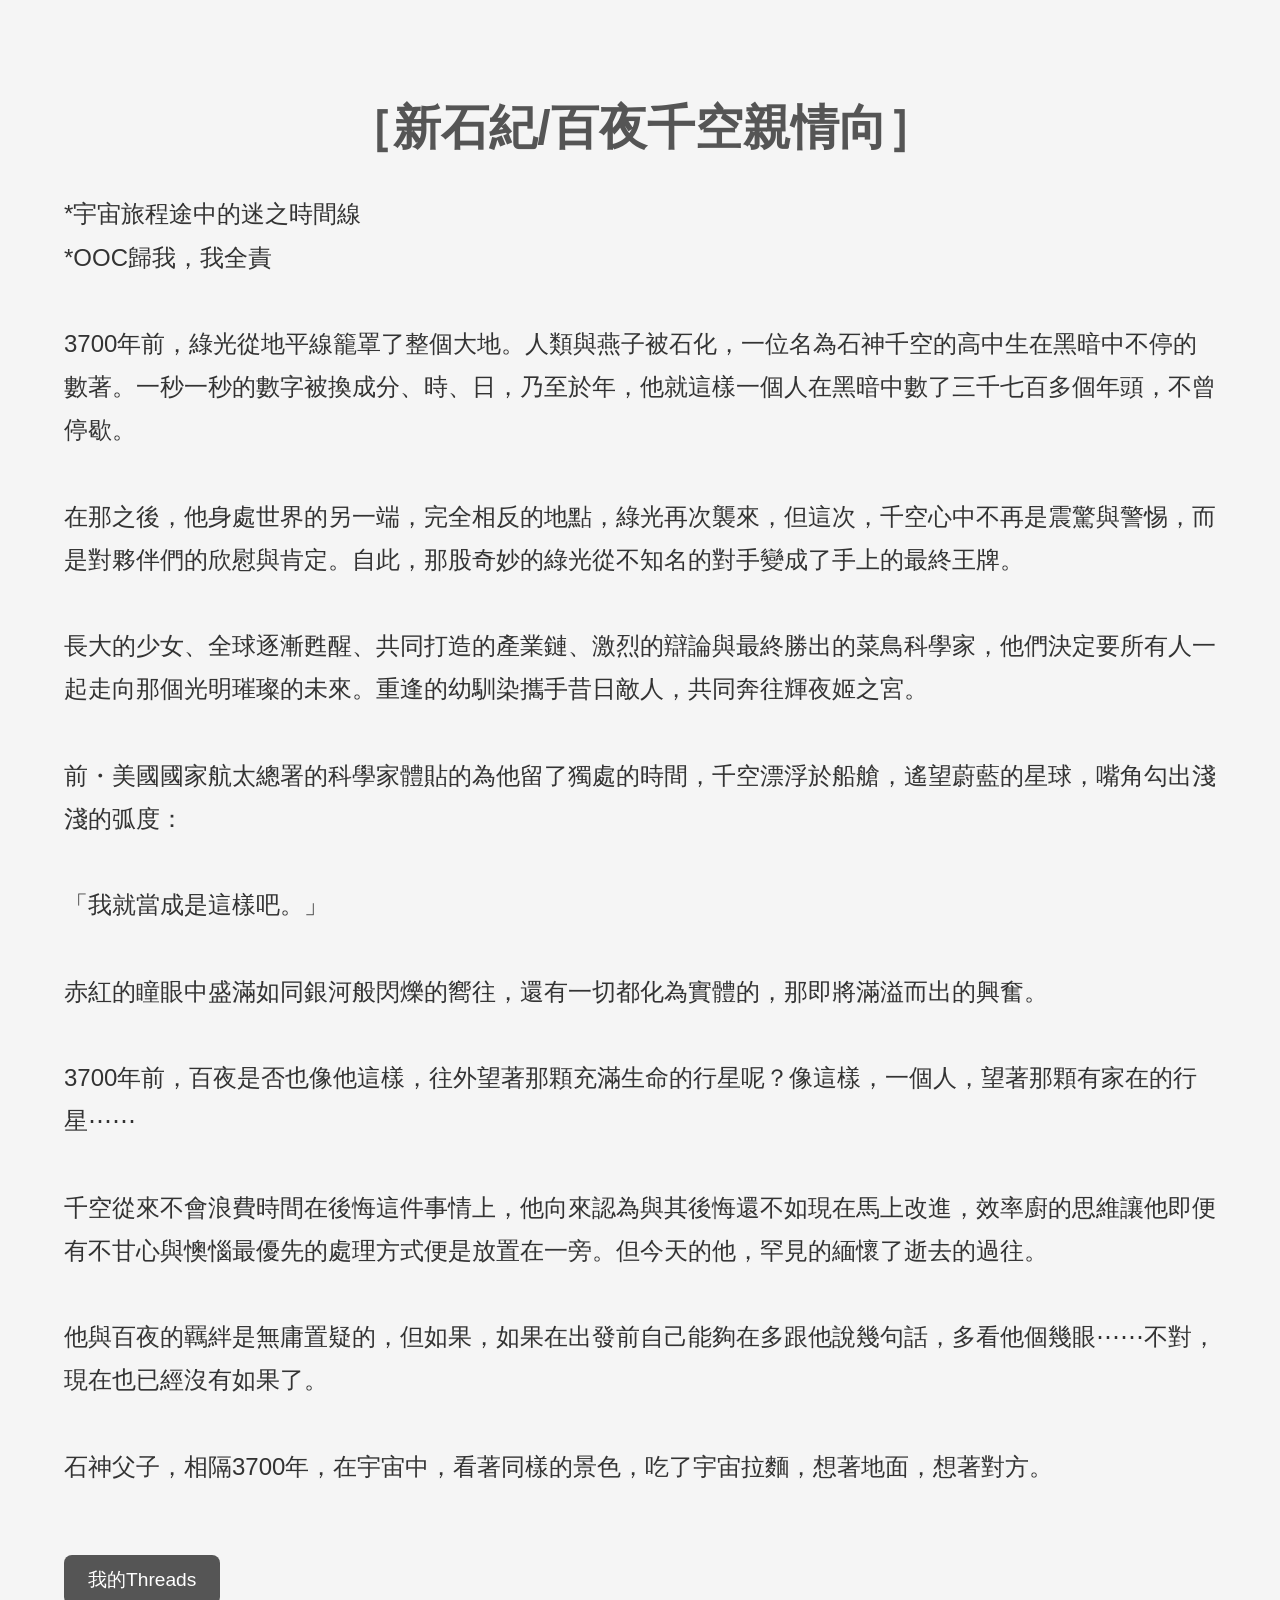
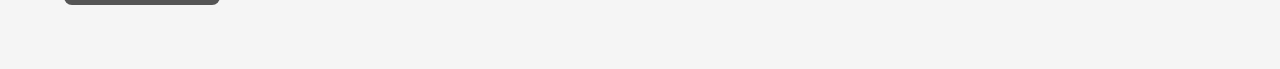
<file: index.html>
<!DOCTYPE html>
<html lang="zh-Hant">
<head>
    <meta charset="UTF-8">
    <meta name="viewport" content="width=device-width, initial-scale=1.0">

    <title>無料的新石紀短篇！</title>
    <link rel="icon" href="m_logo.png">
    <style>
        body {
            background-color: #f5f5f5;

            font-family:
                "Noto Sans TC",
                "Microsoft JhengHei",
                "PingFang TC",
                "Heiti TC",
                sans-serif;

            color: #333;

            /* 不要讓內容緊貼螢幕邊緣 */
            padding: 5vw;
            margin: 0;
        }

        h1 {
            /* 最小 32px，隨螢幕縮放，最大 64px */
            font-size: clamp(24px, 5vw, 48px);
            text-align: center;
            color: #555;
        }

        p {
            /* 最小 16px，隨螢幕縮放，最大 24px */
            font-size: clamp(16px, 2vw, 24px);
            text-align: left;
            /* 中文行距 */
            line-height: 1.8;
        }
        .link-button {
            display: inline-block;
            padding: 12px 24px;

            background-color: #555;
            color: white;

            text-decoration: none;
            border-radius: 8px;

            font-size: clamp(16px, 1.5vw, 20px);

            transition: 0.2s;
        }

        .link-button:hover {
            background-color: #333;
        }
    </style>
</head>
<body>
    <h1>［新石紀/百夜千空親情向］</h1>

    <p>
    *宇宙旅程途中的迷之時間線<br>
    *OOC歸我，我全責<br><br>
    
    3700年前，綠光從地平線籠罩了整個大地。人類與燕子被石化，一位名為石神千空的高中生在黑暗中不停的數著。一秒一秒的數字被換成分、時、日，乃至於年，他就這樣一個人在黑暗中數了三千七百多個年頭，不曾停歇。<br><br>
    
    在那之後，他身處世界的另一端，完全相反的地點，綠光再次襲來，但這次，千空心中不再是震驚與警惕，而是對夥伴們的欣慰與肯定。自此，那股奇妙的綠光從不知名的對手變成了手上的最終王牌。<br><br>
    
    長大的少女、全球逐漸甦醒、共同打造的產業鏈、激烈的辯論與最終勝出的菜鳥科學家，他們決定要所有人一起走向那個光明璀璨的未來。重逢的幼馴染攜手昔日敵人，共同奔往輝夜姬之宮。<br><br>
    
    前・美國國家航太總署的科學家體貼的為他留了獨處的時間，千空漂浮於船艙，遙望蔚藍的星球，嘴角勾出淺淺的弧度：<br><br>
    
    「我就當成是這樣吧。」<br><br>
    
    赤紅的瞳眼中盛滿如同銀河般閃爍的嚮往，還有一切都化為實體的，那即將滿溢而出的興奮。<br><br>
    
    3700年前，百夜是否也像他這樣，往外望著那顆充滿生命的行星呢？像這樣，一個人，望著那顆有家在的行星⋯⋯<br><br>
    
    千空從來不會浪費時間在後悔這件事情上，他向來認為與其後悔還不如現在馬上改進，效率廚的思維讓他即便有不甘心與懊惱最優先的處理方式便是放置在一旁。但今天的他，罕見的緬懷了逝去的過往。<br><br>
    
    他與百夜的羈絆是無庸置疑的，但如果，如果在出發前自己能夠在多跟他說幾句話，多看他個幾眼⋯⋯不對，現在也已經沒有如果了。<br><br>
    
    石神父子，相隔3700年，在宇宙中，看著同樣的景色，吃了宇宙拉麵，想著地面，想著對方。<br><br>
    </p>
    <a
        href="https://www.threads.com/@x000404d?igshid=NTc4MTIwNjQ2YQ=="
        target="_blank"
        rel="noopener noreferrer"
        class="link-button"
    >
        我的Threads
    </a>
</body>
</html>
</file>
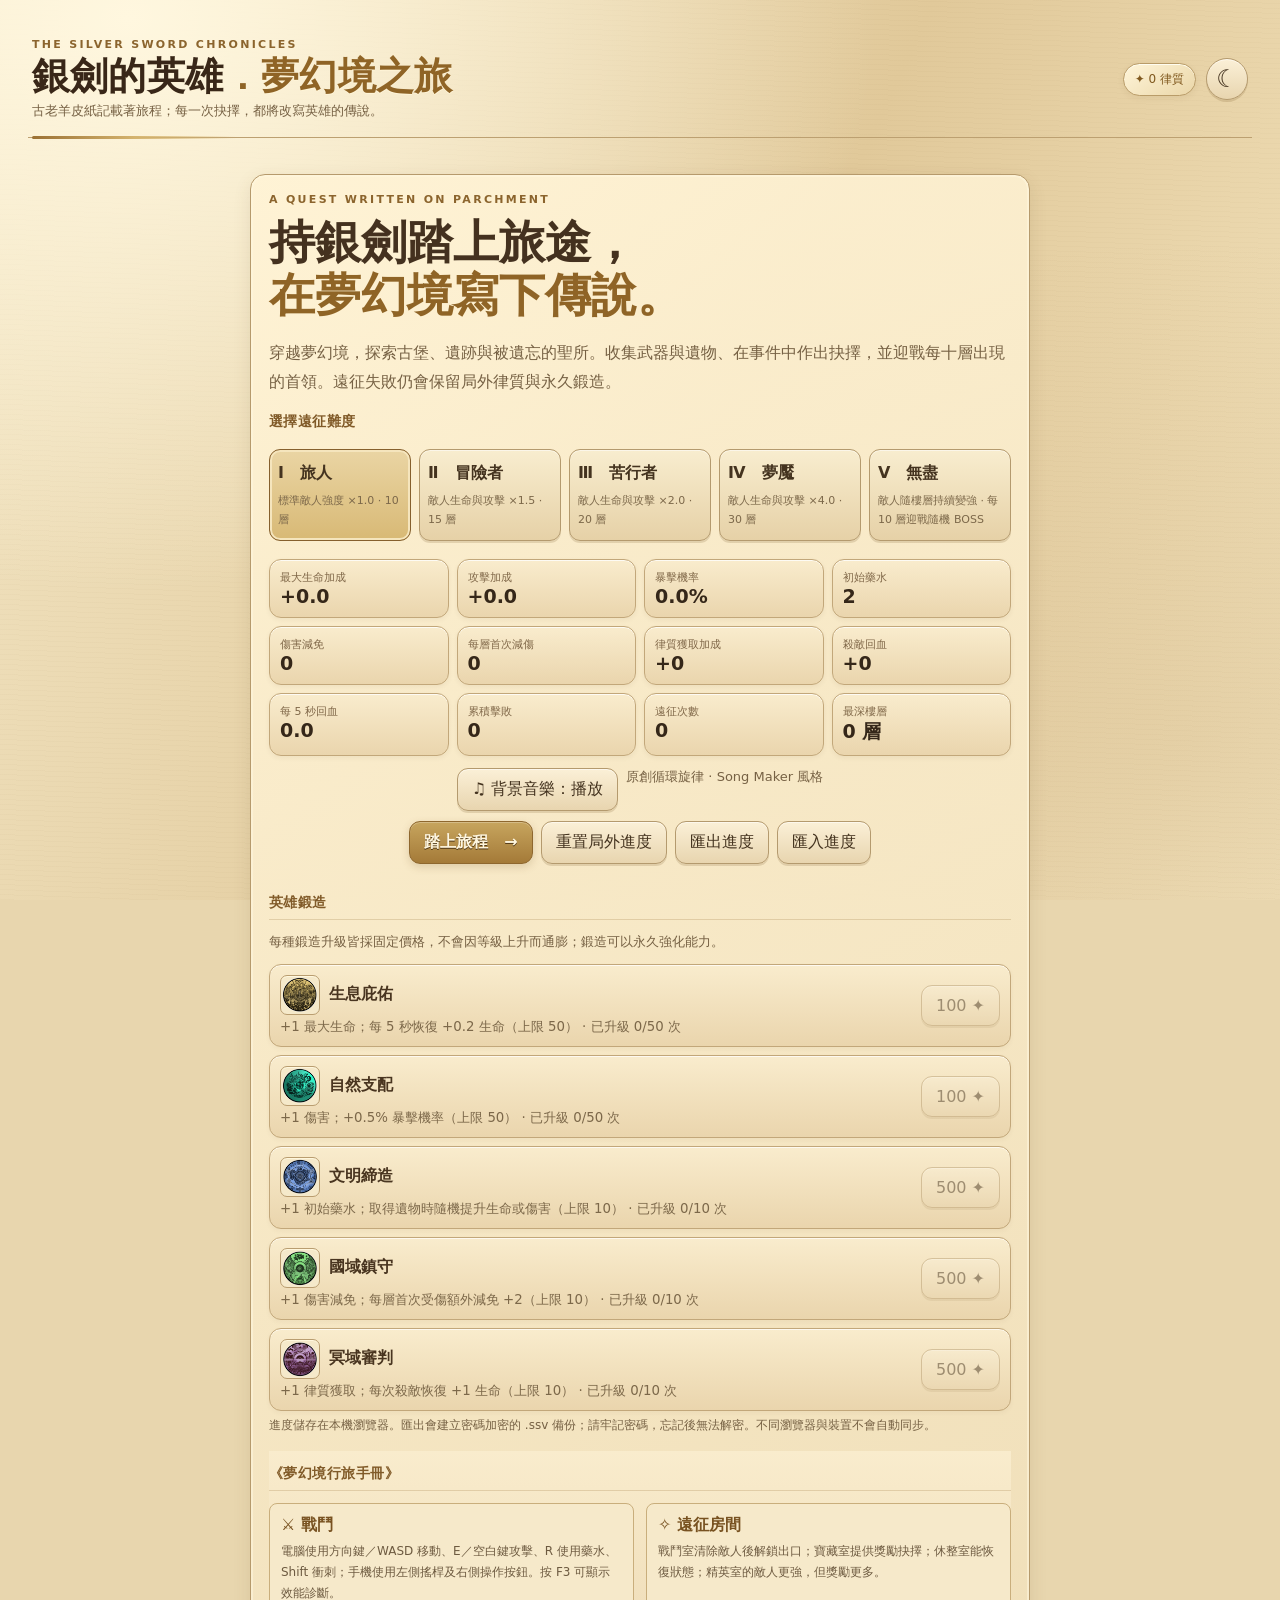
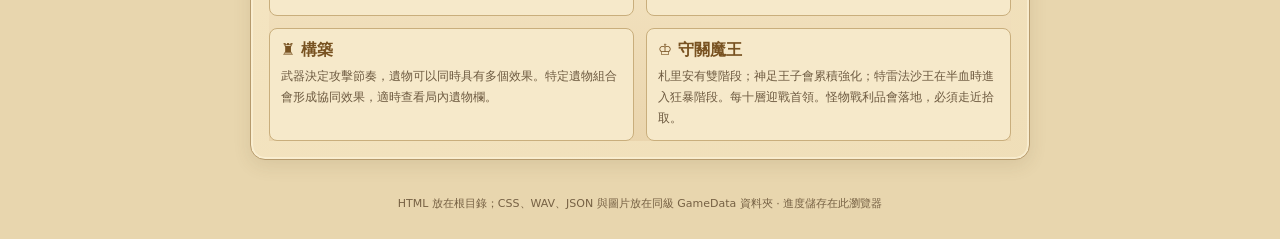
<file: AshDungeon_3.html>
<!doctype html>
<html lang="zh-Hant">
<head>
<meta charset="utf-8"><meta name="viewport" content="width=device-width,initial-scale=1"><meta name="theme-color" content="#e9d9b8"><meta name="description" content="銀劍的英雄．夢幻境之旅：羊皮紙風格的即時戰鬥 Roguelite 遠征。"><title>銀劍的英雄．夢幻境之旅</title>
<link rel="stylesheet" href="./GameData/ashen_combat_fx.css"><style>
:root{--bg:#111318;--panel:#1b1e26;--panel2:#242833;--line:#353b49;--text:#eee9df;--muted:#9da5b5;--gold:#e9bd6b;--red:#e46f6f;--green:#8ed0a0;--blue:#91b9ed}*{box-sizing:border-box}body{margin:0;background:radial-gradient(ellipse at top,#252a36 0,#111318 55%);color:var(--text);font-family:system-ui,-apple-system,"Noto Sans TC","Microsoft JhengHei",sans-serif;min-height:100vh}button,select{font:inherit}button{cursor:pointer;border:1px solid var(--line);border-radius:10px;padding:10px 14px;background:#2b303c;color:var(--text);transition:.15s}button:hover:not(:disabled){border-color:var(--gold);transform:translateY(-1px)}button:disabled{opacity:.35;cursor:not-allowed}.primary{background:var(--gold);color:#211a10;border-color:var(--gold);font-weight:800}.danger{border-color:#754343;background:#402b30}.wrap{max-width:1150px;margin:auto;padding:22px}.top{display:flex;justify-content:space-between;align-items:center;gap:16px;margin-bottom:18px}.eyebrow{font-size:11px;letter-spacing:3px;color:var(--gold);font-weight:800}.brand{font-size:clamp(24px,4vw,38px);font-weight:900;letter-spacing:1px}.sub{color:var(--muted);font-size:13px}.badge{border:1px solid var(--line);border-radius:999px;padding:7px 11px;color:var(--gold);font-size:12px;white-space:nowrap}.layout{display:grid;grid-template-columns:minmax(0,1.6fr) minmax(270px,1fr);gap:16px}.panel{background:linear-gradient(145deg,#20242d,#191c23);border:1px solid var(--line);border-radius:16px;padding:18px;box-shadow:0 12px 30px #0002}.panel h2,.panel h3{margin:0 0 12px}.panel h2{font-size:17px}.panel h3{font-size:14px;color:var(--gold)}.startscreen{max-width:780px;margin:4vh auto}.hero{font-size:clamp(28px,5vw,46px);font-weight:950;line-height:1.15;margin:10px 0}.gold{color:var(--gold)}.intro{line-height:1.8;color:#c4c8d0}.difficulty{display:grid;grid-template-columns:repeat(4,1fr);gap:8px;margin:18px 0}.diff{padding:13px 8px;text-align:left}.diff strong{display:block;margin-bottom:5px}.diff small{color:var(--muted);font-size:11px}.diff.active{border-color:var(--gold);background:#403729;box-shadow:inset 0 0 0 1px #e9bd6b55}.stats{display:grid;grid-template-columns:repeat(4,1fr);gap:8px;margin-bottom:12px}.stat{padding:10px;background:#14171d;border:1px solid #2b303a;border-radius:10px}.stat label{font-size:11px;color:var(--muted);display:block}.stat strong{font-size:19px}.bar{height:6px;background:#353943;border-radius:99px;overflow:hidden;margin-top:6px}.bar span{display:block;height:100%;background:var(--red);transition:width .2s}.bar.blue span{background:var(--blue)}.map{display:grid;grid-template-columns:repeat(9,minmax(0,1fr));gap:5px;max-width:500px;margin:12px auto}.tile{aspect-ratio:1;padding:0;display:flex;align-items:center;justify-content:center;font-size:clamp(14px,3vw,23px);border-radius:7px;background:#272b34;border:1px solid #363b46;position:relative}.tile.floor{background:#20242b}.tile.wall{background:#111318;color:#424854}.tile.player{border-color:var(--gold);box-shadow:inset 0 0 0 2px #e9bd6b44}.tile.enemy{background:#492d33;border-color:#7a454b}.tile.exit{background:#2f4439;border-color:#547a61}.tile.chest{background:#493c28;border-color:#8c6c36}.tile.boss{background:#57272e;border-color:#b94b58}.controls{display:grid;grid-template-columns:repeat(3,1fr);gap:6px;max-width:220px;margin:12px auto}.controls button{padding:12px 4px}.controls .empty{visibility:hidden}.actions{display:flex;gap:8px;flex-wrap:wrap;justify-content:center}.log{height:190px;overflow:auto;display:flex;flex-direction:column;gap:7px;font-size:13px;line-height:1.55}.log p{margin:0;padding:7px 9px;background:#15181e;border-radius:7px;color:#c6cad2}.log p:first-child{color:var(--gold)}.skill-list{display:grid;gap:8px}.weapon-list{display:grid;gap:7px;margin-top:8px}.weapon-item{display:flex;justify-content:space-between;align-items:center;gap:8px;padding:9px;border:1px solid var(--line);border-radius:9px;background:#161920}.weapon-item.active{border-color:var(--gold);background:#403729}.skill{display:flex;justify-content:space-between;align-items:center;gap:12px;padding:10px;border:1px solid var(--line);border-radius:10px;background:#161920}.skill small{display:block;color:var(--muted);margin-top:3px}.section{margin-top:16px}.hidden{display:none!important}.upgrade-grid{display:grid;grid-template-columns:repeat(3,1fr);gap:10px}.upgrade{padding:15px;text-align:left;min-height:130px}.upgrade .ico{font-size:25px}.upgrade strong{display:block;margin:7px 0}.upgrade small{color:var(--muted);line-height:1.5}.modal{position:fixed;inset:0;background:#090a0dcc;display:flex;align-items:center;justify-content:center;padding:20px;z-index:5}.modalbox{max-width:680px;width:100%;background:#1b1e26;border:1px solid #55505a;border-radius:18px;padding:24px;box-shadow:0 25px 100px #0009}.modalbox h2{margin-top:0}.foot{margin-top:18px;text-align:center;color:#737b8b;font-size:11px}.toast{color:var(--green);font-size:13px;min-height:20px}.meta-row{display:flex;justify-content:space-between;align-items:center;padding:9px 0;border-bottom:1px solid #303540;font-size:13px}.meta-row:last-child{border:0}.meta-row span{color:var(--muted)}@media(max-width:760px){.wrap{padding:12px}.layout{grid-template-columns:1fr}.difficulty{grid-template-columns:repeat(2,1fr)}.stats{grid-template-columns:repeat(2,1fr)}.upgrade-grid{grid-template-columns:1fr}.top{align-items:flex-start}.map{gap:3px}.tile{border-radius:5px}.panel{padding:14px}}

.joystick-row{display:flex;flex-direction:column;align-items:center;gap:6px;margin:14px auto;touch-action:none;user-select:none}.joystick{width:150px;height:150px;border-radius:50%;position:relative;border:2px solid #626777;background:radial-gradient(circle,#343b49 0,#202530 62%,#151820 64%);box-shadow:inset 0 0 20px #0008;touch-action:none}.joystick:before,.joystick:after{content:"";position:absolute;background:#59617255}.joystick:before{left:50%;top:9%;bottom:9%;width:1px}.joystick:after{top:50%;left:9%;right:9%;height:1px}.joystick-thumb{position:absolute;width:54px;height:54px;left:50%;top:50%;transform:translate(-50%,-50%);border-radius:50%;border:2px solid var(--gold);background:radial-gradient(circle at 35% 30%,#f6d99d,#ad7d36);box-shadow:0 4px 12px #0008;pointer-events:none}.joy-note{font-size:11px;color:var(--muted)}.tile{overflow:visible}.tile.enemy,.tile.boss{transition:filter .15s}

.forge-heading{display:flex;align-items:center;gap:9px;margin-bottom:2px}.forge-info{flex:1;min-width:0}.forge-icon{width:40px;height:40px;flex:0 0 40px;display:inline-flex;align-items:center;justify-content:center;font-size:28px;border:1px solid #3b414f;border-radius:9px;background:#10141b;overflow:hidden}.forge-icon .game-icon-image{width:100%;height:100%;object-fit:contain}.weapon-icon{display:inline-flex;vertical-align:middle;align-items:center;justify-content:center;width:27px;height:27px;margin-right:5px;font-size:21px}.weapon-icon .game-icon-image{width:100%;height:100%;object-fit:contain}.forge-skill{align-items:center}
</style>
<style id="silverParchmentTheme">
:root{--bg:#e9d9b8;--panel:#f5e7c8;--panel2:#ead8b2;--line:#b9a37d;--text:#3e3020;--muted:#78664a;--gold:#8d642b;--red:#9a3f36;--green:#426747;--blue:#466d8d;--ink:#3c2c1b;--paper:#f5e9ca;--paper-dark:#e5d1a8;--silver:#8d969f}
html{background:#d8c398}body{color:var(--text);background-color:#e9d9b8;background-image:radial-gradient(ellipse at 12% 3%,#fff5da 0,transparent 44%),radial-gradient(ellipse at 88% 82%,#c5a87933 0,transparent 45%),repeating-linear-gradient(3deg,#6e512405 0,#6e512405 1px,transparent 1px,transparent 4px),linear-gradient(115deg,#efe2c3,#e3d0a9 50%,#eddfbf);font-family:Georgia,"Noto Serif TC","Songti TC","PMingLiU",serif}
body:before{content:"";position:fixed;inset:0;pointer-events:none;opacity:.2;z-index:-1;background:repeating-linear-gradient(90deg,transparent 0,transparent 7px,#8e71431a 8px,transparent 9px);mix-blend-mode:multiply}
button,select,input{font-family:inherit}button{color:#44331f;background:linear-gradient(#fbf0d7,#e8d5af);border-color:#b49a6e;box-shadow:0 2px 0 #b49a6e55, inset 0 1px #fff8d9;transition:transform .12s,border-color .12s,box-shadow .12s}button:hover:not(:disabled){border-color:#815923;box-shadow:0 3px 0 #9a784633;transform:translateY(-1px)}button:disabled{opacity:.48}.primary{background:linear-gradient(#c6a15a,#a7803d);color:#fff8e4;border-color:#8d642b;text-shadow:0 1px #503817}.danger{color:#6e2925;background:linear-gradient(#f4dfc9,#e7c7ad);border-color:#b17a60}
.wrap{max-width:1240px}.top{padding:12px 2px 16px;border-bottom:3px double #b99d70}.eyebrow{color:#7e5a2a;letter-spacing:2px}.brand{color:#3d2b1b;text-shadow:0 1px #fff4d7;letter-spacing:.4px}.gold{color:#8f6426}.badge{background:#f4e5c5;color:#80591f;border-color:#bca174;box-shadow:inset 0 1px #fff8de}.panel{background:linear-gradient(150deg,#fbf0d6ee,#f1e0bded);border:1px solid #b69a6d;border-radius:11px;box-shadow:0 6px 18px #5d452019,inset 0 0 0 3px #fff6dc66}.panel h3{color:#7c5625}.sub,.intro{color:#6f5d43}.intro{line-height:1.85}.stat,.live-stat,.skill,.weapon-item{background:#ead8b6;border-color:#c8af82;color:#443421;box-shadow:inset 0 1px #fff4d6}.stat strong,.live-stat strong{color:#3c2c1b}.difficulty .diff{background:linear-gradient(#f8edcf,#e6d1a7)}.difficulty .diff.active{background:linear-gradient(#ead5a4,#d8b975);border-color:#86602d;box-shadow:inset 0 0 0 2px #f5e5bd}.map{background-color:#e7d3a9!important;border:3px double #9f8257!important;box-shadow:inset 0 0 0 4px #f8eac8, inset 0 0 28px #97744730}.arena-wall{background:linear-gradient(135deg,#b6a17b,#8b7657)!important;border-color:#6b583e!important;box-shadow:inset 0 0 0 2px #caba98,0 2px 2px #392a1b33}.arena-actor .arena-name{color:#342617;text-shadow:0 1px #f8eaca}.arena-actor.enemy .arena-sprite{filter:drop-shadow(0 2px 2px #49271955)}.arena-actor.player .arena-sprite{filter:drop-shadow(0 2px 2px #24476b55)}.arena-hp{background:#ccb99a;border:1px solid #887353}.arena-hp span{background:linear-gradient(90deg,#9b3934,#cf6552)}.arena-actor.player .arena-hp span{background:linear-gradient(90deg,#4c704f,#7b9d64)}.arena-exit,.arena-chest,.arena-search{filter:drop-shadow(0 1px 1px #5a3c20a0)}.attack-range-ring{border-color:#7d6ca3!important;background:#bdaedf17!important}.log{background:#f8edcf;border-color:#c4aa7c;color:#4e3a24}.log p{border-bottom-color:#d8c39d}.boss-info{background:#f0d9be;color:#7a302c;border-color:#b87b66}.modal{background:#49351f75;backdrop-filter:blur(2px)}.modalbox{background:linear-gradient(150deg,#fbefd1,#e8d4ad);border-color:#a98c60;box-shadow:0 18px 45px #38241155,inset 0 0 0 3px #fff4d4}.upgrade{background:linear-gradient(#f8edcf,#e7d3ac);border-color:#c1a477}.upgrade strong{color:#4b351e}.upgrade small{color:#7a684d}.toast{background:#f6e6c3;color:#554027;border-color:#bfa174}.foot{color:#806e53}.section{border-top-color:#c7ad80}.meta-row{border-bottom-color:#d2bd97}.forge-icon{color:#82602d}.weapon-item.active{background:#e6d1a4;border-color:#8b642d;box-shadow:inset 0 0 0 1px #b28c4f66}.target-status{margin:6px 0 10px;padding:8px 11px;background:#eee0bd;border:1px dashed #b79a6d;border-radius:8px;color:#665135;font-size:12px}.starter-choice{display:flex;align-items:center;justify-content:space-between;gap:18px;padding:13px;margin:12px 0;background:#eee0bd;border:1px solid #c1a477;border-radius:9px}.starter-choice label{display:flex;flex-direction:column;gap:4px}.starter-choice select{min-width:190px;max-width:100%;padding:9px;border:1px solid #b9a078;border-radius:7px;background:#fff2d2;color:#44331f}.codex{margin-top:15px;background:#efdfbb}.codex-grid{display:grid;grid-template-columns:repeat(2,minmax(0,1fr));gap:12px}.codex-grid>div{padding:11px;border:1px solid #c9ae7c;border-radius:8px;background:#f6e9ca}.codex-grid b{color:#785221}.codex-grid p{margin:5px 0 0;font-size:12px;line-height:1.75;color:#6d5a40}.build-panel{margin-top:12px;padding:12px;background:#efe0bc;border:1px solid #c7ab7b;border-radius:9px}.build-panel h4{margin:0 0 8px;color:#795421}.build-panel .synergy{padding:7px 8px;margin:5px 0;border-left:3px solid #78916c;background:#f8edce;font-size:12px}.build-panel .synergy.inactive{opacity:.55;border-left-color:#bca77c}.weapon-dps{display:block;margin-top:3px;color:#7b633f;font-size:11px}.arena-actor{pointer-events:auto;cursor:crosshair;will-change:left,top;transition:left .055s linear,top .055s linear}.target-lock-marker{position:absolute;z-index:13;transform:translate(-50%,-50%);color:#9b3c31;font-size:25px;text-shadow:0 1px #fff1cf;pointer-events:none;animation:targetMarkPulse .7s ease-in-out infinite alternate}@keyframes targetMarkPulse{from{opacity:.65;transform:translate(-50%,-50%) scale(.85)}to{opacity:1;transform:translate(-50%,-50%) scale(1.08)}}.arena-actor.elite .arena-sprite{filter:drop-shadow(0 0 5px #a76627);outline:2px solid #b47f34;outline-offset:2px;border-radius:50%}.arena-actor.target-locked .arena-sprite{outline:3px solid #a63d32;outline-offset:5px;border-radius:50%;filter:drop-shadow(0 0 7px #d16b43)}.arena-actor.target-locked:after{content:"◆";position:absolute;top:-26px;left:50%;transform:translateX(-50%);color:#9e3c32;font-size:16px;text-shadow:0 1px #fff3d8}.enemy-attack-warning{position:absolute;z-index:12;transform:translate(-50%,-50%);width:29px;height:29px;border:2px solid #a34036;border-radius:50%;background:#e6a59a77;color:#7c2d27;text-align:center;font:bold 18px/25px Georgia,serif;pointer-events:none;box-shadow:0 0 0 4px #b74f3b22;animation:attackWarningPulse .36s ease-in-out infinite alternate}.magic-charge-marker{color:#9a762b!important;background:#fff0b8bd!important;border-color:#8d642b!important;box-shadow:0 0 0 4px #d3aa4f44,0 0 15px #d3aa4f99!important}.boss-warning-lane{background:#b7473c55!important;border-color:#8c2e2b!important}.elite-label{color:#945f22;font-weight:800}.save-help{color:#806a4a;font-size:12px;margin-top:5px}.section h3{letter-spacing:.3px}.arena-actor.bleeding .arena-sprite{filter:drop-shadow(0 0 5px #a33b33)!important}.arena-actor.bleeding:before{content:'🩸';position:absolute;right:-9px;top:-12px;font-size:14px;z-index:15;filter:drop-shadow(0 1px #fff0cb)}.scenario-chance{display:block;color:#486b48;font-weight:700;margin-top:4px}.scenario-cost{color:#91473d}.scenario-lock{color:#9a3b33}.save-help{line-height:1.65}@keyframes attackWarningPulse{from{transform:translate(-50%,-50%) scale(.9);opacity:.7}to{transform:translate(-50%,-50%) scale(1.08);opacity:1}}
@media(max-width:760px){.wrap{padding:12px}.layout{grid-template-columns:minmax(0,1fr)}.starter-choice{align-items:stretch;flex-direction:column;gap:8px}.starter-choice select{width:100%}.codex-grid{grid-template-columns:1fr}.top{align-items:flex-start}.badge{white-space:normal}}
</style>


<style id="silver-final-theme-fixes">
body,button,select,input,textarea,.hero,h1,h2,h3,h4,.arena-actor .arena-name,.enemy-attack-warning,.magic-charge-marker{font-family:system-ui,-apple-system,"Noto Sans TC","Microsoft JhengHei","PingFang TC","Heiti TC",sans-serif!important}
#gameScreen #map.map{border:0!important;outline:0!important;box-shadow:none!important;background-color:#e7d3a9!important}
.magic-charge-marker{color:#94713a!important;background:rgba(231,211,169,.88)!important;border:1px solid #c7ad80!important;border-radius:5px!important;box-shadow:0 0 0 2px rgba(199,173,128,.16)!important;text-shadow:0 1px #f8edcf!important;filter:none!important}
.arena-chest{filter:drop-shadow(0 1px 2px #8b7657)!important;background:transparent!important;border:0!important;box-shadow:none!important}
.arena-loot{position:absolute;z-index:4;display:flex;align-items:center;justify-content:center;transform:translate(-50%,-50%);width:3.4%;min-width:21px;aspect-ratio:1;border:1px solid #c7ad80;border-radius:50%;background:rgba(231,211,169,.74);color:#8a642e;font-size:clamp(14px,2.2vw,22px);line-height:1;text-shadow:0 1px #f8edcf;box-shadow:0 1px 2px #947b4b22;pointer-events:none;animation:groundLootPulse 1.4s ease-in-out infinite alternate}
.arena-loot[title^="夢境律質"]{color:#97702f;border-color:#bba071}.arena-loot[title^="遺物"]{color:#8e773d;border-color:#c1a77a}
@keyframes groundLootPulse{from{opacity:.72;transform:translate(-50%,-50%) scale(.92)}to{opacity:1;transform:translate(-50%,-50%) scale(1.04)}}
.enemy-attack-warning.boss-charge-warning{border-color:#9f5f2c;background:rgba(218,157,91,.38);color:#754321;box-shadow:0 0 0 4px rgba(159,95,44,.15)}
</style>

</head><body><div class="wrap">
<header class="top"><div><div class="eyebrow">THE SILVER SWORD CHRONICLES</div><div class="brand">銀劍的英雄<span class="gold">．夢幻境之旅</span></div><div class="sub">古老羊皮紙記載著旅程；每一次抉擇，都將改寫英雄的傳說。</div></div><div class="badge" id="headerMeta">✦ 0 律質</div></header>
<section id="startScreen" class="panel startscreen"><div class="eyebrow">A QUEST WRITTEN ON PARCHMENT</div><div class="hero">持銀劍踏上旅途，<br><span class="gold">在夢幻境寫下傳說。</span></div><p class="intro">穿越夢幻境，探索古堡、遺跡與被遺忘的聖所。收集武器與遺物、在事件中作出抉擇，並迎戰每十層出現的首領。遠征失敗仍會保留局外律質與永久鍛造。</p><h3>選擇遠征難度</h3><div class="difficulty" id="difficultyList"></div><div class="stats meta-stats"><div class="stat"><label>最大生命加成</label><strong id="metaHp">+0.0</strong></div><div class="stat"><label>攻擊加成</label><strong id="metaAtk">+0.0</strong></div><div class="stat"><label>暴擊機率</label><strong id="metaCrit">0.0%</strong></div><div class="stat"><label>初始藥水</label><strong id="metaPot">2</strong></div><div class="stat"><label>傷害減免</label><strong id="metaDR">0</strong></div><div class="stat"><label>每層首次減傷</label><strong id="metaLayerDR">0</strong></div><div class="stat"><label>律質獲取加成</label><strong id="metaShard">+0</strong></div><div class="stat"><label>殺敵回血</label><strong id="metaKillHeal">+0</strong></div><div class="stat"><label>每 5 秒回血</label><strong id="metaRegen">+0.0</strong></div><div class="stat"><label>累積擊敗</label><strong id="metaKills">0</strong></div><div class="stat"><label>遠征次數</label><strong id="metaRuns">0</strong></div><div class="stat"><label>最深樓層</label><strong id="metaBest">0 / 10</strong></div></div><div class="actions" style="margin:10px 0"><button id="musicToggle">♫ 背景音樂：開啟／暫停</button><span class="sub">原創循環旋律 · Song Maker 風格</span></div><div class="actions"><button class="primary" id="startBtn">踏上旅程　→</button><button id="resetMeta">重置局外進度</button><button id="exportSaveBtn">匯出進度</button><button id="importSaveBtn">匯入進度</button><input id="importSaveFile" type="file" accept=".ssv,.json,application/json,application/octet-stream" hidden></div><div class="section"><h3>英雄鍛造</h3><p class="sub">每種鍛造升級皆採固定價格，不會因等級上升而通膨；鍛造可以永久強化能力。</p><div id="metaShop" class="skill-list"></div></div><div class="section codex"><h3>《夢幻境行旅手冊》</h3><div class="codex-grid"><div><b>⚔ 戰鬥</b><p>電腦使用方向鍵／WASD 移動、E／空白鍵攻擊、R 使用藥水、Shift 衝刺；手機使用左側搖桿及右側操作按鈕。按 F3 可顯示效能診斷。</p></div><div><b>✧ 遠征房間</b><p>戰鬥室清除敵人後解鎖出口；寶藏室提供獎勵抉擇；休整室能恢復狀態；精英室的敵人更強，但獎勵更多。</p></div><div><b>♜ 構築</b><p>武器決定攻擊節奏，遺物可以同時具有多個效果。特定遺物組合會形成協同效果，適時查看局內遺物欄。</p></div><div><b>♔ 守關魔王</b><p>札里安有雙階段；神足王子會累積強化；特雷法沙王在半血時進入狂暴階段。每十層迎戰首領。怪物戰利品會落地，必須走近拾取。</p></div></div></div></section>
<section id="gameScreen" class="hidden">
<div class="layout"><div class="panel"><div style="display:flex;justify-content:space-between;gap:10px;align-items:center"><div><h2 id="roomTitle">第一層：銀霧入口</h2><div class="sub" id="roomDesc">探索道路、搜集戰利品，並尋找通往下一層的出口。</div></div><span class="badge" id="roomBadge">即時戰鬥</span></div><div class="map" id="map" aria-label="地城自由移動地圖"></div>
<div id="bossInfo" class="boss-info hidden" aria-live="polite"></div>
<div class="dpad" aria-label="按住方向鍵持續移動">
  <span class="dpad-empty"></span><button type="button" data-dir="up" aria-label="向上">▲</button><span class="dpad-empty"></span>
  <button type="button" data-dir="left" aria-label="向左">◀</button><button type="button" data-dir="down" aria-label="向下">▼</button><button type="button" data-dir="right" aria-label="向右">▶</button>
  <div class="dpad-note">按住可持續移動；可同時按兩個方向斜向移動。電腦使用方向鍵／WASD。</div>
</div>
<div class="combat-readout"><div class="life-readout"><span>生命值</span><strong id="lifeValue">30 / 30</strong><div class="bar"><span id="lifeBar" style="width:100%"></span></div></div><div class="attack-readout"><span>攻擊力</span><strong id="attackValue">5.0</strong></div></div>
<div class="actions"><button id="attackBtn" class="danger">⚔ 攻擊（E）</button><button id="potionBtn">✚ 使用藥水（R）</button></div><div id="targetStatus" class="target-status" aria-live="polite" style="display:none"></div><div class="perf-tools"><button id="perfToggleBtn" type="button" aria-expanded="false">效能監測</button><div id="perfPanel" class="perf-panel hidden" aria-live="polite">等待戰鬥資料…</div></div><div class="section"><h3>冒險紀錄</h3><div class="log" id="log"></div></div></div>
<div><div class="panel"><h2>局內即時數值面板</h2><div id="liveStats" class="live-stat-grid"><div class="live-stat"><span>生命值（當前／最大）</span><strong id="liveHp">—</strong></div><div class="live-stat"><span>當前最大 HP</span><strong id="liveMaxHp">—</strong></div><div class="live-stat"><span>攻擊力</span><strong id="liveAtk">—</strong></div><div class="live-stat"><span>暴擊機率</span><strong id="liveCrit">—</strong></div><div class="live-stat"><span>常駐減傷</span><strong id="liveDR">—</strong></div><div class="live-stat"><span>本層首次額外減傷</span><strong id="liveLayerDR">—</strong></div><div class="live-stat"><span>回血量／每 5 秒</span><strong id="liveRegen">—</strong></div><div class="live-stat"><span>藥水治療量</span><strong id="livePotionHeal">—</strong></div><div class="live-stat"><span>剩餘藥水</span><strong id="livePotions">—</strong></div><div class="live-stat"><span>移動速度</span><strong id="liveMoveSpeed">—</strong></div><div class="live-stat"><span>武器攻擊半徑</span><strong id="liveRange">—</strong></div><div class="live-stat"><span>命中冷卻／空揮冷卻</span><strong id="liveCooldown">—</strong></div></div><div class="section"><h3>本次遠征</h3><div class="meta-row"><b>難度</b><span id="runDifficulty">旅人</span></div><div class="meta-row"><b>本局律質</b><span id="runShards">0</span></div><div class="meta-row"><b>本局擊殺</b><span id="runKills">0</span></div><div class="meta-row"><b>遺物數量</b><span id="relicCount">0 件</span></div></div><div class="section"><h3>武器欄</h3><div class="sub">裝備武器會改變攻擊倍率與射程。</div><div id="weaponList" class="weapon-list"></div></div><div class="section"><h3>本局遺物</h3><div id="relics" class="skill-list"><div class="sub">尚未取得遺物。</div></div></div><div class="section"><h3>操作提示</h3><p class="sub" style="line-height:1.8">電腦：方向鍵／WASD 移動、E／空白鍵攻擊、R 使用藥水、Shift 衝刺；手機：左側搖桿移動，右側按鈕攻擊、回血與衝刺。靠近星芒印記可調查，清除敵人後即可前往出口。</p></div><button id="giveUpBtn" class="danger" style="width:100%;margin-top:14px">結束本次遠征</button></div></div></div></section>
<audio id="bgm" src="./GameData/ashen_dungeon_bgm.wav" loop preload="auto"></audio><div class="foot">HTML 放在根目錄；CSS、WAV、JSON 與圖片放在同級 GameData 資料夾 · 進度儲存在此瀏覽器</div></div>
<div id="modal" class="modal hidden"><div class="modalbox" id="modalContent"></div></div>
<script>
const $=id=>document.getElementById(id);const DIFFS=[{name:'旅人',desc:'標準敵人強度 ×1.0',hp:1,atk:1,reward:1},{name:'冒險者',desc:'敵人生命與攻擊 ×1.5',hp:1.5,atk:1.5,reward:1.7},{name:'苦行者',desc:'敵人生命與攻擊 ×2.0',hp:2,atk:2,reward:2.2},{name:'夢魘',desc:'敵人生命與攻擊 ×4.0',hp:4,atk:4,reward:3.0}];
const SHOP=[{id:'life',name:'生息庇佑',desc:'+1 最大生命；每 5 秒恢復 +0.2 生命（上限 50）',cost:100,max:50,iconFile:'生息.png',fallbackIcon:'♥'},{id:'nature',name:'自然支配',desc:'+1 傷害；+0.5% 暴擊機率（上限 50）',cost:100,max:50,iconFile:'自然.png',fallbackIcon:'⚔'},{id:'civil',name:'文明締造',desc:'+1 初始藥水；取得遺物時隨機提升生命或傷害（上限 10）',cost:500,max:10,iconFile:'文明.png',fallbackIcon:'⚗'},{id:'nation',name:'國域鎮守',desc:'+1 傷害減免；每層首次受傷額外減免 +2（上限 10）',cost:500,max:10,iconFile:'國域.png',fallbackIcon:'🛡'},{id:'underworld',name:'冥域審判',desc:'+1 律質獲取；每次殺敵恢復 +1 生命（上限 10）',cost:500,max:10,iconFile:'冥域.png',fallbackIcon:'☠'}];
let WEAPONS=[{id:'short',name:'短劍',icon:'🗡️',fallbackIcon:'🗡️',mult:1,range:1,cooldown:1500,wall:false,attackFx:'fx-short'},{id:'long',name:'長劍',icon:'⚔️',fallbackIcon:'⚔️',mult:1.5,range:1,cooldown:2000,wall:false,attackFx:'fx-long'},{id:'spear',name:'長槍',icon:'🔱',fallbackIcon:'🔱',mult:1,range:2,cooldown:1800,wall:false,attackFx:'fx-spear'},{id:'bow',name:'長弓',icon:'🏹',fallbackIcon:'🏹',mult:1,range:2,cooldown:2000,wall:true,attackFx:'fx-arrow'},{id:'gunlance',name:'銃槍',icon:'🔫',fallbackIcon:'🔫',mult:0.4,range:3,cooldown:700,wall:false,attackFx:'fx-bullet'}];let BUFFS=[{name:'銳刃',desc:'本局攻擊力 +2',apply:r=>r.atk+=2},{name:'厚甲',desc:'最大生命 +8，並恢復 8 點生命',apply:r=>{r.maxHp+=8;r.hp=Math.min(r.maxHp,r.hp+8)}},{name:'藥劑熟練',desc:'藥水治療量 +6',apply:r=>r.potHeal+=6},{name:'迅捷步伐',desc:'本局每次受傷減少 1 點（最低 1）',apply:r=>r.armor=(r.armor||0)+1},{name:'靈魂收割',desc:'每次擊殺額外獲得 3 律質',apply:r=>r.bonusShard+=3},{name:'獵手本能',desc:'暴擊機率 +15%',apply:r=>r.crit=Math.min(1,r.crit+.15)}];let meta=loadMeta(),difficulty=0,run=null;meta.up=Object.assign({life:0,nature:0,civil:0,nation:0,underworld:0},meta.up||{});function loadMeta(){try{return Object.assign({shards:0,up:{life:0,nature:0,civil:0,nation:0,underworld:0},kills:0,runs:0,best:0},JSON.parse(localStorage.getItem('ashen_meta')||'{}'))}catch{return {shards:0,up:{life:0,nature:0,civil:0,nation:0,underworld:0},kills:0,runs:0,best:0}}}function saveMeta(){localStorage.setItem('ashen_meta',JSON.stringify(meta));renderMeta()}
function renderMeta(){
 $('headerMeta').textContent='✦ '+meta.shards+' 律質';$('metaAtk').textContent='+'+meta.up.nature.toFixed(1);$('metaHp').textContent='+'+meta.up.life.toFixed(1);$('metaCrit').textContent=(meta.up.nature*.5).toFixed(1)+'%';$('metaPot').textContent=2+meta.up.civil;$('metaDR').textContent=meta.up.nation;$('metaLayerDR').textContent=2*meta.up.nation;$('metaShard').textContent='+'+meta.up.underworld;$('metaKillHeal').textContent='+'+meta.up.underworld;$('metaRegen').textContent=(meta.up.life*.2).toFixed(1);$('metaKills').textContent=meta.kills;$('metaRuns')&&($('metaRuns').textContent=Number(meta.runs)||0);$('metaBest')&&($('metaBest').textContent=`${Number(meta.best)||0} / 10`);
 $('difficultyList').innerHTML=DIFFS.map((d,i)=>`<button class="diff ${difficulty===i?'active':''}" data-diff="${i}"><strong>${['Ⅰ','Ⅱ','Ⅲ','Ⅳ'][i]}　${d.name}</strong><small>${d.desc}</small></button>`).join('');
 $('metaShop').innerHTML=SHOP.map(s=>`<div class="skill forge-skill"><div class="forge-info"><div class="forge-heading"><span class="forge-icon" data-icon-src="${escapeHtmlText(s.iconFile)}" data-fallback="${escapeHtmlText(s.fallbackIcon)}"></span><b>${escapeHtmlText(s.name)}</b></div><small>${escapeHtmlText(s.desc)} · 已升級 ${meta.up[s.id]}/${s.max} 次</small></div><button data-buy="${s.id}" ${meta.shards<s.cost||meta.up[s.id]>=s.max?'disabled':''}>${s.cost} ✦</button></div>`).join('');
 $('metaShop').querySelectorAll('.forge-icon').forEach(el=>setIconContent(el,el.dataset.iconSrc,el.dataset.fallback||'✧'));
}
$('difficultyList').addEventListener('click',e=>{let b=e.target.closest('[data-diff]');if(b){difficulty=+b.dataset.diff;renderMeta()}});$('metaShop').addEventListener('click',e=>{let b=e.target.closest('[data-buy]');if(!b)return;let s=SHOP.find(x=>x.id===b.dataset.buy);if(meta.shards<s.cost||meta.up[s.id]>=s.max)return;meta.shards-=s.cost;meta.up[s.id]++;saveMeta();logMeta('鍛造完成：'+s.name+'。')});function logMeta(t){let el=$('metaShop');let p=document.createElement('div');p.className='toast';p.textContent=t;el.prepend(p);setTimeout(()=>p.remove(),2500)}
const names=['銀霧入口','斷裂長廊','失落祭室','沉眠兵營','腐朽花園','無聲圖書庫','血色熔爐','空洞聖堂','王座前庭','夢境王座'];let ENEMIES=[];let RELICS=[];let BOSS_DATA={dreamKing:{baseHp:84,speed:136}};let MONSTER_CONFIG={boss:BOSS_DATA.dreamKing};
function startRun(){const d=DIFFS[difficulty],maxHp=30+meta.up.life;run={floor:1,hp:maxHp,maxHp,baseMoveSpeed:200,speedPercent:0,moveSpeed:200,atk:5+meta.up.nature,pots:2+meta.up.civil,shards:0,kills:0,relics:[],bonusShard:meta.up.underworld,regen:meta.up.life*.2,potHeal:12,guard:0,guardBase:meta.up.nation,guardLayer:2*meta.up.nation,guardUsed:false,crit:Math.min(1,meta.up.nature*.005),armor:0,weapon:'short',weapons:['short'],buffs:[],turn:0,explored:false,done:false,diff:d,map:[],player:{x:1,y:1},enemies:[],chests:[],exit:{x:7,y:5},roomSearched:false};$('startScreen').classList.add('hidden');$('gameScreen').classList.remove('hidden');$('runDifficulty').textContent=d.name;makeRoom();addLog('你踏入夢幻境。羊皮紙地圖邊緣寫著古老誓言，銀劍在鞘中微微鳴響。');render()}
function makeRoom(){run.player={x:1,y:1};run.exit={x:7,y:5};run.map=[];for(let y=0;y<7;y++){let row=[];for(let x=0;x<9;x++)row.push((x===0||x===8||y===0||y===6)?'wall':'floor');run.map.push(row)}run.map[5][7]='exit';
// 生成內部牆壁；每次加牆後檢查所有可走格仍彼此連通，確保不會封死道路。
const connected=()=>{const seen=new Set(['1,1']),q=[[1,1]];for(let i=0;i<q.length;i++){const [x,y]=q[i];for(const [dx,dy] of [[1,0],[-1,0],[0,1],[0,-1]]){const nx=x+dx,ny=y+dy,k=nx+','+ny;if(nx>0&&nx<8&&ny>0&&ny<6&&run.map[ny][nx]!=='wall'&&!seen.has(k)){seen.add(k);q.push([nx,ny])}}}for(let y=1;y<6;y++)for(let x=1;x<8;x++)if(run.map[y][x]!=='wall'&&!seen.has(x+','+y))return false;return seen.has('7,5')};let candidates=[];for(let y=2;y<5;y++)for(let x=2;x<7;x++)if(!(x===4&&y===3))candidates.push({x,y});candidates.sort(()=>Math.random()-.5);for(const p of candidates){if(Math.random()<.23){run.map[p.y][p.x]='wall';if(!connected())run.map[p.y][p.x]='floor'}}if(run.floor===10)run.map[3][4]='floor';run.enemies=[];run.chests=[];run.roomSearched=false;run.guardThisRoom=false;run.guardUsed=false;let n=run.floor===10?1:Math.min(4,1+Math.floor(run.floor/3));for(let i=0;i<n;i++){let p=randomFloor();if(run.floor===10){p={x:4,y:3};}const regularEnemies=ENEMIES.filter(m=>!m.supportOnly&&Number(m.spawnFromFloor||1)<=run.floor);const monsterPool=regularEnemies.length?regularEnemies:ENEMIES.filter(m=>!m.supportOnly);let base=monsterPool[Math.floor(Math.random()*monsterPool.length)];const packSize=run.floor===10?1:Math.max(1,Math.min(6,Math.floor(Number(base.spawnCount)||1)));for(let packIndex=0;packIndex<packSize;packIndex++){let spawnPoint=p;if(packIndex>0){const offsets=[[1,0],[-1,0],[0,1],[0,-1],[1,1],[-1,1],[1,-1],[-1,-1]].sort(()=>Math.random()-.5);const nearby=offsets.map(([ox,oy])=>({x:p.x+ox,y:p.y+oy})).find(q=>q.x>0&&q.x<8&&q.y>0&&q.y<6&&run.map[q.y][q.x]==='floor'&&!(q.x===1&&q.y===1)&&!(q.x===7&&q.y===5)&&!run.enemies.some(e=>e.x===q.x&&e.y===q.y));spawnPoint=nearby||randomFloor();}const baseHp=run.floor===10?Math.max(1,Number(MONSTER_CONFIG.boss?.baseHp)||84):(Number(base.hp)||1)+run.floor*2;const scaledHp=Math.max(1,Math.round(baseHp*run.diff.hp));const baseAtk=Number(base.atk)||0;run.enemies.push({...base,x:spawnPoint.x,y:spawnPoint.y,name:run.floor===10?'夢境君王':base.name,icon:run.floor===10?'👹':base.icon,hp:scaledHp,maxHp:scaledHp,atk:Math.round((run.floor===10?7:(baseAtk===0?0:baseAtk+Math.floor(run.floor/3)))*run.diff.atk),boss:run.floor===10})}}for(let i=0;i<2;i++){let p=randomFloor();run.chests.push({...p,open:false})}run.searchPoint=randomFloor();run.searchUsed=false; $('roomTitle').textContent=`第 ${run.floor} 層：${names[run.floor-1]}`;$('roomDesc').textContent=run.floor===10?'夢境王座正在甦醒。擊敗夢境君王，結束這次遠征。':'找到出口，帶著戰利品繼續深入。';$('roomBadge').textContent=run.floor===10?'首領戰':'探索中'}function randomFloor(){for(let i=0;i<100;i++){let x=1+Math.floor(Math.random()*7),y=1+Math.floor(Math.random()*5);if(run.map[y][x]==='floor'&&!(x===1&&y===1)&&!(x===7&&y===5)&&!run.enemies?.some(e=>e.x===x&&e.y===y)&&!run.chests?.some(c=>c.x===x&&c.y===y))return{x,y}}return{x:4,y:4}}
function addLog(t){let p=document.createElement('p');p.textContent=t;$('log').prepend(p);while($('log').children.length>45)$('log').lastChild.remove()}
function render(){if(!run)return;$('hpText').textContent=`${Math.max(0,run.hp).toFixed(1)} / ${run.maxHp.toFixed(1)}`;$('hpBar').style.width=Math.max(0,run.hp/run.maxHp*100)+'%';$('atkText').textContent=run.atk.toFixed(1);$('potText').textContent=run.pots;$('floorText').textContent=`${run.floor} / 10`;$('floorBar').style.width=run.floor*10+'%';$('runShards').textContent=run.shards;$('runKills').textContent=run.kills;$('relicCount').textContent=run.relics.length+' 件';$('weaponList').innerHTML=WEAPONS.filter(w=>run.weapons.includes(w.id)).map(w=>`<div class="weapon-item ${run.weapon===w.id?'active':''}"><div><b>${w.icon} ${w.name}</b><div class="sub">傷害 ×${w.mult} · 距離 ${w.range}${w.wall?' · 可穿牆':''}</div></div><button data-equip="${w.id}" ${run.weapon===w.id?'disabled':''}>裝備</button></div>`).join('');const relicCounts={};run.relics.forEach(r=>{const k=r.name;relicCounts[k]=(relicCounts[k]||0)+1});$('relics').innerHTML=run.relics.length?Object.values(run.relics.reduce((a,r)=>{if(!a[r.name])a[r.name]={...r,count:0};a[r.name].count++;return a},{})).map(r=>`<div class="skill"><div><b>${r.icon} ${r.name} <span class="gold">×${r.count}</span></b><small>${r.desc}</small></div></div>`).join(''):'<div class="sub">尚未取得遺物。</div>';
let m=$('map');m.innerHTML='';for(let y=0;y<7;y++)for(let x=0;x<9;x++){let b=document.createElement('div'),tile=run.map[y][x];b.className='tile '+tile;let enemy=run.enemies.find(e=>e.x===x&&e.y===y&&!e.dead),chest=run.chests.find(c=>c.x===x&&c.y===y&&!c.open);if(run.player.x===x&&run.player.y===y){b.className+=' player';b.textContent='🧙'}else if(enemy){b.className+=' '+(enemy.boss?'boss':'enemy');b.textContent=enemy.icon;b.title=`${enemy.name} ${enemy.hp}/${enemy.maxHp}`}else if(chest){b.className+=' chest';b.textContent='📦'}else if(tile==='wall')b.textContent='▪';else if(tile==='exit')b.textContent='🚪';else b.textContent='';m.appendChild(b)}$('attackBtn').textContent='⚔ 攻擊射程內敵人';$('attackBtn').disabled=!nearEnemy();$('potionBtn').disabled=run.pots<=0||run.hp===run.maxHp;if($('exploreBtn'))$('exploreBtn').disabled=run.roomSearched}
function getWeapon(){return WEAPONS.find(w=>w.id===run.weapon)||WEAPONS[0]}function inRange(e,w=getWeapon()){let dx=Math.abs(e.x-run.player.x),dy=Math.abs(e.y-run.player.y),d=dx+dy;if(w.id==='spear'){if(Math.max(dx,dy)>2||d===0)return false;if(dx&&dy&&Math.max(dx,dy)!==1)return false;}else{if(d>w.range)return false;if(dx&&dy)return false;}if(w.wall)return true;if(dx&&dy)return false;for(let i=1;i<d;i++){let x=run.player.x+(e.x-run.player.x)/d*i,y=run.player.y+(e.y-run.player.y)/d*i;if(run.map[y][x]==='wall')return false}return true}function nearEnemy(){return run?.enemies.find(e=>!e.dead&&inRange(e))}function tickPlayer(){if(run.regen>0)run.hp=Math.min(run.maxHp,run.hp+run.regen)}function move(dx,dy){if(!run||run.done)return;let x=run.player.x+dx,y=run.player.y+dy;if(x<0||x>=9||y<0||y>=7||run.map[y][x]==='wall')return;let e=run.enemies.find(e=>!e.dead&&e.x===x&&e.y===y);if(e){fight(e);return}run.player={x,y};run.turn++;tickPlayer();let c=run.chests.find(c=>c.x===x&&c.y===y&&!c.open);if(c)openChest(c);if(run.map[y][x]==='exit'){if(run.enemies.some(e=>!e.dead)){addLog('出口被殘存的怪物氣息封鎖了。');}else if(run.floor===10){finish(true);return}else{run.floor++;makeRoom();addLog(`你進入第 ${run.floor} 層。古老道路在羊皮紙上逐漸展開。`);if(run.floor%2===1&&run.floor<10)chooseBuff()}}else enemyTurn();render();if(run.hp<=0)finish(false)}function fight(e){let w=getWeapon();if(!inRange(e,w)){addLog('目標超出武器射程或被障礙阻擋。');return}let dmg=Math.round(run.atk*w.mult)+(Math.random()<run.crit?4:0);e.hp-=dmg;addLog(`你對${e.name}造成 ${dmg} 點傷害。`);if(e.hp<=0){e.dead=true;run.kills++;run.hp=Math.min(run.maxHp,run.hp+meta.up.underworld);let reward=Math.max(1,Math.round((2+run.floor*.5)*run.diff.reward))+run.bonusShard;run.shards+=reward;addLog(`${e.name}倒下了，取得 ${reward} 枚夢境律質。`);if(e.boss){finish(true);return}}else{tickPlayer();enemyTurn()}render();if(run.hp<=0)finish(false)}function enemyTurn(){let alive=run.enemies.filter(e=>!e.dead);if(!alive.length)return;let e=alive.reduce((a,b)=>dist(a,run.player)<dist(b,run.player)?a:b);if(dist(e,run.player)<=1){let layerGuard=0;if(!run.guardUsed){layerGuard=run.guardLayer||0;run.guardUsed=true}let dmg=Math.max(0,e.atk-(run.guardBase||0)-layerGuard-(run.guard||0)-(run.armor||0));run.guard=0;run.hp-=dmg;addLog(`${e.name}反擊，造成 ${dmg} 點傷害。`)}else{let dx=Math.sign(run.player.x-e.x),dy=Math.sign(run.player.y-e.y);let opts=Math.random()<.5?[[dx,0],[0,dy]]:[[0,dy],[dx,0]];for(let [a,b] of opts){let nx=e.x+a,ny=e.y+b;if(run.map[ny]?.[nx]==='floor'&&!run.enemies.some(o=>!o.dead&&o!==e&&o.x===nx&&o.y===ny)&&!(run.player.x===nx&&run.player.y===ny)){e.x=nx;e.y=ny;break}}}}function dist(a,b){return Math.abs(a.x-b.x)+Math.abs(a.y-b.y)}function openChest(c){c.open=true;if(Math.random()<Number(RESOURCE_DATA?.chest?.weaponChance??.20)){let available=WEAPONS.filter(w=>!run.weapons.includes(w.id));if(available.length){let found=available[Math.floor(Math.random()*available.length)];run.weapons.push(found.id);addLog(`寶箱中發現新武器：${found.name}（傷害 ×${found.mult}，距離 ${found.range}${found.wall?'，可穿牆':''}）。可在武器欄裝備。`)}}const chestShards=RESOURCE_DATA?.chest?.shards||{min:4,max:8,useDifficultyReward:true};let s=tableInt(chestShards.min,chestShards.max);if(chestShards.useDifficultyReward!==false)s=Math.round(s*(run.diff?.reward||1));run.shards+=s;addLog(`你打開寶箱，找到 ${s} 枚夢境律質。`);if(Math.random()<Number(RESOURCE_DATA?.chest?.relicChance??.45)){let relic=randomRelicByWeight();if(relic)relic.apply(run);if(meta.up.civil>0){if(Math.random()<.5){run.maxHp+=meta.up.civil;run.hp+=meta.up.civil;addLog(`文明締造：遺物使最大生命 +${meta.up.civil}。`)}else{run.atk+=meta.up.civil;addLog(`文明締造：遺物使傷害 +${meta.up.civil}。`)}}if(relic){run.relics.push(relic);addLog(`取得遺物：${relic.name}（${relic.desc}）。`)} }if(Math.random()<Number(RESOURCE_DATA?.chest?.potionChance??.35)){run.pots++;addLog('寶箱裡還有一瓶藥水。')}}function usePotion(){if(!run||run.pots<=0||run.hp===run.maxHp)return;run.pots--;let h=Math.min(run.maxHp-run.hp,run.potHeal);run.hp+=h;addLog(`你使用藥水，恢復 ${h} 點生命。`);enemyTurn();render();if(run.hp<=0)finish(false)}function pickWeighted(items){const pool=(items||[]).filter(x=>Number(x.weight)>0);const total=pool.reduce((n,x)=>n+Number(x.weight||0),0);if(!pool.length||total<=0)return null;let roll=Math.random()*total;for(const item of pool){roll-=Number(item.weight)||0;if(roll<0)return item}return pool[pool.length-1]}
function applySearchOutcome(outcome){if(!run||!outcome)return;const fx=outcome.effect||{},type=fx.type;let amount=0;if(type==='heal_random'){amount=tableInt(fx.min,fx.max);amount=Math.min(amount,Math.max(0,run.maxHp-run.hp));run.hp+=amount;}else if(type==='shards_random'){amount=tableInt(fx.min,fx.max);if(fx.difficultyMultiplier)amount=Math.round(amount*(run.diff?.reward||1));run.shards+=amount;}else if(type==='attack_add'){amount=Number(fx.value)||0;run.atk=Math.max(1,run.atk+amount);}else if(type==='speed_percent_random'){amount=tableInt(fx.min,fx.max);amount=applySpeedPercent(run,amount);}else{addLog(`搜索表「${outcome.id||'未知'}」使用了不支援的效果：${type||'未設定'}。`);return}const desc=String(outcome.description||outcome.name||'你完成了搜索。').replaceAll('{amount}',String(amount)).replaceAll('{speed}',String(Math.round(run.moveSpeed||PLAYER_BASE_SPEED)));addLog(desc)}
function explore(){if(!run||run.roomSearched)return;run.roomSearched=true;const outcome=pickWeighted(SEARCH_TABLE_DATA?.outcomes||[]);if(!outcome){addLog('搜索表沒有可抽取的結果，請檢查 GameData/dungeon_search.json。');render();return}applySearchOutcome(outcome);render()}
function chooseBuff(){if(!run||run.done)return;const candidates=[...BUFFS];let pool=[];while(candidates.length&&pool.length<3){const picked=pickWeighted(candidates);if(!picked)break;pool.push(picked);candidates.splice(candidates.indexOf(picked),1)}showModal(`<div class="eyebrow">FLOOR MILESTONE</div><h2>突破兩層：選擇一項局內強化</h2><p class="intro">這些祝福只在本次遠征有效，離開地城後便會消失。</p><div class="upgrade-grid">${pool.map((b,i)=>`<button class="upgrade" data-buff="${i}"><div class="ico">${escapeHtmlText(b.icon||'✦')}</div><strong>${escapeHtmlText(b.name)}</strong><small>${escapeHtmlText(b.desc)}</small></button>`).join('')}</div>`);document.querySelectorAll('[data-buff]').forEach(b=>b.onclick=()=>{let buff=pool[+b.dataset.buff];buff.apply(run);run.buffs.push(buff.name);addLog(`局內祝福：${buff.name}（${buff.desc}）。`);closeModal();render()})}
$('weaponList').addEventListener('click',e=>{let b=e.target.closest('[data-equip]');if(!b||!run)return;run.weapon=b.dataset.equip;addLog(`你裝備了${getWeapon().name}。`);render()});
function finish(win){if(!run||run.done)return;run.done=true;let earned=run.shards+(win?Math.round(10*run.diff.reward):0);meta.shards+=earned;meta.kills+=run.kills;meta.runs++;if(win)meta.best=Math.max(meta.best,run.floor);saveMeta();showModal(`<div class="eyebrow">EXPEDITION ${win?'CLEARED':'ENDED'}</div><h2>${win?'夢境王座已沉寂。':'你倒在夢境深處。'}</h2><p class="intro">${win?'你穿越十層夢幻境，讓銀劍的光芒再次照亮沉睡王國。':'夢境將你送回入口，但旅程留下的律質仍可用於永久鍛造。'}</p><div class="stats"><div class="stat"><label>本次律質</label><strong>✦ ${earned}</strong></div><div class="stat"><label>抵達樓層</label><strong>${run.floor} / 10</strong></div><div class="stat"><label>擊敗敵人</label><strong>${run.kills}</strong></div><div class="stat"><label>永久律質總數</label><strong>${meta.shards}</strong></div></div><div class="actions"><button class="primary" id="againBtn">再次遠征</button><button id="homeBtn">返回英雄大廳</button></div>`);$('againBtn').onclick=()=>{closeModal();$('gameScreen').classList.add('hidden');$('startScreen').classList.remove('hidden');run=null;renderMeta();startRun()};$('homeBtn').onclick=()=>{closeModal();$('gameScreen').classList.add('hidden');$('startScreen').classList.remove('hidden');run=null;renderMeta()}}
function showModal(html){$('modalContent').classList.remove('scenario-result');$('modalContent').innerHTML=html;$('modal').classList.remove('hidden')}function closeModal(){$('modal').classList.add('hidden')}
document.querySelectorAll('[data-move]').forEach(b=>b.addEventListener('click',()=>{let [x,y]=b.dataset.move.split(',').map(Number);move(x,y)}));// Legacy discrete key movement removed; continuous held-key controller below is the single movement authority.const bgm=$('bgm');$('musicToggle').onclick=()=>{if(bgm.paused){bgm.play().catch(()=>{});$('musicToggle').textContent='♫ 背景音樂：暫停';}else{bgm.pause();$('musicToggle').textContent='♫ 背景音樂：已暫停';}};$('startBtn').onclick=()=>{startRun();};$('attackBtn').onclick=()=>{let e=nearEnemy();if(e)fight(e)};$('potionBtn').onclick=usePotion;if($('exploreBtn'))$('exploreBtn').onclick=explore;$('giveUpBtn').onclick=()=>finish(false);$('resetMeta').onclick=()=>{if(confirm('確定重置所有永久升級與律質？此操作無法復原。')){meta={shards:0,up:{life:0,nature:0,civil:0,nation:0,underworld:0},kills:0,runs:0,best:0,unlockedWeapons:['short'],startWeapon:'short',version:2};saveMeta()}};

// ===== 即時戰鬥系統（覆寫舊的回合制行動） =====
let realtimeTimer=null, joystickPointer=null, joystickVector={x:0,y:0}, joystickMoveTimer=null;
const COMBAT_COOLDOWN=2000, REGEN_INTERVAL=5000, ENEMY_ACTION_INTERVAL=1050, PLAYER_MOVE_INTERVAL=155;
const baseStartRun=startRun;
startRun=function(){
  if(realtimeTimer){clearInterval(realtimeTimer);realtimeTimer=null;}
  if(joystickMoveTimer){clearInterval(joystickMoveTimer);joystickMoveTimer=null;}
  // 每次開始新遠征（包含按「再次遠征」）時清空上一局紀錄。
  $('log').innerHTML='';
  baseStartRun();
  run.nextRegenAt=Date.now()+REGEN_INTERVAL;
  run.nextEnemyAt=Date.now()+ENEMY_ACTION_INTERVAL;
  run.nextAttackAt=0;
  run.lastFrame=Date.now();
  realtimeTimer=setInterval(realtimeUpdate,100);
};
function aliveEnemies(){return run?run.enemies.filter(e=>!e.dead):[]}
function nearestEnemyInRange(){if(!run)return null;return aliveEnemies().filter(e=>inRange(e)).sort((a,b)=>dist(a,run.player)-dist(b,run.player))[0]||null}
nearEnemy=function(){return nearestEnemyInRange()};
function tileCenter(x,y){const tiles=$('map').querySelectorAll('.tile');const el=tiles[y*9+x];if(!el)return null;const r=el.getBoundingClientRect();return{x:r.left+r.width/2,y:r.top+r.height/2}}
function emitFx(kind,from,to,label=''){
  const a=tileCenter(from.x,from.y),b=tileCenter(to.x,to.y);if(!a||!b)return;
  const el=document.createElement('div');el.className='combat-fx '+kind;el.textContent=label||({'fx-short':'⚔','fx-long':'✦','fx-spear':'➤','fx-arrow':'➶','fx-bite':'☻','fx-slash':'╱','fx-hit':'✹','fx-heal':'✚'}[kind]||'✦');
  el.style.left=a.x+'px';el.style.top=a.y+'px';document.body.appendChild(el);
  if(kind==='fx-arrow'||kind==='fx-spear'){
    const dx=b.x-a.x,dy=b.y-a.y;const angle=Math.atan2(dy,dx)*180/Math.PI;el.style.transform=`translate(-50%,-50%) rotate(${angle}deg)`;
    el.animate([{transform:`translate(-50%,-50%) rotate(${angle}deg) translateX(0)`},{transform:`translate(-50%,-50%) rotate(${angle}deg) translateX(${Math.hypot(dx,dy)}px)`}],{duration:280,easing:'cubic-bezier(.25,.75,.3,1)'});
    setTimeout(()=>el.remove(),320);
  }else if(kind==='fx-hit'){
    el.style.left=b.x+'px';el.style.top=b.y+'px';setTimeout(()=>el.remove(),430);
  }else{setTimeout(()=>el.remove(),430)}
}
function floatDamage(e,n,heal=false){const p=tileCenter(e.x,e.y);if(!p)return;const el=document.createElement('div');el.className='combat-number '+(heal?'healing':'damage');el.textContent=(heal?'+':'−')+Number(n).toFixed(n%1?1:0);el.style.left=p.x+'px';el.style.top=p.y+'px';document.body.appendChild(el);setTimeout(()=>el.remove(),850)}
function currentWeaponFx(){const id=getWeapon().id;return id==='short'?'fx-short':id==='long'?'fx-long':id==='spear'?'fx-spear':'fx-arrow'}
function triggerAttack(){if(!run||run.done||Date.now()<run.nextAttackAt)return;const target=nearestEnemyInRange();if(!target){addLog('射程內沒有可攻擊的敵人。');return}fight(target);}
fight=function(e){if(!run||run.done||!e||e.dead)return;if(Date.now()<run.nextAttackAt)return;if(!inRange(e)){addLog('目標超出武器射程或被障礙阻擋。');return}
  run.nextAttackAt=Date.now()+COMBAT_COOLDOWN;
  const w=getWeapon(),p={...run.player},target={x:e.x,y:e.y};emitFx(currentWeaponFx(),p,target);let dmg=Math.round(run.atk*w.mult)+(Math.random()<run.crit?4:0);e.hp-=dmg;floatDamage(e,dmg);emitFx('fx-hit',target,target);addLog(`你以${w.name}攻擊${e.name}，造成 ${dmg} 點傷害。`);
  if(e.hp<=0){e.dead=true;run.kills++;const kh=meta.up.underworld;if(kh){run.hp=Math.min(run.maxHp,run.hp+kh);floatDamage(run.player,kh,true)}let reward=Math.max(1,Math.round((2+run.floor*.5)*run.diff.reward))+run.bonusShard;run.shards+=reward;addLog(`${e.name}倒下了，取得 ${reward} 枚夢境律質。`);if(Math.random()<.05){const r=randomRelicByWeight();if(r){r.apply(run);run.relics.push(r);addLog(`稀有掉落：${r.name}！`)}}if(Math.random()<.05){run.pots++;addLog('稀有掉落：怪物留下了一瓶藥水。')}if(e.boss){render();finish(true);return}}
  render();if(run.hp<=0)finish(false)
};
// ===== 外部 JSON 情境系統：結果在選擇前完全隱藏 =====
let expeditionScenarioData=null;
let RESOURCE_DATA=null;
let SEARCH_TABLE_DATA=null;
let UPGRADE_TABLE_DATA=null;
let expeditionScenarioStatus='loading';
let expeditionScenarioError='';
let contentDataStatus='loading';
let contentDataError='';
function applyOneRelicEffect(effect,r){if(!effect||!effect.type)return;const v=Number(effect.value)||0;switch(effect.type){case'attack_add':r.atk=(Number(r.atk)||0)+v;break;case'armor_add':r.armor=(Number(r.armor)||0)+v;break;case'weapon_damage_percent_add':applyWeaponScopedBonus(r,effect,'damagePercentAdd');break;case'weapon_attack_speed_percent_add':applyWeaponScopedBonus(r,effect,'attackSpeedPercentAdd');break;case'weapon_range_add':applyWeaponScopedBonus(r,effect,'rangeAdd');break;case'weapon_knockback_cells_add':applyWeaponScopedBonus(r,effect,'knockbackCellsAdd');break;case'max_hp_heal':r.maxHp=(Number(r.maxHp)||0)+v;r.hp=Math.min(r.maxHp,(Number(r.hp)||0)+(Number(effect.heal)||0));break;case'bonus_shard_add':r.bonusShard=(Number(r.bonusShard)||0)+v;break;case'potion_heal_add':r.potHeal=(Number(r.potHeal)||0)+v;break;case'potion_heal_set':r.potHeal=v;break;case'guard_add':r.guardLayer=(Number(r.guardLayer)||0)+v;break;case'fixed_guard_add':r.guardBase=(Number(r.guardBase)||0)+v;break;case'guard_set':r.guardLayer=v;break;case'crit_add':r.crit=Math.max(0,Math.min(1,(Number(r.crit)||0)+v));break;case'crit_set':r.crit=Math.max(0,Math.min(1,Math.max(r.crit||0,v)));break;case'speed_percent_add':case'change_speed_percent':applySpeedPercent(r,v);break;case'crit_damage_add':r.critDamageBonus=(Number(r.critDamageBonus)||0)+v;break;case'bleed_damage_add':r.bleedDamageAdd=(Number(r.bleedDamageAdd)||0)+v;break;case'staff_charge_reduction':r.staffChargeReduction=Math.min(1500,(Number(r.staffChargeReduction)||0)+v);break;case'low_hp_damage_percent_add':r.lowHpDamagePercent=(Number(r.lowHpDamagePercent)||0)+v;break;case'kill_heal_add':r.killHealAdd=(Number(r.killHealAdd)||0)+v;break;case'kill_shard_add':r.killShardAdd=(Number(r.killShardAdd)||0)+v;break;case'attack_percent_add':r.attackPercentBonus=(Number(r.attackPercentBonus)||0)+v;break;case'boss_attacker_slow':r.bossAttackerSlowMultiplier=Math.min(Number(r.bossAttackerSlowMultiplier)||1,Number(effect.multiplier)||.5);r.bossAttackerSlowDurationMs=Math.max(Number(r.bossAttackerSlowDurationMs)||0,Number(effect.durationMs)||3000);break;case'boss_lifesteal_percent_add':r.bossLifestealPercent=(Number(r.bossLifestealPercent)||0)+v;break;case'boss_cleave_percent_add':r.bossCleavePercent=(Number(r.bossCleavePercent)||0)+v;r.bossCleaveRadiusCells=Math.max(Number(r.bossCleaveRadiusCells)||0,Number(effect.radiusCells)||1.5);break;case'dream_bubble_speed_multiplier':r.dreamBubbleSpeedMultiplier=Math.max(Number(r.dreamBubbleSpeedMultiplier)||1,Number(effect.value)||2);r.dreamBubbleThreshold=Number(effect.threshold)||.5;r.dreamBubbleDurationMs=Math.max(Number(r.dreamBubbleDurationMs)||0,Number(effect.durationMs)||2000);break;case'staff_splash_explosion':r.staffSplashExplosionMultiplier=Math.max(Number(r.staffSplashExplosionMultiplier)||0,v);r.staffSplashExplosionRadiusCells=Math.max(Number(r.staffSplashExplosionRadiusCells)||0,Number(effect.radiusCells)||1);break;default:console.warn('未知遺物效果：',effect.type)}}
function applyRelicDefinition(def,r){const effects=Array.isArray(def.effects)?def.effects:(Array.isArray(def.effect)?def.effect:(def.effect?[def.effect]:[]));for(const effect of effects)applyOneRelicEffect(effect,r)}
async function loadExternalGameData(){
 expeditionScenarioStatus='loading';contentDataStatus='loading';
 try{
  const urls=['./GameData/dungeon_scenarios.json','./GameData/dungeon_monsters.json','./GameData/dungeon_relics.json','./GameData/dungeon_weapons.json','./GameData/dungeon_resources.json','./GameData/dungeon_search.json','./GameData/dungeon_upgrades.json','./GameData/dungeon_boss.json'];
  const responses=await Promise.all(urls.map(url=>fetch(url,{cache:'no-store'})));
  for(let i=0;i<responses.length;i++)if(!responses[i].ok)throw new Error(`${urls[i]} HTTP ${responses[i].status}`);
  const [scenarioData,monsterData,relicData,weaponData,resourceData,searchData,upgradeData,bossData]=await Promise.all(responses.map(res=>res.json()));
  if(scenarioData.schemaVersion!=='1.0.0'||!Array.isArray(scenarioData.events))throw new Error('GameData/dungeon_scenarios.json 結構不符 v1.0.0');
  if(monsterData.schemaVersion!=='1.0.0'||!Array.isArray(monsterData.monsters)||!monsterData.monsters.length)throw new Error('GameData/dungeon_monsters.json 結構不符 v1.0.0');
  if(relicData.schemaVersion!=='1.0.0'||!Array.isArray(relicData.relics)||!relicData.relics.length)throw new Error('GameData/dungeon_relics.json 結構不符 v1.0.0');
  if(weaponData.schemaVersion!=='1.0.0'||!Array.isArray(weaponData.weapons)||!weaponData.weapons.some(w=>w.id==='short'))throw new Error('GameData/dungeon_weapons.json 結構不符 v1.0.0');
  if(resourceData.schemaVersion!=='1.0.0'||!resourceData.chest||!resourceData.sanctuary)throw new Error('GameData/dungeon_resources.json 結構不符 v1.0.0');
  if(searchData.schemaVersion!=='1.0.0'||!Array.isArray(searchData.outcomes)||!searchData.outcomes.length)throw new Error('GameData/dungeon_search.json 結構不符 v1.0.0');
  if(upgradeData.schemaVersion!=='1.0.0'||!Array.isArray(upgradeData.upgrades)||!upgradeData.upgrades.length)throw new Error('GameData/dungeon_upgrades.json 結構不符 v1.0.0');
  if(bossData.schemaVersion!=='1.0.0'||!bossData.dreamKing||!Array.isArray(bossData.bosses)||bossData.bosses.length<3)throw new Error('GameData/dungeon_boss.json 結構不符 v1.0.0');
  expeditionScenarioData=scenarioData;RESOURCE_DATA=resourceData;SEARCH_TABLE_DATA=searchData;UPGRADE_TABLE_DATA=upgradeData;ENEMIES=monsterData.monsters;BOSS_DATA=bossData;MONSTER_CONFIG={...(monsterData.config||{}),boss:BOSS_DATA.dreamKing,summons:monsterData.summons||{}};RELICS=relicData.relics.map(def=>({...def,apply:r=>applyRelicDefinition(def,r)}));WEAPONS=weaponData.weapons.map(w=>({...w}));BUFFS=upgradeData.upgrades.map(def=>({...def,apply:r=>{for(const effect of (def.effects||[]))applyOneRelicEffect(effect,r)}}));
  expeditionScenarioStatus='ready';contentDataStatus='ready';expeditionScenarioError='';contentDataError='';
  console.info(`外部資料載入完成：${ENEMIES.length} 種怪物、${RELICS.length} 種遺物、${WEAPONS.length} 種武器、${scenarioData.events.length} 種情境、${searchData.outcomes.length} 種搜索結果、${upgradeData.upgrades.length} 種強化`);
  return {scenarioData,monsterData,relicData,weaponData,bossData};
 }catch(err){expeditionScenarioStatus='error';contentDataStatus='error';expeditionScenarioError=String(err);contentDataError=String(err);console.error('外部遊戲資料載入失敗：',err);return null}
}
const expeditionScenarioPromise=loadExternalGameData();
function scenarioRand(min,max){if(max===undefined)return Number(min)||0;return Math.floor(Math.random()*(max-min+1))+min}
function scenarioField(r,field){if(field==='hpRatio')return r.maxHp>0?r.hp/r.maxHp:0;if(field==='relicCount')return Array.isArray(r.relics)?r.relics.length:0;return r[field]}
function scenarioRequirementMet(r,q){const v=scenarioField(r,q.field),e=q.value;switch(q.op){case'gte':return Number(v)>=Number(e);case'lte':return Number(v)<=Number(e);case'gt':return Number(v)>Number(e);case'lt':return Number(v)<Number(e);case'eq':return v===e;case'contains':return Array.isArray(v)&&v.includes(e);default:return false}}
function scenarioMissingRequirements(r,choice){return (choice.requirements||[]).filter(q=>!scenarioRequirementMet(r,q))}
function randomRelicByWeight(){const items=(Array.isArray(RELICS)?RELICS:[]).filter(r=>r&&!r.bossRelicFor&&typeof r.apply==='function');if(!items.length)return null;const total=items.reduce((n,r)=>n+Math.max(0,Number(r.weight)||0),0);if(total<=0)return items[Math.floor(Math.random()*items.length)];let roll=Math.random()*total;for(const r of items){roll-=Math.max(0,Number(r.weight)||0);if(roll<0)return r}return items[items.length-1]}
function scenarioPickWeighted(items){if(!items||!items.length)return null;const total=items.reduce((n,x)=>n+Math.max(0,Number(x.weight)||0),0);if(total<=0)return items[Math.floor(Math.random()*items.length)];let n=Math.random()*total;for(const item of items){n-=Math.max(0,Number(item.weight)||0);if(n<0)return item}return items[items.length-1]}
function applyScenarioEffect(r,e){
 let v,old,actual,rel;
 switch(e.type){
  case'heal':v=e.min!==undefined?scenarioRand(e.min,e.max):Number(e.value)||0;old=r.hp;r.hp=Math.min(r.maxHp,r.hp+v);actual=+(r.hp-old).toFixed(1);return actual>0?`生命 +${actual}`:'生命未變';
  case'damage':v=e.min!==undefined?scenarioRand(e.min,e.max):Number(e.value)||0;old=r.hp;r.hp=Math.max(0,r.hp-v);actual=+(old-r.hp).toFixed(1);return actual>0?`生命 -${actual}`:'未受到額外傷害';
  case'change_shards':v=e.min!==undefined?scenarioRand(e.min,e.max):Number(e.value)||0;old=r.shards||0;r.shards=Math.max(0,old+v);actual=r.shards-old;return actual?`本局律質 ${actual>0?'+':''}${actual}`:'律質未變';
  case'change_potions':v=Number(e.value)||0;old=r.pots||0;r.pots=Math.max(0,old+v);actual=r.pots-old;return actual?`藥水 ${actual>0?'+':''}${actual}`:'藥水數量未變';
  case'change_attack':v=Number(e.value)||0;old=r.atk||1;r.atk=Math.max(1,old+v);actual=+(r.atk-old).toFixed(1);return actual?`本局攻擊力 ${actual>0?'+':''}${actual}`:'攻擊力未變';
  case'change_max_hp':v=Number(e.value)||0;old=r.maxHp||30;r.maxHp=Math.max(10,old+v);if(v>0&&e.healAdded)r.hp=Math.min(r.maxHp,r.hp+v);r.hp=Math.min(r.hp,r.maxHp);actual=+(r.maxHp-old).toFixed(1);return `最大生命 ${actual>0?'+':''}${actual}`+(v>0&&e.healAdded?'，並恢復等量生命':'');
  case'change_armor':v=Number(e.value)||0;old=r.armor||0;r.armor=Math.max(-3,old+v);actual=+(r.armor-old).toFixed(1);return actual?`本局傷害減免 ${actual>0?'+':''}${actual}`:'傷害減免未變';
  case'change_crit':v=Number(e.value)||0;old=r.crit||0;r.crit=Math.max(0,Math.min(1,old+v));actual=+((r.crit-old)*100).toFixed(1);return actual?`暴擊率 ${actual>0?'+':''}${actual}%`:'暴擊率未變';
  case'change_regen':v=Number(e.value)||0;old=r.regen||0;r.regen=Math.max(0,old+v);actual=+(r.regen-old).toFixed(1);return actual?`每 5 秒回血量 ${actual>0?'+':''}${actual}`:'自然恢復未變';
  case'change_pot_heal':v=Number(e.value)||0;old=r.potHeal||12;r.potHeal=Math.max(4,old+v);actual=+(r.potHeal-old).toFixed(1);return actual?`藥水治療量 ${actual>0?'+':''}${actual}`:'藥水治療量未變';
  case'change_bonus_shard':v=Number(e.value)||0;old=r.bonusShard||0;r.bonusShard=Math.max(0,old+v);actual=+(r.bonusShard-old).toFixed(1);return actual?`每次擊殺額外律質 ${actual>0?'+':''}${actual}`:'擊殺律質加成未變';
  case'change_speed_percent':v=e.min!==undefined?scenarioRand(e.min,e.max):Number(e.value)||0;actual=applySpeedPercent(r,v);return actual?`移動速度 ${actual>0?'+':''}${actual}%（${Math.round(r.moveSpeed)} 單位／秒）`:'移動速度未變';
  case'random_relic':if(!Array.isArray(RELICS)||!RELICS.length)return'遺物池目前沒有可用遺物';rel=randomRelicByWeight();if(!rel)return'遺物池目前沒有可用遺物';rel.apply(r);r.relics.push(rel);return`取得遺物「${rel.name}」`;
  default:console.warn('未知情境效果類型：',e.type);return`未知效果（${e.type}）`;
 }
}
function applyScenarioEffects(r,effects){return (effects||[]).map(e=>applyScenarioEffect(r,e))}
function getScenarioChoices(){return expeditionScenarioData?.events||[]}
function pickExpeditionScenario(r){
 if(!expeditionScenarioData)return null;
 const triggers=expeditionScenarioData.config?.triggerFloors||[1,3,5,7,9];const lateFloor=r.floor>10;if(!lateFloor&&!triggers.includes(r.floor))return null;
 const used=r.usedScenarioIds||[];
 const pool=getScenarioChoices().filter(e=>(lateFloor||r.floor>=(e.minFloor??1)&&r.floor<=(e.maxFloor??10))&&(lateFloor||!(expeditionScenarioData.config?.noRepeatWithinRun)||!used.includes(e.id)));
 return scenarioPickWeighted(pool);
}
function showExpeditionScenario(onResolve){
 if(!run||run.done)return;
 const scenario=pickExpeditionScenario(run);
 if(!scenario){addLog('本層沒有可用的情境資料，直接繼續遠征。');if(typeof onResolve==='function')onResolve();return;}
 run.usedScenarioIds=run.usedScenarioIds||[];run.usedScenarioIds.push(scenario.id);run.scenarioPending=true;
 const choiceMarkup=scenario.choices.map((choice,i)=>{const missing=scenarioMissingRequirements(run,choice);const costTxt=(choice.costs||[]).map(cost=>{if(cost.type==='change_potions')return`藥水 ${Number(cost.value)>0?'+':''}${cost.value}`;if(cost.type==='change_shards')return`律質 ${Number(cost.value)>0?'+':''}${cost.value}`;return''}).filter(Boolean).join('、');let chanceTxt='';if(choice.check){const c=choice.check,stat=Number(scenarioField(run,c.field))||0;const estimate=Math.max(Number(c.minChance)||0,Math.min(Number(c.maxChance)||100,(Number(c.baseChance)||0)+Math.max(0,stat-(Number(c.target)||0))*(Number(c.perPointBonus)||0)));chanceTxt=`<small class="scenario-chance">${escapeHtmlText(c.field==='atk'?'攻擊判定':c.field==='hp'?'生命判定':'能力判定')} · 成功率約 ${Math.round(estimate)}%</small>`}const hint=missing.length?`<small class="scenario-lock">${missing.map(q=>q.hint||'尚未滿足條件').join('；')}</small>`:(costTxt?`<small class="scenario-cost">代價：${costTxt}</small>`:'');return `<button class="upgrade" data-scenario-choice="${i}" ${missing.length?'disabled':''}><div class="ico">${['✧','⚖','☽','✦'][i%4]}</div><strong>${escapeHtmlText(choice.label)}</strong>${chanceTxt}${hint}</button>`}).join('');
 showModal(`<div class="eyebrow">A STRANGE ENCOUNTER · ${escapeHtmlText(scenario.category||'遠征情境')}</div><h2>${escapeHtmlText(scenario.title)}</h2><p class="intro">${escapeHtmlText(scenario.story)}</p><div class="upgrade-grid">${choiceMarkup}</div>`);
 document.querySelectorAll('[data-scenario-choice]').forEach(btn=>btn.addEventListener('click',()=>{
  if(!run||run.done||!run.scenarioPending)return;
  const choice=scenario.choices[Number(btn.dataset.scenarioChoice)];if(!choice)return;
  const missing=scenarioMissingRequirements(run,choice);if(missing.length){addLog(`情境選項不可用：${missing.map(q=>q.hint||'門檻不足').join('；')}`);return;}
  const costSummaries=applyScenarioEffects(run,choice.costs||[]);
  let outcome,branchInfo='';
  if(choice.check){const ck=choice.check,cur=Number(scenarioField(run,ck.field)||0);const chance=Math.max(ck.minChance??0,Math.min(ck.maxChance??100,(ck.baseChance??50)+(cur-(ck.target??0))*(ck.perPointBonus??0)));const success=Math.random()*100<chance;outcome=success?ck.success:ck.failure;branchInfo=`（判定${success?'成功':'失敗'}，成功率 ${Math.round(chance)}%） `;}
  else outcome=scenarioPickWeighted(choice.outcomes||[]);
  const resultEffects=applyScenarioEffects(run,outcome?.effects||[]);
  run.scenarioPending=false;render();
  const applied=[...costSummaries,...resultEffects];
  const narrative=outcome?.text||'你做出了選擇，命運留下回應。';
  const actual=applied.length?applied.join('、'):'沒有直接數值變化';
  const resultDisplaySeconds=Math.max(1,Number(expeditionScenarioData?.config?.resultDisplaySeconds)||2);
  addLog(`情境「${scenario.title}」／${choice.label}：${narrative} ${branchInfo}實際效果：${actual}。`);
  showModal(`<div class="eyebrow">EXPEDITION OUTCOME</div><h2>${escapeHtmlText(scenario.title)} · ${escapeHtmlText(choice.label)}</h2><p class="result-narrative">${escapeHtmlText(narrative)} ${escapeHtmlText(branchInfo)}</p><div class="result-effect">實際效果：${escapeHtmlText(actual)}</div><div class="countdown">請閱讀後果，點按下方按鈕繼續。</div><button class="primary" id="confirmScenarioResult" style="margin-top:14px;width:100%">確認後果並繼續</button>`);$('modalContent').classList.add('scenario-result');
  const confirmResult=$('confirmScenarioResult');if(confirmResult)confirmResult.onclick=()=>{if(!run||run.done)return;closeModal();if(run.hp<=0){finish(false);return;}if(typeof onResolve==='function')onResolve();};
 }));
}
function escapeHtmlText(value){return String(value??'').replace(/[&<>"']/g,ch=>({'&':'&amp;','<':'&lt;','>':'&gt;','"':'&quot;',"'":'&#39;'}[ch]));}
const originalStartRunForScenarios=startRun;
startRun=function(){
 if(expeditionScenarioStatus!=='ready'||contentDataStatus!=='ready'){
  const detail=(expeditionScenarioStatus==='loading'||contentDataStatus==='loading')?'情境、怪物與遺物資料仍在載入，請稍後再按一次。':`無法讀取外部 JSON：${contentDataError||expeditionScenarioError}。請確認 GameData 資料夾內的四個 JSON 與 HTML 位於指定位置，並透過網站或 http://localhost 開啟。`;
  showModal(`<div class="eyebrow">SCENARIO DATA</div><h2>外部遊戲資料尚未就緒</h2><p class="intro">${escapeHtmlText(detail)}</p><button class="primary" id="retryScenarioLoad">重新讀取情境資料</button>`);
  const retry=$('retryScenarioLoad');if(retry)retry.onclick=()=>{closeModal();loadExternalGameData().then(data=>{if(data){addLog('GameData 內情境、怪物、遺物與武器資料載入完成。');startRun()}else{showModal(`<h2>仍無法讀取外部資料</h2><p class="intro">${escapeHtmlText(contentDataError||expeditionScenarioError||'請確認 JSON 檔名與路徑。')}</p><button id="retryScenarioLoadAgain">再試一次</button>`);$('retryScenarioLoadAgain').onclick=()=>startRun()}})};
  return;
 }
 originalStartRunForScenarios();if(run)run.usedScenarioIds=[];
};

function advanceToNextFloor(){if(!run||run.done)return;run.floor++;makeRoom();run.nextEnemyAt=Date.now()+ENEMY_ACTION_INTERVAL;addLog(`你進入第 ${run.floor} 層。古老道路在羊皮紙上逐漸展開。`);render();if(run.floor%2===1&&run.floor<10)chooseBuff();}
move=function(dx,dy){if(!run||run.done||$('modal')&&!$('modal').classList.contains('hidden'))return;dx=Math.sign(dx);dy=Math.sign(dy);if(!dx&&!dy)return;let x=run.player.x+dx,y=run.player.y+dy;if(x<0||x>=9||y<0||y>=7||run.map[y][x]==='wall')return;
 const e=aliveEnemies().find(o=>o.x===x&&o.y===y);if(e){if(inRange(e))triggerAttack();return}if(aliveEnemies().some(o=>o.x===x&&o.y===y))return;
 run.player={x,y};const c=run.chests.find(c=>c.x===x&&c.y===y&&!c.open);if(c)openChest(c);
 if(run.map[y][x]==='exit'){
  if(aliveEnemies().length){addLog('出口被殘存的怪物氣息封鎖了。')}
  else if(run.floor===10){finish(true);return}
  else if(run.floor%2===1){
   // 通關第 1、3、5、7、9 層後先進行情境選擇，選擇後才揭示效果並前往下一層。
   showExpeditionScenario(()=>advanceToNextFloor());
   return;
  }else{advanceToNextFloor();return}
 }
 render();if(run.hp<=0)finish(false)
};
function enemyAct(e){if(!run||run.done||e.dead)return;const px=run.player.x,py=run.player.y,dx=px-e.x,dy=py-e.y,md=Math.abs(dx)+Math.abs(dy);if(md<=1){let layerGuard=0;if(!run.guardUsed){layerGuard=run.guardLayer||0;run.guardUsed=true}let dmg=Math.max(0,e.atk-(run.guardBase||0)-layerGuard-(run.guard||0)-(run.armor||0));run.guard=0;emitFx(Math.random()<.5?'fx-bite':'fx-slash',{x:e.x,y:e.y},{x:px,y:py});emitFx('fx-hit',{x:px,y:py},{x:px,y:py});run.hp-=dmg;floatDamage(run.player,dmg);addLog(`${e.name}發動${e.icon==='♟'?'啃咬':'斬擊'}，造成 ${dmg} 點傷害。`);return}
 // 每次行動選擇最接近玩家的合法鄰格，保留牆壁與其他怪物的阻擋。
 const opts=[];for(const [sx,sy] of [[Math.sign(dx),0],[0,Math.sign(dy)],[Math.sign(dx),Math.sign(dy)],[-Math.sign(dx),0],[0,-Math.sign(dy)]]){if(!sx&&!sy)continue;const nx=e.x+sx,ny=e.y+sy;if(nx<1||nx>7||ny<1||ny>5||run.map[ny][nx]==='wall'||aliveEnemies().some(o=>o!==e&&o.x===nx&&o.y===ny))continue;if(nx===px&&ny===py)continue;opts.push({x:nx,y:ny,d:Math.abs(px-nx)+Math.abs(py-ny)})}opts.sort((a,b)=>a.d-b.d);if(opts.length&&opts[0].d<md){e.x=opts[0].x;e.y=opts[0].y}
}
function realtimeUpdate(){if(!run||run.done||$('gameScreen').classList.contains('hidden'))return;if(!$('modal').classList.contains('hidden'))return;const now=Date.now();if(now>=run.nextRegenAt){if(run.regen>0&&run.hp<run.maxHp){const before=run.hp;run.hp=Math.min(run.maxHp,run.hp+run.regen);floatDamage(run.player,run.hp-before,true);addLog(`自然恢復：生命 +${(run.hp-before).toFixed(1)}。`)}run.nextRegenAt=now+REGEN_INTERVAL;render()}
 if(now>=run.nextEnemyAt){for(const e of aliveEnemies())enemyAct(e);run.nextEnemyAt=now+ENEMY_ACTION_INTERVAL;render();if(run.hp<=0){finish(false);return}}
 const btn=$('attackBtn');const left=Math.max(0,run.nextAttackAt-now);btn.textContent=left>0?`⚔ 攻擊冷卻 ${(left/1000).toFixed(1)} 秒`:'⚔ 攻擊射程內最近敵人';btn.disabled=left>0||!nearestEnemyInRange();const pt=$('potionBtn');pt.disabled=run.pots<=0||run.hp>=run.maxHp;
}
// Touch / mouse virtual joystick; diagonal movement is supported, keyboard controls remain unchanged.
(function(){const joy=$('joystick'),thumb=$('joystickThumb');if(!joy||!thumb)return;function reset(){joystickVector={x:0,y:0};thumb.style.left='50%';thumb.style.top='50%';joystickPointer=null;if(joystickMoveTimer){clearInterval(joystickMoveTimer);joystickMoveTimer=null}}
 function update(ev){const r=joy.getBoundingClientRect(),cx=r.left+r.width/2,cy=r.top+r.height/2;let dx=ev.clientX-cx,dy=ev.clientY-cy;const lim=r.width*.31,len=Math.hypot(dx,dy);if(len>lim){dx=dx/len*lim;dy=dy/len*lim}thumb.style.left=`calc(50% + ${dx}px)`;thumb.style.top=`calc(50% + ${dy}px)`;joystickVector={x:Math.abs(dx)<10?0:Math.sign(dx),y:Math.abs(dy)<10?0:Math.sign(dy)}}
 joy.addEventListener('pointerdown',ev=>{ev.preventDefault();joystickPointer=ev.pointerId;joy.setPointerCapture(ev.pointerId);update(ev);if(joystickMoveTimer)clearInterval(joystickMoveTimer);joystickMoveTimer=setInterval(()=>{if(joystickVector.x||joystickVector.y)move(joystickVector.x,joystickVector.y)},PLAYER_MOVE_INTERVAL)});joy.addEventListener('pointermove',ev=>{if(joystickPointer===ev.pointerId)update(ev)});joy.addEventListener('pointerup',reset);joy.addEventListener('pointercancel',reset);joy.addEventListener('lostpointercapture',reset);})();
// Attack cooldown works with both the on-screen button and Space; keyboard movement mapping remains unchanged.
$('attackBtn').onclick=triggerAttack;
const oldPotionHandler=usePotion;
usePotion=function(){if(!run||run.done||run.pots<=0||run.hp>=run.maxHp)return;run.pots--;let h=Math.min(run.maxHp-run.hp,run.potHeal);run.hp+=h;floatDamage(run.player,h,true);addLog(`你使用藥水，恢復 ${h.toFixed(1)} 點生命。`);render()};
$('potionBtn').onclick=usePotion;
$('startBtn').onclick=()=>startRun();
document.addEventListener('keydown',e=>{if(e.code==='Space'&&!$('gameScreen').classList.contains('hidden')){e.preventDefault();triggerAttack()}});
// A run death retains only 40% of this expedition's collected shards; victory keeps all.
const originalFinish=finish;
finish=function(win){if(!run||run.done)return;const raw=run.shards;const adjusted=win?raw:Math.floor(raw*.4);run.shards=adjusted;originalFinish(win);};


</script>
<style id="freeMovementStyles">
#gameScreen>.stats{display:none!important}
#gameScreen .layout{align-items:start}
#gameScreen .layout>div:first-child{min-width:0}
#gameScreen .map{position:relative;display:block;width:100%;max-width:none;aspect-ratio:9/7;height:auto;min-height:0;margin:14px auto 10px;padding:0;overflow:hidden;isolation:isolate;border:1px solid #4a4c56;border-radius:12px;background:radial-gradient(ellipse at 46% 42%,#30323a 0,#20222a 55%,#14161c 100%);box-shadow:inset 0 0 45px #050609aa}
#gameScreen .map:before{content:"";position:absolute;inset:0;pointer-events:none;opacity:.27;background:radial-gradient(ellipse at 18% 20%,#88775c22,transparent 35%),radial-gradient(ellipse at 80% 68%,#7e4f5720,transparent 40%);z-index:0}
.arena-wall{position:absolute;z-index:1;background:linear-gradient(145deg,#111319,#292b32 52%,#171920);border:1px solid #444650;border-radius:5px;box-shadow:inset 0 0 12px #0008,0 2px 4px #0005}
.arena-exit{position:absolute;z-index:2;display:flex;align-items:center;justify-content:center;transform:translate(-50%,-50%);width:5.3%;aspect-ratio:1;border-radius:11px;background:radial-gradient(circle,#42664d,#263a2e);border:1px solid #7aa184;box-shadow:0 0 18px #4d986b33;font-size:clamp(17px,3vw,31px)}
.arena-chest{position:absolute;z-index:3;display:flex;align-items:center;justify-content:center;transform:translate(-50%,-50%);width:4.6%;aspect-ratio:1;font-size:clamp(16px,2.8vw,27px);filter:drop-shadow(0 2px 5px #000b)}
.arena-actor{position:absolute;z-index:5;display:flex;align-items:center;justify-content:center;transform:translate(-50%,-50%);width:4.4%;min-width:23px;aspect-ratio:1;border-radius:50%;font-size:clamp(17px,2.7vw,28px);line-height:1;background:radial-gradient(circle at 35% 27%,#4b505c,#222631 72%);border:1px solid #555d6b;box-shadow:0 3px 10px #0009;will-change:left,top,filter}
.arena-actor.player{z-index:7;background:transparent;border:0;box-shadow:none;border-radius:0}
.magic-charge-marker{position:absolute;z-index:9;display:flex;align-items:center;justify-content:center;transform:translate(-50%,-50%);width:7%;min-width:28px;aspect-ratio:1;font-size:clamp(22px,3.3vw,35px);line-height:1;color:#fff4b0;text-shadow:0 0 6px #fff,0 0 15px #f8cf68,0 0 26px #ad8cff;filter:drop-shadow(0 0 7px #f2d98e);pointer-events:none;animation:magicChargePulse .52s ease-in-out infinite alternate}
@keyframes magicChargePulse{from{opacity:.7;scale:.78;filter:drop-shadow(0 0 4px #f2d98e)}to{opacity:1;scale:1.24;filter:drop-shadow(0 0 12px #fff0a8)}}
.fx-magic-beam{font-size:clamp(36px,5vw,58px);color:#fff8ce;text-shadow:0 0 8px #fff,0 0 22px #87eaff,0 0 38px #b37bff;animation:magicBeamStrike .72s ease-out both}
@keyframes magicBeamStrike{0%{opacity:0;transform:translate(-50%,-50%) scale(.25)}24%{opacity:1;transform:translate(-50%,-50%) scale(1.5)}55%{opacity:1;transform:translate(-50%,-50%) scale(1.05)}100%{opacity:0;transform:translate(-50%,-50%) scale(.82)}}

.arena-actor.enemy{background:radial-gradient(circle at 35% 27%,#743c45,#2b1e26 82%);border-color:#a65c67}
.arena-actor.boss{width:6.2%;min-width:32px;font-size:clamp(23px,4vw,40px);background:radial-gradient(circle at 35% 27%,#9e3443,#32151d 82%);border:1px solid #dd6975;box-shadow:0 0 19px #a72c3f66,0 3px 10px #000b}
.arena-actor.shielded{filter:hue-rotate(145deg) saturate(1.6) brightness(1.35);box-shadow:0 0 30px #7be7edaa,0 0 0 4px #8df8ed44}
.arena-sprite{pointer-events:none}.arena-hp{position:absolute;left:50%;top:112%;transform:translateX(-50%);width:155%;height:4px;border-radius:99px;background:#13151a;overflow:hidden;pointer-events:none}
.arena-hp span{display:block;height:100%;background:#e46f6f;transition:width .12s linear}
.attack-range-ring{position:absolute;z-index:4;transform:translate(-50%,-50%);border:1.5px dashed rgba(233,189,107,.46);border-radius:50%;background:radial-gradient(circle,rgba(233,189,107,.025),rgba(233,189,107,.008));pointer-events:none;box-shadow:0 0 8px #e9bd6b08}
.boss-warning-lane{position:absolute;z-index:6;pointer-events:none;background:rgba(224,65,75,.22);border:1px dashed rgba(255,126,133,.60);box-shadow:inset 0 0 24px rgba(224,65,75,.15);animation:warningPulse .35s ease-in-out infinite alternate}
@keyframes warningPulse{from{background:rgba(224,65,75,.14)}to{background:rgba(224,65,75,.28)}}
.boss-info{border:1px solid #76414a;background:linear-gradient(90deg,#3a2027,#261c23);color:#ffd3d4;border-radius:9px;padding:9px 12px;margin:8px 0;font-size:12px;line-height:1.55}
.dpad{display:grid;grid-template-columns:repeat(3,54px);grid-template-rows:repeat(2,48px) auto;gap:6px;justify-content:center;align-items:center;margin:12px auto 16px;touch-action:none;user-select:none}
.dpad button{height:48px;padding:0;border:1px solid #565e70;background:linear-gradient(145deg,#363c49,#222630);font-size:19px;font-weight:900;touch-action:none;user-select:none;-webkit-user-select:none;box-shadow:0 3px 0 #101218}
.dpad button:active,.dpad button.held{background:#5e523d;border-color:var(--gold);transform:translateY(2px);box-shadow:0 1px 0 #101218}
.dpad-note{grid-column:1/4;text-align:center;color:var(--muted);font-size:11px;margin-top:3px;line-height:1.55}
.dpad-empty{width:54px;height:48px;visibility:hidden}
.combat-readout{display:flex;flex-direction:column;gap:6px;margin:12px 0 9px;padding:11px 13px;border:1px solid #363b49;border-radius:10px;background:#151820}
.combat-readout span{display:block;color:var(--muted);font-size:11px}.combat-readout strong{font-size:19px;font-variant-numeric:tabular-nums}.combat-readout .bar{margin-top:5px}.attack-readout{border-top:1px solid #343844;padding-top:6px;display:flex;align-items:center;gap:10px}.attack-readout span{display:inline-block}
#attackBtn{min-width:190px;font-weight:850}#potionBtn{min-width:155px}
.combat-fx{z-index:9998}.fx-bullet{font-size:19px;color:#e5e7eb;text-shadow:0 0 7px #fff,0 0 15px #cbd5e1}
.fx-energy{font-size:42px;color:#91fff4;animation:energyPulse .5s ease-out both}
@keyframes energyPulse{0%{opacity:0;transform:translate(-50%,-50%) scale(.4)}45%{opacity:1;transform:translate(-50%,-50%) scale(1.5)}100%{opacity:0;transform:translate(-50%,-50%) scale(1.1)}}
.weapon-item .sub{line-height:1.5}
@media(max-width:760px){#gameScreen .layout{grid-template-columns:1fr}.dpad{grid-template-columns:repeat(3,58px)}.dpad-empty{width:58px}.dpad button{height:51px}.combat-readout{padding:9px 11px}.arena-actor{min-width:20px}.arena-actor.boss{min-width:28px}.actions{gap:6px}.actions button{flex:1 1 auto}}
@media(prefers-reduced-motion:reduce){.boss-warning-lane{animation:none}}

.scenario-lock,.scenario-cost{display:block;margin-top:6px;font-size:11px;line-height:1.45;color:#b8b4a8}.scenario-lock{color:#d99a9a}.upgrade:disabled{opacity:.48;cursor:not-allowed}

/* Nameplate and synced actor HP; protagonist artwork loads from hand.png beside this HTML. */
.arena-name{position:absolute;left:50%;bottom:calc(100% + 3px);transform:translate(-50%,0);white-space:nowrap;max-width:220px;overflow:visible;font-size:clamp(10px,1.45vw,14px);font-weight:850;line-height:1.1;color:#f5efe5;text-shadow:0 2px 3px #000,0 0 6px #000;pointer-events:none;letter-spacing:.2px}
.arena-actor.boss .arena-name{color:#ffb5bd;font-size:clamp(11px,1.6vw,15px)}
.arena-hp{top:112%;left:50%;width:165%;height:5px;box-shadow:0 1px 4px #0009}
.arena-hp span{background:linear-gradient(90deg,#c94752,#fa7a82)}
.arena-actor.player .arena-hp span{background:linear-gradient(90deg,#45bd82,#a2edb8)}
.hero-hand{display:block;width:160%;height:160%;max-width:none;object-fit:contain;filter:drop-shadow(0 2px 4px #000b);pointer-events:none}
.hero-fallback{font-size:inherit;line-height:1}
.arena-actor.player .arena-sprite{background:none!important;border:0;box-shadow:none;width:100%;height:100%;display:flex;align-items:center;justify-content:center}
.life-readout .bar{display:none!important}
#exploreBtn{display:none!important}
.arena-search{position:absolute;z-index:4;display:flex;align-items:center;justify-content:center;transform:translate(-50%,-50%);width:5.4%;min-width:26px;aspect-ratio:1;border:1px solid #c5a96b99;border-radius:50%;background:radial-gradient(circle,#635437d9,#29251d88);box-shadow:0 0 18px #e9bd6b44;color:#f2d58e;font-size:clamp(19px,3vw,30px);text-shadow:0 0 9px #f4d888;animation:searchPulse 1.8s ease-in-out infinite alternate;pointer-events:none}
@keyframes searchPulse{from{filter:brightness(.82);box-shadow:0 0 8px #e9bd6b22}to{filter:brightness(1.2);box-shadow:0 0 22px #e9bd6b66}}
.fx-enemy-projectile{color:#ff777f;font-size:22px;text-shadow:0 0 7px #ff3038,0 0 16px #ff303899}
.scenario-result{border-color:#7d6c49;box-shadow:0 0 0 1px #e9bd6b22,0 25px 100px #000b}
.scenario-result .result-effect{margin-top:12px;padding:12px;border-radius:10px;background:#29352a;border:1px solid #4b7656;color:#b9f1c8;font-weight:750;line-height:1.65}
.scenario-result .result-narrative{line-height:1.8;color:#e4dfd5}
.scenario-result .countdown{margin-top:12px;font-size:11px;color:var(--muted);letter-spacing:1px}
@media(max-width:760px){.arena-name{font-size:10px;max-width:150px}.arena-hp{width:175%;height:4px}.arena-search{min-width:22px}}


/* Patch: compact live combat stats and icon assets are loaded by filename from the same folder. */
.live-stat-grid{display:grid;grid-template-columns:repeat(2,minmax(0,1fr));gap:7px;margin:6px 0 12px}
.live-stat{min-width:0;padding:9px 10px;border:1px solid #343a47;border-radius:9px;background:#151820}
.live-stat span{display:block;color:var(--muted);font-size:11px;line-height:1.35}
.live-stat strong{display:block;margin-top:4px;color:#f3dfb8;font-size:15px;font-variant-numeric:tabular-nums;overflow-wrap:anywhere}
.game-icon-image{display:block;width:100%;height:100%;object-fit:contain;image-rendering:auto;pointer-events:none}
.arena-sprite{width:78%;height:78%;display:flex;align-items:center;justify-content:center;overflow:visible}
.arena-sprite .game-icon-image{width:100%;height:100%;filter:drop-shadow(0 2px 4px #000b)}
.arena-name{display:flex;align-items:center;gap:3px}
.arena-name-icon{display:inline-flex;align-items:center;justify-content:center;width:14px;height:14px;flex:0 0 14px;font-size:12px}
.arena-name-icon .game-icon-image{max-width:14px;max-height:14px}
.relic-main{display:flex;align-items:flex-start;gap:9px;min-width:0}
.relic-icon{width:28px;height:28px;flex:0 0 28px;display:inline-flex;align-items:center;justify-content:center;font-size:22px}
.relic-icon .game-icon-image{max-width:28px;max-height:28px}
.enemy-projectile-node{position:absolute;z-index:8;width:2.8%;min-width:12px;aspect-ratio:1;display:flex;align-items:center;justify-content:center;transform:translate(-50%,-50%);font-size:clamp(12px,2vw,20px);color:#ff858b;text-shadow:0 0 8px #ff3038,0 0 15px #ff303899;pointer-events:none;filter:drop-shadow(0 0 3px #ff5c65)}
.enemy-projectile-node .game-icon-image{width:100%;height:100%;object-fit:contain}
@media(max-width:760px){.live-stat-grid{grid-template-columns:repeat(2,minmax(0,1fr))}.live-stat{padding:8px}.live-stat strong{font-size:14px}}

</style>


<script id="freeMovementEngine">
// Free-movement real-time combat engine. World space is 900 × 700; the old room grid remains only for terrain generation.
const WORLD={cell:100,width:900,height:700,playerRadius:17,enemyRadius:17};
const PLAYER_BASE_SPEED=200; // 玩家基礎移動速度，速度百分比效果會在此基礎上加減。
const gridMakeRoomOriginal=makeRoom;
let heldDirections=new Map(), frameLoop=null, arenaBuiltFloor=-1, uidSequence=0, combatPaused=false, weaponListSignature='', relicListSignature='__reset__', relicListArray=null;
const dirVectors={up:{x:0,y:-1},down:{x:0,y:1},left:{x:-1,y:0},right:{x:1,y:0}};
function pointFromGrid(p){return{x:p.x*WORLD.cell+WORLD.cell/2,y:p.y*WORLD.cell+WORLD.cell/2}}
function toWorldEntity(e){const p=pointFromGrid(e);e.x=p.x;e.y=p.y;return e}
makeRoom=function(){
  gridMakeRoomOriginal();
  run.projectiles=[];
  run.player=toWorldEntity(run.player);run.exit=toWorldEntity(run.exit);if(run.floor===10){run.map[3][4]='floor';const bossCell=run.enemies.find(e=>e.boss);if(bossCell){bossCell.x=4;bossCell.y=3;}}
  run.enemies.forEach((e,i)=>{toWorldEntity(e);e.uid=`f${run.floor}-e${i}-${++uidSequence}`;e.radius=e.boss?24:WORLD.enemyRadius;const template=ENEMIES.find(m=>m.id===e.id||m.name===e.name);if(e.boss){e.roleLabel='首領';e.classType='boss';e.mapIconFile='';e.fallbackIcon='👹';e.speed=Number(MONSTER_CONFIG.boss?.speed)||136;e.damageMultiplier=1;e.aggro=true;e.aggroRange=9999;e.attackRange=82;e.attackCooldown=1250;e.windupMs=620;e.mode='melee';e.nextSkillAt=Date.now()+3000;e.shieldUntil=0;run.bossStatus='夢境君王以近戰模式守護王座。'}else{delete e.roleLabel;e.classType=template?.classType||'melee';e.supportRole=template?.supportRole||e.supportRole||null;e.attackBleed=template?.attackBleed||e.attackBleed||null;e.supportHealBase=Number(template?.supportHealBase??e.supportHealBase)||5;e.supportHealIntervalMs=Number(template?.supportHealIntervalMs??e.supportHealIntervalMs)||5000;e.supportAuraSpeedMultiplier=Number(template?.supportAuraSpeedMultiplier??e.supportAuraSpeedMultiplier)||1.4;e.supportAuraDamageMultiplier=Number(template?.supportAuraDamageMultiplier??e.supportAuraDamageMultiplier)||1.4;e.speed=template?.speed||70;e.damageMultiplier=template?.damageMultiplier??1;e.aggroRange=template?.aggroRange||230;e.attackRange=template?.attackRange??40;e.attackCooldown=template?.attackCooldown||1400;e.projectileIcon=template?.projectileIcon||'●';e.projectileSpeed=template?.projectileSpeed||160;e.projectileLifetimeMs=Number(template?.projectileLifetimeMs??e.projectileLifetimeMs??4500);e.mapIconFile=template?.mapIconFile||'';e.fallbackIcon=template?.fallbackIcon||'';e.keepDistance=template?.keepDistance||template?.preferredRange||155;e.decisionInterval=Number(template?.decisionInterval)||140;e.windupMs=Number(template?.windupMs)||360;e.aggro=false;e.homeX=e.x;e.homeY=e.y;e.roamStyle=e.behavior==='fast-pursuer'?'restless':e.behavior==='patrol-pursuer'?'patrol':e.behavior==='ranged-kiter'?'wander':['wander','patrol','restless'][Math.floor(Math.random()*3)];e.roamRadius=e.roamStyle==='restless'?78+Math.random()*18:e.roamStyle==='patrol'?52+Math.random()*12:62+Math.random()*16;e.patrolAxis=Math.random()*Math.PI*2;e.patrolSide=Math.random()<.5?-1:1;e.wanderTarget=null;e.wanderPauseUntil=Date.now()+Math.random()*700;e.wanderExpiresAt=0;e.rangedMoveStyle=['strafe','circle','reposition'][Math.floor(Math.random()*3)];e.rangedMoveTarget=null;e.rangedMoveUntil=0;}e.nextAttackAt=Date.now()+600+Math.random()*700;});
  run.chests.forEach((c,i)=>{toWorldEntity(c);c.uid=`f${run.floor}-c${i}`});if(run.searchPoint)run.searchPoint=toWorldEntity(run.searchPoint);
  run.exitHandled=false;run.bossTelegraph=null;run.floorTransitioning=false;arenaBuiltFloor=-1;
};
function aliveEnemies(){return run?run.enemies.filter(e=>!e.dead&&e.hp>0):[]}
function activePriest(){return aliveEnemies().find(e=>e.supportRole==='priest')||null;}
function priestAuraActive(){return !!activePriest();}
function priestSpeedMultiplier(){const p=activePriest();return p?Math.max(1,Number(p.supportAuraSpeedMultiplier)||1.4):1;}
function priestDamageMultiplier(){const p=activePriest();return p?Math.max(1,Number(p.supportAuraDamageMultiplier)||1.4):1;}
function effectiveEnemySpeed(e,scale=1){return (Number(e?.speed)||70)*priestSpeedMultiplier()*scale;}
function updatePriestMovement(e,dt,now){
 const d=dist(e,run.player),touch=(e.radius||WORLD.enemyRadius)+WORLD.playerRadius+20;
 if(d<145){const len=Math.max(1,d),ux=(e.x-run.player.x)/len,uy=(e.y-run.player.y)/len,step=Math.min(effectiveEnemySpeed(e)*dt,Math.max(4,145-d));for(const [ax,ay] of [[ux,uy],[ux,0],[0,uy],[-uy,ux],[uy,-ux]]){const n=Math.hypot(ax,ay)||1;if(moveActor(e,ax/n*step,ay/n*step,e.radius||WORLD.enemyRadius,'enemy'))break;}return;}
 if(d>270){const wp=getCachedPathWaypoint(e,now);if(wp)moveTowardPoint(e,wp,dt,effectiveEnemySpeed(e,.55));return;}
 updateIdleWander(e,dt,now);
}
function updatePriestHealing(now){
 if(!run||run.done)return;
 const priests=aliveEnemies().filter(e=>e.supportRole==='priest');
 for(const priest of priests){
  const interval=Math.max(1000,Number(priest.supportHealIntervalMs)||5000);
  if(!priest.nextHealAt)priest.nextHealAt=now+interval;
  if(now<priest.nextHealAt)continue;
  priest.nextHealAt=now+interval;
  const target=aliveEnemies().filter(e=>e.hp<e.maxHp).sort((a,b)=>(b.maxHp-b.hp)-(a.maxHp-a.hp))[0];
  if(!target)continue;
  const amount=Math.max(1,Math.round((Number(priest.supportHealBase)||5)*(Number(run.diff?.hp)||1)));
  const before=target.hp;target.hp=Math.min(target.maxHp,target.hp+amount);const healed=Math.max(0,target.hp-before);
  if(healed>0){floatDamage(target,healed,true);emitFx('fx-heal',priest,target,'✚');addLog(`祭司「${priest.name}」施行治療：${target.name}恢復 ${healed} 點生命。`);}
 }
}
function updatePlayerBleed(now){
 if(!run||run.done||!run.playerBleedUntil||!run.playerBleedNextAt)return;
 let safety=0;
 while(run.hp>0&&now>=run.playerBleedNextAt&&run.playerBleedNextAt<=run.playerBleedUntil&&safety++<5){
  const dmg=Math.max(1,Number(run.playerBleedDamage)||1);run.hp=Math.max(0,run.hp-dmg);run.playerBleedNextAt+=1000;floatDamage(run.player,dmg);addLog(`流血發作：你失去 ${dmg} 點生命。`);
 }
 if(now>=run.playerBleedUntil){run.playerBleedUntil=0;run.playerBleedNextAt=0;run.playerBleedDamage=0;addLog('你身上的流血效果已止住。');}
 if(run.hp<=0)finish(false);
}
function weaponRangePx(w=getWeapon()){const b=run?.weaponBonuses?.[w?.id]||{},s=run?.synergyWeaponBonuses?.[w?.id]||{};return Math.max(0,(Number(w?.range)||0)+(Number(b.rangeAdd)||0)+(Number(s.rangeAdd)||0))*WORLD.cell}
function weaponAttackCooldownMs(w=getWeapon()){const b=run?.weaponBonuses?.[w?.id]||{},s=run?.synergyWeaponBonuses?.[w?.id]||{};const speed=Math.max(-0.8,Math.min(3,(Number(b.attackSpeedPercentAdd)||0)+(Number(s.attackSpeedPercentAdd)||0)));return Math.max(120,(Number(w?.cooldown)||1500)/(1+Math.max(-0.8,speed)))}
function weaponDamageBonus(wid){return (Number(run?.weaponBonuses?.[wid]?.damagePercentAdd)||0)+(Number(run?.synergyWeaponBonuses?.[wid]?.damagePercentAdd)||0)}
function weaponAbility(w,key){return w?.abilities?.[key]||null}
function tableInt(min,max){min=Math.ceil(Number(min)||0);max=Math.floor(Number(max??min)||min);if(max<min)[min,max]=[max,min];return Math.floor(Math.random()*(max-min+1))+min}
function applyWeaponScopedBonus(r,effect,key){const ids=Array.isArray(effect.weaponIds)?effect.weaponIds.filter(Boolean):[];if(!ids.length)return; r.weaponBonuses=r.weaponBonuses||{};for(const id of ids){r.weaponBonuses[id]=r.weaponBonuses[id]||{};r.weaponBonuses[id][key]=(Number(r.weaponBonuses[id][key])||0)+(Number(effect.value)||0);}}
function segmentHitsWall(a,b){const dx=b.x-a.x,dy=b.y-a.y,steps=Math.max(1,Math.ceil(Math.hypot(dx,dy)/8));for(let i=1;i<steps;i++){const t=i/steps,x=a.x+dx*t,y=a.y+dy*t,cx=Math.floor(x/WORLD.cell),cy=Math.floor(y/WORLD.cell);if(!run.map[cy]||run.map[cy][cx]==='wall')return true}return false}
function inRange(e,w=getWeapon()) {if(!run||!e||e.dead)return false;const d=Math.hypot(e.x-run.player.x,e.y-run.player.y);if(d>weaponRangePx(w))return false;const pierce=weaponAbility(w,'pierceWalls');const canPierce=pierce===true||pierce?.enabled===true||w.wall===true;if(!canPierce&&segmentHitsWall(run.player,e))return false;return true}
function nearestEnemyInRange(){return aliveEnemies().filter(e=>inRange(e)).sort((a,b)=>Math.hypot(a.x-run.player.x,a.y-run.player.y)-Math.hypot(b.x-run.player.x,b.y-run.player.y))[0]||null}
nearEnemy=function(){return nearestEnemyInRange()};
function dist(a,b){return Math.hypot(a.x-b.x,a.y-b.y)}
function circleIntersectsRect(cx,cy,r,left,top,right,bottom){const nx=Math.max(left,Math.min(cx,right)),ny=Math.max(top,Math.min(cy,bottom));return (cx-nx)**2+(cy-ny)**2<r*r}
function canOccupy(x,y,radius,who='player'){
  if(x<radius+WORLD.cell||x>WORLD.width-WORLD.cell-radius||y<radius+WORLD.cell||y>WORLD.height-WORLD.cell-radius)return false;
  const x0=Math.floor((x-radius)/WORLD.cell),x1=Math.floor((x+radius)/WORLD.cell),y0=Math.floor((y-radius)/WORLD.cell),y1=Math.floor((y+radius)/WORLD.cell);
  for(let cy=y0;cy<=y1;cy++)for(let cx=x0;cx<=x1;cx++){if(!run.map[cy]||run.map[cy][cx]==='wall'){if(circleIntersectsRect(x,y,radius,cx*WORLD.cell,cy*WORLD.cell,(cx+1)*WORLD.cell,(cy+1)*WORLD.cell))return false}}
  if(who==='player')for(const e of run.enemies){if(!e.dead&&e.hp>0&&dist({x,y},e)<(radius+(e.radius||WORLD.enemyRadius)-3))return false}
  else if(who==='enemy'){if(dist({x,y},run.player)<radius+WORLD.playerRadius-2)return false}
  return true;
}
function moveActor(entity,dx,dy,radius,who){let moved=false;const canMove=(x,y)=>{if(!canOccupy(x,y,radius,who))return false;if(who==='enemy'){for(const o of run.enemies){if(o!==entity&&!o.dead&&o.hp>0&&dist({x,y},o)<radius+(o.radius||WORLD.enemyRadius)-4)return false}}return true};const nx=entity.x+dx,ny=entity.y+dy;if(canMove(nx,entity.y)){entity.x=nx;moved ||= Math.abs(dx)>0}if(canMove(entity.x,ny)){entity.y=ny;moved ||= Math.abs(dy)>0}return moved}
function elAtWorld(id,point){const el=$(id);if(!el||!point)return null;const r=$('map').getBoundingClientRect();return{x:r.left+point.x/WORLD.width*r.width,y:r.top+point.y/WORLD.height*r.height}}
function emitFx(kind,from,to,label=''){
  const a=elAtWorld('map',from),b=elAtWorld('map',to);if(!a||!b)return;const el=document.createElement('div');el.className='combat-fx '+kind;el.textContent=label||({'fx-short':'⚔','fx-long':'✦','fx-spear':'➤','fx-arrow':'➶','fx-bullet':'●','fx-bite':'☻','fx-slash':'╱','fx-hit':'✹','fx-heal':'✚','fx-energy':'✧'}[kind]||'✦');
  let origin=a;if(['fx-short','fx-long','fx-spear','fx-hit','fx-bite','fx-slash'].includes(kind)){origin={x:(a.x+b.x)/2,y:(a.y+b.y)/2}}
  el.style.left=origin.x+'px';el.style.top=origin.y+'px';document.body.appendChild(el);
  if(['fx-arrow','fx-spear','fx-bullet','fx-enemy-projectile'].includes(kind)){const dx=b.x-origin.x,dy=b.y-origin.y,angle=Math.atan2(dy,dx)*180/Math.PI;el.style.transform=`translate(-50%,-50%) rotate(${angle}deg)`;const duration=(kind==='fx-bullet'||kind==='fx-enemy-projectile')?240:Math.max(180,Math.min(380,Math.hypot(dx,dy)*.55));el.animate([{transform:`translate(-50%,-50%) rotate(${angle}deg) translateX(0)`},{transform:`translate(-50%,-50%) rotate(${angle}deg) translateX(${Math.hypot(dx,dy)}px)`}],{duration,easing:'cubic-bezier(.18,.7,.25,1)'});setTimeout(()=>el.remove(),duration+60)}else setTimeout(()=>el.remove(),kind==='fx-magic'?3060:kind==='fx-magic-beam'?760:kind==='fx-energy'?560:470);
 return el;
}
function floatDamage(entity,n,heal=false,critical=false){const p=elAtWorld('map',entity);if(!p)return;const el=document.createElement('div');el.className='combat-number '+(heal?'healing':'damage')+(!heal&&critical?' critical':'');el.textContent=(heal?'+':'−')+Number(n).toFixed(n%1?1:0);el.style.left=p.x+'px';el.style.top=p.y+'px';document.body.appendChild(el);setTimeout(()=>el.remove(),850)}
function currentWeaponFx(){const w=getWeapon();if(w.attackFx)return w.attackFx;const id=w.id;return id==='short'?'fx-short':id==='long'?'fx-long':id==='spear'?'fx-spear':id==='bow'?'fx-arrow':'fx-bullet'}
function triggerAttack(){
 if(!run||run.done||Date.now()<(run.nextAttackAt||0)||run.magicCharge)return;
 const now=Date.now(),w=getWeapon(),target=nearestEnemyInRange();
 if(!target){const penalty=Math.max(1,Math.round(weaponAttackCooldownMs(w)*.4));run.nextAttackAt=now+penalty;const facing=run.playerFacing||{x:1,y:0};const mag=Math.hypot(facing.x,facing.y)||1;const end={x:run.player.x+facing.x/mag*Math.min(weaponRangePx(w),85),y:run.player.y+facing.y/mag*Math.min(weaponRangePx(w),85)};emitFx(currentWeaponFx(),run.player,end);addLog(`空揮！${w.name}未命中，承受原冷卻 40% 的懲罰：${(penalty/1000).toFixed(2)} 秒。`);render();return}
 if(w.attackFx==='fx-magic'){
  const staffReduction=Math.max(0,Number(run.staffChargeReduction)||0),staffCooldownFloor=Math.max(120,(Number(w.abilities?.charge?.cooldownMinMs)||3000)-staffReduction);
  run.nextAttackAt=now+Math.max(staffCooldownFloor,weaponAttackCooldownMs(w)-staffReduction);
  if(!target.uid)target.uid=`f${run.floor}-summon-${++uidSequence}`;
  const charge={targetUid:target.uid,targetName:target.name,startedAt:now,fireAt:now+Math.max(500,(Number(w.abilities?.charge?.durationMs)||3000)-(Number(run.staffChargeReduction)||0)),atk:Number(run.atk)||1,crit:Number(run.crit)||0,mult:Number(w.mult)||1,weaponId:w.id,weaponName:w.name||'權杖'};
  charge.marker=addArenaNode($('map'),'magic-charge-marker','✧');
  charge.marker.id='magicChargeMarker';charge.marker.setAttribute('aria-label',`權杖鎖定：${target.name}`);positionNode(charge.marker,target);
  run.magicCharge=charge;
  addLog(`權杖鎖定「${target.name}」，開始蓄力 ${((charge.fireAt-charge.startedAt)/1000).toFixed(1)} 秒；蓄力標記將持續追蹤目標，蓄力完成時即使目標已離開射程，光束仍會命中。`);render();return;
 }
 fight(target);
}
function weaponBaseDamage(mult,critChance,weaponId=getWeapon()?.id){return Math.max(1,Math.round((Number(run.atk)||1)*(Number(mult)||1)*(1+(weaponDamageBonus(weaponId))))+(Math.random()<(Number(critChance)||0)?4:0))}
function handleEnemyDefeat(e){if(!run||!e||e.dead||Number(e.hp)>0)return false;e.hp=0;e.dead=true;run.kills++;const kh=Number(meta.up.underworld)||0;if(kh){run.hp=Math.min(run.maxHp,run.hp+kh);if(kh>0)floatDamage(run.player,kh,true)}const reward=Math.max(1,Math.round((2+run.floor*.5)*run.diff.reward))+run.bonusShard;run.shards+=reward;addLog(`${e.name}倒下了，取得 ${reward} 枚律質。`);if(Math.random()<Number(kd.relicChance??.05)&&RELICS.length){const relic=randomRelicByWeight();if(relic){relic.apply(run);run.relics.push(relic);addLog(`稀有掉落：${relic.name}！`)}}if(Math.random()<.05){run.pots++;addLog('稀有掉落：怪物留下了一瓶藥水。')}if(e.boss){render();finish(true)}return true}
function applyWeaponHit(e,dmg,w,now){if(!run||!e||e.dead)return false;const target={x:e.x,y:e.y};if(e.boss&&e.shieldUntil>now){const old=e.hp;e.hp=Math.min(e.maxHp,e.hp+dmg);const healed=e.hp-old;if(healed>0){floatDamage(e,healed,true);emitFx('fx-energy',target,target)}addLog(`魔王「轉能」將對${e.name}的 ${dmg} 點攻擊轉化為恢復，生命 +${healed}。`);return false}e.hp-=dmg;floatDamage(e,dmg,false,!!run.lastWeaponHitWasCrit);emitFx('fx-hit',target,target);addLog(`你以${w.name}攻擊${e.name}，造成 ${dmg} 點傷害。`);const bleed=weaponAbility(w,'bleed');if(bleed&&bleed.enabled!==false&&e.hp>0){const duration=Math.max(1000,Number(bleed.durationMs)||5000),tick=Math.max(250,Number(bleed.tickMs)||1000),maxStacks=Math.max(1,Number(bleed.maxStacks)||1),wasActive=e.bleedUntil>now;const current=wasActive?(Number(e.bleedStacks)||1):0;e.bleedStacks=bleed.stackOnHit===false?1:Math.min(maxStacks,current+1);e.bleedData={damagePerStack:Math.max(0,Number(bleed.damagePerStack)||1),maxStacks,tickMs:tick};if(bleed.refreshOnHit!==false||!wasActive)e.bleedUntil=now+duration;e.nextBleedAt=wasActive&&bleed.refreshOnHit===false?e.nextBleedAt:now+tick;addLog(`${e.name}陷入流血：${e.bleedStacks} 層（最多 ${maxStacks} 層），每 ${tick/1000} 秒造成 ${e.bleedStacks*(Number(bleed.damagePerStack)||1)+(Number(run.bleedDamageAdd)||0)} 點傷害，持續 ${Math.round(duration/1000)} 秒。`)}if(e.hp<=0)handleEnemyDefeat(e);return true}
fight=function(e){
 if(!run||run.done||!e||e.dead||Date.now()<(run.nextAttackAt||0))return;e.aggro=true;const w=getWeapon();if(!inRange(e,w)){addLog('目標超出武器攻擊半徑或被牆壁阻擋。');return}
 const now=Date.now(),from={x:run.player.x,y:run.player.y},fx=w.attackFx||currentWeaponFx();run.nextAttackAt=now+weaponAttackCooldownMs(w);
 let targets=[e],longSweep=false;const sweep=weaponAbility(w,'sweep');
 if(sweep&&sweep.enabled!==false){const maxTargets=Math.max(1,Math.floor(Number(sweep.maxTargets)||2));targets=aliveEnemies().filter(other=>inRange(other,w)).sort((a,b)=>dist(a,run.player)-dist(b,run.player)).slice(0,maxTargets);if(!targets.includes(e))targets=[e,...targets].slice(0,maxTargets);longSweep=targets.length>1;}
 emitFx(fx,from,{x:e.x,y:e.y});
 if(longSweep)addLog(`${w.name}的橫掃同時命中 ${targets.length} 個目標。`);
 for(const target of targets){
  if(!target||target.dead||run.done)continue;
  const sweepMult=longSweep?Math.max(0,Number(sweep?.multiTargetDamageMultiplier??1)||0):1;
  const dmg=weaponBaseDamage((Number(w.mult)||1)*sweepMult,run.crit,w.id);
  const landed=applyWeaponHit(target,dmg,w,now);
  const knock=weaponAbility(w,'knockback');if(knock&&knock.enabled!==false&&target===e&&landed&&!target.dead){const extra=(Number(run.weaponBonuses?.[w.id]?.knockbackCellsAdd)||0)+(Number(run.synergyWeaponBonuses?.[w.id]?.knockbackCellsAdd)||0);knockbackEnemyOneCell(target,Math.max(.25,(Number(knock.distanceCells)||1)+extra));}
  if(run.done)break
 }
 render();if(run.hp<=0)finish(false)
};
function knockbackEnemyOneCell(e,cells=1){
 if(!run||!e||e.dead)return false;
 const start={x:e.x,y:e.y},dx=e.x-run.player.x,dy=e.y-run.player.y,len=Math.hypot(dx,dy)||1,targetDistance=WORLD.cell*Math.max(.25,Number(cells)||1);
 const ux=dx/len,uy=dy/len,radius=e.radius||WORLD.enemyRadius;
 for(let i=0;i<Math.ceil(targetDistance/5)+4&&dist(start,e)<targetDistance-1;i++){
  const before={x:e.x,y:e.y};
  const remaining=targetDistance-dist(start,e),step=Math.min(7,remaining);
  moveActor(e,ux*step,uy*step,radius,'enemy');
  if(dist(before,e)<.5)break;
 }
 const moved=dist(start,e);
 if(moved>.5)addLog(`長槍突刺將${e.name}擊退約 ${Math.round(moved)} 世界單位（設定 ${Number(cells).toFixed(1)} 格）。`);
 else addLog(`長槍命中${e.name}，但其身後空間受阻，無法擊退。`);
 return moved>.5;
}
function updateEnemyBleeds(now){if(!run||run.done)return;for(const e of aliveEnemies()){if(!e.bleedUntil||!e.nextBleedAt)continue;while(!e.dead&&now>=e.nextBleedAt&&e.nextBleedAt<=e.bleedUntil){e.hp-=1;e.nextBleedAt+=1000;floatDamage(e,1);if(e.hp<=0){addLog(`${e.name}因流血失去最後 1 點生命。`);handleEnemyDefeat(e);if(run.done)return;break}}if(now>e.bleedUntil){e.bleedUntil=0;e.nextBleedAt=0}}}
function updateWeaponCharge(now){
 if(!run||run.done||!run.magicCharge)return;
 const charge=run.magicCharge;
 const trackingTarget=run.enemies.find(e=>e.uid===charge.targetUid&&!e.dead&&e.hp>0);
 if(trackingTarget){
  if(!charge.marker||!charge.marker.isConnected){charge.marker=addArenaNode($('map'),'magic-charge-marker','✧');charge.marker.id='magicChargeMarker';charge.marker.setAttribute('aria-label',`權杖鎖定：${charge.targetName}`)}
  positionNode(charge.marker,trackingTarget);
 }else if(charge.marker){charge.marker.remove();charge.marker=null}
 if(now<charge.fireAt)return;
 run.magicCharge=null;charge.marker?.remove();
 const target=run.enemies.find(e=>e.uid===charge.targetUid&&!e.dead&&e.hp>0);
 if(!target){addLog(`權杖蓄力完成，但「${charge.targetName}」已不在戰場，光束失去目標。`);render();return}
 emitFx('fx-magic-beam',target,target,'✦');const dmg=weaponBaseDamageFromSnapshot(charge);const landed=applyWeaponHit(target,dmg,{name:charge.weaponName,attackFx:'fx-magic'},now);
 if(!run.done){if(landed)addLog(`權杖光束落下，造成 ${dmg} 點傷害。`);render()}if(run.hp<=0)finish(false)
}
function weaponBaseDamageFromSnapshot(charge){return Math.max(1,Math.round(charge.atk*charge.mult)+(Math.random()<charge.crit?4:0))}
function addArenaNode(parent,cls,html=''){const el=document.createElement('div');el.className=cls;el.innerHTML=html;parent.appendChild(el);return el}
function pctX(x){return `${x/WORLD.width*100}%`}function pctY(y){return `${y/WORLD.height*100}%`}
function applySpeedPercent(r,delta){
 if(!r)return 0;
 const old=Number(r.speedPercent)||0;
 const next=Math.max(-60,old+(Number(delta)||0));
 r.speedPercent=+next.toFixed(1);
 r.baseMoveSpeed=Number(r.baseMoveSpeed)||PLAYER_BASE_SPEED;
 r.moveSpeed=+(r.baseMoveSpeed*(1+r.speedPercent/100)).toFixed(2);
 return +(next-old).toFixed(1);
}
function isPngIcon(value){return typeof value==='string'&&/\.png(?:[?#].*)?$/i.test(value.trim())}
function localAssetPath(value){let v=String(value||'').trim();if(!v)return '';if(/^(?:https?:|data:|blob:|\/)/i.test(v))return v;v=v.replace(/^\.\//,'');if(v.startsWith('GameData/'))return './'+v;if(v.startsWith('../'))return v;return './GameData/'+v}
function setIconContent(el,source,fallback='◈'){
 if(!el)return;
 const value=String(source??'').trim(),fb=String(fallback||'◈');
 const key=JSON.stringify([value,fb]);
 // 怪物會每幀重繪位置；圖示來源沒變時保留原 DOM，避免不斷重建圖片、重載 PNG。
 if(el.dataset.iconRenderKey===key&&el.childNodes.length)return;
 el.dataset.iconRenderKey=key;el.replaceChildren();
 if(isPngIcon(value)){
  const img=document.createElement('img');img.className='game-icon-image';img.alt='';img.draggable=false;img.src=localAssetPath(value);
  img.onerror=()=>{if(el.dataset.iconRenderKey!==key)return;el.replaceChildren();el.textContent=(fb&&fb!==value)?fb:'◈'};
  el.appendChild(img)
 }else el.textContent=value||fb;
}
function classMapIconFile(e){if(e.mapIconFile)return e.mapIconFile;return ({melee:'近戰.png',cavalry:'騎兵.png',ranged:'遠程.png'})[e.classType]||''}
function setRelicIcon(el,icon,fallback='✧'){setIconContent(el,icon,fallback)}
function buildArena(){const mapEl=$('map');mapEl.innerHTML='';mapEl.dataset.floor=String(run.floor);arenaBuiltFloor=run.floor;
  for(let y=0;y<7;y++)for(let x=0;x<9;x++)if(run.map[y][x]==='wall'){const wall=addArenaNode(mapEl,'arena-wall');wall.dataset.ruin=String((x*3+y*5)%4);wall.title='古代遺跡障礙物';wall.style.left=(x/9*100)+'%';wall.style.top=(y/7*100)+'%';wall.style.width=(100/9)+'%';wall.style.height=(100/7)+'%'}
  const exit=addArenaNode(mapEl,'arena-exit','🚪');exit.id='arenaExit';
  const ring=addArenaNode(mapEl,'attack-range-ring');ring.id='attackRangeRing';
  const lane=addArenaNode(mapEl,'boss-warning-lane');lane.style.zIndex='4';lane.id='bossWarningLane';lane.style.display='none';
  const actors=addArenaNode(mapEl,'arena-actors');actors.id='arenaActors';actors.style.position='absolute';actors.style.inset='0';actors.style.pointerEvents='none';actors.style.zIndex='5';
  const search=addArenaNode(mapEl,'arena-search','✧');search.id='arenaSearch';search.title='調查此處的印記';
}
function ensureActor(uid,kind){let el=$('arenaActor-'+uid.replace(/[^a-zA-Z0-9_-]/g,'_'));if(!el){el=addArenaNode($('arenaActors'),'arena-actor '+kind,'<div class="arena-name"><span class="arena-name-icon"></span><span class="arena-name-text"></span></div><span class="arena-sprite"></span><div class="arena-hp"><span></span></div>');el.id='arenaActor-'+uid.replace(/[^a-zA-Z0-9_-]/g,'_');el.dataset.uid=uid}return el}
function positionNode(el,p){const left=pctX(p.x),top=pctY(p.y);if(el.style.left!==left)el.style.left=left;if(el.style.top!==top)el.style.top=top}
function renderArena(){if(arenaBuiltFloor!==run.floor||$('map').dataset.floor!==String(run.floor))buildArena();const mapEl=$('map');const exitEl=$('arenaExit');if(exitEl)positionNode(exitEl,run.exit);
  let ring=$('attackRangeRing');if(ring){const dia=weaponRangePx();ring.style.width=(dia*2/WORLD.width*100)+'%';ring.style.height=(dia*2/WORLD.height*100)+'%';positionNode(ring,run.player)}
  const actorParent=$('arenaActors');const activeIds=new Set();const p=ensureActor('player','player');if(p.className!=='arena-actor player')p.className='arena-actor player';if(p.dataset.playerStyleReady!=='1'){['background','border','box-shadow','border-radius','outline'].forEach(k=>p.style.setProperty(k,k==='background'?'transparent':(k==='border'?'0':(k==='border-radius'?'0':'none')),'important'));p.dataset.playerStyleReady='1'}const playerSprite=p.querySelector('.arena-sprite');if(!playerSprite.querySelector('.hero-hand')){const heroImg=document.createElement('img');heroImg.className='hero-hand';heroImg.src=localAssetPath('hand.png');heroImg.alt='冒險者';const heroFallback=document.createElement('span');heroFallback.className='hero-fallback';heroFallback.textContent='🧙';heroFallback.style.display='none';heroImg.addEventListener('error',()=>{heroImg.style.display='none';heroFallback.style.display='inline'});playerSprite.replaceChildren(heroImg,heroFallback);}const playerName=p.querySelector('.arena-name-text');if(playerName.textContent!=='冒險者')playerName.textContent='冒險者';p.querySelector('.arena-name-icon').style.display='none';const playerTitle=`冒險者 ${Math.ceil(run.hp)}/${run.maxHp}`;if(p.title!==playerTitle)p.title=playerTitle;positionNode(p,run.player);activeIds.add(p.id);p.querySelector('.arena-hp span').style.width=Math.max(0,Math.min(100,run.hp/run.maxHp*100))+'%';
  for(const e of aliveEnemies()){if(!e.uid)e.uid=`f${run.floor}-summon-${++uidSequence}`;const el=ensureActor(e.uid,e.boss?'boss':'enemy');const actorClass='arena-actor '+(e.boss?'boss':'enemy')+(e.boss&&e.shieldUntil>Date.now()?' shielded':'');if(el.className!==actorClass)el.className=actorClass;const nameIcon=el.querySelector('.arena-name-icon');const iconDisplay=e.icon?'inline-flex':'none';if(nameIcon.style.display!==iconDisplay)nameIcon.style.display=iconDisplay;if(e.icon)setIconContent(nameIcon,e.icon,e.fallbackIcon||'◈');const actorName=el.querySelector('.arena-name-text');const actorNameText=e.boss?`【首領】${e.name}`:e.name;if(actorName.textContent!==actorNameText)actorName.textContent=actorNameText;const sprite=el.querySelector('.arena-sprite');const fallbackIcon=e.fallbackIcon||(isPngIcon(e.icon)?'☠':(e.icon||'☠'));setIconContent(sprite,classMapIconFile(e)||e.icon,fallbackIcon);const actorTitle=`${e.name} ${Math.ceil(e.hp)}/${e.maxHp}`;if(el.title!==actorTitle)el.title=actorTitle;positionNode(el,e);activeIds.add(el.id);let hp=el.querySelector('.arena-hp');const hpWidth=Math.max(0,e.hp/e.maxHp*100)+'%';if(hp.firstElementChild.style.width!==hpWidth)hp.firstElementChild.style.width=hpWidth}
  actorParent.querySelectorAll('.arena-actor').forEach(el=>{if(!activeIds.has(el.id))el.remove()});
  const searchNode=$('arenaSearch');if(searchNode&&run.searchPoint){positionNode(searchNode,run.searchPoint);searchNode.style.display=run.roomSearched?'none':'flex'}
  let liveChests=new Set();run.chests.forEach((c,i)=>{if(c.open)return;const id='arenaChest-'+c.uid.replace(/[^a-zA-Z0-9_-]/g,'_');liveChests.add(id);let el=$(id);if(!el){el=addArenaNode(mapEl,'arena-chest','📦');el.id=id}positionNode(el,c)});mapEl.querySelectorAll('.arena-chest').forEach(el=>{if(!liveChests.has(el.id))el.remove()});
  const lane=$('bossWarningLane');if(run.bossTelegraph){const t=run.bossTelegraph;lane.style.display='block';if(t.orientation==='horizontal'){lane.style.left='11.111%';lane.style.width='77.778%';lane.style.top=pctY(t.center-WORLD.cell*1.5);lane.style.height=(WORLD.cell*3/WORLD.height*100)+'%'}else{lane.style.left=pctX(t.center-WORLD.cell*1.5);lane.style.width=(WORLD.cell*3/WORLD.width*100)+'%';lane.style.top='14.286%';lane.style.height='71.428%'}}else lane.style.display='none';
}
function render(throttleHud=false){if(!run)return;renderArena();const renderNow=performance.now();if(throttleHud&&renderNow-(run.lastHudRenderAt||0)<100)return;run.lastHudRenderAt=renderNow;$('lifeValue').textContent=`${Math.max(0,run.hp).toFixed(1)} / ${run.maxHp.toFixed(1)}`;$('lifeBar').style.width=Math.max(0,Math.min(100,run.hp/run.maxHp*100))+'%';$('attackValue').textContent=run.atk.toFixed(1);$('potionBtn').textContent=`✚ 使用藥水（${run.pots}）`;$('potionBtn').disabled=run.pots<=0||run.hp>=run.maxHp;if($('exploreBtn'))$('exploreBtn').disabled=run.roomSearched;$('runShards').textContent=run.shards;$('runKills').textContent=run.kills;$('relicCount').textContent=run.relics.length+' 件';$('roomBadge').textContent=`第 ${run.floor} 層 · ${run.floor===10?'魔王戰':'自由移動'}`;
  const liveWeapon=getWeapon();$('liveHp').textContent=`${Math.max(0,run.hp).toFixed(1)} / ${run.maxHp.toFixed(1)}`;$('liveMaxHp').textContent=run.maxHp.toFixed(1);$('liveAtk').textContent=run.atk.toFixed(1);$('liveCrit').textContent=`${((run.crit||0)*100).toFixed(1)}%`;$('liveDR').textContent=String(((run.guardBase||0)+(run.armor||0)+(run.guard||0)).toFixed(1));$('liveLayerDR').textContent=`${!run.guardUsed?(run.guardLayer||0):0}${!run.guardUsed?'（可用）':'（已消耗）'}`;$('liveRegen').textContent=`${(run.regen||0).toFixed(1)}`;$('livePotionHeal').textContent=(run.potHeal||0).toFixed(1);$('livePotions').textContent=String(run.pots);$('liveMoveSpeed').textContent=`${Math.round(run.moveSpeed||PLAYER_BASE_SPEED)}（${(run.speedPercent||0)>0?'+':''}${(run.speedPercent||0).toFixed(1)}%）`;$('liveRange').textContent=`${liveWeapon.range} 格（${weaponRangePx(liveWeapon)}）`;$('liveCooldown').textContent=`${(weaponAttackCooldownMs(liveWeapon)/1000).toFixed(2)}s / ${(weaponAttackCooldownMs(liveWeapon)*.4/1000).toFixed(2)}s`;
  const w=getWeapon();const left=Math.max(0,(run.nextAttackAt||0)-Date.now());$('attackBtn').textContent=left>0?`⚔ ${w.name}冷卻 ${(left/1000).toFixed(1)} 秒（E）`:`⚔ 攻擊（E）· ${w.name}`;$('attackBtn').disabled=left>0;
  const nextWeaponSig=run.weapons.slice().sort().join(',')+'|'+run.weapon;if(nextWeaponSig!==weaponListSignature){$('weaponList').innerHTML=WEAPONS.filter(weap=>run.weapons.includes(weap.id)).map(weap=>`<div class="weapon-item ${run.weapon===weap.id?'active':''}"><div><b><span class="weapon-icon" data-icon-src="${escapeHtmlText(weap.icon)}" data-fallback="${escapeHtmlText(weap.fallbackIcon||'⚔️')}"></span>${escapeHtmlText(weap.name)}</b><div class="sub">傷害 ×${weap.mult} · 半徑 ${weap.range} · 冷卻 ${(weap.cooldown/1000).toFixed(1)} 秒${weap.wall?' · 可穿牆':''}<span class="weapon-dps">理論單體輸出參考：約 ${(run.atk*weap.mult/(weap.cooldown/1000)).toFixed(1)} 傷害／秒（未計暴擊與特殊效果）</span></div></div><button data-equip="${weap.id}" ${run.weapon===weap.id?'disabled':''}>裝備</button></div>`).join('');$('weaponList').querySelectorAll('.weapon-icon').forEach(el=>setIconContent(el,el.dataset.iconSrc,el.dataset.fallback||'⚔️'));weaponListSignature=nextWeaponSig;}
  const nextRelicSig=`${run.relics.length}|${run.relics===relicListArray?'same':'new'}`;if(nextRelicSig!==relicListSignature){const relicGroup=run.relics.reduce((a,r)=>{if(!a[r.name])a[r.name]={...r,count:0};a[r.name].count++;return a},{});const relicRoot=$('relics');relicRoot.replaceChildren();if(!Object.keys(relicGroup).length){const empty=document.createElement('div');empty.className='sub';empty.textContent='尚未取得遺物。';relicRoot.appendChild(empty)}else Object.values(relicGroup).forEach(r=>{const item=document.createElement('div');item.className='skill relic-skill';const main=document.createElement('div');main.className='relic-main';const icon=document.createElement('span');icon.className='relic-icon';setRelicIcon(icon,r.icon,r.fallbackIcon||'✧');const text=document.createElement('div');const title=document.createElement('b');title.append(document.createTextNode(r.name+' '));const count=document.createElement('span');count.className='gold';count.textContent='×'+r.count;title.appendChild(count);const desc=document.createElement('small');desc.textContent=r.desc||'';text.append(title,desc);main.append(icon,text);item.appendChild(main);relicRoot.appendChild(item)});relicListSignature=nextRelicSig;relicListArray=run.relics;}
  const boss=aliveEnemies().find(e=>e.boss);const info=$('bossInfo');if(boss){info.classList.remove('hidden');let status=run.bossStatus||'魔王正在注視你。';if(boss.shieldUntil>Date.now())status=`轉能護盾：${Math.max(0,(boss.shieldUntil-Date.now())/1000).toFixed(1)} 秒 · 受到攻擊會轉為恢復`;if(run.bossTelegraph)status=`重斬蓄力中！${Math.max(0,(run.bossTelegraph.resolveAt-Date.now())/1000).toFixed(1)} 秒後判定`;info.textContent=`魔王技能資訊｜${status}`}else{info.classList.add('hidden');info.textContent=''}
}
function clearHeldDirections(){heldDirections.clear();document.querySelectorAll('.dpad button.held').forEach(b=>b.classList.remove('held'))}
// Old grid-step callers are deliberately inert; all actual movement now uses held input plus frame-time velocity.
move=function(){};tickPlayer=function(){};
function handleExitAndPickups(){for(const c of run.chests){if(!c.open&&dist(run.player,c)<35){openChest(c)}}if(dist(run.player,run.exit)<37&&!run.exitHandled){if(aliveEnemies().length){if(!run.exitWarningAt||Date.now()-run.exitWarningAt>2500){addLog('出口仍被敵人封鎖，先擊敗剩餘怪物。');run.exitWarningAt=Date.now()}}else{run.exitHandled=true;if(run.floor===10){finish(true);return}if(run.floor%2===1){showExpeditionScenario(()=>advanceToNextFloor());return}advanceToNextFloor();return}}}
function bossCandidates(boss){const activeSummons=aliveEnemies().filter(e=>e.summoned);const arr=['energy','heavy','summon'];if(activeSummons.length)arr.push('drain');if(activeSummons.length>=2)return arr.filter(s=>s!=='summon');return arr}
function spawnBossSummon(boss){const active=aliveEnemies().filter(e=>e.summoned);if(active.length>=2){addLog('魔王的召喚被限制：場上最多只能存在兩體召喚物。');return}let candidates=[];for(let y=1;y<6;y++)for(let x=1;x<8;x++){if(run.map[y][x]!=='floor')continue;const p={x:x*WORLD.cell+50,y:y*WORLD.cell+50};if(dist(p,boss)<65||dist(p,run.player)<45||aliveEnemies().some(e=>dist(p,e)<42))continue;candidates.push(p)}if(!candidates.length)return;const p=candidates[Math.floor(Math.random()*candidates.length)],base=ENEMIES[Math.floor(Math.random()*ENEMIES.length)];run.enemies.push({...base,...p,name:`魔王召喚：${base.name}`,icon:base.icon,hp:Math.max(1,Math.round((base.hp+run.floor)*run.diff.hp)),maxHp:Math.max(1,Math.round((base.hp+run.floor)*run.diff.hp)),atk:Math.max(1,Math.round((base.atk+Math.floor(run.floor/3))*run.diff.atk)),boss:false,dead:false,summoned:true,aggro:true,uid:`f${run.floor}-summon-${++uidSequence}`,radius:WORLD.enemyRadius,nextAttackAt:Date.now()+800});addLog(`魔王施放「召喚」：${base.name}加入戰場（召喚物上限 2）。`)}
function castBossSkill(boss,now){const choices=bossCandidates(boss);const skill=choices[Math.floor(Math.random()*choices.length)];boss.nextSkillAt=now+3000;
 if(skill==='energy'){boss.shieldUntil=now+3000;run.bossStatus='轉能：展開 3 秒護盾，受到的攻擊會轉化為恢復。';addLog('魔王施放「轉能」！身體泛起青白光芒，接下來 3 秒受到的攻擊都會轉化為恢復。');emitFx('fx-energy',boss,boss)}
 else if(skill==='heavy'){const dx=Math.abs(run.player.x-boss.x),dy=Math.abs(run.player.y-boss.y);const orientation=dx>=dy?'horizontal':'vertical';const center=orientation==='horizontal'?run.player.y:run.player.x;run.bossTelegraph={orientation,center,resolveAt:now+1000};run.bossStatus='重斬：三格寬的紅色警戒線正在蓄力。';addLog('魔王蓄力「重斬」！淡紅色警戒線將持續 1 秒，隨後對範圍內造成傷害。')}
 else if(skill==='summon'){run.bossStatus='召喚：魔王試圖召來新的魔物。';spawnBossSummon(boss)}
 else if(skill==='drain'){const s=aliveEnemies().filter(e=>e.summoned).sort((a,b)=>a.hp-b.hp)[0];if(s){const remaining=Math.max(0,s.hp);s.dead=true;const before=boss.hp;boss.hp=Math.min(boss.maxHp,boss.hp+remaining);run.bossStatus=`吸取：吞噬召喚物，恢復 ${boss.hp-before} 點生命。`;addLog(`魔王施放「吸取」！殺死${s.name}，恢復 ${boss.hp-before} 點生命。`);emitFx('fx-energy',boss,boss)}else run.bossStatus='吸取失敗：沒有可吸取的召喚物。'}
}
function updateBoss(now){const boss=aliveEnemies().find(e=>e.boss);if(!boss){run.bossTelegraph=null;return}if(boss.shieldUntil&&now>=boss.shieldUntil){boss.shieldUntil=0;run.bossStatus='轉能護盾消散。';addLog('魔王的「轉能」護盾消散。')}
 if(run.bossTelegraph&&now>=run.bossTelegraph.resolveAt){const t=run.bossTelegraph;let inside=t.orientation==='horizontal'?Math.abs(run.player.y-t.center)<=WORLD.cell*1.5&&run.player.x>=WORLD.cell&&run.player.x<=WORLD.width-WORLD.cell:Math.abs(run.player.x-t.center)<=WORLD.cell*1.5&&run.player.y>=WORLD.cell&&run.player.y<=WORLD.height-WORLD.cell;run.bossTelegraph=null;if(inside&&Date.now()<(run.invulnerableUntil||0)){run.bossStatus='衝刺無敵：你穿過了重斬的命中時機。';addLog('衝刺無敵生效，你避開了魔王的「重斬」。')}else if(inside){let dmg=Math.max(1,Math.round(boss.atk*1.8*(Number(boss.damageMultiplier)||1)-(run.guardBase||0)-(run.armor||0)));run.hp-=dmg;emitFx('fx-slash',boss,run.player);floatDamage(run.player,dmg);run.bossStatus=`重斬命中：造成 ${dmg} 點傷害。`;addLog(`魔王「重斬」命中你，造成 ${dmg} 點傷害！`)}else{run.bossStatus='重斬落空：你已離開警戒區。';addLog('你及時離開警戒線，躲過魔王的「重斬」。');}}
 if(now>=boss.nextSkillAt&&!run.bossTelegraph)castBossSkill(boss,now)
}
function lineClearForEnemy(e){return !segmentHitsWall(e,run.player)}
function findPathWaypoint(e){
 const clampX=x=>Math.max(1,Math.min(7,Math.floor(x/WORLD.cell))),clampY=y=>Math.max(1,Math.min(5,Math.floor(y/WORLD.cell)));
 const sx=clampX(e.x),sy=clampY(e.y),gx=clampX(run.player.x),gy=clampY(run.player.y);
 if(sx===gx&&sy===gy)return {x:run.player.x,y:run.player.y};
 const start=`${sx},${sy}`,goal=`${gx},${gy}`,q=[[sx,sy]],prev=new Map([[start,null]]);let found=false;
 for(let i=0;i<q.length;i++){const [x,y]=q[i],key=`${x},${y}`;if(key===goal){found=true;break}for(const [dx,dy] of [[1,0],[-1,0],[0,1],[0,-1]]){const nx=x+dx,ny=y+dy,nk=`${nx},${ny}`;if(nx<1||nx>7||ny<1||ny>5||run.map[ny]?.[nx]==='wall'||prev.has(nk))continue;prev.set(nk,key);q.push([nx,ny])}}
 if(!found)return null;let cur=goal,chain=[];while(cur&&cur!==start){chain.push(cur);cur=prev.get(cur)}const first=chain[chain.length-1];if(!first)return {x:run.player.x,y:run.player.y};const [tx,ty]=first.split(',').map(Number);return{x:tx*WORLD.cell+WORLD.cell/2,y:ty*WORLD.cell+WORLD.cell/2};
}
function getCachedPathWaypoint(e,now){
 const key=`${Math.floor(e.x/WORLD.cell)},${Math.floor(e.y/WORLD.cell)}>${Math.floor(run.player.x/WORLD.cell)},${Math.floor(run.player.y/WORLD.cell)}`;
 if(e.pathCacheKey===key&&now<(e.pathCacheUntil||0))return e.pathCacheWaypoint||null;
 e.pathCacheKey=key;e.pathCacheWaypoint=findPathWaypoint(e);e.pathCacheUntil=now+180;return e.pathCacheWaypoint||null;
}
function applyEnemyDamageToPlayer(e,now,projectileHit=false){let layerGuard=0;if(!run.guardUsed){layerGuard=run.guardLayer||0;run.guardUsed=true}const aura=priestDamageMultiplier();const raw=(Number(e.atk)||0)*(Number(e.damageMultiplier??1))*aura,dmg=Math.max(0,Math.round(raw-(run.guardBase||0)-layerGuard-(run.guard||0)-(run.armor||0)));run.guard=0;run.hp-=dmg;if(!projectileHit)emitFx(e.classType==='cavalry'?'fx-bite':'fx-slash',e,run.player);emitFx('fx-hit',run.player,run.player);floatDamage(run.player,dmg);addLog(projectileHit?`${e.name}的遠程投射物命中你，造成 ${dmg} 點傷害。`:`${e.name}發動${e.classType==='cavalry'?'衝撞／啃咬':'斬擊'}，造成 ${dmg} 點傷害。`);if(e.attackBleed&&Number(e.attackBleed.damage)>0){const duration=Math.max(1000,Number(e.attackBleed.durationMs)||5000);run.playerBleedDamage=Math.max(1,Number(e.attackBleed.damage)||1);run.playerBleedUntil=now+duration;run.playerBleedNextAt=now+1000;addLog(`${e.name}的攻擊使你流血：每秒失去 ${run.playerBleedDamage} 點生命，持續 ${Math.round(duration/1000)} 秒；再次命中只會刷新時間。`);}return dmg}
function damagePlayerFromEnemy(e,now,projectile=false){
 if(projectile){const d=dist(e,run.player)||1;const speed=Math.max(1,Number(e.projectileSpeed)||160);const p={uid:`proj-${++uidSequence}`,x:e.x,y:e.y,vx:(run.player.x-e.x)/d*speed,vy:(run.player.y-e.y)/d*speed,speed,icon:e.projectileIcon||'●',owner:e,radius:8,createdAt:now,lifetimeMs:Number(e.projectileLifetimeMs??4500),dead:false};run.projectiles=run.projectiles||[];const map=$('map');p.el=addArenaNode(map,'enemy-projectile-node');setIconContent(p.el,p.icon,'●');const angle=Math.atan2(p.vy,p.vx)*180/Math.PI;p.el.style.transform=`translate(-50%,-50%) rotate(${angle}deg)`;positionNode(p.el,p);run.projectiles.push(p);e.nextAttackAt=now+(e.attackCooldown||2400);addLog(`${e.name}發射投射物！彈道較慢，移動可以閃避。`);return 0}
 e.nextAttackAt=now+(e.attackCooldown||(e.boss?1200:1450));return applyEnemyDamageToPlayer(e,now,false)
}
function pointSegmentDistance(p,a,b){const dx=b.x-a.x,dy=b.y-a.y;const l2=dx*dx+dy*dy;if(!l2)return dist(p,a);const t=Math.max(0,Math.min(1,((p.x-a.x)*dx+(p.y-a.y)*dy)/l2));return Math.hypot(p.x-(a.x+t*dx),p.y-(a.y+t*dy))}
function updateProjectiles(dt,now){if(!run)return;const items=run.projectiles||[];for(const p of items){if(p.dead)continue;if(Number(p.lifetimeMs)>0&&now-(Number(p.createdAt)||now)>=Number(p.lifetimeMs)){p.dead=true;p.el?.remove();continue}const from={x:p.x,y:p.y},to={x:p.x+p.vx*dt,y:p.y+p.vy*dt};if((!p.bullCharge&&segmentHitsWall(from,to))||to.x<WORLD.cell||to.x>WORLD.width-WORLD.cell||to.y<WORLD.cell||to.y>WORLD.height-WORLD.cell){p.dead=true;p.el?.remove();continue}p.x=to.x;p.y=to.y;if(p.el)positionNode(p.el,p);if(pointSegmentDistance(run.player,from,to)<=WORLD.playerRadius+(p.radius||8)){p.dead=true;p.el?.remove();applyEnemyDamageToPlayer(p.owner,now,true)}}run.projectiles=items.filter(p=>!p.dead);if(run.hp<=0)finish(false)}
function moveTowardPoint(e,target,dt,speed){
 if(!target||!e)return false;
 const dx=target.x-e.x,dy=target.y-e.y,len=Math.hypot(dx,dy);
 if(len<4)return true;
 const step=Math.min(Math.max(0,speed)*dt,len);
 if(moveActor(e,dx/len*step,dy/len*step,e.radius||WORLD.enemyRadius,'enemy'))return true;
 // 遇到角落或怪物互相阻擋時，嘗試沿側向繞行。
 const ux=dx/len,uy=dy/len;
 for(const [ax,ay] of [[-uy,ux],[uy,-ux],[ux,0],[0,uy],[-ux,0],[0,-uy]]){
  if(moveActor(e,ax*step,ay*step,e.radius||WORLD.enemyRadius,'enemy'))return true;
 }
 return false;
}
function chooseIdleWanderTarget(e,now){
 const decisionMs=Math.max(90,Math.min(240,Number(e.decisionInterval)||140));
 if(e.nextDecisionAt&&now<e.nextDecisionAt){return !!e.wanderTarget;}
 e.nextDecisionAt=now+decisionMs;e.aiState='wander-decision';
 const home={x:Number.isFinite(e.homeX)?e.homeX:e.x,y:Number.isFinite(e.homeY)?e.homeY:e.y};
 const radius=Number(e.roamRadius)||68;
 for(let i=0;i<28;i++){
  let angle=Math.random()*Math.PI*2;
  if(e.roamStyle==='patrol')angle=e.patrolAxis+(e.patrolSide||1)*Math.PI+(Math.random()-.5)*.9;
  let r=(e.roamStyle==='restless'?.35:.18)*radius+Math.random()*radius*(e.roamStyle==='restless'?.65:.82);
  r=Math.min(radius,r);
  const candidate={x:home.x+Math.cos(angle)*r,y:home.y+Math.sin(angle)*r};
  if(!canOccupy(candidate.x,candidate.y,e.radius||WORLD.enemyRadius,'enemy'))continue;
  if(segmentHitsWall(e,candidate))continue;
  e.wanderTarget=candidate;e.wanderExpiresAt=now+(Number(e.decisionInterval)||140)*(10+Math.random()*17);
  if(e.roamStyle==='patrol')e.patrolSide=-(e.patrolSide||1);
  return true;
 }
 e.wanderTarget=null;e.wanderPauseUntil=now+(Number(e.decisionInterval)||140)*(3+Math.random()*6);return false;
}
function updateIdleWander(e,dt,now){
 if(e.wanderPauseUntil&&now<e.wanderPauseUntil)return;
 if(!e.wanderTarget||dist(e,e.wanderTarget)<8||now>=e.wanderExpiresAt){
  if(e.wanderTarget&&dist(e,e.wanderTarget)<12&&Math.random()<.4){e.wanderTarget=null;e.wanderPauseUntil=now+300+Math.random()*850;return;}
  chooseIdleWanderTarget(e,now);
 }
 if(!e.wanderTarget)return;
 const speed=effectiveEnemySpeed(e,e.roamStyle==='restless'?.46:e.roamStyle==='patrol'?.32:.37);
 moveTowardPoint(e,e.wanderTarget,dt,speed);
}
function chooseRangedMoveTarget(e,keep,attackRange,now){
 const decisionMs=Math.max(90,Math.min(240,Number(e.decisionInterval)||140));
 if(e.nextDecisionAt&&now<e.nextDecisionAt){return !!e.rangedMoveTarget;}
 e.nextDecisionAt=now+decisionMs;e.aiState='position-decision';
 const d=dist(e,run.player),baseAngle=Math.atan2(e.y-run.player.y,e.x-run.player.x);
 const minR=keep+12,maxR=Math.max(minR+8,attackRange-14);
 for(let i=0;i<30;i++){
  let angle=Math.random()*Math.PI*2;
  if(e.rangedMoveStyle==='strafe')angle=baseAngle+(Math.random()<.5?-1:1)*(Math.PI/2+(Math.random()-.5)*.8);
  else if(e.rangedMoveStyle==='circle')angle=baseAngle+(Math.random()<.5?-1:1)*(.65+Math.random()*1.25);
  else if(i<12)angle=baseAngle+(Math.random()-.5)*2.3;
  const r=minR+Math.random()*Math.max(1,maxR-minR);
  const candidate={x:run.player.x+Math.cos(angle)*r,y:run.player.y+Math.sin(angle)*r};
  if(!canOccupy(candidate.x,candidate.y,e.radius||WORLD.enemyRadius,'enemy'))continue;
  if(segmentHitsWall(candidate,run.player))continue;
  // 目標要落在攻擊與退縮距離構成的環帶內，避免走位把自己帶出有效位置。
  const cd=dist(candidate,run.player);
  if(cd<minR-1||cd>maxR+1)continue;
  e.rangedMoveTarget=candidate;e.rangedMoveUntil=now+(Number(e.decisionInterval)||140)*(7+Math.random()*10);return true;
 }
 e.rangedMoveTarget=null;e.rangedMoveUntil=now+(Number(e.decisionInterval)||140)*3.2;return false;
}
function updateRangedBandMovement(e,dt,now,keep,attackRange){
 if(!e.rangedMoveTarget||now>=e.rangedMoveUntil||dist(e,e.rangedMoveTarget)<8){
  if(!chooseRangedMoveTarget(e,keep,attackRange,now))return;
 }
 const speed=effectiveEnemySpeed(e,e.rangedMoveStyle==='reposition'?.82:.58);
 moveTowardPoint(e,e.rangedMoveTarget,dt,speed);
}
function moveEnemies(dt,now){
 const list=aliveEnemies();
 for(const e of list){
  if(e.dead)continue;
  let d=dist(e,run.player);const isBoss=!!e.boss;if(isBoss)e.aggro=true;
  // 接近索敵距離才進入戰鬥；尚未警戒時，在出生點附近小幅漫遊。
  if(!e.aggro&&d<=(e.aggroRange||230)){e.aggro=true;e.wanderTarget=null;e.wanderPauseUntil=0;addLog(`${e.name}發現了你！`)}
  if(!e.aggro){e.aiState='wander';updateIdleWander(e,dt,now);continue;}
  if(e.supporter){e.aiState='support-orbit';updateSupportMovement(e,dt,now);continue;}
  if(e.supportRole==='priest'){e.aiState='priest-support';updatePriestMovement(e,dt,now);continue;}
  const ranged=e.classType==='ranged'||(isBoss&&e.mode==='ranged');const touch=(e.radius||WORLD.enemyRadius)+WORLD.playerRadius+7;
  if(ranged){
   const keep=Math.max(e.keepDistance||155,touch+12);
   const attackRange=Math.max(touch+8,Number(e.attackRange)||260);
   // 遠程怪會在移動過程中照常攻擊：射擊判定放在本幀移動之前，不因退縮或走位而略過。
   const canShootNow=d<=attackRange&&lineClearForEnemy(e);
   // 安全距離只影響走位，不會阻止射程內的攻擊；即使玩家貼近，仍先判定是否射擊。
   if(canShootNow&&now>=(e.nextAttackAt||0))damagePlayerFromEnemy(e,now,true);
   d=dist(e,run.player);
   if(d<keep){
    e.aiState='retreat';e.rangedMoveTarget=null;
    const speed=effectiveEnemySpeed(e),inv=Math.max(1,d),ux=(e.x-run.player.x)/inv,uy=(e.y-run.player.y)/inv;
    const push=Math.min(speed*dt,Math.max(3,keep-d+3));
    const dirs=[[ux,uy],[ux,0],[0,uy],[-uy,ux],[uy,-ux],[-uy,-ux],[uy,ux]];
    let moved=false;
    for(const [ax,ay] of dirs){const len=Math.hypot(ax,ay)||1;if(moveActor(e,ax/len*push,ay/len*push,e.radius||WORLD.enemyRadius,'enemy')){moved=true;break}}
    // 若被牆或其他怪卡住，至少仍保留射擊判定，不會整段 AI 直接跳過攻擊。
    continue;
   }
   if(d<=attackRange&&lineClearForEnemy(e)){
    e.aiState='reposition';
    // 位於退縮距離與攻擊距離之間：按不同走位風格隨機側移、繞行或重新選位，同時維持射擊。
    updateRangedBandMovement(e,dt,now,keep,attackRange);
    continue;
   }
   // 超出射程或視線被牆阻斷時，向可射擊位置移動；進入環帶後即改為隨機走位。
   e.aiState='seek-position';e.rangedMoveTarget=null;
   const waypoint=getCachedPathWaypoint(e,now);if(!waypoint)continue;
   const dx=waypoint.x-e.x,dy=waypoint.y-e.y,len=Math.hypot(dx,dy);if(len<3)continue;
   const speed=effectiveEnemySpeed(e);moveTowardPoint(e,waypoint,dt,speed);continue;
  }
  const attackRange=Math.max(touch,Number(e.attackRange)||touch);
  if(e.attackWindupUntil){if(now>=e.attackWindupUntil){if(d<=attackRange+15)damagePlayerFromEnemy(e,now,false);else{e.attackWindupUntil=0;e.warningEl?.remove();e.warningEl=null;e.nextAttackAt=now+180;}}else{e.aiState='windup-pursue';const wp=getCachedPathWaypoint(e,now);if(wp){const dx=wp.x-e.x,dy=wp.y-e.y,len=Math.hypot(dx,dy);if(len>3)moveTowardPoint(e,wp,dt,effectiveEnemySpeed(e));}}continue;}
  if(d<=attackRange){if(now>=(e.nextAttackAt||0))damagePlayerFromEnemy(e,now,false);continue;}
  e.aiState='pursue';const waypoint=getCachedPathWaypoint(e,now);if(!waypoint)continue;
  const dx=waypoint.x-e.x,dy=waypoint.y-e.y,len=Math.hypot(dx,dy);if(len<3)continue;
  const speed=(isBoss?Math.max(136,Number(e.speed)||Number(MONSTER_CONFIG.boss?.speed)||136):(e.speed||76))*priestSpeedMultiplier();const step=Math.min(speed*dt,len);
  const moved=moveActor(e,dx/len*step,dy/len*step,e.radius||WORLD.enemyRadius,'enemy');
  if(!moved){const alternatives=[[dx/len,0],[0,dy/len],[-dy/len,dx/len],[dy/len,-dx/len]];for(const [ax,ay] of alternatives){if(moveActor(e,ax*speed*dt,ay*speed*dt,e.radius||WORLD.enemyRadius,'enemy'))break}}
 }
}
function processRunInteractions(now){for(const c of run.chests){if(!c.open&&dist(run.player,c)<35)openChest(c)}if(run.searchPoint&&!run.roomSearched&&dist(run.player,run.searchPoint)<39){addLog('你接近地圖中的星芒印記，開始調查。');explore()}if(dist(run.player,run.exit)<39&&!run.exitHandled){if(aliveEnemies().length){if(!run.exitWarningAt||now-run.exitWarningAt>2500){addLog('出口仍被敵人封鎖，先擊敗剩餘怪物。');run.exitWarningAt=now}}else{run.exitHandled=true;if(run.floor===10){finish(true);return}if(run.floor%2===1){showExpeditionScenario(()=>advanceToNextFloor());return}advanceToNextFloor();return}}}
realtimeUpdate=function(){if(!run||run.done||$('gameScreen').classList.contains('hidden'))return;const now=performance.now();if(!run.lastFrame)run.lastFrame=now;const dt=Math.min(.05,Math.max(0,(now-run.lastFrame)/1000));run.lastFrame=now;if(!$('modal').classList.contains('hidden'))return
 const held=[...heldDirections.values()];let vx=0,vy=0;for(const d of held){vx+=dirVectors[d]?.x||0;vy+=dirVectors[d]?.y||0}const vl=Math.hypot(vx,vy);if(vl){vx/=vl;vy/=vl;const snareMultiplier=Date.now()<(run.playerSnaredUntil||0)?Math.max(0,Math.min(1,Number(run.playerSnaredMultiplier)||.25)):1;const playerSpeed=(run.moveSpeed||PLAYER_BASE_SPEED)*(run.supportSpeedMultiplier||1)*snareMultiplier;moveActor(run.player,vx*playerSpeed*dt,vy*playerSpeed*dt,WORLD.playerRadius,'player');run.playerFacing={x:vx,y:vy}}
 moveEnemies(dt,Date.now());updatePlayerBleed(Date.now());if(!run||run.done)return;updatePriestHealing(Date.now());if(!run||run.done)return;updateEnemyBleeds(Date.now());if(!run||run.done)return;updateWeaponCharge(Date.now());if(!run||run.done)return;updateProjectiles(dt,Date.now());updateBoss(Date.now());if(run.hp<=0){finish(false);return}if(Date.now()>=(run.nextRegenAt||0)){if(run.regen>0&&run.hp<run.maxHp){const before=run.hp;run.hp=Math.min(run.maxHp,run.hp+run.regen);const gain=run.hp-before;if(gain>0){floatDamage(run.player,gain,true);addLog(`自然恢復：生命 +${gain.toFixed(1)}（每 5 秒）。`)}}run.nextRegenAt=Date.now()+REGEN_INTERVAL}
 processRunInteractions(Date.now());if(!run||run.done)return;if(run.hp<=0){finish(false);return}render(true);};
startRun=function(){if(frameLoop!==null){cancelAnimationFrame(frameLoop);frameLoop=null}clearHeldDirections();arenaBuiltFloor=-1;uidSequence=0;weaponListSignature='';relicListSignature='__reset__';relicListArray=null;$('log').innerHTML='';baseStartRun();if(realtimeTimer){clearInterval(realtimeTimer);realtimeTimer=null}if(!run||run.done)return;run.nextRegenAt=Date.now()+REGEN_INTERVAL;run.nextAttackAt=0;run.lastFrame=performance.now();run.lastHudRenderAt=0;const lowPowerMobile=matchMedia('(pointer: coarse)').matches||/Android|iPhone|iPad|iPod/i.test(navigator.userAgent);let lastUpdateAt=0;const frame=stamp=>{if(!run||run.done){frameLoop=null;return}if(lowPowerMobile&&stamp-lastUpdateAt<33){frameLoop=requestAnimationFrame(frame);return}lastUpdateAt=stamp;if(!document.hidden)realtimeUpdate();if(!run.done)frameLoop=requestAnimationFrame(frame);else frameLoop=null};frameLoop=requestAnimationFrame(frame);};
// Keyboard controls: hold for continuous movement; E attacks. Direction sets allow two simultaneous keys.
(function(){const keyDirs={ArrowUp:'up',KeyW:'up',ArrowDown:'down',KeyS:'down',ArrowLeft:'left',KeyA:'left',ArrowRight:'right',KeyD:'right'};document.addEventListener('keydown',ev=>{if($('gameScreen').classList.contains('hidden')||!run||run.done)return;if(!$('modal').classList.contains('hidden'))return;if(keyDirs[ev.code]){ev.preventDefault();heldDirections.set('kbd:'+ev.code,keyDirs[ev.code])}if(ev.code==='KeyE'&&!ev.repeat){ev.preventDefault();triggerAttack()}if(ev.code==='KeyR'&&!ev.repeat){ev.preventDefault();usePotion()} });document.addEventListener('keyup',ev=>{heldDirections.delete('kbd:'+ev.code)});window.addEventListener('blur',clearHeldDirections);
 document.querySelectorAll('.dpad [data-dir]').forEach(btn=>{const dir=btn.dataset.dir;btn.addEventListener('pointerdown',ev=>{ev.preventDefault();btn.setPointerCapture?.(ev.pointerId);heldDirections.set('ptr:'+ev.pointerId,dir);btn.classList.add('held')});const release=ev=>{heldDirections.delete('ptr:'+ev.pointerId);btn.classList.remove('held')};btn.addEventListener('pointerup',release);btn.addEventListener('pointercancel',release);btn.addEventListener('lostpointercapture',release)});
})();
// Weapon, potion and exploration controls. E and the on-screen attack button share exactly the same cooldown.
$('attackBtn').onclick=triggerAttack;
usePotion=function(){if(!run||run.done||run.pots<=0||run.hp>=run.maxHp)return;run.pots--;const h=Math.min(run.maxHp-run.hp,(Number(run.potHeal)||0)+(Number(run.synergyPotionHealBonus)||0));run.hp+=h;floatDamage(run.player,h,true);addLog(`你使用藥水，恢復 ${h.toFixed(1)} 點生命。`);render()};$('potionBtn').onclick=usePotion;if($('exploreBtn'))$('exploreBtn').onclick=explore;
// Keep a descriptive hint for the new continuous movement and weapon timings.
const finishBeforeFreeMovement=finish;finish=function(win){if(frameLoop!==null){cancelAnimationFrame(frameLoop);frameLoop=null}clearHeldDirections();if(run?.magicCharge?.marker)run.magicCharge.marker.remove();finishBeforeFreeMovement(win)};
const hint=document.querySelector('#gameScreen .section p.sub');if(hint)hint.textContent='自由移動：玩家基礎速度 200，可由情境、遺物與搜索效果按百分比變化。按住方向鍵／WASD 移動；E 攻擊、R 使用藥水。空揮冷卻為武器正常冷卻的 40%；武器由 GameData/dungeon_weapons.json 管理。';
renderMeta();


/* ===== SILVER SWORD: core design evolution layer ===== */
(function silverSwordDesignLayer(){
  // Preserve old local save key for upgrade compatibility.
  meta.unlockedWeapons = Array.isArray(meta.unlockedWeapons) && meta.unlockedWeapons.length ? [...new Set(['short', ...meta.unlockedWeapons])] : ['short'];
  meta.startWeapon = meta.unlockedWeapons.includes(meta.startWeapon) ? meta.startWeapon : 'short';
  meta.version = 2;
  DIFFS[3] = {...DIFFS[3], hp:3, atk:3, reward:3, desc:'敵人生命與攻擊 ×3.0；律質獎勵 ×3.0'};

  const baseRenderMeta = renderMeta;
  const upgradeBaseCosts = new Map(SHOP.map(item=>[item.id, Number(item.cost)||100]));
  function currentUpgradeCost(item){
    // 鍛造費用固定，升級等級不再影響單次價格。
    return Math.max(0, Number(upgradeBaseCosts.get(item.id) ?? item.cost) || 0);
  }
  function refreshStarterWeaponSelect(){
    const sel=$('startWeaponSelect'); if(!sel) return;
    const available=WEAPONS.filter(w=>meta.unlockedWeapons.includes(w.id));
    const options=available.length?available:[WEAPONS.find(w=>w.id==='short')||WEAPONS[0]];
    const signature=options.map(w=>w.id+':'+w.name).join('|');
    if(sel.dataset.signature!==signature){
      const value=meta.startWeapon;
      sel.innerHTML=options.map(w=>`<option value="${escapeHtmlText(w.id)}">${escapeHtmlText(w.name)} · ×${Number(w.mult)||1} · ${Number(w.range)||1} 格</option>`).join('');
      sel.dataset.signature=signature;
      sel.value=options.some(w=>w.id===value)?value:options[0].id;
    } else if(options.some(w=>w.id===meta.startWeapon)) sel.value=meta.startWeapon;
  }
  renderMeta=function(){
    if(!Array.isArray(meta.unlockedWeapons)||!meta.unlockedWeapons.length)meta.unlockedWeapons=['short'];
    if(!meta.startWeapon||!meta.unlockedWeapons.includes(meta.startWeapon))meta.startWeapon='short';
    SHOP.forEach(item=>{item.cost=currentUpgradeCost(item)});
    baseRenderMeta();
    refreshStarterWeaponSelect();
    const hpStat=$('metaHp')?.closest('.stat');
    if(hpStat) hpStat.title='永久升級保存在本機瀏覽器，也可匯出 JSON 備份。';
  };
  $('startWeaponSelect')?.addEventListener('change',ev=>{
    const id=ev.target.value;
    if(meta.unlockedWeapons.includes(id)){meta.startWeapon=id;saveMeta();}
  });

  // Expand the in-run upgrade pool with weapon-specific choices.
  if(!BUFFS.some(b=>b.name==='血痕專精')) BUFFS.push({name:'血痕專精',desc:'短劍流血每秒傷害 +1；對流血敵人的長劍攻擊額外 +1',apply:r=>{r.bleedDamageAdd=(r.bleedDamageAdd||0)+1;r.buffFangBloodBonus=(r.buffFangBloodBonus||0)+1}});
  if(!BUFFS.some(b=>b.name==='稜光聚焦')) BUFFS.push({name:'稜光聚焦',desc:'權杖蓄力時間縮短 0.5 秒（最低 1.8 秒）',apply:r=>r.staffChargeReduction=Math.min(1500,(r.staffChargeReduction||0)+500)});
  if(!BUFFS.some(b=>b.name==='守誓者')) BUFFS.push({name:'守誓者',desc:'固定減傷 +1，每次進入新樓層恢復 2 點生命',apply:r=>{r.guardBase=(r.guardBase||0)+1;r.floorHealBonus=(r.floorHealBonus||0)+2}});
  if(!BUFFS.some(b=>b.name==='獵殺回饋')) BUFFS.push({name:'獵殺回饋',desc:'每次擊殺額外恢復 2 點生命',apply:r=>r.killHealAdd=(r.killHealAdd||0)+2});

  // Choose a room archetype after the existing generator has made a valid, connected map.
  const baseMakeRoom = makeRoom;
  function pickSilverRoomType(floor){
    if(floor===1)return 'combat';
    if(floor>=10)return 'boss';
    const previous=run?.roomHistory?.[run.roomHistory.length-1];
    const roll=Math.random();
    let type=roll<.42?'combat':roll<.64?'treasure':roll<.78?'rest':'elite';
    if(type===previous) type=type==='combat'?'treasure':type==='treasure'?'elite':type==='elite'?'combat':'treasure';
    return type;
  }
  function findFreeWorldCell(){
    const occupied=[...(run.enemies||[]).filter(e=>!e.dead),...(run.chests||[]).filter(c=>!c.open)];
    for(let k=0;k<60;k++){
      const gx=1+Math.floor(Math.random()*7), gy=1+Math.floor(Math.random()*5);
      if(run.map?.[gy]?.[gx]!=='floor')continue;
      const p=pointFromGrid({x:gx,y:gy});
      if(dist(p,run.player)<80||dist(p,run.exit)<50)continue;
      if(occupied.some(o=>dist(o,p)<42))continue;
      return p;
    }
    return pointFromGrid({x:4,y:4});
  }
  const roomInfo={
    combat:{name:'交鋒之室',desc:'道路被夢境魔物封鎖。清除敵人後可繼續前進。'},
    treasure:{name:'遺寶之室',desc:'古代行旅者留下了補給與寶藏；特殊寶箱可選擇一種獎勵。'},
    rest:{name:'旅人聖所',desc:'短暫的平靜仍存在於此。調查星芒火盆可恢復生命並取得補給。'},
    elite:{name:'精英守衛室',desc:'精英守衛擁有更高生命與攻擊力，但擊敗後會提供額外律質。'},
    boss:{name:'夢境王座',desc:'守護核心的魔王已甦醒。注意技能警戒線與生命階段變化。'}
  };
  makeRoom=function(){
    baseMakeRoom();
    if(!run)return;
    run.roomHistory=run.roomHistory||[];run.roomClearedLogged=false;run.treasureChoiceTaken=false;
    const type=pickSilverRoomType(run.floor); run.roomType=type; run.roomHistory.push(type);
    const info=roomInfo[type]||roomInfo.combat;
    for(const e of (run.enemies||[])){if(e.boss){e.name='夢境君王';e.phase=e.phase||1;e.nextSkillAt=e.nextSkillAt||Date.now()+3000;continue;}const t=ENEMIES.find(m=>m.id===e.id||m.name===e.name);if(t){e.behavior=t.behavior||'patrol-pursuer';e.decisionInterval=Number(t.decisionInterval)||140;e.leashRange=Number(t.leashRange)||470;e.windupMs=Number(t.windupMs)||360;e.roamStyle=e.behavior==='fast-pursuer'?'restless':e.behavior==='patrol-pursuer'?'patrol':e.behavior==='ranged-kiter'?'wander':e.roamStyle;}}
    $('roomTitle').textContent=`第 ${run.floor} 層：${names[run.floor-1]||'夢境深處'}`;
    $('roomDesc').textContent=info.desc;
    $('roomBadge').textContent=info.name;
    if(type==='rest'){
      run.enemies=[];
      run.chests=[];
      const p=findFreeWorldCell(); run.searchPoint=p; run.roomSearched=false;
    } else if(type==='treasure'){
      // Keep at most two guardians; the first cache offers a meaningful, one-time choice.
      if(run.enemies.length>2)run.enemies=run.enemies.slice(0,2);
      if(run.chests.length)run.chests[0].specialChoice=true;
      // Keep the two normal room chests; the first one is converted to a one-time choice.
    } else if(type==='elite'){
      const e=aliveEnemies()[0];
      if(e){e.elite=true;e.name=`精英・${e.name}`;e.icon='♜';e.maxHp=Math.round(e.maxHp*1.65);e.hp=e.maxHp;e.atk=Math.max(1,Math.round(e.atk*1.2));e.leashRange=(e.leashRange||460)+100;}
    }
    run.roomSearched=type==='rest'?false:run.roomSearched;
    run.silverSynergiesApplied=run.silverSynergiesApplied||{};
    if((run.floor||1)>1&&(run.floorHealBonus||0)>0){const gain=Math.min(run.maxHp-run.hp,run.floorHealBonus);if(gain>0){run.hp+=gain;addLog(`守誓者：踏入新樓層，恢復 ${gain} 點生命。`);}}
  };

  const baseExplore=explore;
  explore=function(){
    if(!run||run.roomSearched)return;
    if(run.roomType==='rest'){
      run.roomSearched=true;
      const sanct=RESOURCE_DATA?.sanctuary||{};const wanted=Math.max(Number(sanct.healMin)||6,Math.round(run.maxHp*Number(sanct.healMaxHpRatio??.32)));const healed=Math.min(wanted,run.maxHp-run.hp);run.hp+=healed;
      const potionGain=run.pots<(Number(sanct.potionMax)||3)&&Math.random()<Number(sanct.potionChance??.75)?(Number(sanct.potionGain)||1):0;run.pots+=potionGain;
      addLog(`你在旅人聖所休整，恢復 ${healed} 點生命${potionGain?'，並找到一瓶藥水':''}。`);
      render();return;
    }
    baseExplore();
  };

  // One special treasure chest gives a choice instead of stacking random rewards.
  const baseOpenChest=openChest;
  function showTreasureChoice(){
    const choices=RESOURCE_DATA?.treasureChoices||[{id:'weapon',label:'武器研究',icon:'⚔',description:'本局獲得一把尚未持有的隨機武器。'},{id:'relic',label:'遺物供奉',icon:'✧',description:'取得遺物。'},{id:'shards',label:'夢境律質',icon:'✦',description:'取得律質。'}];
    const weaponAvailable=!!run&&WEAPONS.some(w=>!(run.weapons||[]).includes(w.id));
    showModal(`<div class="eyebrow">THE WAYFARER'S TREASURE</div><h2>選擇一份遠征獎勵</h2><p class="intro">你只能帶走一種特別戰利品。依照目前構築選擇最需要的資源。</p><div class="upgrade-grid">${choices.map(c=>{const unavailable=c.id==='weapon'&&!weaponAvailable;const desc=unavailable?'本局已取得全部武器，無法再次選擇。':(c.description||'');return `<button class="upgrade" data-treasure="${escapeHtmlText(c.id)}" ${unavailable?'disabled aria-disabled="true"':''}><div class="ico">${escapeHtmlText(c.icon||'✦')}</div><strong>${escapeHtmlText(c.label||c.id)}</strong><small>${escapeHtmlText(desc)}</small></button>`}).join('')}</div>`);
    document.querySelectorAll('[data-treasure]').forEach(btn=>btn.addEventListener('click',()=>{
      if(!run||run.done)return;
      const choice=btn.dataset.treasure; closeModal();
      if(choice==='weapon'){
        const available=WEAPONS.filter(w=>!(run.weapons||[]).includes(w.id));
        if(!available.length){addLog('本局已取得全部武器，無法選擇武器研究。');render();return;}
        const found=available[Math.floor(Math.random()*available.length)];
        run.weapons.push(found.id);
        addLog(`武器研究成功：本局新獲得「${found.name}」（傷害 ×${found.mult}、射程 ${found.range}）。可在武器欄裝備。`);
      } else if(choice==='relic'){
        const r=randomRelicByWeight();if(r){r.apply(run);run.relics.push(r);addLog(`遺物供奉：取得「${r.name}」——${r.desc||'古代力量與你締結契約。'}`)}
      } else {const tr=RESOURCE_DATA?.treasure?.shards||{min:14,max:22,useDifficultyReward:true};let gain=tableInt(tr.min,tr.max);if(tr.useDifficultyReward!==false)gain=Math.round(gain*(run.diff?.reward||1));run.shards+=gain;addLog(`你收集到 ${gain} 枚夢境律質。`)}
      render();
    }));
  }
  openChest=function(chest){
    if(!run||!chest||chest.open)return;
    if(run.roomType==='treasure'&&chest.specialChoice&&!run.treasureChoiceTaken){chest.open=true;run.treasureChoiceTaken=true;showTreasureChoice();render();return;}
    const before=new Set(run.weapons||[]);baseOpenChest(chest);
    (run.weapons||[]).forEach(id=>{if(!meta.unlockedWeapons.includes(id)){meta.unlockedWeapons.push(id);addLog(`已永久記錄武器發現：${WEAPONS.find(w=>w.id===id)?.name||id}，下次遠征可選作起始武器。`);saveMeta();}});
  };

  // Make newly found weapons a persistent unlock and allow selecting one at the next start.
  const baseFinishForRecords=finish;
  finish=function(win){if(run&&!run.done)meta.best=Math.max(Number(meta.best)||0,Number(run.floor)||0);baseFinishForRecords(win);};

  const baseStartRunForLoadout=startRun;
  startRun=function(){
    if(expeditionScenarioStatus!=='ready'||contentDataStatus!=='ready'){
      const detail=(expeditionScenarioStatus==='loading'||contentDataStatus==='loading')?'情境、怪物、遺物與武器資料仍在載入，請稍後再試。':`無法讀取 GameData：${contentDataError||expeditionScenarioError||'請確認四個 JSON 檔存在。'}。建議透過本機伺服器開啟遊戲。`;
      showModal(`<div class="eyebrow">GAME DATA</div><h2>遠征資料尚未就緒</h2><p class="intro">${escapeHtmlText(detail)}</p><button class="primary" id="retrySilverData">重新讀取資料</button>`);
      $('retrySilverData').onclick=()=>{closeModal();const pending=(expeditionScenarioStatus==='loading'||contentDataStatus==='loading')?expeditionScenarioPromise:loadExternalGameData();Promise.resolve(pending).then(data=>{if(data&&contentDataStatus==='ready'){closeModal();startRun()}else{showModal(`<h2>仍無法載入資料</h2><p class="intro">${escapeHtmlText(contentDataError||expeditionScenarioError||'請檢查 GameData 目錄與 JSON 檔名。')}</p><button id="retrySilverDataAgain">再試一次</button>`);$('retrySilverDataAgain').onclick=()=>startRun();}}).catch(()=>{});};
      return;
    }
    baseStartRunForLoadout();
    if(!run||run.done)return;
    const choice=meta.startWeapon;
    if(WEAPONS.some(w=>w.id===choice)&&meta.unlockedWeapons.includes(choice)){
      if(!run.weapons.includes(choice))run.weapons.push(choice);
      run.weapon=choice; run.lockedTargetUid=null;run.roomHistory=run.roomHistory||[];run.silverSynergiesApplied={};
      render();
    }
  };
  expeditionScenarioPromise?.then?.(()=>{renderMeta();refreshStarterWeaponSelect();}).catch?.(()=>{});

  // Reward resolution for elite enemies, kill effects, and clear feedback.
  const baseHandleEnemyDefeat=handleEnemyDefeat;
  handleEnemyDefeat=function(e){
    if(run&&e&&!e.dead&&Number(e.hp)<=0){
      if(e.elite){const eb=kd.eliteBonus||{min:3,base:4,perFloor:1,useDifficultyReward:true};let bonusRoll=(Number(eb.base)||4)+(Number(eb.perFloor)||1)*run.floor;if(eb.useDifficultyReward!==false)bonusRoll*=((run.diff&&run.diff.reward)||1);const bonus=Math.max(Number(eb.min)||3,Math.round(bonusRoll));run.shards+=bonus;addLog(`精英獎勵：額外取得 ${bonus} 枚夢境律質。`)}
      const killHeal=Math.max(0,Number(run.killHealAdd)||0);if(killHeal>0){const gain=Math.min(run.maxHp-run.hp,killHeal);run.hp+=gain;if(gain>0)floatDamage(run.player,gain,true);}
      run.shards+=(Number(run.killShardAdd)||0);
    }
    const result=baseHandleEnemyDefeat(e);
    if(run&&e&&e.uid===run.lockedTargetUid&&(e.dead||e.hp<=0)){run.lockedTargetUid=null;updateTargetUi();}
    if(run&&aliveEnemies().length===0&&!run.roomClearedLogged&&run.floor!==10){run.roomClearedLogged=true;addLog(`「${(roomInfo[run.roomType]||roomInfo.combat).name}」已清理完成，出口不再封鎖。`)}
    return result;
  };

  // Shared reverse-BFS path field: one tiny BFS per player grid cell, not one BFS per monster.
  const oldGetCachedPathWaypoint=getCachedPathWaypoint;
  let sharedPathField={key:'',next:new Map()};
  getCachedPathWaypoint=function(e,now){
    if(!run||!e)return oldGetCachedPathWaypoint(e,now);
    const px=Math.max(1,Math.min(7,Math.floor(run.player.x/WORLD.cell))),py=Math.max(1,Math.min(5,Math.floor(run.player.y/WORLD.cell)));
    const key=`${run.floor}:${px},${py}`;
    if(sharedPathField.key!==key){
      const next=new Map(),seen=new Set([`${px},${py}`]),q=[[px,py]];
      for(let i=0;i<q.length;i++){
        const [x,y]=q[i],k=`${x},${y}`;
        for(const [dx,dy] of [[1,0],[-1,0],[0,1],[0,-1]]){
          const nx=x+dx,ny=y+dy,nk=`${nx},${ny}`;
          if(nx<1||nx>7||ny<1||ny>5||run.map?.[ny]?.[nx]==='wall'||seen.has(nk))continue;
          seen.add(nk); next.set(nk,{x:x*WORLD.cell+WORLD.cell/2,y:y*WORLD.cell+WORLD.cell/2});q.push([nx,ny]);
        }
      }
      sharedPathField={key,next};
    }
    const ex=Math.max(1,Math.min(7,Math.floor(e.x/WORLD.cell))),ey=Math.max(1,Math.min(5,Math.floor(e.y/WORLD.cell)));
    if(ex===px&&ey===py)return {x:run.player.x,y:run.player.y};
    return sharedPathField.next.get(`${ex},${ey}`)||oldGetCachedPathWaypoint(e,now);
  };

  // AI movement is evaluated on a fixed ~60 ms step; projectiles, input and rendering stay frame-responsive.
  const oldMoveEnemies=moveEnemies; let enemyStepAccumulator=0; const ENEMY_AI_STEP=.06;
  moveEnemies=function(dt,now){
    if(!run)return;
    enemyStepAccumulator=Math.min(.12,enemyStepAccumulator+Math.max(0,Math.min(.05,dt||0)));
    if(enemyStepAccumulator<ENEMY_AI_STEP)return;
    const stepDt=enemyStepAccumulator;enemyStepAccumulator=0;
    for(const e of aliveEnemies()){
      if(e.boss||e.supporter||!Number.isFinite(e.homeX)||!Number.isFinite(e.homeY))continue;
      
      const leash=Number(e.leashRange)||470;
      if(e.aggro&&dist(e,{x:e.homeX,y:e.homeY})>leash){e.aggro=false;e.rangedMoveTarget=null;e.pathCacheUntil=0;if(!e.leashResetLogged){addLog(`${e.name}失去追蹤，退回原本巡邏區域。`);e.leashResetLogged=true}}
      if(!e.aggro)e.leashResetLogged=false;
    }
    oldMoveEnemies(stepDt,now);
  };

  // Melee enemies visibly telegraph their attack; moving out of range cancels the windup.
  const oldDamagePlayerFromEnemy=damagePlayerFromEnemy;
  damagePlayerFromEnemy=function(e,now,projectile=false){
    if(projectile||!run||!e)return oldDamagePlayerFromEnemy(e,now,projectile);
    if(!e.attackWindupUntil){
      e.attackWindupUntil=now+(Number(e.windupMs)||360);e.nextAttackAt=e.attackWindupUntil;
      e.warningEl=addArenaNode($('map'),'enemy-attack-warning','!');positionNode(e.warningEl,e);
      e.warningEl.setAttribute('aria-label',`${e.name} 正在準備攻擊`);
      return 0;
    }
    if(now<e.attackWindupUntil)return 0;
    e.attackWindupUntil=0;e.warningEl?.remove();e.warningEl=null;
    return oldDamagePlayerFromEnemy(e,now,false);
  };

  // Clickable target locks plus facing-aware smart targeting.
  let lastTargetUiAt=0;
  function updateTargetUi(force=false){
    const now=performance.now();if(!force&&now-lastTargetUiAt<100)return;lastTargetUiAt=now;
    const status=$('targetStatus'),btn=$('lockTargetBtn');if(!status)return;
    let t=run?.enemies?.find(e=>e.uid===run.lockedTargetUid&&!e.dead&&e.hp>0);
    if(run&&t&&!inRange(t)){const replacements=aliveEnemies().filter(e=>e.uid!==t.uid&&inRange(e)).sort((a,b)=>dist(a,run.player)-dist(b,run.player));if(replacements.length){t=replacements[0];run.lockedTargetUid=t.uid;}else{run.lockedTargetUid=null;t=null;}}
    if(!run||!t){const text='尚未鎖定目標；攻擊會優先選擇面向前方的敵人。';if(status.textContent!==text)status.textContent=text;if(btn&&btn.textContent!=='◎ 鎖定目標（Q）')btn.textContent='◎ 鎖定目標（Q）';return;}
    const d=dist(t,run.player)/WORLD.cell;const text=`鎖定：${t.name} · 距離 ${d.toFixed(1)} 格${inRange(t)?' · 位於武器射程內':' · 目前超出射程／視線受阻'}`;
    if(status.textContent!==text)status.textContent=text;if(btn&&btn.textContent!=='◎ 解除／切換目標（Q）')btn.textContent='◎ 解除／切換目標（Q）';
  }
  function chooseTargetByFacing(list){
    if(!list.length)return null;
    const face=run.playerFacing||{x:1,y:0};const fm=Math.hypot(face.x,face.y)||1;const fx=face.x/fm,fy=face.y/fm;
    const scored=list.map(e=>{const dx=e.x-run.player.x,dy=e.y-run.player.y,d=Math.hypot(dx,dy)||1,dot=(dx/d)*fx+(dy/d)*fy;return {e,d,dot}});
    const front=scored.filter(v=>v.dot>.22).sort((a,b)=>b.dot-a.dot||a.d-b.d);
    return (front[0]||scored.sort((a,b)=>a.d-b.d)[0]).e;
  }
  nearestEnemyInRange=function(){
    if(!run)return null;
    const candidates=aliveEnemies().filter(e=>inRange(e));
    const locked=run.enemies.find(e=>e.uid===run.lockedTargetUid&&!e.dead&&e.hp>0);
    if(locked){return inRange(locked)?locked:null;}
    return chooseTargetByFacing(candidates);
  };
  nearEnemy=function(){return nearestEnemyInRange()};
  function cycleTarget(){
    if(!run||run.done)return;
    const foes=aliveEnemies().filter(e=>inRange(e)).sort((a,b)=>dist(a,run.player)-dist(b,run.player));
    if(!foes.length){run.lockedTargetUid=null;updateTargetUi(true);render();addLog('目前攻擊範圍內沒有敵人，已取消鎖定。');return;}
    const ix=foes.findIndex(e=>e.uid===run.lockedTargetUid);const next=ix<0?foes[0]:foes[(ix+1)%foes.length];run.lockedTargetUid=next.uid;next.aggro=true;updateTargetUi(true);render();
    addLog(`鎖定範圍內目標：${next.name}。`);
  }
  // 依玩家面向自動選敵；不再提供點擊鎖定或 Q 鎖定操作。

  const oldRenderArena=renderArena;
  renderArena=function(){
    oldRenderArena();
    if(!run)return;
    for(const e of aliveEnemies()){
      const actor=$('arenaActor-'+String(e.uid||'').replace(/[^a-zA-Z0-9_-]/g,'_'));
      if(actor){actor.classList.toggle('target-locked',e.uid===run.lockedTargetUid);actor.classList.toggle('elite',!!e.elite);actor.classList.toggle('bleeding',!!(e.bleedUntil&&e.bleedUntil>Date.now()));actor.title=`${e.elite?'精英守衛｜':''}${e.name} ${Math.ceil(e.hp)}/${e.maxHp}${e.bleedUntil>Date.now()?'｜流血中':''}`;}
      if(e.warningEl?.isConnected)positionNode(e.warningEl,e);
    }
    const target=run.enemies.find(e=>e.uid===run.lockedTargetUid&&!e.dead&&e.hp>0&&inRange(e));
    const marker=$('targetLockMarker');
    if(target){if(!marker){const m=addArenaNode($('map'),'target-lock-marker','◆');m.id='targetLockMarker';}positionNode($('targetLockMarker'),target)}else marker?.remove();
  };

  // Add effective build stats and explicit synergies without rebuilding panel DOM every frame.
  let buildSignature='';let lastBuildUi=0;
  function currentSynergies(){
    if(!run)return [];
    const ids=new Set((run.relics||[]).map(r=>r.id));
    const items=[];
    if(ids.has('wolf-fang-pendant')&&ids.has('blood-rune'))items.push({id:'fang-blood',name:'獵血共鳴',desc:'對流血中的敵人額外造成 1 點直接傷害。'});
    if(ids.has('copperwall-charm')&&ids.has('silver-oath'))items.push({id:'silver-wall',name:'銀誓壁壘',desc:'額外固定減傷 +1。'});
    if(ids.has('glass-prism')&&run.weapon==='staff')items.push({id:'prism-staff',name:'光稜聚焦',desc:'裝備權杖時，光束傷害 +15%。'});
    if(ids.has('staff-splash-core')&&run.weapon==='staff')items.push({id:'staff-splash',name:'星爆擴散',desc:'權杖光束命中時爆炸；1 格內的其他敵人受到 1 倍自身攻擊傷害。'});
    if(ids.has('eagle-eye-bowstring')&&ids.has('hunter-eye')&&run.weapon==='bow')items.push({id:'bow-hunter',name:'鷹眼獵殺',desc:'裝備長弓時，額外傷害 +10%、射程 +0.25 格。'});
    if(ids.has('breaker-spear-tassel')&&ids.has("warrior's-knot")&&run.weapon==='spear')items.push({id:'spear-breaker',name:'破陣之勢',desc:'裝備長槍時，額外傷害 +12%、攻擊速度 +10%、擊退距離 +0.5 格。'});
    if(ids.has('gunlance-ignition-core')&&ids.has('ember-core')&&run.weapon==='gunlance')items.push({id:'gunlance-ignition',name:'赤芯連鎖',desc:'裝備銃槍時，額外傷害 +10%、攻擊速度 +15%。'});
    if(ids.has('alchemy-vial')&&ids.has('soul-bloom'))items.push({id:'alchemy-soul',name:'魂花藥契',desc:'藥水額外恢復 3 點生命。'});
    if(ids.has('last-light')&&ids.has('silver-thread'))items.push({id:'last-silver',name:'末光銀絲',desc:'生命低於 35% 時，額外傷害 +10%。'});
    return items;
  }
let synergyRuntimeRun=null,synergyRuntimeSignature='';
  function applySynergyRuntime(){
    if(!run)return;
    const signature=`${(run.relics||[]).length}|${run.weapon}|${Number(run.buffFangBloodBonus)||0}`;if(synergyRuntimeRun===run&&signature===synergyRuntimeSignature)return;synergyRuntimeRun=run;synergyRuntimeSignature=signature;
    const active=new Set(currentSynergies().map(x=>x.id));
    run.activeSilverSynergies=active;
    run.fangBloodBonus=(active.has('fang-blood')?1:0)+(Number(run.buffFangBloodBonus)||0);
    run.synergyFixedGuard=active.has('silver-wall')?1:0;
    run.prismStaffBonus=active.has('prism-staff')?.15:0;
    const wb={};const add=(id,key,value)=>{wb[id]=wb[id]||{};wb[id][key]=(Number(wb[id][key])||0)+value};
    if(active.has('bow-hunter')){add('bow','damagePercentAdd',.10);add('bow','rangeAdd',.25)}
    if(active.has('spear-breaker')){add('spear','damagePercentAdd',.12);add('spear','attackSpeedPercentAdd',.10);add('spear','knockbackCellsAdd',.5)}
    if(active.has('gunlance-ignition')){add('gunlance','damagePercentAdd',.10);add('gunlance','attackSpeedPercentAdd',.15)}
    run.synergyWeaponBonuses=wb;
    run.synergyPotionHealBonus=active.has('alchemy-soul')?3:0;
    run.synergyLowHpDamageBonus=active.has('last-silver')?.10:0;
  }
  function updateBuildPanel(force=false){
    if(!run)return;
    const sig=`${(run.relics||[]).length}|${run.weapon}|${run.floor}|${run.atk}|${run.crit}|${run.guardBase}|${run.guardLayer}|${run.potHeal}`;
    const now=performance.now();if(!force&&sig===buildSignature&&now-lastBuildUi<500)return;buildSignature=sig;lastBuildUi=now;
    applySynergyRuntime();
    let panel=$('buildSynergyPanel');if(!panel){panel=document.createElement('div');panel.id='buildSynergyPanel';panel.className='build-panel';panel.innerHTML='<h4>構築與遺物共鳴</h4><div class="synergy-list"></div><p class="save-help">效果會在取得遺物或切換武器後更新。</p>';const relicRoot=$('relics');if(relicRoot?.closest('.section'))relicRoot.closest('.section').insertAdjacentElement('afterend',panel);}
    const list=panel.querySelector('.synergy-list');const unlocked=currentSynergies();panel.classList.toggle('hidden',unlocked.length===0);list.innerHTML=unlocked.map(x=>`<div class="synergy"><b>✦ ${escapeHtmlText(x.name)}</b><div>${escapeHtmlText(x.desc)}</div></div>`).join('');
  }
  const oldRender=render;
  render=function(throttleHud=false){oldRender(throttleHud);if(run){updateTargetUi(!throttleHud);updateWeaponDpsHints(!throttleHud);updateBuildPanel(!throttleHud);const badge=$('roomBadge');if(badge){const txt=`第 ${run.floor} 層 · ${(roomInfo[run.roomType]||roomInfo.combat).name}`;if(badge.textContent!==txt)badge.textContent=txt;}const info=$('bossInfo');const boss=aliveEnemies().find(e=>e.boss);if(boss&&info){const phase=boss.phase||1;const txt=`夢境君王 · 第 ${phase} 階段｜${run.bossStatus||'魔王正在注視你。'}｜下次技能 ${(Math.max(0,(boss.nextSkillAt||Date.now())-Date.now())/1000).toFixed(1)} 秒`;if(info.textContent!==txt)info.textContent=txt;}}};

  // Lightweight weapon comparison: estimated expected DPS is advisory and excludes utility/status effects.
  let lastWeaponDpsUpdate=-Infinity;
  function updateWeaponDpsHints(force=false){
    if(!run)return;const now=performance.now();if(!force&&now-lastWeaponDpsUpdate<400)return;lastWeaponDpsUpdate=now;
    document.querySelectorAll('#weaponList .weapon-item').forEach(item=>{
      const btn=item.querySelector('[data-equip]');if(!btn)return;
      const w=WEAPONS.find(x=>x.id===btn.dataset.equip);if(!w)return;
      let hint=item.querySelector('.weapon-dps');if(!hint){hint=document.createElement('small');hint.className='weapon-dps';const host=item.querySelector('.sub')||item.firstElementChild;host?.appendChild(hint)}
      const expected=Math.max(1,Number(run.atk)||1)*(Number(w.mult)||1)*(1+weaponDamageBonus(w.id))+(Math.max(0,Math.min(1,Number(run.crit)||0))*4);
      const dps=expected/Math.max(.1,weaponAttackCooldownMs(w)/1000);
      const text=`估算單體輸出 ${dps.toFixed(1)} 傷害／秒（不含流血、暴擊以外特殊效果）`;
      if(hint.textContent!==text)hint.textContent=text;
    });
  }
  // Damage calculations support build bonuses and synergies.
  const oldWeaponBaseDamage=weaponBaseDamage;
  weaponBaseDamage=function(mult,critChance,weaponId=getWeapon()?.id){
    let base=Math.max(1,Math.round((Number(run?.atk)||1)*(Number(mult)||1)*(1+(Number(run?.attackPercentBonus)||0))*(1+weaponDamageBonus(weaponId))));
    const chance=Math.max(0,Math.min(1,Number(critChance)||0));
    const critical=Math.random()<chance;if(run)run.lastWeaponHitWasCrit=critical;
    if(critical)base+=4+(Number(run?.critDamageBonus)||0);
    if(run&&run.hp/run.maxHp<=.35)base=Math.round(base*(1+(Number(run.lowHpDamagePercent)||0)+(Number(run.synergyLowHpDamageBonus)||0)));
    return Math.max(1,base);
  };
  const oldSnapshotDamage=weaponBaseDamageFromSnapshot;
  weaponBaseDamageFromSnapshot=function(charge){
    let base=Math.max(1,Math.round((Number(charge.atk)||1)*(Number(charge.mult)||1)*(1+(Number(run?.attackPercentBonus)||0))*(1+weaponDamageBonus(charge.weaponId||'staff'))));
    const critical=Math.random()<(Number(charge.crit)||0);if(run)run.lastWeaponHitWasCrit=critical;
    if(critical)base+=4+(Number(run?.critDamageBonus)||0);
    if(run&&run.hp/run.maxHp<=.35)base=Math.round(base*(1+(Number(run.lowHpDamagePercent)||0)+(Number(run.synergyLowHpDamageBonus)||0)));
    if(run?.prismStaffBonus)base=Math.round(base*(1+run.prismStaffBonus));
    return Math.max(1,base);
  };
  const oldApplyWeaponHit=applyWeaponHit;
  applyWeaponHit=function(e,dmg,w,now){
    if(run&&e&&w&&e.bleedUntil>now&&run.fangBloodBonus&&w.attackFx!=='fx-magic')dmg+=run.fangBloodBonus;
    return oldApplyWeaponHit(e,dmg,w,now);
  };
  const oldEnemyDamageToPlayer=applyEnemyDamageToPlayer;
  applyEnemyDamageToPlayer=function(e,now,projectileHit=false){
    if(run?.synergyFixedGuard){const original=run.guardBase;run.guardBase=(Number(original)||0)+run.synergyFixedGuard;const result=oldEnemyDamageToPlayer(e,now,projectileHit);run.guardBase=original;return result;}
    return oldEnemyDamageToPlayer(e,now,projectileHit);
  };
  const oldBleedUpdate=updateEnemyBleeds;
  updateEnemyBleeds=function(now){
    if(!run)return;
    for(const e of aliveEnemies()){
      if(!e.bleedUntil||!e.nextBleedAt)continue;
      let safety=0;
      while(!e.dead&&now>=e.nextBleedAt&&e.nextBleedAt<=e.bleedUntil&&safety++<5){
        const bd=e.bleedData||{damagePerStack:1,maxStacks:3,tickMs:1000};const bleedDmg=Math.max(1,(Math.min(Number(bd.maxStacks)||3,Number(e.bleedStacks)||1)*(Number(bd.damagePerStack)||1))+(Number(run.bleedDamageAdd)||0));e.hp-=bleedDmg;e.nextBleedAt+=Math.max(250,Number(e.bleedData?.tickMs)||1000);floatDamage(e,bleedDmg);
        if(e.hp<=0){addLog(`${e.name}因流血失去最後 ${bleedDmg} 點生命。`);handleEnemyDefeat(e);if(run.done)return;}
      }
      if(now>=e.bleedUntil){e.bleedUntil=0;e.nextBleedAt=0;e.bleedStacks=0;e.bleedData=null;}
    }
  };

  // Boss phase transitions at 70% and 30%; each skill attempt remains exactly 3 seconds apart.
  const oldUpdateBoss=updateBoss;
  updateBoss=function(now){
    const boss=aliveEnemies().find(e=>e.boss);
    if(boss){
      const ratio=boss.hp/Math.max(1,boss.maxHp);const thresholds=MONSTER_CONFIG.boss?.phaseThresholds||[.7,.3];const phase=ratio<=Number(thresholds[1]??.3)?3:ratio<=Number(thresholds[0]??.7)?2:1;
      if(!boss.phase)boss.phase=1;
      if(phase>boss.phase){
        boss.phase=phase;
        if(phase===2){boss.speed=Math.max(Number(boss.speed)||136,Number(MONSTER_CONFIG.boss?.phaseTwoSpeed)||158);boss.damageMultiplier=1.12;run.bossStatus='第二階段：銀色夢紋裂開，魔王的移動與近身攻擊更猛烈。';addLog('夢境君王進入第二階段（生命低於 70%）：移動加快，近身傷害提高。');}
        if(phase===3){boss.speed=Math.max(Number(boss.speed)||158,Number(MONSTER_CONFIG.boss?.phaseThreeSpeed)||176);boss.damageMultiplier=1.28;run.bossStatus='第三階段：王座崩裂，魔王進入最後狂怒。';addLog('夢境君王進入最後階段（生命低於 30%）：攻擊更加猛烈，保持移動！');}
      }
    }
    oldUpdateBoss(now);
  };
  castBossSkill=function(boss,now){
    const choices=bossCandidates(boss);let options=choices.filter(s=>s!==boss.lastSkill);if(!options.length)options=choices;
    if(!options.length)return;
    const skill=options[Math.floor(Math.random()*options.length)];boss.lastSkill=skill;boss.nextSkillAt=now+(Number(MONSTER_CONFIG.boss?.skillIntervalMs)||3000);
    if(skill==='energy'){
      boss.shieldUntil=now+2300;run.bossStatus=`轉能：展開 2.3 秒護盾，受到的攻擊會轉化為恢復（階段 ${boss.phase||1}）。`;addLog('魔王施放「轉能」！青白護盾將持續 2.3 秒，攻擊它反而會替它恢復生命。');emitFx('fx-energy',boss,boss);
    }else if(skill==='heavy'){
      const dx=Math.abs(run.player.x-boss.x),dy=Math.abs(run.player.y-boss.y);const orientation=dx>=dy?'horizontal':'vertical';const center=orientation==='horizontal'?run.player.y:run.player.x;
      run.bossTelegraph={orientation,center,resolveAt:now+1000};run.bossStatus='重斬：紅色警戒線正在蓄力，立即離開範圍！';addLog('魔王蓄力「重斬」！警戒線將在 1 秒後結算，現在仍可閃避。');
    }else if(skill==='summon'){
      run.bossStatus='召喚：魔王試圖叫來新的魔物。';spawnBossSummon(boss);
    }else if(skill==='drain'){
      const summon=aliveEnemies().filter(e=>e.summoned).sort((a,b)=>a.hp-b.hp)[0];
      if(summon){const remain=Math.max(0,summon.hp);summon.dead=true;const before=boss.hp;boss.hp=Math.min(boss.maxHp,boss.hp+remain);run.bossStatus=`吸取：吞噬召喚物，恢復 ${boss.hp-before} 點生命。`;addLog(`魔王施放「吸取」！吞噬${summon.name}，恢復 ${boss.hp-before} 點生命。`);emitFx('fx-energy',boss,boss);}else{run.bossStatus='吸取失敗：沒有可吸取的召喚物。';}
    }
  };

  // Persist meta upgrades, unlocked weapons and the chosen starting weapon; keep backward compatibility.
  function normaliseMeta(source){
    const defaults={shards:0,up:{life:0,nature:0,civil:0,nation:0,underworld:0},kills:0,runs:0,best:0,unlockedWeapons:['short'],startWeapon:'short',version:2};
    const v={...defaults,...(source&&typeof source==='object'?source:{})};v.up={...defaults.up,...(source?.up||{})};
    for(const k of ['shards','kills','runs','best'])v[k]=Math.max(0,Number(v[k])||0);
    for(const k of Object.keys(defaults.up))v.up[k]=Math.max(0,Number(v.up[k])||0);
    v.unlockedWeapons=[...new Set(['short',...(Array.isArray(v.unlockedWeapons)?v.unlockedWeapons:[])])].filter(id=>typeof id==='string');
    v.startWeapon=v.unlockedWeapons.includes(v.startWeapon)?v.startWeapon:'short';v.version=2;return v;
  }
  const SAVE_ENCRYPTION_FORMAT='silver-sword-save-encrypted';
  const SAVE_KDF_ITERATIONS=310000;
  function saveBytesToBase64(bytes){let bin='';for(let i=0;i<bytes.length;i+=0x8000)bin+=String.fromCharCode(...bytes.subarray(i,i+0x8000));return btoa(bin)}
  function saveBase64ToBytes(value){const bin=atob(String(value||''));const bytes=new Uint8Array(bin.length);for(let i=0;i<bin.length;i++)bytes[i]=bin.charCodeAt(i);return bytes}
  async function deriveSaveKey(passphrase,salt,usages){
    if(!globalThis.crypto?.subtle)throw new Error('目前瀏覽器不支援安全加密，請以最新版 Chrome／Edge 並透過 localhost 或 HTTPS 開啟遊戲。');
    const material=await crypto.subtle.importKey('raw',new TextEncoder().encode(passphrase),'PBKDF2',false,['deriveKey']);
    return crypto.subtle.deriveKey({name:'PBKDF2',salt,iterations:SAVE_KDF_ITERATIONS,hash:'SHA-256'},material,{name:'AES-GCM',length:256},false,usages);
  }
  async function exportSave(){
    const passphrase=prompt('設定進度備份密碼（至少 8 個字元）。忘記密碼將無法還原備份：');
    if(passphrase===null)return;
    if(passphrase.length<8){alert('密碼至少需要 8 個字元。');return;}
    const confirmPass=prompt('請再次輸入相同密碼確認：');
    if(confirmPass===null)return;
    if(passphrase!==confirmPass){alert('兩次輸入的密碼不一致，沒有匯出檔案。');return;}
    const payload={game:'silver-sword-dreamlands',title:'銀劍的英雄．夢幻境之旅',schemaVersion:'2.0.0',exportedAt:new Date().toISOString(),meta:normaliseMeta(meta)};
    const salt=crypto.getRandomValues(new Uint8Array(16)),iv=crypto.getRandomValues(new Uint8Array(12));
    const key=await deriveSaveKey(passphrase,salt,['encrypt']);
    const plaintext=new TextEncoder().encode(JSON.stringify(payload));
    const ciphertext=await crypto.subtle.encrypt({name:'AES-GCM',iv},key,plaintext);
    const envelope={format:SAVE_ENCRYPTION_FORMAT,version:1,cipher:'AES-256-GCM',kdf:'PBKDF2-SHA-256',iterations:SAVE_KDF_ITERATIONS,salt:saveBytesToBase64(salt),iv:saveBytesToBase64(iv),ciphertext:saveBytesToBase64(new Uint8Array(ciphertext))};
    const blob=new Blob([JSON.stringify(envelope)],{type:'application/octet-stream'});const url=URL.createObjectURL(blob);const a=document.createElement('a');a.href=url;a.download=`銀劍的英雄_加密進度備份_${new Date().toISOString().slice(0,10)}.ssv`;document.body.appendChild(a);a.click();a.remove();setTimeout(()=>URL.revokeObjectURL(url),1000);
    alert('加密備份已匯出。請妥善保存密碼；遊戲不會儲存或寄送密碼。');
  }
  $('exportSaveBtn')?.addEventListener('click',async()=>{try{await exportSave();}catch(err){alert('匯出失敗：'+err.message)}});
  $('importSaveBtn')?.addEventListener('click',()=>$('importSaveFile')?.click());
  $('importSaveFile')?.addEventListener('change',async ev=>{
    const file=ev.target.files?.[0];if(!file)return;
    try{
      const raw=await file.text();let envelope=JSON.parse(raw),payload;
      if(envelope?.format===SAVE_ENCRYPTION_FORMAT){
        if(envelope.cipher!=='AES-256-GCM'||envelope.kdf!=='PBKDF2-SHA-256'||Number(envelope.iterations)!==SAVE_KDF_ITERATIONS)throw new Error('加密檔案的格式或安全參數不受支援。');
        const passphrase=prompt('輸入此加密備份的密碼：');if(passphrase===null)return;
        try{const salt=saveBase64ToBytes(envelope.salt),iv=saveBase64ToBytes(envelope.iv),ciphertext=saveBase64ToBytes(envelope.ciphertext);const key=await deriveSaveKey(passphrase,salt,['decrypt']);const plain=await crypto.subtle.decrypt({name:'AES-GCM',iv},key,ciphertext);payload=JSON.parse(new TextDecoder().decode(plain));}
        catch{throw new Error('密碼錯誤，或備份檔案已損毀／遭到修改。');}
      }else{
        payload=envelope;
        if(!payload?.meta||!['silver-sword-dreamlands','ashen-dungeon'].includes(payload.game))throw new Error('這不是有效的《銀劍的英雄》進度檔。');
        if(!confirm('這是舊版未加密 JSON 備份，內容可能被直接編輯。要繼續匯入嗎？'))return;
      }
      if(!payload||!payload.meta||!['silver-sword-dreamlands','ashen-dungeon'].includes(payload.game))throw new Error('解密後的內容不是有效的《銀劍的英雄》進度檔。');
      if(!confirm('匯入將覆蓋目前的永久鍛造與武器解鎖進度，是否繼續？'))return;
      meta=normaliseMeta(payload.meta);saveMeta();renderMeta();refreshStarterWeaponSelect();alert('進度匯入成功。');
    }catch(err){alert('無法匯入進度：'+err.message)}finally{ev.target.value='';}
  });

  // Make starting weapon selection available when external JSON has finished loading.
  $('metaShop')?.insertAdjacentHTML('afterend','<p class="save-help">進度儲存在本機瀏覽器。匯出會建立密碼加密的 .ssv 備份；請牢記密碼，忘記後無法解密。不同瀏覽器與裝置不會自動同步。</p>');
  if(typeof expeditionScenarioPromise!=='undefined') expeditionScenarioPromise.then(()=>{renderMeta();refreshStarterWeaponSelect();}).catch(()=>{});
  renderMeta();refreshStarterWeaponSelect();
})();


/* Developer-visible performance sample; metrics update once per second, not each frame. */
(function installPerfMonitor(){
 const panel=$('perfPanel'),button=$('perfToggleBtn');if(!panel||!button)return;
 button.addEventListener('click',()=>{const show=panel.classList.contains('hidden');panel.classList.toggle('hidden',!show);button.setAttribute('aria-expanded',String(show));button.textContent=show?'隱藏效能監測':'效能監測';});
 const perf={frames:0,windowStart:performance.now(),workMs:0,lastMs:0,pathQueries:0,lastPathQueries:0,fps:0,avgMs:0,maxMs:0};
 const priorPath=getCachedPathWaypoint;getCachedPathWaypoint=function(...args){perf.pathQueries++;return priorPath(...args)};
 const priorUpdate=realtimeUpdate;realtimeUpdate=function(){const t=performance.now();const result=priorUpdate();const end=performance.now();perf.frames++;perf.lastMs=end-t;perf.workMs+=perf.lastMs;perf.maxMs=Math.max(perf.maxMs,perf.lastMs);if(end-perf.windowStart>=1000){const span=end-perf.windowStart;perf.fps=perf.frames*1000/span;perf.avgMs=perf.workMs/Math.max(1,perf.frames);perf.lastPathQueries=perf.pathQueries;perf.frames=0;perf.workMs=0;perf.maxMs=0;perf.pathQueries=0;perf.windowStart=end;if(!panel.classList.contains('hidden')){const count=run?aliveEnemies().length:0;const fx=document.querySelectorAll('.combat-fx,.combat-number').length;panel.textContent=`FPS ${perf.fps.toFixed(1)}｜平均更新 ${perf.avgMs.toFixed(2)} ms｜最近一秒尋路查詢 ${perf.lastPathQueries}｜存活敵人 ${count}｜畫面特效 ${fx}｜單次更新 ${perf.lastMs.toFixed(2)} ms`;}}return result;};
})();



/* ===== Monster-focused balance and interaction layer ===== */
const ssPreviousMakeRoom = makeRoom;
let ssLootSequence = 0;
makeRoom = function(){
  ssPreviousMakeRoom();
  if(!run)return;
  run.loot=[];
  run.bossDefeated=false;
  run.supportSpeedMultiplier=1;
  run.lootExitWarned=false;
  // Remove the one-cell stone rim. The real world edge is now the collision boundary.
  for(let x=0;x<9;x++){if(run.map[0])run.map[0][x]='floor';if(run.map[6])run.map[6][x]='floor';}
  for(let y=0;y<7;y++){if(run.map[y]){run.map[y][0]='floor';run.map[y][8]='floor';}}
  const boss=run.enemies.find(e=>e.boss);
  if(boss){boss.phase=1;boss.mode='melee';boss.classType='boss';boss.speed=Number(MONSTER_CONFIG.boss?.speed)||136;boss.attackRange=82;boss.attackCooldown=1250;boss.windupMs=620;boss.keepDistance=0;boss.projectileIcon='✦';boss.projectileSpeed=130;boss.nextSkillAt=Date.now()+(Number(MONSTER_CONFIG.boss?.skillIntervalMs)||3000);run.bossStatus='第一階段・近戰模式：王者正逼近你。'}
};

const ssPreviousCanOccupy = canOccupy;
canOccupy = function(x,y,radius,who='player'){
  if(!run||!Number.isFinite(x)||!Number.isFinite(y))return false;
  if(x<radius+4||x>WORLD.width-radius-4||y<radius+4||y>WORLD.height-radius-4)return false;
  const x0=Math.floor((x-radius)/WORLD.cell),x1=Math.floor((x+radius)/WORLD.cell),y0=Math.floor((y-radius)/WORLD.cell),y1=Math.floor((y+radius)/WORLD.cell);
  for(let cy=y0;cy<=y1;cy++)for(let cx=x0;cx<=x1;cx++){
    if(!run.map[cy]||run.map[cy][cx]==='wall'){
      if(circleIntersectsRect(x,y,radius,cx*WORLD.cell,cy*WORLD.cell,(cx+1)*WORLD.cell,(cy+1)*WORLD.cell))return false;
    }
  }
  if(who==='player')for(const e of run.enemies){if(!e.dead&&e.hp>0&&dist({x,y},e)<radius+(e.radius||WORLD.enemyRadius)-3)return false;}
  else if(who==='enemy'&&dist({x,y},run.player)<radius+WORLD.playerRadius-2)return false;
  return true;
};

// Pathfinding also uses the newly playable perimeter cells.
const ssPreviousPathFn = getCachedPathWaypoint;
let ssExpandedPath={key:'',next:new Map()};
getCachedPathWaypoint=function(e,now){
  if(!run||!e)return ssPreviousPathFn(e,now);
  const px=Math.max(0,Math.min(8,Math.floor(run.player.x/WORLD.cell))),py=Math.max(0,Math.min(6,Math.floor(run.player.y/WORLD.cell)));
  const key=`${run.floor}:${px},${py}`;
  if(ssExpandedPath.key!==key){
    const next=new Map(),seen=new Set([`${px},${py}`]),q=[[px,py]];
    for(let i=0;i<q.length;i++){const [x,y]=q[i],k=`${x},${y}`;for(const [dx,dy] of [[1,0],[-1,0],[0,1],[0,-1]]){const nx=x+dx,ny=y+dy,nk=`${nx},${ny}`;if(nx<0||nx>8||ny<0||ny>6||run.map?.[ny]?.[nx]==='wall'||seen.has(nk))continue;seen.add(nk);next.set(nk,{x:x*WORLD.cell+WORLD.cell/2,y:y*WORLD.cell+WORLD.cell/2});q.push([nx,ny]);}}
    ssExpandedPath={key,next};
  }
  const ex=Math.max(0,Math.min(8,Math.floor(e.x/WORLD.cell))),ey=Math.max(0,Math.min(6,Math.floor(e.y/WORLD.cell)));
  if(ex===px&&ey===py)return {x:run.player.x,y:run.player.y};
  return ssExpandedPath.next.get(`${ex},${ey}`)||ssPreviousPathFn(e,now);
};

function ssCurseChoices(){
  if(!run)return [];
  const choices=[{stat:'attack',label:'攻擊力',valid:run.atk>1},{stat:'speed',label:'移動速度',valid:(run.moveSpeed||PLAYER_BASE_SPEED)>40},{stat:'crit',label:'暴擊率',valid:(run.crit||0)>.005},{stat:'guard',label:'傷害減免',valid:(run.guardBase||0)+(run.guardLayer||0)+(run.armor||0)>0},{stat:'potion',label:'藥水治療',valid:(run.potHeal||0)>4}];
  return choices.filter(x=>x.valid);
}
function ssApplySupportCurse(e){
  if(!run||!e||e.debuffApplied)return;
  const allowed=Array.isArray(e.debuffStats)&&e.debuffStats.length?e.debuffStats:null;
  let choices=ssCurseChoices();if(allowed)choices=choices.filter(x=>allowed.includes(x.stat));if(!choices.length)choices=ssCurseChoices();
  if(!choices.length)return;
  const curse=choices[Math.floor(Math.random()*choices.length)];e.debuffStat=curse.stat;e.debuffLabel=curse.label;e.debuffApplied=true;
  if(curse.stat==='attack'){const before=run.atk;const after=Math.max(1,before-Math.max(1,Math.ceil(before*.2)));e.debuffAmount=before-after;run.atk=after;}
  else if(curse.stat==='speed'){e.debuffAmount=.18;refreshSupportState();}
  else if(curse.stat==='crit'){const before=run.crit;run.crit=Math.max(0,before-.08);e.debuffAmount=before-run.crit;}
  else if(curse.stat==='guard'){
    const target=run.guardBase>0?'guardBase':run.armor>0?'armor':'guardLayer';e.debuffTarget=target;const before=Number(run[target])||0;const after=Math.max(0,before-1);e.debuffAmount=before-after;run[target]=after;
  }else if(curse.stat==='potion'){const before=run.potHeal;const after=Math.max(4,before-3);e.debuffAmount=before-after;run.potHeal=after;}
  addLog(`支援詛咒：「${e.name}」使你的${curse.label}降低${curse.stat==='speed'?'18%':curse.stat==='crit'?(e.debuffAmount*100).toFixed(1)+'%':String(e.debuffAmount)}；擊敗它即可恢復。`);
}
function restoreSupportDebuff(e){
  if(!run||!e||!e.supporter||!e.debuffApplied||e.debuffRestored)return;
  const v=Number(e.debuffAmount)||0;
  if(e.debuffStat==='attack')run.atk+=v;
  else if(e.debuffStat==='crit')run.crit=Math.min(1,run.crit+v);
  else if(e.debuffStat==='guard'&&e.debuffTarget)run[e.debuffTarget]=(Number(run[e.debuffTarget])||0)+v;
  else if(e.debuffStat==='potion')run.potHeal+=v;
  e.debuffRestored=true;
  refreshSupportState();
  addLog(`支援怪「${e.name}」被擊倒，${e.debuffLabel}的數值削弱已解除。`);
}
function refreshSupportState(){
  if(!run)return;
  const speedCurses=aliveEnemies().filter(e=>e.supporter&&e.debuffApplied&&e.debuffStat==='speed').length;
  run.supportSpeedMultiplier=Math.max(.52,Math.pow(.82,speedCurses));
}
function updateSupportMovement(e,dt,now){
  const boss=aliveEnemies().find(x=>x.boss);
  if(!boss){const waypoint=getCachedPathWaypoint(e,now);if(waypoint)moveTowardPoint(e,waypoint,dt,effectiveEnemySpeed(e));return;}
  if(!Number.isFinite(e.orbitPhase))e.orbitPhase=Math.random()*Math.PI*2;
  const angle=now*.00032+e.orbitPhase;
  const r=132+Math.sin(now*.0012+e.orbitPhase)*18;
  const target={x:Math.max(32,Math.min(WORLD.width-32,boss.x+Math.cos(angle)*r)),y:Math.max(32,Math.min(WORLD.height-32,boss.y+Math.sin(angle)*r*.78))};
  if(!canOccupy(target.x,target.y,e.radius||WORLD.enemyRadius,'enemy')||segmentHitsWall(e,target)){
    const waypoint=getCachedPathWaypoint(e,now);if(waypoint)moveTowardPoint(e,waypoint,dt,effectiveEnemySpeed(e));return;
  }
  moveTowardPoint(e,target,dt,effectiveEnemySpeed(e));
}

const ssPreviousRealtimeUpdate=realtimeUpdate;
realtimeUpdate=function(){refreshSupportState();const result=ssPreviousRealtimeUpdate();refreshSupportState();return result;};

function ssLootIcon(item){if(item.kind==='shards')return '✦';if(item.kind==='potion')return '🧪';if(item.kind==='relic')return item.relic?.icon||'✧';return '◈';}
function createGroundLoot(kind,x,y,details={}){
  if(!run)return null;run.loot=run.loot||[];
  const n=run.loot.length,angle=n*2.399963229728653,r=n%3===0?0:14+8*(n%3);
  const item={uid:`loot-${run.floor}-${++ssLootSequence}`,kind,x:Math.max(24,Math.min(WORLD.width-24,x+Math.cos(angle)*r)),y:Math.max(24,Math.min(WORLD.height-24,y+Math.sin(angle)*r)),...details};
  run.loot.push(item);return item;
}
function renderGroundLoot(){
  const map=$('map');if(!map||!run)return;
  const live=new Set();
  for(const item of (run.loot||[])){const id='arenaLoot-'+String(item.uid).replace(/[^a-zA-Z0-9_-]/g,'_');live.add(id);let el=$(id);if(!el){el=addArenaNode(map,'arena-loot');el.id=id;el.setAttribute('aria-hidden','true');}el.textContent=ssLootIcon(item);el.title=item.kind==='shards'?`夢境律質 ×${item.amount}`:item.kind==='potion'?'藥水':`遺物：${item.relic?.name||'未知遺物'}`;positionNode(el,item);}
  map.querySelectorAll('.arena-loot').forEach(el=>{if(!live.has(el.id))el.remove();});
}
function pickupGroundLoot(now){
  if(!run||!Array.isArray(run.loot))return;
  const left=[];
  for(const item of run.loot){if(dist(run.player,item)>=31){left.push(item);continue;}
    if(item.kind==='shards'){const n=Math.max(0,Number(item.amount)||0);run.shards+=n;addLog(`拾取夢境律質 ×${n}。`);}
    else if(item.kind==='potion'){run.pots++;addLog('拾取地上的藥水 ×1。');}
    else if(item.kind==='relic'&&item.relic){const relic=item.relic;relic.apply?.(run);run.relics.push(relic);addLog(`拾取遺物「${relic.name}」：${relic.desc||'古代力量與你締結契約。'}`);}
  }
  run.loot=left;
}
const ssPreviousProcessInteractions=processRunInteractions;
processRunInteractions=function(now){
  if(!run)return;
  pickupGroundLoot(now);
  if(run.loot?.length&&dist(run.player,run.exit)<39&&aliveEnemies().length===0&&!run.lootExitWarned){addLog('道路已經開啟；請先走近並拾取地上的所有戰利品。');run.lootExitWarned=true;}
  if(dist(run.player,run.exit)<39&&aliveEnemies().length===0&&(run.loot||[]).length)return;
  ssPreviousProcessInteractions(now);
};

// Defeated enemies create physical drops. Currency, relics and potions count only after pickup.
handleEnemyDefeat=function(e){
  if(!run||!e||e.dead||Number(e.hp)>0)return false;
  e.hp=0;e.dead=true;run.kills++;
  if(e.supporter)restoreSupportDebuff(e);
  const kd=RESOURCE_DATA?.killDrops||{},sb=kd.shardBase||{min:2,perFloor:.5,useDifficultyReward:true};let rolledShards=Number(sb.min||2)+(Number(sb.perFloor)||0)*run.floor;if(sb.useDifficultyReward!==false)rolledShards*=run.diff?.reward||1;const baseReward=Math.max(1,Math.round(rolledShards))+(Number(run.bonusShard)||0)+(Number(run.killShardAdd)||0);
  createGroundLoot('shards',e.x,e.y,{amount:baseReward});
  const killHeal=(Number(run.killHealAdd)||0)+(Number(meta.up?.underworld)||0);if(killHeal>0){const gain=Math.min(run.maxHp-run.hp,killHeal);run.hp+=gain;if(gain>0)floatDamage(run.player,gain,true);}
  if(e.elite){const eb=kd.eliteBonus||{min:3,base:4,perFloor:1,useDifficultyReward:true};let bonus=Math.max(Number(eb.min)||1,(Number(eb.base)||4)+(Number(eb.perFloor)||0)*run.floor);if(eb.useDifficultyReward!==false)bonus*=((run.diff&&run.diff.reward)||1);bonus=Math.max(1,Math.round(bonus));createGroundLoot('shards',e.x,e.y,{amount:bonus});addLog(`精英戰利品：另掉落 ${bonus} 枚律質。`);}
  addLog(`${e.name}倒下了；戰利品落在地上，靠近拾取才會入袋。`);
  if(Math.random()<Number(kd.relicChance??.05)&&RELICS.length){const relic=randomRelicByWeight();if(relic){createGroundLoot('relic',e.x,e.y,{relic});addLog(`掉落遺物：「${relic.name}」已落在地上。`);}}
  if(Math.random()<Number(kd.potionChance??.05)){createGroundLoot('potion',e.x,e.y,{});addLog('怪物掉落一瓶藥水。');}
  if(e.boss){run.bossDefeated=true;run.bossStatus='夢境君王已倒下；收集王座前的戰利品後，前往出口完成遠征。';run.bossTelegraph=null;addLog('夢境君王已被擊敗。戰利品仍留在地上，收集完畢後前往出口。');}
  if(run.lockedTargetUid===e.uid)run.lockedTargetUid=null;
  if(aliveEnemies().length===0&&!run.roomClearedLogged&&run.floor!==10){run.roomClearedLogged=true;addLog('本房間已清理完成，拾取戰利品後即可離開。');}
  render();if(run.hp<=0)finish(false);return true;
};

// Only support-class creatures may answer the boss's summon. They debuff one random viable player stat.
spawnBossSummon=function(boss){
  if(!run||!boss)return;
  const active=aliveEnemies().filter(e=>e.supporter);
  if(active.length>=2){addLog('王座支援已達上限（2 體）；魔王本次無法再召喚。');return;}
  const templates=ENEMIES.filter(m=>m.supportOnly===true&&m.classType==='support');
  if(!templates.length){addLog('支援怪資料未載入，召喚失敗。');return;}
  const candidates=[];
  for(let y=0;y<7;y++)for(let x=0;x<9;x++){
    if(run.map[y]?.[x]!=='floor')continue;
    const p={x:x*WORLD.cell+50,y:y*WORLD.cell+50};
    if(dist(p,boss)<90||dist(p,run.player)<55||aliveEnemies().some(e=>dist(p,e)<44))continue;
    if(!canOccupy(p.x,p.y,WORLD.enemyRadius,'enemy'))continue;
    candidates.push(p);
  }
  if(!candidates.length){addLog('王座支援無法找到落腳之處。');return;}
  const p=candidates[Math.floor(Math.random()*candidates.length)],base=templates[Math.floor(Math.random()*templates.length)];
  const hp=Math.max(1,Math.round((Number(base.hp)||8+run.floor)*run.diff.hp));
  const mob={...base,x:p.x,y:p.y,name:`王座支援・${base.name}`,hp,maxHp:hp,atk:0,boss:false,dead:false,summoned:true,supporter:true,aggro:true,uid:`f${run.floor}-support-${++uidSequence}`,radius:WORLD.enemyRadius,speed:Number(base.speed)||58,aggroRange:9999,attackRange:0,attackCooldown:999999,attackType:'support',leashRange:9999,homeX:p.x,homeY:p.y,decisionInterval:150,windupMs:0,orbitPhase:Math.random()*Math.PI*2};
  run.enemies.push(mob);ssApplySupportCurse(mob);refreshSupportState();addLog(`夢境君王召來支援怪「${mob.name}」；它不直接攻擊，只會削弱你的數值。`);render();
};

bossCandidates=function(boss){
  const supportCount=aliveEnemies().filter(e=>e.supporter).length;
  const modeSkill=boss?.mode==='ranged'?'volley':boss?.mode==='cavalry'?'charge':'heavy';
  const choices=[modeSkill,'energy'];if(supportCount<2)choices.push('summon');return choices;
};
function ssFireBossVolley(boss,now){
  const d=dist(boss,run.player)||1,baseAngle=Math.atan2(run.player.y-boss.y,run.player.x-boss.x),speed=Math.max(90,Number(boss.projectileSpeed)||130);
  run.projectiles=run.projectiles||[];
  for(const offset of [-.2,0,.2]){const a=baseAngle+offset,p={uid:`proj-${++uidSequence}`,x:boss.x,y:boss.y,vx:Math.cos(a)*speed,vy:Math.sin(a)*speed,speed,icon:'✦',owner:boss,radius:9,createdAt:now,lifetimeMs:Number(MONSTER_CONFIG.boss?.projectileLifetimeMs??4500),dead:false};p.el=addArenaNode($('map'),'enemy-projectile-node');setIconContent(p.el,'✦','✦');p.el.style.transform=`translate(-50%,-50%) rotate(${a*180/Math.PI}deg)`;positionNode(p.el,p);run.projectiles.push(p);}
}
castBossSkill=function(boss,now){
  const choices=bossCandidates(boss);let options=choices.filter(s=>s!==boss.lastSkill);if(!options.length)options=choices;if(!options.length)return;
  const skill=options[Math.floor(Math.random()*options.length)];boss.lastSkill=skill;boss.nextSkillAt=now+(Number(MONSTER_CONFIG.boss?.skillIntervalMs)||3000);
  if(skill==='energy'){boss.shieldUntil=now+2100;run.bossStatus=`${boss.phase} 階段・轉能護盾：2.1 秒內受到的傷害將轉成恢復。`;addLog('夢境君王施放「轉能」：暫時不要攻擊它！');emitFx('fx-energy',boss,boss);}
  else if(skill==='heavy'||skill==='charge'){
    const dx=Math.abs(run.player.x-boss.x),dy=Math.abs(run.player.y-boss.y),orientation=dx>=dy?'horizontal':'vertical',center=orientation==='horizontal'?run.player.y:run.player.x;
    run.bossTelegraph={kind:skill,orientation,center,resolveAt:now+(skill==='charge'?850:1050)};
    run.bossStatus=skill==='charge'?'第三階段・騎兵衝鋒：紅線即將落下，迅速閃避！':'第一階段・近戰重斬：離開紅色警戒線！';
    addLog(skill==='charge'?'夢境君王降低身姿準備衝鋒，警戒區將在 0.85 秒後結算。':'夢境君王蓄力重斬，警戒區將在 1.05 秒後結算。');
  }else if(skill==='volley'){run.bossStatus='第二階段・遠程模式：三道夢焰正朝你飛來。';ssFireBossVolley(boss,now);addLog('夢境君王展開夢焰三連射；投射物可用走位閃避。');}
  else if(skill==='summon'){run.bossStatus='王座呼喚：支援怪正在削弱你的能力。';spawnBossSummon(boss);}
};

function ssSetBossPhase(boss,phase,now){
  boss.phase=phase;
  if(phase===1){boss.mode='melee';boss.classType='boss';boss.speed=Number(MONSTER_CONFIG.boss?.speed)||136;boss.attackRange=82;boss.attackCooldown=1250;boss.windupMs=620;boss.keepDistance=0;boss.damageMultiplier=1;run.bossStatus='第一階段・近戰模式：高傷近身重斬。';}
  else if(phase===2){boss.mode='ranged';boss.classType='boss';boss.speed=Number(MONSTER_CONFIG.boss?.phaseTwoSpeed)||150;boss.attackRange=Number(MONSTER_CONFIG.boss?.rangedRange)||300;boss.attackCooldown=Number(MONSTER_CONFIG.boss?.rangedCooldownMs)||2100;boss.projectileSpeed=Number(MONSTER_CONFIG.boss?.rangedProjectileSpeed)||128;boss.keepDistance=Number(MONSTER_CONFIG.boss?.rangedKeepDistance)||190;boss.damageMultiplier=1.08;run.bossStatus='第二階段・遠程模式：保持距離並以夢焰封鎖道路。';}
  else{boss.mode='cavalry';boss.classType='boss';boss.speed=Number(MONSTER_CONFIG.boss?.phaseThreeSpeed)||218;boss.attackRange=Number(MONSTER_CONFIG.boss?.cavalryRange)||96;boss.attackCooldown=Number(MONSTER_CONFIG.boss?.cavalryCooldownMs)||1550;boss.windupMs=Number(MONSTER_CONFIG.boss?.cavalryWindupMs)||470;boss.keepDistance=0;boss.damageMultiplier=1.24;run.bossStatus='第三階段・騎兵模式：高速追擊與衝鋒。';}
  boss.nextSkillAt=now+(Number(MONSTER_CONFIG.boss?.skillIntervalMs)||3000);boss.attackWindupUntil=0;boss.warningEl?.remove();boss.warningEl=null;
}
updateBoss=function(now){
  const boss=aliveEnemies().find(e=>e.boss);if(!boss){if(run)run.bossTelegraph=null;return;}
  const hpRatio=boss.hp/Math.max(1,boss.maxHp),thresholds=MONSTER_CONFIG.boss?.phaseThresholds||[.7,.3];
  const phase=hpRatio<=Number(thresholds[1]??.3)?3:hpRatio<=Number(thresholds[0]??.7)?2:1;
  if(!boss.phase||phase!==boss.phase){ssSetBossPhase(boss,phase,now);if(phase===2)addLog('夢境君王進入第二階段：切換為遠程夢焰模式。');if(phase===3)addLog('夢境君王進入第三階段：切換為高速騎兵衝鋒模式。');}
  if(boss.shieldUntil&&now>=boss.shieldUntil){boss.shieldUntil=0;run.bossStatus='轉能護盾消散。';addLog('夢境君王的轉能護盾已消散。');}
  if(run.bossTelegraph&&now>=run.bossTelegraph.resolveAt){
    const t=run.bossTelegraph;const inside=t.orientation==='horizontal'?Math.abs(run.player.y-t.center)<=WORLD.cell*1.5&&run.player.x>=0&&run.player.x<=WORLD.width:Math.abs(run.player.x-t.center)<=WORLD.cell*1.5&&run.player.y>=0&&run.player.y<=WORLD.height;run.bossTelegraph=null;
    if(t.kind==='charge'){
      const dx=run.player.x-boss.x,dy=run.player.y-boss.y,len=Math.hypot(dx,dy)||1,step=Math.max(0,Math.min(170,len-48));if(step>0)moveActor(boss,dx/len*step,dy/len*step,boss.radius||24,'enemy');
    }
    if(inside&&Date.now()<(run.invulnerableUntil||0)){run.bossStatus='衝刺無敵：你穿過了攻擊的命中時機。';addLog(`衝刺無敵生效，你避開了夢境君王的${t.kind==='charge'?'騎兵衝鋒':'重斬'}。`);}else if(inside){const layer=!run.guardUsed?(run.guardLayer||0):0;run.guardUsed=true;const mult=t.kind==='charge'?2.05:1.7;const dmg=Math.max(0,Math.round((boss.atk||1)*mult*(boss.damageMultiplier||1)-(run.guardBase||0)-layer-(run.guard||0)-(run.armor||0)));run.guard=0;run.hp-=dmg;emitFx('fx-slash',boss,run.player);floatDamage(run.player,dmg);run.bossStatus=`${t.kind==='charge'?'騎兵衝鋒':'重斬'}命中：造成 ${dmg} 點傷害。`;addLog(`夢境君王的${t.kind==='charge'?'騎兵衝鋒':'重斬'}命中你，造成 ${dmg} 點傷害。`);}
    else{run.bossStatus='魔王攻擊落空：你已離開警戒區。';addLog('你及時離開警戒區，躲過魔王攻擊。');}
  }
  if(now>=(boss.nextSkillAt||0)&&!run.bossTelegraph)castBossSkill(boss,now);
};

// Render loot as world objects and show support curse / boss mode state.
const ssPreviousRenderArena=renderArena;
renderArena=function(){ssPreviousRenderArena();if(!run)return;renderGroundLoot();for(const e of aliveEnemies()){if(!e.supporter&&e.supportRole!=='priest')continue;const actor=$('arenaActor-'+String(e.uid||'').replace(/[^a-zA-Z0-9_-]/g,'_'));const nm=actor?.querySelector('.arena-name-text');if(nm)nm.textContent=`【支援】${e.name}`;if(actor)actor.title=e.supportRole==='priest'?`祭司效果：全體敵方速度、傷害 +40%；每 5 秒治療受傷最多的敵方單位。 ${Math.ceil(e.hp)}/${e.maxHp}`:`支援詛咒：${e.debuffLabel||'未知數值'}下降；擊敗後恢復。 ${Math.ceil(e.hp)}/${e.maxHp}`;}};
const ssPreviousRender=render;
render=function(throttleHud=false){ssPreviousRender(throttleHud);if(!run)return;const boss=aliveEnemies().find(e=>e.boss),info=$('bossInfo');if(boss&&info){const modeName=boss.mode==='ranged'?'遠程':boss.mode==='cavalry'?'騎兵':'近戰';const activeSupport=aliveEnemies().filter(e=>e.supporter);const curse=activeSupport.length?`｜支援詛咒 ${activeSupport.map(e=>e.debuffLabel).join('、')}`:'';info.textContent=`夢境君王・第 ${boss.phase||1} 階段（${modeName}模式）｜${run.bossStatus||'王者正在注視你。'}${curse}｜技能倒數 ${(Math.max(0,(boss.nextSkillAt||Date.now())-Date.now())/1000).toFixed(1)} 秒`;}const speedEl=$('liveMoveSpeed');if(speedEl&&run.supportSpeedMultiplier<.999)speedEl.textContent=`${Math.round((run.moveSpeed||PLAYER_BASE_SPEED)*run.supportSpeedMultiplier)}（支援詛咒 -${Math.round((1-run.supportSpeedMultiplier)*100)}%）`;};

/* The expedition always begins with the short sword; old saved startWeapon preferences are ignored. */
const ssStartRunWithoutChoice = startRun;
startRun=function(){ssStartRunWithoutChoice();if(run&&!run.done){run.weapon='short';run.weapons=['short'];run.lockedTargetUid=null;render();}};

/* ===== End monster-focused layer ===== */
</script>

<style id="silverParchmentCombatOverrides">
/* Final paint pass: the arena was originally styled for a dark palette; deliberately override those later rules. */
#gameScreen .map{background:#dfc99b!important;background-image:radial-gradient(ellipse at 15% 12%,#fff4d4 0,transparent 42%),radial-gradient(ellipse at 78% 83%,#b18d5924 0,transparent 44%),repeating-linear-gradient(0deg,#7b5b3210 0,#7b5b3210 1px,transparent 1px,transparent 6px)!important;border:4px double #97794e!important;box-shadow:inset 0 0 0 4px #f8e9c5,inset 0 0 32px #79532a22,0 6px 16px #61482122!important}
#gameScreen .map:before{background:repeating-linear-gradient(90deg,transparent 0,transparent 18px,#8e6f3b14 19px,transparent 20px),radial-gradient(ellipse at center,transparent 45%,#9d7c4b17 100%);opacity:.6}
#gameScreen .arena-wall{background:linear-gradient(135deg,#c4b18b,#98805b 55%,#b29a71)!important;border:1px solid #7d6849!important;border-radius:3px!important;box-shadow:inset 0 0 0 2px #d7c7a2,inset 0 -5px 8px #6f593b3d,0 2px 3px #54371922!important}
#gameScreen .arena-actor{background:radial-gradient(circle at 35% 27%,#e6d5b3,#aa956e 75%)!important;border:1px solid #8b7653!important;box-shadow:0 2px 5px #5d45203b!important}
#gameScreen .arena-actor.player{background:radial-gradient(circle at 35% 27%,#e4edf0,#8c9ca6 78%)!important;border:2px solid #6d7e89!important;box-shadow:0 0 0 2px #f1e2be,0 0 13px #8197a466!important}
#gameScreen .arena-actor.enemy{background:radial-gradient(circle at 35% 27%,#bb8a76,#87544a 80%)!important;border-color:#80463c!important}
#gameScreen .arena-actor.boss{background:radial-gradient(circle at 35% 27%,#bb655c,#6f302d 82%)!important;border:2px solid #6d2e2b!important;box-shadow:0 0 0 3px #eed5a7,0 0 20px #9b3d3266!important}
#gameScreen .arena-actor.shielded{filter:hue-rotate(140deg) saturate(.85) brightness(1.1)!important;box-shadow:0 0 0 4px #7ea9a177,0 0 15px #7ca4b688!important}
#gameScreen .arena-name{color:#3b2b1c!important;text-shadow:0 1px #f9ebc8,0 0 3px #f9ebc8!important;font-family:Georgia,"Noto Serif TC","Songti TC",serif!important}
#gameScreen .arena-actor.boss .arena-name{color:#762f2b!important}
#gameScreen .arena-hp{background:#c8b898!important;border:1px solid #897653!important;box-shadow:0 1px 2px #513d2044!important}
#gameScreen .arena-hp span{background:linear-gradient(90deg,#98443a,#c85d4f)!important}
#gameScreen .arena-actor.player .arena-hp span{background:linear-gradient(90deg,#3d6a58,#68966c)!important}
#gameScreen .arena-exit{background:radial-gradient(circle,#91a17b,#53694a)!important;border:1px solid #586c48!important;box-shadow:0 0 0 2px #e6d3a8,0 2px 5px #4c3e2544!important}
#gameScreen .arena-chest{background:#ead39b66;border:1px solid #ad8546;border-radius:8px;box-shadow:0 2px 4px #69481d40!important}
#gameScreen .arena-search{background:radial-gradient(circle,#fff0b8,#c7a25e)!important;border-color:#98702e!important;color:#75501c!important;text-shadow:0 1px #fff0c2!important;box-shadow:0 0 0 3px #f1dfb577,0 0 12px #cda45688!important}
#gameScreen .attack-range-ring{border-color:#657da4!important;background:#9eafc317!important;box-shadow:0 0 8px #7e8fad22!important}
#gameScreen .boss-info{background:linear-gradient(90deg,#f0ddbd,#e7cbb0)!important;color:#71342d!important;border-color:#b77e68!important}
#gameScreen .dpad button{background:linear-gradient(#f8edcf,#dcc49a)!important;color:#4d3b24!important;border-color:#b29a70!important;box-shadow:0 3px 0 #a18a61!important}
#gameScreen .dpad button:active,#gameScreen .dpad button.held{background:#c7a86d!important;transform:translateY(2px)}
.perf-tools{display:flex;justify-content:flex-end;align-items:center;gap:8px;flex-wrap:wrap;margin:4px 0 8px}.perf-tools button{font-size:11px;padding:5px 8px}.perf-panel{padding:8px 10px;background:#f7edcf;border:1px dashed #b29a70;border-radius:8px;color:#5d4a31;font:11px/1.6 ui-monospace,monospace;max-width:100%;overflow-wrap:anywhere}.combat-fx{filter:drop-shadow(0 1px 1px #4e331966);text-shadow:0 1px 0 #fff0cf}
.fx-magic,.fx-magic-beam{color:#92712f;text-shadow:0 0 10px #ffed9a,0 0 20px #d5ae55}
@media(prefers-reduced-motion:reduce){#gameScreen .arena-actor{transition:none!important}#gameScreen .arena-search,.target-lock-marker,.enemy-attack-warning{animation:none!important}}
</style>

<div id="perfOverlay" aria-live="polite" aria-hidden="true"></div>
<script>
(function silverSwordDiagnostics(){
 const overlay=document.getElementById('perfOverlay');if(!overlay)return;
 let visible=false,frames=0,windowStart=performance.now(),lastPaint=0,prevFrame=0,lastInterval=16.7;
 const ensure=()=>{if(typeof run!=='undefined'&&run&&!run.perfStats)run.perfStats={pathQueries:0,aiCpuMs:0,aiCalls:0};};
 const toggle=()=>{visible=!visible;overlay.classList.toggle('visible',visible);overlay.setAttribute('aria-hidden',String(!visible));if(visible){lastPaint=0;windowStart=performance.now();frames=0;paint(true);}};
 function paint(force=false){if(!visible)return;const now=performance.now();if(!force&&now-lastPaint<500)return;lastPaint=now;ensure();const elapsed=Math.max(.001,(now-windowStart)/1000);const fps=(frames/elapsed).toFixed(0);frames=0;windowStart=now;const r=(typeof run!=='undefined'&&run)?run:null,st=r?.perfStats||{};const foes=r&&typeof aliveEnemies==='function'?aliveEnemies().length:0;const projectiles=r?.projectiles?.length||0;const effects=document.querySelectorAll('.combat-fx,.combat-number,.enemy-attack-warning,.enemy-projectile-node').length;overlay.textContent=`效能診斷（F3 關閉）\nFPS：${fps}｜幀間隔：${lastInterval.toFixed(1)} ms\n怪物：${foes}｜投射物：${projectiles}｜特效 DOM：${effects}\n尋路請求：${st.pathQueries||0}｜AI 更新：${st.aiCalls||0}｜AI 耗時累計：${(st.aiCpuMs||0).toFixed(1)} ms\n狀態：${r?(r.roomType||'探索')+'／'+(r.floor||1)+' 層':'尚未開始'}`;}
 document.addEventListener('keydown',ev=>{if(ev.code==='F3'){ev.preventDefault();toggle();}},true);
 if(typeof getCachedPathWaypoint==='function'){const base=getCachedPathWaypoint;getCachedPathWaypoint=function(e,now){ensure();if(typeof run!=='undefined'&&run?.perfStats)run.perfStats.pathQueries++;return base(e,now);};}
 if(typeof moveEnemies==='function'){const base=moveEnemies;moveEnemies=function(dt,now){const start=performance.now();const out=base(dt,now);if(typeof run!=='undefined'&&run){ensure();run.perfStats.aiCpuMs+=performance.now()-start;run.perfStats.aiCalls++;}return out;};}
 if(typeof realtimeUpdate==='function'){const base=realtimeUpdate;realtimeUpdate=function(){const now=performance.now();if(prevFrame)lastInterval=now-prevFrame;prevFrame=now;frames++;const out=base();paint(false);return out;};}
})();
</script>
<style id="silverFinalParchmentTouchups">
:root{color-scheme:light;--bg:#ecdfc2;--panel:#f8edcf;--panel2:#edddb9;--line:#b9a077;--text:#44311f;--muted:#7c684a;--gold:#8c6124;--red:#9b4037;--green:#456b4d;--blue:#456f91}
html{background:#dcc59a!important}body{background-color:#e8d6ae!important;background-image:radial-gradient(ellipse at 10% 2%,#fff7df 0,transparent 46%),radial-gradient(ellipse at 93% 82%,#b08a5528 0,transparent 48%),repeating-linear-gradient(2deg,#6e512406 0,#6e512406 1px,transparent 1px,transparent 5px),linear-gradient(115deg,#f3e6c5,#e1c99a 55%,#f2e2bc)!important;color:#44311f!important}
.panel,.modalbox{background:linear-gradient(150deg,#fff3d5f2,#f0dfb9ed)!important;border-color:#b69a6c!important;color:#44311f!important;box-shadow:0 6px 18px #5d45201c,inset 0 0 0 2px #fff8df8a!important}
.sub,.intro,.foot,.save-help{color:#766144!important}.stat,.live-stat,.combat-readout,.skill,.weapon-item,.log,.codex,.build-panel,.target-status{background:linear-gradient(#f9eccd,#ead5ad)!important;border-color:#c2a77a!important;color:#493520!important}
.stat label,.sub small,.weapon-dps{color:#806849!important}.log p{background:#f7e9c7!important;color:#4b3825!important;border-bottom:1px solid #d8c49d}.primary{background:linear-gradient(#c7a55e,#a47a38)!important;color:#fff7e0!important;border-color:#8e672e!important}.danger{background:linear-gradient(#f6e0c8,#e6c2a6)!important;color:#722e27!important}
#gameScreen .dpad button{color:#4b3822!important;background:linear-gradient(#fff2d2,#e5cf9f)!important;border-color:#b99b6b!important;box-shadow:0 3px 0 #b69a6d66,inset 0 1px #fff8df!important}
#gameScreen .dpad button:active,#gameScreen .dpad button.held{background:linear-gradient(#dbc18b,#c9aa6b)!important;border-color:#89632e!important;box-shadow:0 1px 0 #9e7e4b55!important}
#gameScreen .dpad-note{color:#78664a!important}#gameScreen .combat-readout span,#gameScreen .live-stat span{color:#776247!important}#gameScreen .combat-readout strong,#gameScreen .live-stat strong{color:#3c2c1b!important}
#gameScreen .boss-info{background:linear-gradient(90deg,#f0d5b7,#ead2ad)!important;color:#74372d!important;border-color:#b78b67!important}
#gameScreen .enemy-projectile-node{color:#9f433a!important;text-shadow:0 0 5px #fff2d6,0 0 10px #b74e42!important}
#gameScreen .arena-actor.boss{background:radial-gradient(circle at 35% 27%,#a97562,#593d36 82%)!important;border-color:#b68a70!important;box-shadow:0 0 17px #815d4266,0 3px 10px #6d533b33!important}
#perfOverlay{display:none;position:fixed;left:12px;bottom:12px;z-index:10001;max-width:min(94vw,460px);white-space:pre-line;padding:10px 12px;border:1px solid #9d8055;border-radius:9px;background:#f6e8ccef;color:#44311d;box-shadow:0 4px 20px #402d1e33;font:12px/1.6 ui-monospace,Consolas,monospace;pointer-events:none}
#perfOverlay.visible{display:block}
@media(prefers-reduced-motion:reduce){.arena-actor,.target-lock-marker,.enemy-attack-warning{transition:none!important;animation:none!important}}
</style>

<style id="silverUpdate3Styles">
/* Keep the original system sans-serif appearance; only the combat overlays are retuned. */
body,button,select,input,textarea,.hero,h1,h2,h3,h4,.arena-actor .arena-name,.enemy-attack-warning,.magic-charge-marker{font-family:system-ui,-apple-system,"Noto Sans TC","Microsoft JhengHei","PingFang TC","Heiti TC",sans-serif!important}
.scenario-result .result-effect{color:#17130e!important;background:#f3e3bf!important;border-color:#b89b6a!important}.scenario-result .result-narrative{color:#17130e!important}.scenario-result .countdown{color:#57452e!important}
.arena-loot{position:absolute!important;z-index:12!important;overflow:visible!important}
.loot-caption{position:absolute;left:50%;top:-1.65em;transform:translateX(-50%);white-space:nowrap;font-size:clamp(9px,1.25vw,12px);font-weight:800;line-height:1.15;color:#2e2115;text-shadow:0 1px #fff1cf,1px 0 #fff1cf,-1px 0 #fff1cf;pointer-events:none;background:#f4e4bdcc;border:1px solid #b79a6b;border-radius:4px;padding:2px 4px}
.enemy-attack-warning,.magic-charge-marker{transition:opacity .25s ease,transform .25s ease}
.arena-actor.dead .enemy-attack-warning,.arena-actor.dead .magic-charge-marker{opacity:0!important;transform:translate(-50%,-50%) scale(.2)!important}
.dpad-note{display:none!important}.combat-readout{display:none!important}
.combat-control-layout{display:grid;grid-template-columns:1fr auto 1fr;gap:8px;align-items:center;margin:10px auto;max-width:560px}
.combat-control-layout .actions{display:flex;flex-direction:column;gap:7px;align-items:stretch}
.combat-control-layout .actions button{min-width:92px;padding:10px 8px}
.combat-control-layout .dpad{margin:0 auto;grid-column:2;grid-row:1;}
.sprint-ready{border-color:#9c7a39!important;box-shadow:inset 0 0 0 1px #e6c27d66!important}
#merchantBtn{background:linear-gradient(#fff0c9,#e4c58c)!important;color:#49331a!important;border-color:#ad874b!important}
@media(max-width:560px){.combat-control-layout{grid-template-columns:1fr auto 1fr;gap:4px}.combat-control-layout .actions button{min-width:70px;font-size:12px;padding:9px 4px}.combat-control-layout .dpad{grid-template-columns:repeat(3,42px);grid-template-rows:repeat(2,42px)}.combat-control-layout .dpad button{height:42px}.combat-control-layout .dpad-empty{width:42px}}

#gameScreen .arena-actor.player{background:transparent!important;border:0!important;box-shadow:none!important;border-radius:0!important;outline:0!important}
#gameScreen .arena-actor.player .arena-sprite{background:transparent!important;border:0!important;box-shadow:none!important;outline:0!important;border-radius:0!important}
</style>
<script id="silverUpdate3Logic">
(function(){
  // Item name and stack count hover above each ground drop.
  const prevRenderLoot=renderGroundLoot;
  renderGroundLoot=function(){prevRenderLoot();if(!run)return;for(const item of (run.loot||[])){const id='arenaLoot-'+String(item.uid).replace(/[^a-zA-Z0-9_-]/g,'_'),el=$(id);if(!el)continue;let cap=el.querySelector('.loot-caption');if(!cap){cap=document.createElement('span');cap.className='loot-caption';el.appendChild(cap)}let name=item.kind==='shards'?'律質':item.kind==='potion'?'藥水':(item.relic?.name||'遺物');let amount=item.kind==='shards'?Number(item.amount)||1:1;cap.textContent=name+(amount>1?` ×${amount}`:'');}}
  // Staff lock marker reuses the exact visual language of the whiff indicator.
  const style=document.createElement('style');style.textContent='.magic-charge-marker{width:auto!important;min-width:0!important;height:auto!important;aspect-ratio:auto!important;border-radius:0!important;background:transparent!important;border:0!important;color:#987129!important;text-shadow:0 0 8px #fff1b5!important;box-shadow:none!important;filter:drop-shadow(0 0 3px #e2c16e)!important;animation:magicChargePulse .52s ease-in-out infinite alternate!important;font-size:clamp(19px,2.4vw,27px)!important}';document.head.appendChild(style);
  // Remove attack warning and staff marker immediately when an enemy dies.
  const oldDefeat=handleEnemyDefeat;handleEnemyDefeat=function(e){if(e){e.warningEl?.remove();e.warningEl=null;const m=$('magicChargeMarker');if(m&&run?.magicCharge?.targetUid===e.uid){m.style.opacity='0';m.style.transform='translate(-50%,-50%) scale(.2)';}}return oldDefeat(e)};
  // Sprint: 4x movement for 300ms, then 3s cooldown; direction follows current input or facing.
  const originalUpdate=realtimeUpdate;
  // Multiply the existing continuous movement vector only during the sprint window.
  const oldRealtimeText=originalUpdate.toString();
  realtimeUpdate=function(){if(run&&run.sprintUntil&&performance.now()<run.sprintUntil){run._sprintingNow=true}else if(run){run._sprintingNow=false}return originalUpdate()};
  // Patch the movement scalar in the function's source isn't possible at runtime, so use a temporary moveActor multiplier.
  const baseMoveActor=moveActor;
  moveActor=function(actor,dx,dy,radius,kind){if(run&&actor===run.player&&run._sprintingNow){dx*=4;dy*=4}return baseMoveActor(actor,dx,dy,radius,kind)};
  function sprint(){if(!run||run.done||!$('modal').classList.contains('hidden'))return;const now=performance.now();if(now<(run.sprintReadyAt||0))return;let dir={x:0,y:0};for(const d of heldDirections.values()){dir.x+=dirVectors[d]?.x||0;dir.y+=dirVectors[d]?.y||0}let len=Math.hypot(dir.x,dir.y);if(len<.01){dir=run.playerFacing||{x:1,y:0};len=Math.hypot(dir.x,dir.y)||1}dir={x:dir.x/len,y:dir.y/len};run.playerFacing=dir;run.sprintVector=dir;run.sprintUntil=now+300;run.sprintReadyAt=now+3000;run.invulnerableUntil=Date.now()+300;const movementHeld=[...heldDirections.values()].some(d=>typeof d==='string');if(!movementHeld){const sprintX='sprint-x:'+now,sprintY='sprint-y:'+now;if(Math.abs(dir.x)>.15)heldDirections.set(sprintX,dir.x<0?'left':'right');if(Math.abs(dir.y)>.15)heldDirections.set(sprintY,dir.y<0?'up':'down');setTimeout(()=>{heldDirections.delete(sprintX);heldDirections.delete(sprintY)},300)}const b=$('sprintBtn');if(b){b.disabled=true;b.classList.remove('sprint-ready');b.textContent='💨 衝刺（冷卻）';setTimeout(()=>{if(b){b.disabled=false;b.classList.add('sprint-ready');b.textContent='💨 衝刺'}},3000)}addLog('你向當前方向衝刺：速度提升 4 倍，持續 0.3 秒。');}
  window.__silverSwordSprint=sprint;
  // Sprint vector is applied even when the player is not holding a direction during the burst.
  document.addEventListener('keydown',ev=>{if(ev.code==='ShiftLeft'||ev.code==='ShiftRight'){if(!ev.repeat){ev.preventDefault();sprint()}}});
  // Add a mobile sprint control and place attack/heal left, sprint/lock right of the movement pad.
  const dpad=document.querySelector('#gameScreen .dpad');if(dpad){const parent=dpad.parentElement;let layout=document.createElement('div');layout.className='combat-control-layout';parent.insertBefore(layout,dpad);const left=document.createElement('div');left.className='actions';left.innerHTML='<button id="attackLeftBtn" class="danger">⚔ 攻擊</button><button id="potionLeftBtn">✚ 回血</button>';const right=document.createElement('div');right.className='actions';right.innerHTML='<button id="sprintBtn" class="sprint-ready">💨 衝刺</button><button id="lockRightBtn">◎ 鎖定</button>';layout.append(left,dpad,right);$('attackLeftBtn').onclick=()=>triggerAttack();$('potionLeftBtn').onclick=()=>usePotion();$('lockRightBtn').onclick=()=>cycleLockUpdate3();$('sprintBtn').onclick=sprint;const oldActions=document.querySelector('#gameScreen .actions:has(#attackBtn)');if(oldActions)oldActions.style.display='none';}
  function cycleLockUpdate3(){const b=$('lockTargetBtn');if(b)b.click();}
  // Merchant only appears in the Wayfarer's Sanctuary (rest room), once per visit.
  const merchantBtn=document.createElement('button');merchantBtn.id='merchantBtn';merchantBtn.textContent='♜ 旅人商人';merchantBtn.className='hidden';merchantBtn.style.cssText='display:none;width:100%;margin:8px 0';const targetStatus=$('targetStatus');if(targetStatus)targetStatus.parentNode.insertBefore(merchantBtn,targetStatus.nextSibling);
  function refreshMerchantVisibility(){const show=!!run&&!run.done&&run.roomType==='rest'&&!run.merchantUsed;if(merchantBtn){merchantBtn.style.display=show?'block':'none';merchantBtn.classList.toggle('hidden',!show)}}
  const oldRender=render;render=function(...args){const result=oldRender(...args);refreshMerchantVisibility();return result};
  function openMerchant(){
    if(!run||run.roomType!=='rest'||run.merchantUsed)return;
    run.merchantUsed=true;
    const mc=RESOURCE_DATA?.merchant||{},count=tableInt(mc.relicOfferMin??2,mc.relicOfferMax??5),pool=RELICS.filter(relic=>!relic.bossRelicFor),offers=[];
    while(offers.length<count&&pool.length){const ix=Math.floor(Math.random()*pool.length),relic=pool.splice(ix,1)[0],cost=Number(mc.relicCostMin??18)+tableInt(0,mc.relicCostRandomMax??17)+run.floor*Number(mc.perFloorCost??2);offers.push({relic,cost});}
    function refreshMerchant(){
      if(!run||run.done)return;
      const relics=run.relics||[];
      const html=`<div class="eyebrow">WAYFARER'S SANCTUARY</div><h2>旅人商人</h2><p class="intro">你可以連續購買或出售，交易介面會一直開啟；完成後請主動關閉。</p><div class="merchant-wallet">持有律質：<b>✦ ${Math.floor(Number(run.shards)||0)}</b></div><h3>購買遺物（剩餘 ${offers.length} 件）</h3><div class="upgrade-grid merchant-offers">${offers.length?offers.map((o,i)=>{const r=o.relic;return `<button class="upgrade" data-buy-relic="${i}"><div class="ico">${escapeHtmlText(r.icon||'✧')}</div><strong>${escapeHtmlText(r.name)}</strong><small>${escapeHtmlText(r.desc||'古老的遺物。')}<br>價格：${o.cost} 律質</small></button>`}).join(''):'<p class="sub">本次商品已售罄。</p>'}</div><div class="actions merchant-services"><button id="buyMerchantPotion">購買藥水 · ${Number(mc.potionCost??12)} 律質</button></div><h3>出售遺物（持有 ${relics.length} 件）</h3><div class="skill-list">${relics.length?relics.map((r,i)=>`<div class="weapon-item"><span>${escapeHtmlText(r.name)}</span><button data-sell-relic="${i}">出售 · ${Math.max(Number(mc.sellMin??5),Math.round((Number(r.weight)||1)*Number(mc.sellWeightMultiplier??3)+Number(mc.sellBase??8)))} 律質</button></div>`).join(''):'<p class="sub">目前沒有可出售的遺物。</p>'}</div><button class="primary" id="leaveMerchant" style="width:100%;margin-top:14px">離開商人</button>`;
      showModal(html);$('modalContent').classList.add('merchant-scroll');$('modal').classList.add('merchant-modal-open');document.body.classList.add('merchant-open');
      document.querySelectorAll('[data-buy-relic]').forEach(b=>b.onclick=()=>{const i=Number(b.dataset.buyRelic),offer=offers[i];if(!offer)return;if(run.shards<offer.cost){addLog('律質不足，無法購買這件遺物。');return;}run.shards-=offer.cost;const r=offer.relic;r.apply?.(run);run.relics.push(r);offers.splice(i,1);addLog(`商人交易：購買遺物「${r.name}」。`);render();refreshMerchant();});
      document.querySelectorAll('[data-sell-relic]').forEach(b=>b.onclick=()=>{const i=Number(b.dataset.sellRelic),r=run.relics[i];if(!r)return;const value=Math.max(Number(mc.sellMin??5),Math.round((Number(r.weight)||1)*Number(mc.sellWeightMultiplier??3)+Number(mc.sellBase??8)));run.relics.splice(i,1);run.shards+=value;addLog(`出售遺物「${r.name}」，獲得 ${value} 枚律質。`);render();refreshMerchant();});
      $('buyMerchantPotion').onclick=()=>{const cost=Number(mc.potionCost??12);if(run.shards<cost){addLog('律質不足，無法購買藥水。');return;}run.shards-=cost;run.pots++;addLog('向商人購買藥水 ×1。');render();refreshMerchant();};
      $('leaveMerchant').onclick=()=>{document.body.classList.remove('merchant-open');closeModal();render();};
    }
    refreshMerchant();
  }
  merchantBtn.onclick=openMerchant;
  // Sanctuary supply: usually helpful, but a small chance of a dangerous explosive cache.
  const baseExplore3=explore;explore=function(){if(run&&run.roomType==='rest'&&!run.roomSearched){const sanct=RESOURCE_DATA?.sanctuary||{};if(Math.random()<Number(sanct.explosionChance??.12)){run.roomSearched=true;if(Date.now()<(run.invulnerableUntil||0)){addLog('補給箱突然爆炸，但衝刺無敵使你毫髮無傷！');render();return}const dmg=Math.min(Math.max(Number(sanct.explosionDamageMin)||3,Math.round(run.maxHp*Number(sanct.explosionDamageMaxHpRatio??.18))),run.hp);run.hp=Math.max(0,run.hp-dmg);addLog(`旅人聖所的補給箱突然爆炸！你受到 ${dmg} 點傷害。`);render();if(run.hp<=0)finish(false);return}return baseExplore3()}return baseExplore3()};
  // Support marker and enemy warning vanish together on death; avoid orphaned overlays.
  const oldArena=renderArena;renderArena=function(...args){const out=oldArena(...args);if(run){for(const e of run.enemies||[]){if(e.dead){e.warningEl?.remove();e.warningEl=null;if(run.magicCharge?.targetUid===e.uid){run.magicCharge.marker?.remove();run.magicCharge.marker=null;run.magicCharge=null}}}}return out};
})();
</script>

<style id="silver-sword-final-polish">
/* 華康超明體優先；若系統沒有安裝，瀏覽器會使用後續可用的襯線字體。 */
html,body,body *,button,input,select,textarea{font-family:"華康超明體","DFMingStd-W5","華康明體","DFKai-SB","Noto Serif TC",serif!important}
body.merchant-open{overflow:hidden!important;overscroll-behavior:none}
#modal.merchant-modal-open{position:fixed!important;inset:0!important;overflow:hidden!important;overscroll-behavior:contain!important;align-items:center!important;justify-content:center!important;padding:12px!important}
#modalContent.merchant-scroll{max-height:calc(100vh - 24px)!important;max-height:calc(100dvh - 24px)!important;overflow-y:auto!important;overflow-x:hidden!important;overscroll-behavior:contain!important;scrollbar-gutter:stable;scrollbar-width:thin;touch-action:pan-y!important;padding-bottom:18px!important}
#modalContent.merchant-scroll .merchant-offers{grid-template-columns:repeat(2,minmax(0,1fr))!important}
#modalContent.merchant-scroll .upgrade{min-height:100px!important;padding:11px!important}
#modalContent.merchant-scroll .merchant-wallet{position:sticky;top:-1px;z-index:3;background:#f7e9c7;border:1px solid #c5a979;border-radius:8px;padding:9px 12px;margin:8px 0 12px;color:#493520;box-shadow:0 3px 8px #6d4b241a}
#modalContent.merchant-scroll .merchant-services{position:sticky;bottom:0;z-index:2;background:#efdfbc;padding:8px 0;box-shadow:0 -5px 10px #efdfbcaa}
@media(max-width:560px){#modal{padding:6px!important}#modalContent.merchant-scroll{max-height:calc(100vh - 12px)!important;max-height:calc(100dvh - 12px)!important;padding:16px!important}#modalContent.merchant-scroll .merchant-offers{grid-template-columns:1fr!important}#modalContent.merchant-scroll .merchant-services{flex-direction:column}}
#gameScreen .arena-actor.player .arena-sprite{position:relative!important;overflow:visible!important}
.hero-held-weapon{position:absolute;z-index:4;right:-55%;bottom:15%;display:inline-flex;align-items:center;justify-content:center;font-size:clamp(13px,2.2vw,23px);line-height:1;filter:drop-shadow(0 2px 1px #57391b) drop-shadow(0 0 2px #fff0bf);transform-origin:70% 80%;pointer-events:none;white-space:nowrap}
.hero-held-weapon.is-short{transform:rotate(-47deg) translate(1px,-1px)}.hero-held-weapon.is-long{transform:rotate(-40deg) translate(1px,-2px)}.hero-held-weapon.is-spear{transform:rotate(-48deg) scale(.95)}.hero-held-weapon.is-bow{transform:rotate(-15deg) scale(.9)}.hero-held-weapon.is-gunlance{transform:rotate(-33deg) scale(.93)}.hero-held-weapon.is-staff{transform:rotate(-38deg) scale(.95)}
#gameScreen .arena-actor.player .arena-cooldown-bar{position:absolute;left:50%;top:calc(112% + 8px);transform:translateX(-50%);width:155%;height:4px;border-radius:99px;background:#b1b0aa;border:1px solid #77756f;overflow:hidden;pointer-events:none;box-shadow:0 1px 2px #513d2044;z-index:15}
#gameScreen .arena-actor.player .arena-cooldown-bar span{display:block;width:100%;height:100%;background:linear-gradient(90deg,#8e8e89,#cecdc7);transition:width .04s linear}
#gameScreen .arena-actor.player.sprinting .hero-hand{filter:drop-shadow(0 0 5px #fff2a7) drop-shadow(0 0 10px #e5b54f)!important}
#gameScreen .arena-actor.player.sprinting .hero-held-weapon{filter:drop-shadow(0 0 5px #fff1a0) drop-shadow(0 0 10px #e5b54f)}
</style>
<script>
(function silverSwordFinalPolish(){
  if(typeof run==='undefined')return;
  // Sprint i-frames cover melee, projectiles and bleed ticks.
  const priorEnemyDamage=applyEnemyDamageToPlayer;
  applyEnemyDamageToPlayer=function(e,now,projectileHit=false){if(run&&Date.now()<(run.invulnerableUntil||0))return 0;return priorEnemyDamage(e,now,projectileHit)};
  const priorPlayerBleed=updatePlayerBleed;
  updatePlayerBleed=function(now){if(run&&Date.now()<(run.invulnerableUntil||0)&&run.playerBleedUntil&&run.playerBleedNextAt&&now>=run.playerBleedNextAt){run.playerBleedNextAt=now+1000;return}return priorPlayerBleed(now)};
  // 權杖蓄力動畫直接顯示在鎖定目標上，並隨怪物移動；不再跟隨玩家。
  const priorTriggerAttack=triggerAttack;
  triggerAttack=function(...args){const out=priorTriggerAttack(...args);const c=run?.magicCharge;if(c&&!c.castFx){const t=run.enemies.find(e=>e.uid===c.targetUid&&!e.dead&&e.hp>0);if(t)c.castFx=emitFx('fx-magic',t,t,'✦');}return out};
  const priorChargeUpdate=updateWeaponCharge;
  updateWeaponCharge=function(now){const c=run?.magicCharge;const t=c&&run?.enemies?.find(e=>e.uid===c.targetUid&&!e.dead&&e.hp>0);if(c?.castFx&&t){const pos=elAtWorld('map',t);if(pos){c.castFx.style.left=pos.x+'px';c.castFx.style.top=pos.y+'px';}}else if(c?.castFx&&!t){c.castFx.remove();c.castFx=null;}const out=priorChargeUpdate(now);if(c?.castFx&&!run?.magicCharge)c.castFx.remove();return out};
  // Player-held weapon and cooldown meter are rendered as part of the actor, not as a separate HUD.
  const priorArenaRender=renderArena;
  renderArena=function(...args){const result=priorArenaRender(...args);if(!run)return result;const actor=$('arenaActor-player');if(!actor)return result;
    const sprite=actor.querySelector('.arena-sprite');if(sprite){let held=sprite.querySelector('.hero-held-weapon');if(!held){held=document.createElement('span');held.className='hero-held-weapon';sprite.appendChild(held)}const w=getWeapon(),glyph=({short:'🗡️',long:'⚔️',spear:'🔱',bow:'🏹',gunlance:'🔫',staff:'🪄'})[w?.id]||w?.fallbackIcon||'⚔️';const cls='hero-held-weapon is-'+String(w?.id||'short');if(held.className!==cls)held.className=cls;setIconContent(held,w?.icon,glyph);held.title=w?.name||'裝備武器';}
    const hp=actor.querySelector('.arena-hp');if(hp){let bar=actor.querySelector('.arena-cooldown-bar');if(!bar){bar=document.createElement('div');bar.className='arena-cooldown-bar hidden';bar.innerHTML='<span></span>';hp.insertAdjacentElement('afterend',bar)}const now=Date.now(),next=Number(run.nextAttackAt)||0;if(run._cooldownObservedNextAt===undefined)run._cooldownObservedNextAt=next;else if(next!==run._cooldownObservedNextAt){run._cooldownObservedNextAt=next;if(next>now)run._cooldownMeter={start:now,end:next,duration:Math.max(1,next-now)}}const cd=run._cooldownMeter,remaining=cd?cd.end-now:0;if(cd&&remaining>0){bar.classList.remove('hidden');bar.firstElementChild.style.width=(Math.max(0,Math.min(1,remaining/Math.max(1,cd.duration)))*100)+'%'}else{bar.classList.add('hidden');if(cd)run._cooldownMeter=null}}
    actor.classList.toggle('sprinting',Date.now()<(run.invulnerableUntil||0));return result;};
  // Keep potion count visible on the mobile and desktop healing controls.
  const priorRender=render;
  render=function(...args){const out=priorRender(...args);if(run){for(const id of ['potionLeftBtn','potionBtn']){const b=$(id);if(b){const label=`✚ 回血 ×${Math.max(0,Number(run.pots)||0)}`;if(b.textContent!==label)b.textContent=label;b.title=`剩餘藥水：${Math.max(0,Number(run.pots)||0)} 瓶`;}}}return out};
  // Body scroll must remain locked for the merchant panel only, and be unlocked on every other close path.
  const priorCloseModal=closeModal;
  closeModal=function(...args){document.body.classList.remove('merchant-open');$('modal')?.classList.remove('merchant-modal-open');$('modalContent')?.classList.remove('merchant-scroll');return priorCloseModal(...args)};
  const priorShowModal=showModal;
  showModal=function(...args){const out=priorShowModal(...args);$('modal')?.classList.toggle('merchant-modal-open',$('modalContent')?.classList.contains('merchant-scroll'));return out};
})();
</script>


<style id="silver-sword-user-requested-polish">
/* 還原最初使用的系統無襯線字體，取消後來追加的華康超明體強制覆寫。 */
html,body,body *,button,input,select,textarea{
  font-family:system-ui,-apple-system,"Noto Sans TC","Microsoft JhengHei","PingFang TC","Heiti TC",sans-serif!important;
}
/* 鍛造與武器圖示統一使用羊皮紙底色。 */
#metaShop .forge-icon,.weapon-icon{
  background:#f5e9ca!important;
  color:#715126!important;
  border:1px solid #b99d70!important;
  border-radius:7px!important;
  box-shadow:inset 0 1px #fff7dd!important;
  overflow:hidden;
}
#metaShop .forge-icon .game-icon-image,.weapon-icon .game-icon-image{
  display:block;width:100%;height:100%;object-fit:contain;
}
/* 武器符號移到放大角色插圖的最右緣，而不是擠在角色中央。 */
#gameScreen .arena-actor.player .arena-sprite{position:relative!important;overflow:visible!important}
#gameScreen .arena-actor.player .hero-held-weapon{
  right:-55%!important;bottom:15%!important;z-index:18!important;
  filter:drop-shadow(0 1px 2px #fff0c9) drop-shadow(0 1px 2px #6c4b22)!important;
}
/* 權杖蓄力標記只保留追蹤中的小型光芒，不使用虛線圓框、不鋪高不透明背景。 */
#gameScreen .magic-charge-marker{
  width:auto!important;min-width:0!important;height:auto!important;aspect-ratio:auto!important;
  padding:0!important;border:0!important;border-radius:0!important;background:transparent!important;
  box-shadow:none!important;color:#987129!important;text-shadow:0 0 8px #fff1b5!important;
  filter:drop-shadow(0 0 3px #e2c16e)!important;font-size:clamp(19px,2.4vw,27px)!important;
}
.fx-staff-explosion{z-index:90!important;color:#ffe7a0!important;font-size:clamp(30px,4.5vw,54px)!important;text-shadow:0 0 7px #fff9d8,0 0 17px #e2a84d,0 0 28px #b17ae2!important;animation:staffExplosion .46s ease-out both!important}
@keyframes staffExplosion{0%{opacity:0;transform:translate(-50%,-50%) scale(.18)}28%{opacity:1;transform:translate(-50%,-50%) scale(1.15)}65%{opacity:.9;transform:translate(-50%,-50%) scale(1.42)}100%{opacity:0;transform:translate(-50%,-50%) scale(1.85)}}
</style>
<script>
(function silverSwordStaffSplash(){
  if(typeof applyWeaponHit!=='function')return;
  const previousApplyWeaponHit=applyWeaponHit;
  applyWeaponHit=function(target,damage,weapon,now){
    const landed=previousApplyWeaponHit(target,damage,weapon,now);
    if(!landed||!run||!target||weapon?.attackFx!=='fx-magic')return landed;
    const multiplier=Math.max(0,Number(run.staffSplashExplosionMultiplier)||0);
    if(multiplier<=0)return landed;
    const radiusCells=Math.max(0.1,Number(run.staffSplashExplosionRadiusCells)||1);
    const radius=(Number(WORLD?.cell)||100)*radiusCells;
    const splashDamage=Math.max(1,Math.round((Number(run.atk)||1)*(1+(Number(run.attackPercentBonus)||0))*multiplier));
    const neighbors=(run.enemies||[]).filter(other=>other&&other!==target&&!other.dead&&Number(other.hp)>0&&Math.hypot((Number(other.x)||0)-(Number(target.x)||0),(Number(other.y)||0)-(Number(target.y)||0))<=radius);
    emitFx('fx-staff-explosion',target,target,'✹');
    for(const other of neighbors){
      // Use the existing damage path without recursively triggering a second explosion.
      previousApplyWeaponHit(other,splashDamage,{name:'星爆擴散',attackFx:'fx-magic'},now);
    }
    if(neighbors.length)addLog(`星爆晶核引發擴散爆炸：周遭 ${neighbors.length} 名敵人各受到 ${splashDamage} 點傷害。`);
    return landed;
  };
})();
</script>


<style id="mobileOnlyControlFix">
/* Mobile-only controls. On desktop, input is keyboard-only: WASD/arrows, E/Space, R, Shift. */
#gameScreen .dpad,#gameScreen .combat-control-layout,#lockRightBtn,#lockTargetBtn,#targetStatus {display:none!important}
#gameScreen .mobile-combat-controls{display:none}
/* Keep every modal and choice screen above the positioned touch-control layer. */
#modal{z-index:1000!important}
#attackBtn,#potionBtn{display:none!important}
#gameScreen .arena-actor.player .arena-cooldown-bar{background:transparent!important;border:0!important;box-shadow:none!important;outline:0!important}
#gameScreen .arena-actor.player .arena-cooldown-bar span{border:0!important;box-shadow:none!important}
.mobile-combat-controls{display:none;box-sizing:border-box;width:100%;align-items:center;justify-content:space-between;gap:clamp(12px,5vw,34px);padding:8px 2px 12px;user-select:none;-webkit-user-select:none;touch-action:none;position:relative;z-index:30}
.mobile-joystick-wrap{flex:0 0 auto;width:clamp(116px,34vw,142px);display:flex;align-items:center;justify-content:center;touch-action:none}
.mobile-joystick{position:relative;width:clamp(116px,34vw,142px);height:clamp(116px,34vw,142px);border-radius:50%;border:2px solid #8b744a;background:radial-gradient(circle at 50% 50%,#f2dfb5 0,#dec396 57%,#c4a873 59%,#e8d6ad 100%);box-shadow:inset 0 0 0 4px #f8e9c6,inset 0 0 15px #7c5a2e33,0 2px 7px #63421e22;touch-action:none;user-select:none;-webkit-user-select:none}
.mobile-joystick:before,.mobile-joystick:after{content:"";position:absolute;background:#8a704a55;pointer-events:none}
.mobile-joystick:before{left:50%;top:10%;bottom:10%;width:1px}.mobile-joystick:after{top:50%;left:10%;right:10%;height:1px}
.mobile-joystick-thumb{position:absolute;width:47%;height:47%;left:50%;top:50%;transform:translate(-50%,-50%);border-radius:50%;border:2px solid #927747;background:radial-gradient(circle at 36% 28%,#fff0c9,#c5a66d 72%);box-shadow:0 3px 7px #6a4a242e,inset 0 0 0 3px #f1dfb7;pointer-events:none}
.mobile-actions{flex:1 1 auto;min-width:0;max-width:168px;display:grid;grid-template-columns:1fr;gap:8px;align-content:center;touch-action:manipulation}
.mobile-combat-controls,.mobile-combat-controls *{touch-action:none!important;-webkit-user-select:none;user-select:none;-webkit-tap-highlight-color:transparent}
.mobile-actions button{min-height:42px;width:100%;padding:9px 7px;border-radius:10px;font-size:clamp(12px,3.3vw,15px);line-height:1.15;white-space:nowrap;touch-action:manipulation;user-select:none;-webkit-user-select:none}
.mobile-actions #attackLeftBtn{background:linear-gradient(#a84c46,#75302d);border-color:#d18a70;color:#fff7e9}
.mobile-actions #potionLeftBtn{background:linear-gradient(#fff0cc,#e6c890);border-color:#aa8549;color:#523920}
.mobile-actions #sprintBtn{background:linear-gradient(#f5df9c,#d5ae5c);border-color:#a88032;color:#4b351c}
.mobile-actions button:disabled{opacity:.46;filter:saturate(.5)}
body.mobile-control-mode .mobile-combat-controls{display:flex!important}
body.mobile-control-mode #gameScreen .layout{grid-template-columns:minmax(0,1fr)}
@media(max-width:900px) and (hover:none){
  body.mobile-control-mode #gameScreen .layout{grid-template-columns:minmax(0,1fr)}
  body.mobile-control-mode .mobile-combat-controls{gap:clamp(10px,4vw,24px)}
}
</style>


<script id="silverSwordMobileControlAndRepair">
(function(){
  'use strict';
  const $=id=>document.getElementById(id);
  const media=window.matchMedia('(max-width: 900px) and (pointer: coarse)');
  function updateDeviceMode(){
    // Some mobile browsers (tablet mode, desktop-site mode, or attached mouse)
    // report hover/fine pointer. Keep touch controls available on compact touch screens.
    const touchCapable=(navigator.maxTouchPoints||0)>0||('ontouchstart' in window);
    const tabletOrPhoneTouch=touchCapable&&Math.min(window.innerWidth,window.screen?.width||window.innerWidth)<=1800;
    const onTouchDevice=!!media.matches||tabletOrPhoneTouch;
    document.body.classList.toggle('mobile-control-mode',onTouchDevice);
    const controls=$('mobileCombatControls');
    if(controls)controls.setAttribute('aria-hidden',onTouchDevice?'false':'true');
    if(!onTouchDevice&&typeof clearHeldDirections==='function')clearHeldDirections();
  }
  function buildControls(){
    // Remove all remnants of the former four-button pad and lock controls.
    document.querySelectorAll('#gameScreen .dpad,#gameScreen .combat-control-layout,#gameScreen #lockTargetBtn,#gameScreen #targetStatus,#gameScreen #lockRightBtn').forEach(el=>el.remove());
    let controls=$('mobileCombatControls');
    if(!controls){
      controls=document.createElement('div');controls.id='mobileCombatControls';controls.className='mobile-combat-controls';controls.setAttribute('aria-label','手機操作');controls.setAttribute('aria-hidden','true');
      controls.innerHTML='<div class="mobile-joystick-wrap"><div id="joystick" class="mobile-joystick" role="application" aria-label="左側虛擬搖桿，按住並拖曳以移動"><div id="joystickThumb" class="mobile-joystick-thumb"></div></div></div><div class="mobile-actions"><button id="attackLeftBtn" type="button" class="danger">⚔ 攻擊</button><button id="potionLeftBtn" type="button">✚ 回血</button><button id="sprintBtn" type="button" class="sprint-ready">💨 衝刺</button></div>';
      const map=$('map'),bossInfo=$('bossInfo');
      if(bossInfo&&bossInfo.parentNode)bossInfo.insertAdjacentElement('afterend',controls);else if(map&&map.parentNode)map.insertAdjacentElement('afterend',controls);else $('gameScreen')?.appendChild(controls);
    }
    const attack=$('attackLeftBtn'),potion=$('potionLeftBtn'),sprint=$('sprintBtn');
    // Mobile browsers can cancel or redirect Pointer Events when a second finger lands.
    // Bind touch controls with independent touch identifiers; keep click as mouse/keyboard fallback.
    function bindMobileAction(button, action){
      if(!button||button.dataset.multiTouchBound)return;
      button.dataset.multiTouchBound='1';
      let lastTouchAt=-10000;
      button.addEventListener('touchstart',ev=>{
        if(!document.body.classList.contains('mobile-control-mode'))return;
        if(ev.cancelable)ev.preventDefault();
        ev.stopPropagation();lastTouchAt=performance.now();
        if(!button.disabled)action();
      },{passive:false});
      button.addEventListener('click',ev=>{
        // Prevent a delayed synthetic click from firing the same action twice after touchstart.
        if(performance.now()-lastTouchAt<800){ev.preventDefault();ev.stopImmediatePropagation();return;}
        if(!button.disabled)action();
      },true);
    }
    bindMobileAction(attack,()=>{if(typeof triggerAttack==='function')triggerAttack()});
    bindMobileAction(potion,()=>{if(typeof usePotion==='function')usePotion()});
    bindMobileAction(sprint,()=>{if(typeof window.__silverSwordSprint==='function')window.__silverSwordSprint()});

    const joy=$('joystick'),thumb=$('joystickThumb');
    if(joy&&thumb&&!joy.dataset.inputBound){
      joy.dataset.inputBound='1';
      let activeTouchId=null,activePointerId=null;
      const xKey='mobile-joystick-x',yKey='mobile-joystick-y';
      const releaseAxis=(key)=>{if(typeof heldDirections!=='undefined'&&heldDirections)heldDirections.delete(key)};
      const reset=()=>{
        releaseAxis(xKey);releaseAxis(yKey);activeTouchId=null;activePointerId=null;
        thumb.style.left='50%';thumb.style.top='50%';
        if(typeof joystickPointer!=='undefined')joystickPointer=null;
        if(typeof joystickVector!=='undefined')joystickVector={x:0,y:0};
      };
      const update=(clientX,clientY)=>{
        const r=joy.getBoundingClientRect(),cx=r.left+r.width/2,cy=r.top+r.height/2;
        let dx=clientX-cx,dy=clientY-cy;const lim=r.width*.30,len=Math.hypot(dx,dy);
        if(len>lim){dx=dx/len*lim;dy=dy/len*lim}
        thumb.style.left=`calc(50% + ${dx}px)`;thumb.style.top=`calc(50% + ${dy}px)`;
        const dead=r.width*.10,dirX=Math.abs(dx)<dead?null:(dx<0?'left':'right'),dirY=Math.abs(dy)<dead?null:(dy<0?'up':'down');
        if(typeof heldDirections!=='undefined'&&heldDirections){releaseAxis(xKey);releaseAxis(yKey);if(dirX)heldDirections.set(xKey,dirX);if(dirY)heldDirections.set(yKey,dirY)}
        if(typeof joystickVector!=='undefined')joystickVector={x:dirX==='left'?-1:dirX==='right'?1:0,y:dirY==='up'?-1:dirY==='down'?1:0};
      };
      if('ontouchstart' in window){
        // Track only the finger that began on the joystick. Touches on right-side buttons
        // remain independent and never reset or steal the joystick's active touch.
        joy.addEventListener('touchstart',ev=>{
          if(!document.body.classList.contains('mobile-control-mode')||activeTouchId!==null)return;
          const t=ev.changedTouches&&ev.changedTouches[0];if(!t)return;
          if(ev.cancelable)ev.preventDefault();activeTouchId=t.identifier;
          if(typeof joystickPointer!=='undefined')joystickPointer=t.identifier;
          update(t.clientX,t.clientY);
        },{passive:false});
        joy.addEventListener('touchmove',ev=>{
          if(activeTouchId===null)return;
          const t=Array.from(ev.touches||[]).find(t=>t.identifier===activeTouchId);if(!t)return;
          if(ev.cancelable)ev.preventDefault();update(t.clientX,t.clientY);
        },{passive:false});
        const endTouch=ev=>{
          if(activeTouchId===null)return;
          const ended=Array.from(ev.changedTouches||[]).some(t=>t.identifier===activeTouchId);
          if(ended){if(ev.cancelable)ev.preventDefault();reset();}
        };
        joy.addEventListener('touchend',endTouch,{passive:false});
        joy.addEventListener('touchcancel',endTouch,{passive:false});
      }else{
        // Pointer fallback for non-touch devices used during responsive testing.
        joy.addEventListener('pointerdown',ev=>{if(!document.body.classList.contains('mobile-control-mode'))return;ev.preventDefault();activePointerId=ev.pointerId;if(typeof joystickPointer!=='undefined')joystickPointer=ev.pointerId;try{joy.setPointerCapture(ev.pointerId)}catch(_){}update(ev.clientX,ev.clientY)},{passive:false});
        joy.addEventListener('pointermove',ev=>{if(activePointerId===ev.pointerId){ev.preventDefault();update(ev.clientX,ev.clientY)}},{passive:false});
        for(const type of ['pointerup','pointercancel','lostpointercapture'])joy.addEventListener(type,ev=>{if(activePointerId===ev.pointerId)reset()});
      }
      window.addEventListener('blur',reset);
      document.addEventListener('visibilitychange',()=>{if(document.hidden)reset()});
    }
    updateDeviceMode();
  }
  buildControls();
  if(media.addEventListener)media.addEventListener('change',updateDeviceMode);else media.addListener(updateDeviceMode);
  window.addEventListener('resize',updateDeviceMode);window.addEventListener('orientationchange',updateDeviceMode);window.addEventListener('pageshow',updateDeviceMode);

  // Hide the legacy HUD buttons but keep their IDs alive for existing render/cooldown logic.
  const oldAttack=$('attackBtn'),oldPotion=$('potionBtn');
  if(oldAttack)oldAttack.setAttribute('aria-hidden','true');if(oldPotion)oldPotion.setAttribute('aria-hidden','true');

  // The three previously unresponsive controls are rebound after all legacy scripts.
  const music=$('bgm'),musicButton=$('musicToggle');
  function syncMusicText(){if(!musicButton||!music)return;musicButton.textContent=music.error?'♫ 背景音樂無法載入':(music.paused?'♫ 背景音樂：播放':'♫ 背景音樂：暫停');}
  if(music&&musicButton){
    musicButton.onclick=async()=>{
      if(!music.paused){music.pause();syncMusicText();return}
      try{music.volume=0.55;await music.play();syncMusicText()}
      catch(err){musicButton.textContent='♫ 無法播放，請檢查音檔';musicButton.title=String(err&&err.message||err||'播放失敗')}
    };
    music.addEventListener('play',syncMusicText);music.addEventListener('pause',syncMusicText);music.addEventListener('ended',syncMusicText);music.addEventListener('error',syncMusicText);syncMusicText();
  }
  const reset=$('resetMeta');
  if(reset)reset.onclick=()=>{
    if(typeof showModal==='function')showModal('<div class="eyebrow">PERMANENT PROGRESS</div><h2>重置局外進度？</h2><p class="intro">這會清除永久律質、鍛造等級、累積擊敗與遠征紀錄，並把可用武器還原為短劍。此操作無法復原。</p><div class="actions"><button id="confirmResetMetaBtn" class="danger" type="button">確認重置</button><button id="cancelResetMetaBtn" type="button">取消</button></div>');
    const yes=$('confirmResetMetaBtn'),no=$('cancelResetMetaBtn');
    if(yes)yes.onclick=()=>{try{meta={shards:0,up:{life:0,nature:0,civil:0,nation:0,underworld:0},kills:0,runs:0,best:0,unlockedWeapons:['short'],startWeapon:'short',version:2};saveMeta();if(typeof renderMeta==='function')renderMeta();if(typeof refreshStarterWeaponSelect==='function')refreshStarterWeaponSelect();if(typeof closeModal==='function')closeModal();}catch(err){if(typeof addLog==='function')addLog('重置局外進度失敗：'+String(err&&err.message||err));}};
    if(no)no.onclick=()=>{if(typeof closeModal==='function')closeModal()};
  };
  const giveUp=$('giveUpBtn');
  if(giveUp)giveUp.onclick=()=>{if(!run||run.done)return;if(typeof closeModal==='function'&&!$('modal').classList.contains('hidden'))closeModal();if(typeof finish==='function')finish(false)};

  // Weapon treasure is a run-only pickup, random among weapons not held in this run.
  const weaponDesc='本局獲得一把尚未持有的隨機武器；本局已取得全部武器時，此選項不可選擇。';
  if(typeof RESOURCE_DATA!=='undefined'&&RESOURCE_DATA&&Array.isArray(RESOURCE_DATA.treasureChoices)){
    const wc=RESOURCE_DATA.treasureChoices.find(c=>c.id==='weapon');if(wc)wc.description=weaponDesc;
  }
  const oldShowModal=showModal;
  showModal=function(...args){const result=oldShowModal(...args);syncTreasureOption();return result};
  function syncTreasureOption(){
    const btn=document.querySelector('[data-treasure="weapon"]');if(!btn||typeof run==='undefined'||!run)return;
    const available=typeof WEAPONS!=='undefined'&&WEAPONS.some(w=>!(run.weapons||[]).includes(w.id));
    btn.disabled=!available;btn.setAttribute('aria-disabled',String(!available));
    const small=btn.querySelector('small');if(small)small.textContent=available?weaponDesc:'本局已取得全部武器，無法再次選擇。';
  }
  document.addEventListener('click',ev=>{
    const btn=ev.target&&ev.target.closest?ev.target.closest('[data-treasure="weapon"]'):null;if(!btn)return;
    if(typeof run==='undefined'||!run||run.done)return;
    ev.preventDefault();ev.stopPropagation();ev.stopImmediatePropagation();
    const available=(typeof WEAPONS!=='undefined'?WEAPONS:[]).filter(w=>!(run.weapons||[]).includes(w.id));
    if(!available.length){btn.disabled=true;btn.setAttribute('aria-disabled','true');const small=btn.querySelector('small');if(small)small.textContent='本局已取得全部武器，無法再次選擇。';return}
    const found=available[Math.floor(Math.random()*available.length)];run.weapons=run.weapons||[];run.weapons.push(found.id);
    if(typeof closeModal==='function')closeModal();if(typeof addLog==='function')addLog(`武器研究成功：本局新獲得「${found.name}」（傷害 ×${found.mult}、射程 ${found.range}）。可在武器欄裝備。`);if(typeof render==='function')render();
  },true);

  // Keep mobile button labels/count and cooldown state in step with the legacy run state.
  const priorRender=render;
  render=function(...args){const out=priorRender(...args);if(typeof run!=='undefined'&&run){const b=$('potionLeftBtn');if(b){b.textContent=`✚ 回血 ×${Math.max(0,Number(run.pots)||0)}`;b.disabled=run.pots<=0||run.hp>=run.maxHp}const a=$('attackLeftBtn');if(a){const left=Math.max(0,(Number(run.nextAttackAt)||0)-Date.now());a.disabled=left>0;if(left>0)a.textContent=`⚔ 攻擊 ${(left/1000).toFixed(1)}s`;else a.textContent='⚔ 攻擊'}const sb=$('sprintBtn');if(sb){const wait=Math.max(0,(Number(run.sprintReadyAt)||0)-performance.now());if(wait>0){sb.disabled=true;sb.textContent=`💨 衝刺 ${(wait/1000).toFixed(1)}s`}else if(!sb.textContent.includes('冷卻')){sb.disabled=false;sb.textContent='💨 衝刺'}}}return out};

  // Avoid monsters appearing within 250 world-units (2.5 cells) of the player.
  function placeSpawnOutsidePlayerRadius(enemy){
    if(!run||!enemy||enemy.boss)return true;
    const px=Number(run.player&&run.player.x),py=Number(run.player&&run.player.y);if(!Number.isFinite(px)||!Number.isFinite(py))return true;
    if(Math.hypot(Number(enemy.x)-px,Number(enemy.y)-py)>=250)return true;
    const occupied=(run.enemies||[]).filter(e=>e!==enemy&&!e.dead).concat(run.chests||[]).filter(e=>e&&Number.isFinite(Number(e.x))&&Number.isFinite(Number(e.y)));
    if(run.searchPoint)occupied.push(run.searchPoint);if(run.exit)occupied.push(run.exit);
    const candidates=[];
    for(let gy=1;gy<6;gy++)for(let gx=1;gx<8;gx++){
      if(!run.map||!run.map[gy]||run.map[gy][gx]!=='floor')continue;
      const x=gx*100+50,y=gy*100+50,d=Math.hypot(x-px,y-py);if(d<250)continue;
      if(occupied.some(o=>Math.hypot(Number(o.x)-x,Number(o.y)-y)<48))continue;
      candidates.push({x,y,d});
    }
    candidates.sort((a,b)=>b.d-a.d);
    if(candidates.length){const top=candidates.slice(0,Math.min(8,candidates.length));const chosen=top[Math.floor(Math.random()*top.length)];enemy.x=chosen.x;enemy.y=chosen.y;enemy.homeX=chosen.x;enemy.homeY=chosen.y;enemy.rangedMoveTarget=null;enemy.pathCacheUntil=0;return true}
    // If no safe floor can be found, do not leave this enemy spawned in the protected radius.
    enemy.dead=true;enemy.hp=0;return false;
  }
  const priorMakeRoom=makeRoom;
  makeRoom=function(...args){const out=priorMakeRoom(...args);if(run&&run.player&&Array.isArray(run.enemies)){for(const enemy of run.enemies)placeSpawnOutsidePlayerRadius(enemy)}return out};
  const priorSummon=spawnBossSummon;
  if(typeof priorSummon==='function')spawnBossSummon=function(...args){const before=new Set((run&&run.enemies||[]));const out=priorSummon(...args);if(run&&Array.isArray(run.enemies)){for(const enemy of run.enemies)if(!before.has(enemy))placeSpawnOutsidePlayerRadius(enemy);if(typeof render==='function')render()}return out};

  // No lock button and no Q shortcut; keyboard controls remain the desktop input method.
  document.addEventListener('keydown',ev=>{if(ev.code==='KeyQ')ev.stopImmediatePropagation()},true);
  // Ensure the only cooldown graphic is its animated live fill; the track itself is fully transparent.
  const cdStyle=document.createElement('style');cdStyle.textContent='#gameScreen .arena-actor.player .arena-cooldown-bar{background:transparent!important;border:0!important;outline:0!important;box-shadow:none!important}#gameScreen .arena-actor.player .arena-cooldown-bar span{border:0!important;box-shadow:none!important}';document.head.appendChild(cdStyle);
})();
</script>

<script src="./GameData/ashen_boss_modes.js"></script>
<script src="./GameData/ashen_requested_features.js"></script>
<style>
/* 動態角色不預先建立 left/top 合成圖層；把樣式與版面影響限制在角色容器內。 */
#arenaActors{contain:layout style!important}
#gameScreen .arena-actor{will-change:auto!important;transition:none!important}
</style>
<style id="visual-polish">
/* A quieter, more legible parchment treatment; gameplay elements and dimensions stay intact. */
:root{--ink:#3d2b1b;--ink-soft:#725b3d;--paper:#f6e9c9;--paper-light:#fff6dc;--paper-deep:#e8d2a5;--brass:#a17a3c;--brass-light:#cfb27a;--edge:#c8ad7d;--shadow:rgba(67,45,19,.13)}
body{color:var(--ink);background-color:#efe0bd;background-image:radial-gradient(ellipse at 50% -12%,#fff9e7 0,rgba(255,249,231,.48) 32%,transparent 70%),radial-gradient(ellipse at 100% 55%,rgba(190,153,91,.12),transparent 48%),linear-gradient(115deg,#f6ebcf,#ead8b2 52%,#f5e8c8);background-attachment:fixed}
.wrap{max-width:1320px;padding:clamp(14px,2.2vw,28px)}
.top{position:relative;padding:10px 4px 17px;margin-bottom:22px;border-bottom:1px solid #bca071}
.top:after{content:"";position:absolute;left:4px;bottom:-2px;width:clamp(110px,16vw,210px);height:3px;border-radius:99px;background:linear-gradient(90deg,#9b7134,#d4b36e,transparent)}
.brand{color:#392718;text-shadow:0 1px 0 #fff5d8;letter-spacing:.2px}
.eyebrow{color:#8b642d;letter-spacing:2.3px}
.badge{border-color:#b99c69;background:linear-gradient(145deg,#fff5d9,#ead6a8);box-shadow:0 2px 6px #65461b12,inset 0 1px #fffdf0}
.panel{border:1px solid rgba(168,137,83,.68);border-radius:15px;background:linear-gradient(145deg,rgba(255,247,222,.96),rgba(242,225,187,.97));box-shadow:0 12px 30px var(--shadow),0 2px 5px rgba(67,45,19,.08),inset 0 1px 0 rgba(255,255,255,.82)}
.panel h2{color:#50371f;letter-spacing:.25px}
.panel h3{color:#805a28;letter-spacing:.45px}
button{border-radius:11px;box-shadow:0 2px 0 rgba(117,84,37,.18),inset 0 1px rgba(255,255,255,.55);transition:transform .15s ease,box-shadow .15s ease,border-color .15s ease,filter .15s ease}
button:hover:not(:disabled){filter:brightness(1.025);box-shadow:0 4px 9px rgba(87,59,24,.13),inset 0 1px rgba(255,255,255,.65)}
button:focus-visible{outline:3px solid #9d773f;outline-offset:2px}
.primary{box-shadow:0 3px 8px rgba(116,78,28,.2),inset 0 1px rgba(255,255,255,.25)}
.stat,.live-stat{border-radius:12px;background:linear-gradient(155deg,#fbf0d2,#ead6ae);box-shadow:inset 0 1px rgba(255,255,255,.78),0 2px 5px rgba(76,51,20,.06)}
.stat label,.live-stat span{color:#786143}
.stat strong,.live-stat strong{color:#352719}
.skill,.weapon-item,.build-panel,.target-status{border-radius:12px;box-shadow:inset 0 1px rgba(255,255,255,.7),0 2px 5px rgba(76,51,20,.045)}
.weapon-item{transition:border-color .15s ease,background-color .15s ease,box-shadow .15s ease}
.weapon-item.active{box-shadow:inset 0 0 0 1px rgba(159,119,54,.25),0 3px 8px rgba(76,51,20,.08)}
.log{border-radius:12px;background:rgba(255,246,220,.52);scrollbar-color:#b99a65 transparent}
.log p{border:1px solid rgba(188,157,103,.28);border-left:3px solid #c5a66d;border-radius:8px;background:linear-gradient(100deg,rgba(255,250,232,.9),rgba(245,231,198,.88));box-shadow:0 1px 2px rgba(71,49,22,.035)}
.log p:first-child{border-left-color:#977037}
.section{padding-top:14px}
.section>h3{padding-bottom:7px;border-bottom:1px solid rgba(172,140,87,.3)}
#gameScreen .layout{gap:18px;align-items:start}
#gameScreen #map.map{border-radius:14px!important;box-shadow:inset 0 0 0 1px rgba(255,249,228,.55),inset 0 0 24px rgba(110,76,34,.08),0 5px 15px rgba(79,54,22,.08)!important}
#gameScreen .arena-wall{border-radius:4px!important;box-shadow:inset 0 0 0 1px rgba(255,242,208,.43),0 3px 7px rgba(69,48,22,.22)!important}
#gameScreen .arena-chest,#gameScreen .arena-exit,#gameScreen .arena-search{filter:drop-shadow(0 2px 3px rgba(72,49,22,.32))}
#gameScreen .combat-readout,#gameScreen .live-stat{border-radius:11px}
#gameScreen .dpad button,.mobile-actions button{border-radius:12px}
.modalbox{border-radius:18px;box-shadow:0 24px 72px rgba(47,31,14,.28),inset 0 0 0 2px rgba(255,248,225,.6)}
.mobile-combat-controls{margin:12px 0 4px;padding:12px;border:1px solid rgba(172,140,87,.55);border-radius:16px;background:linear-gradient(145deg,rgba(255,247,222,.98),rgba(234,215,176,.98));box-shadow:0 7px 18px rgba(67,45,19,.1),inset 0 1px rgba(255,255,255,.75)}
.mobile-joystick{border-color:#9a7b48;box-shadow:inset 0 0 0 4px rgba(255,248,225,.85),inset 0 0 16px rgba(93,63,27,.2),0 4px 11px rgba(68,45,19,.13)}
.mobile-actions button{min-height:46px;font-weight:750;box-shadow:0 2px 4px rgba(76,51,20,.14),inset 0 1px rgba(255,255,255,.42)}
@media(max-width:760px){
 .wrap{padding:12px}
 .top{gap:10px;margin-bottom:14px;padding-bottom:13px}
 .brand{font-size:clamp(23px,6vw,31px);line-height:1.15}
 .panel{border-radius:13px;padding:14px;box-shadow:0 7px 20px rgba(67,45,19,.1),inset 0 1px rgba(255,255,255,.75)}
 #gameScreen .layout{gap:13px}
 #gameScreen #map.map{margin:10px auto;border-radius:12px!important}
 .mobile-combat-controls{gap:clamp(8px,3vw,18px);padding:10px}
 .mobile-actions{gap:7px}
 .mobile-actions button{font-size:clamp(12px,3.4vw,15px);padding:9px 5px}
 .section{margin-top:13px;padding-top:11px}
}
@media(prefers-reduced-motion:reduce){button,.weapon-item{transition:none!important}}
</style>
<style id="silverSwordPaperArenaAndDarkMode">
/* Card-like parchment arena: visible paper grain without the old grid pattern. */
#gameScreen .map{background-color:#e7d2a6!important;background-image:radial-gradient(ellipse at 14% 12%,rgba(255,249,221,.86),transparent 38%),radial-gradient(ellipse at 84% 84%,rgba(148,103,48,.16),transparent 43%),radial-gradient(circle at 18% 66%,rgba(121,84,39,.10) 0 1px,transparent 1.6px),radial-gradient(circle at 73% 31%,rgba(255,251,226,.3) 0 1px,transparent 1.8px),repeating-linear-gradient(119deg,rgba(100,72,37,.025) 0 1px,transparent 1px 9px),linear-gradient(135deg,#f0dfb6,#dfc594 55%,#ead8ae)!important;border:8px double #947348!important;border-radius:8px!important;box-shadow:inset 0 0 0 3px #f8edce,inset 0 0 26px rgba(96,65,28,.16),0 7px 18px rgba(71,48,21,.18)!important;isolation:isolate}
#gameScreen .map:before{content:"";position:absolute;inset:0;z-index:0;pointer-events:none;opacity:.9!important;background:radial-gradient(ellipse at 0 0,rgba(123,86,39,.18),transparent 29%),radial-gradient(ellipse at 100% 100%,rgba(123,86,39,.17),transparent 28%),radial-gradient(ellipse at 100% 0,rgba(255,248,216,.42),transparent 26%),radial-gradient(ellipse at 0 100%,rgba(255,248,216,.35),transparent 28%),radial-gradient(ellipse at center,transparent 48%,rgba(96,65,28,.13) 100%)!important}
#gameScreen .map:after{content:"";position:absolute;inset:7px;z-index:25;pointer-events:none;border:1px solid rgba(116,82,39,.62);background:radial-gradient(circle at 0 0,transparent 0 13px,rgba(116,82,39,.72) 13.5px 14.5px,transparent 15px),radial-gradient(circle at 100% 0,transparent 0 13px,rgba(116,82,39,.72) 13.5px 14.5px,transparent 15px),radial-gradient(circle at 0 100%,transparent 0 13px,rgba(116,82,39,.72) 13.5px 14.5px,transparent 15px),radial-gradient(circle at 100% 100%,transparent 0 13px,rgba(116,82,39,.72) 13.5px 14.5px,transparent 15px);box-shadow:inset 0 0 0 1px rgba(255,247,219,.4)}
#gameScreen .arena-wall{z-index:1!important;display:grid;place-items:center;transform:scale(.82);border:1px solid rgba(102,73,37,.9)!important;border-radius:38% 24% 35% 27% / 26% 38% 23% 37%!important;clip-path:polygon(17% 3%,72% 0,96% 22%,88% 75%,69% 98%,22% 91%,2% 65%,7% 28%)!important;background:radial-gradient(ellipse at 34% 25%,#ead7ac 0,#c5aa79 31%,#927650 66%,#705a3b 100%)!important;box-shadow:inset 0 0 0 2px rgba(244,225,181,.74),inset 0 -9px 12px rgba(67,49,27,.38),0 3px 5px rgba(59,39,18,.42)!important}
#gameScreen .arena-wall:before{content:"✣";font-family:Georgia,serif;font-size:clamp(18px,3vw,34px);line-height:1;color:rgba(71,53,31,.58);text-shadow:0 1px rgba(255,239,199,.66);transform:rotate(-12deg)}
#gameScreen .arena-wall:after{content:"";position:absolute;inset:17%;border:1px solid rgba(76,56,32,.28);border-radius:45% 25% 41% 30%;background:linear-gradient(143deg,transparent 45%,rgba(72,52,30,.38) 46% 48%,transparent 49%),linear-gradient(27deg,transparent 62%,rgba(244,222,174,.52) 63% 65%,transparent 66%);pointer-events:none}
#gameScreen .arena-wall[data-ruin="1"]{filter:hue-rotate(-11deg) brightness(1.04)}
#gameScreen .arena-wall[data-ruin="2"]{filter:hue-rotate(14deg) brightness(.96)}
#gameScreen .arena-wall[data-ruin="3"]{filter:saturate(.78) brightness(1.07)}
.combat-number.critical{z-index:10001!important;font-size:30px!important;line-height:1!important;color:#ffe078!important;-webkit-text-stroke:.45px #fff4c2;text-shadow:0 0 4px #7b3714,0 2px 6px #291608,0 0 14px #f6ae32!important;animation:damageFloatCritical .82s cubic-bezier(.16,.72,.28,1) both!important}
@keyframes damageFloatCritical{0%{opacity:0;transform:translate(-50%,-20%) scale(.7)}18%{opacity:1;transform:translate(-50%,-64%) scale(1.28)}100%{opacity:0;transform:translate(-50%,-170%) scale(1.12)}}
#darkModeToggle{margin-left:8px}
body.dark-mode,body.dark-mode html{color:#e9e1d2!important;background-color:#17191d!important;background-image:radial-gradient(ellipse at 50% -12%,#34312b 0,rgba(25,26,29,.92) 48%,#121417 100%)!important}
body.dark-mode{--text:#eee8dc;--muted:#b9b0a1;--gold:#e0bb75;--line:#554d40;color:#eee8dc!important}
body.dark-mode .panel,body.dark-mode .stat,body.dark-mode .live-stat,body.dark-mode .skill,body.dark-mode .weapon-item,body.dark-mode .build-panel,body.dark-mode .target-status,body.dark-mode .codex,body.dark-mode .codex-grid>div{color:#e7dfd0!important;background:linear-gradient(145deg,#302d29,#242427)!important;border-color:#64563f!important;box-shadow:inset 0 1px rgba(255,244,215,.06),0 8px 22px rgba(0,0,0,.25)!important}
body.dark-mode .brand,body.dark-mode .panel h2,body.dark-mode .panel h3,body.dark-mode .stat strong,body.dark-mode .live-stat strong,body.dark-mode .codex-grid b,body.dark-mode .weapon-item b,body.dark-mode .intro,body.dark-mode .sub,body.dark-mode .codex-grid p,body.dark-mode .upgrade strong,body.dark-mode .upgrade small{color:#e6dcc8!important;text-shadow:none!important}
body.dark-mode button,body.dark-mode select,body.dark-mode input{color:#eee5d4!important;background:linear-gradient(#46413a,#302e2b)!important;border-color:#766344!important;box-shadow:inset 0 1px rgba(255,242,204,.1),0 2px 4px rgba(0,0,0,.24)!important}
body.dark-mode button.primary{color:#20190e!important;background:linear-gradient(#e5c77f,#b8904b)!important;border-color:#d1aa63!important}
body.dark-mode button.danger{color:#f4ddd0!important;background:linear-gradient(#754640,#4b302f)!important;border-color:#986158!important}
body.dark-mode .diff.active,body.dark-mode .weapon-item.active{background:linear-gradient(#574833,#38332a)!important;border-color:#c4a361!important}
body.dark-mode .log,body.dark-mode .log p{color:#e3d9c7!important;background:#242426!important;border-color:#50483a!important}
body.dark-mode .bar{background:#48443d!important}
body.dark-mode .modal{background:rgba(5,6,8,.82)!important}
body.dark-mode .modalbox,body.dark-mode #modalContent{color:#e9e0d2!important;background:linear-gradient(145deg,#302d29,#222326)!important;border-color:#716247!important}
body.dark-mode .modalbox .intro,body.dark-mode #modalContent .intro,body.dark-mode #modalContent p{color:#d0c6b5!important}
body.dark-mode #gameScreen .map{background-color:#37312a!important;background-image:radial-gradient(ellipse at 14% 12%,rgba(153,132,97,.24),transparent 38%),radial-gradient(ellipse at 84% 84%,rgba(0,0,0,.3),transparent 43%),repeating-linear-gradient(119deg,rgba(230,207,162,.025) 0 1px,transparent 1px 9px),linear-gradient(135deg,#464036,#332f2a 55%,#40392f)!important;border-color:#7e6846!important;box-shadow:inset 0 0 0 3px #514636,inset 0 0 28px rgba(0,0,0,.42),0 7px 18px rgba(0,0,0,.35)!important}
body.dark-mode #gameScreen .map:before{background:radial-gradient(ellipse at 0 0,rgba(0,0,0,.3),transparent 30%),radial-gradient(ellipse at 100% 100%,rgba(0,0,0,.28),transparent 29%),radial-gradient(ellipse at center,transparent 48%,rgba(0,0,0,.32) 100%)!important}
body.dark-mode #gameScreen .map:after{border-color:rgba(200,168,111,.54);box-shadow:inset 0 0 0 1px rgba(238,218,174,.12)}
body.dark-mode #gameScreen .arena-wall{background:radial-gradient(ellipse at 34% 25%,#8b806c 0,#6e604c 34%,#4a4236 68%,#34302a 100%)!important;border-color:#393126!important;box-shadow:inset 0 0 0 2px rgba(203,183,142,.34),inset 0 -9px 12px rgba(0,0,0,.5),0 3px 5px rgba(0,0,0,.6)!important}
body.dark-mode #gameScreen .arena-wall:before{color:rgba(31,27,22,.8);text-shadow:0 1px rgba(232,212,174,.38)}
body.dark-mode .combat-number.critical{color:#ffe99a!important}
body.dark-mode #gameScreen .arena-actor .arena-name,body.dark-mode #gameScreen .arena-actor .arena-name-text,body.dark-mode #gameScreen #liveStats,body.dark-mode #gameScreen #liveStats *,body.dark-mode #gameScreen .live-stat,body.dark-mode #gameScreen .live-stat span,body.dark-mode #gameScreen .live-stat strong{color:#fff!important;text-shadow:0 1px 3px rgba(0,0,0,.9)!important}
#darkModeToggle.theme-icon-button{width:42px;height:42px;min-width:42px;padding:0;margin:0;display:inline-flex;align-items:center;justify-content:center;border-radius:50%;font-family:system-ui,sans-serif!important;font-size:24px;line-height:1}
.header-tools{display:flex;align-items:center;gap:10px;flex:0 0 auto}
</style>
<script id="silverSwordDarkModeToggle">
(function(){
  const button=document.createElement('button');button.id='darkModeToggle';button.type='button';button.className='theme-icon-button';button.setAttribute('aria-pressed','false');
  const headerMeta=document.getElementById('headerMeta');if(headerMeta){const tools=document.createElement('div');tools.className='header-tools';headerMeta.parentNode.insertBefore(tools,headerMeta);tools.append(headerMeta,button)}
  const key='silverSwordDarkMode';let enabled=false;try{enabled=localStorage.getItem(key)==='1'}catch(_){}
  function apply(value){enabled=!!value;document.body.classList.toggle('dark-mode',enabled);button.textContent=enabled?'☀':'☾';button.setAttribute('aria-label',enabled?'切換為淺色模式':'切換為深色模式');button.title=enabled?'切換為淺色模式':'切換為深色模式';button.setAttribute('aria-pressed',String(enabled));try{localStorage.setItem(key,enabled?'1':'0')}catch(_){}}
  apply(enabled);button.addEventListener('click',()=>apply(!enabled));
})();
</script>
</body>
</html>
</file>
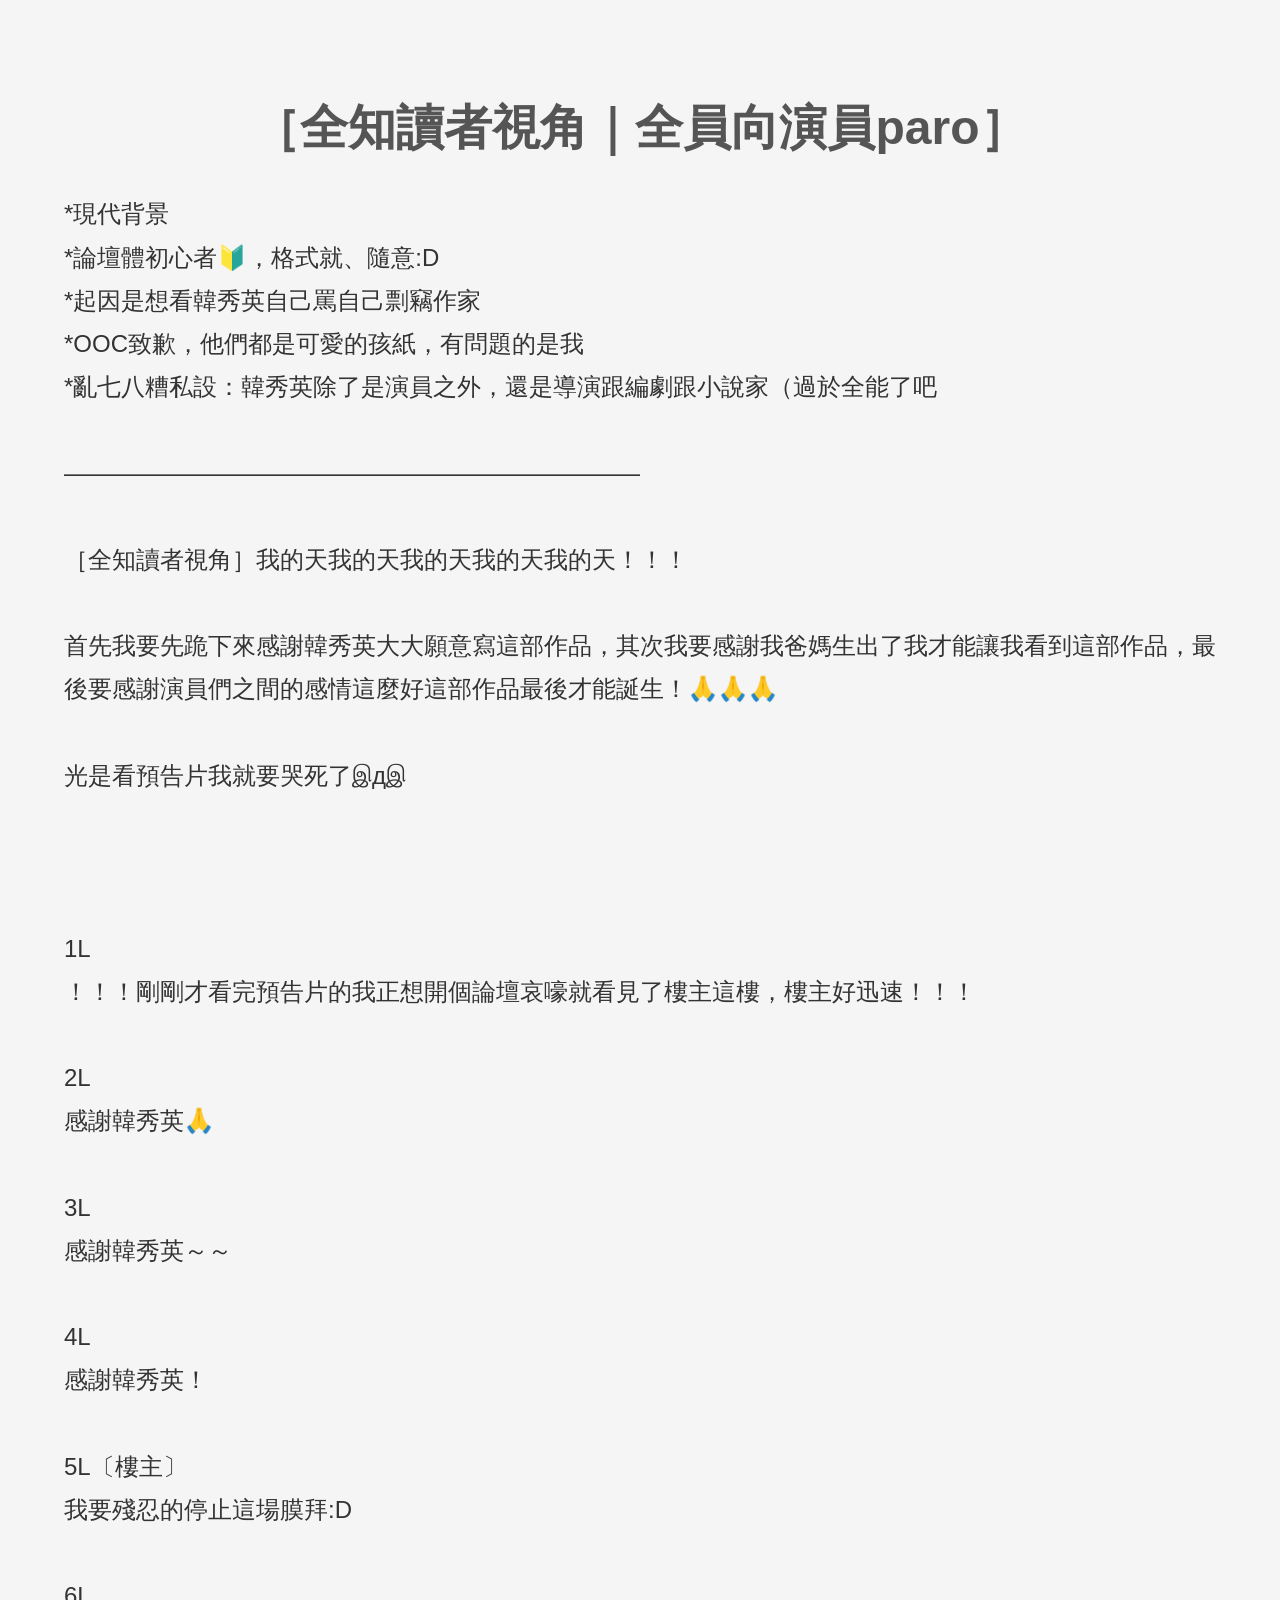
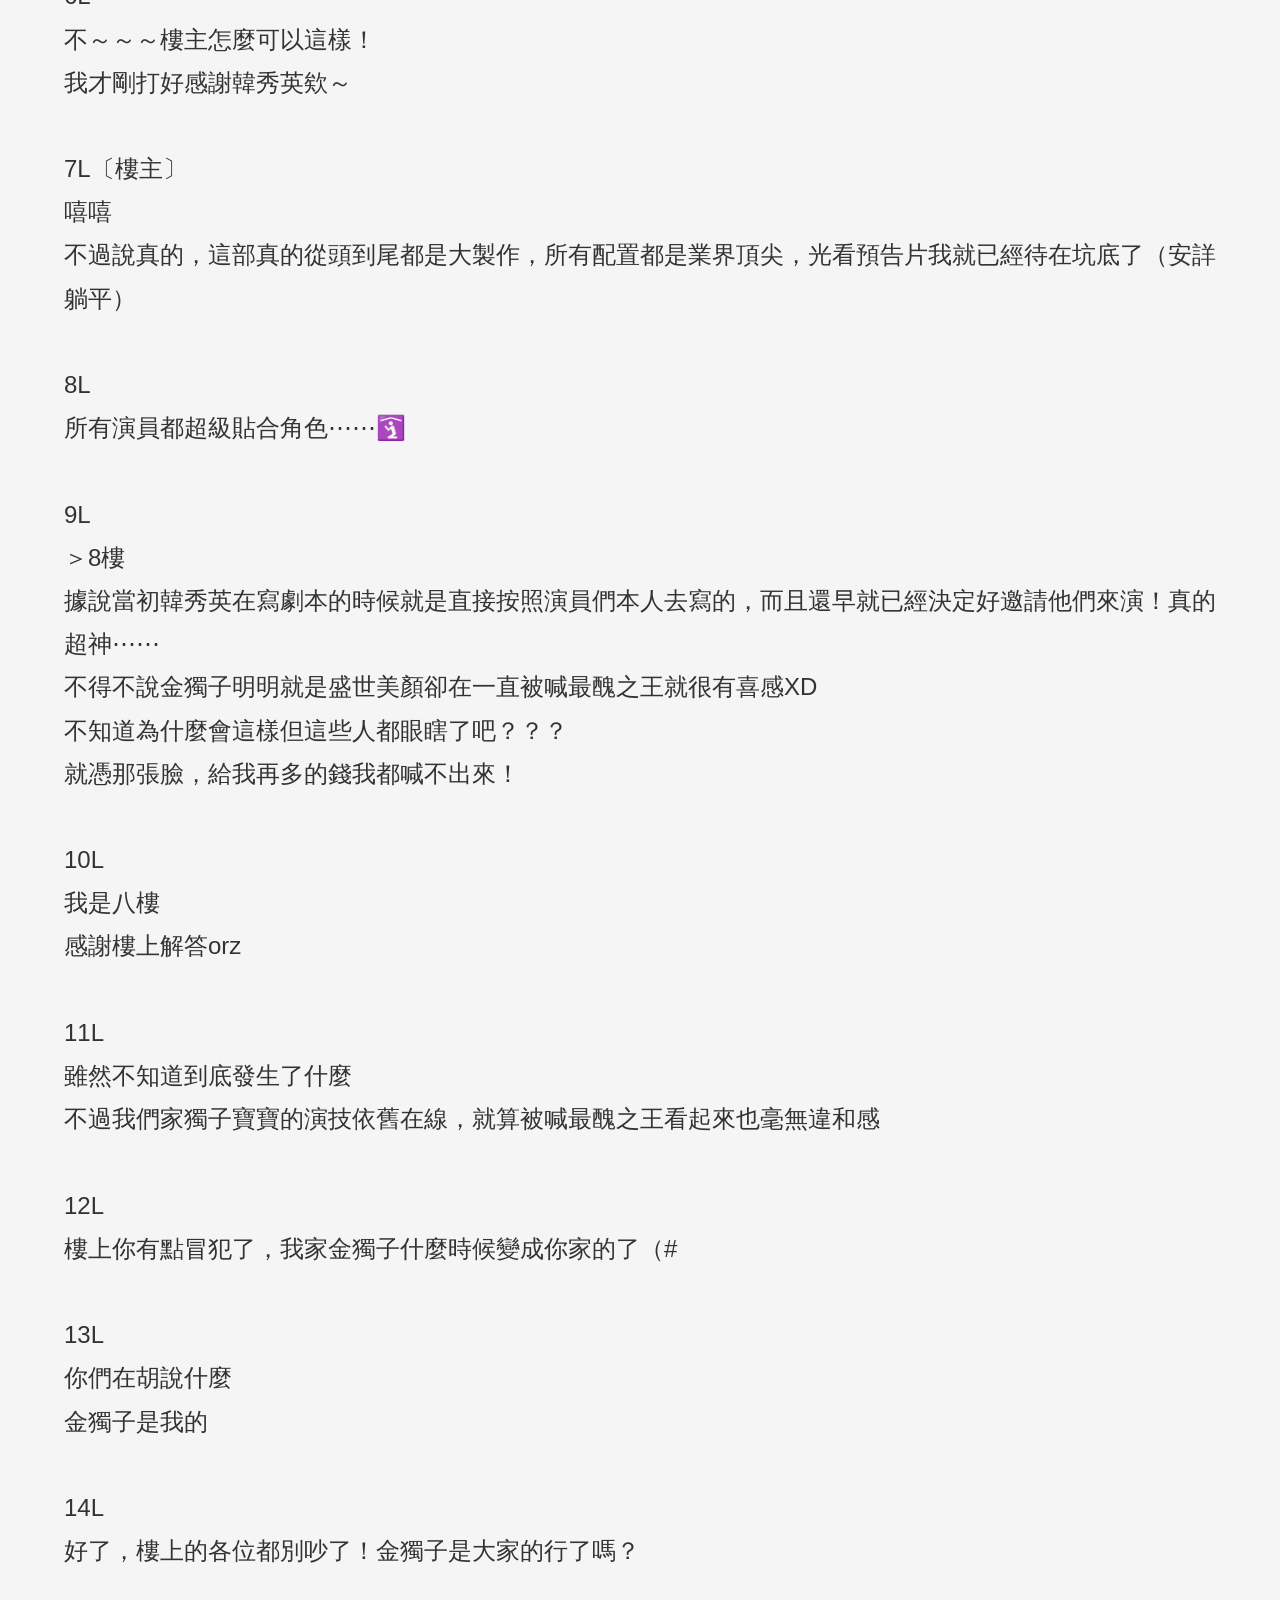
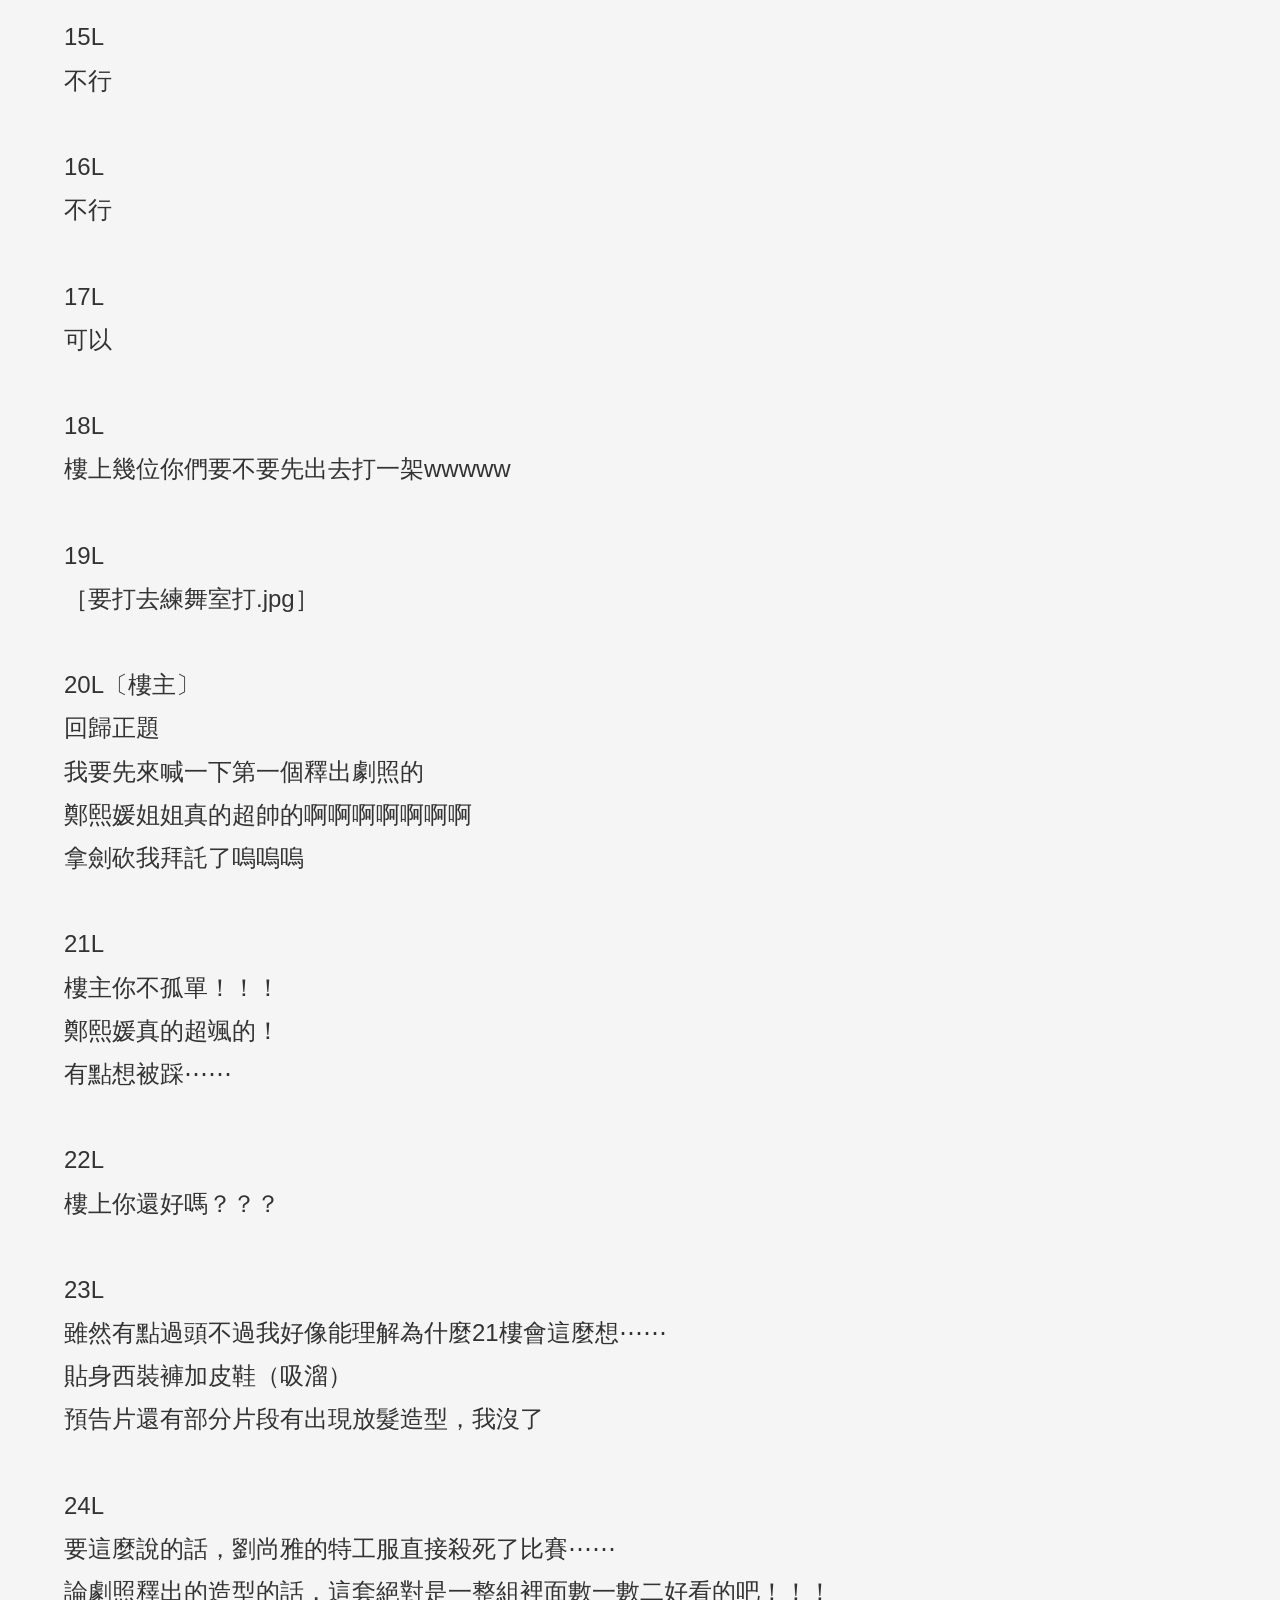
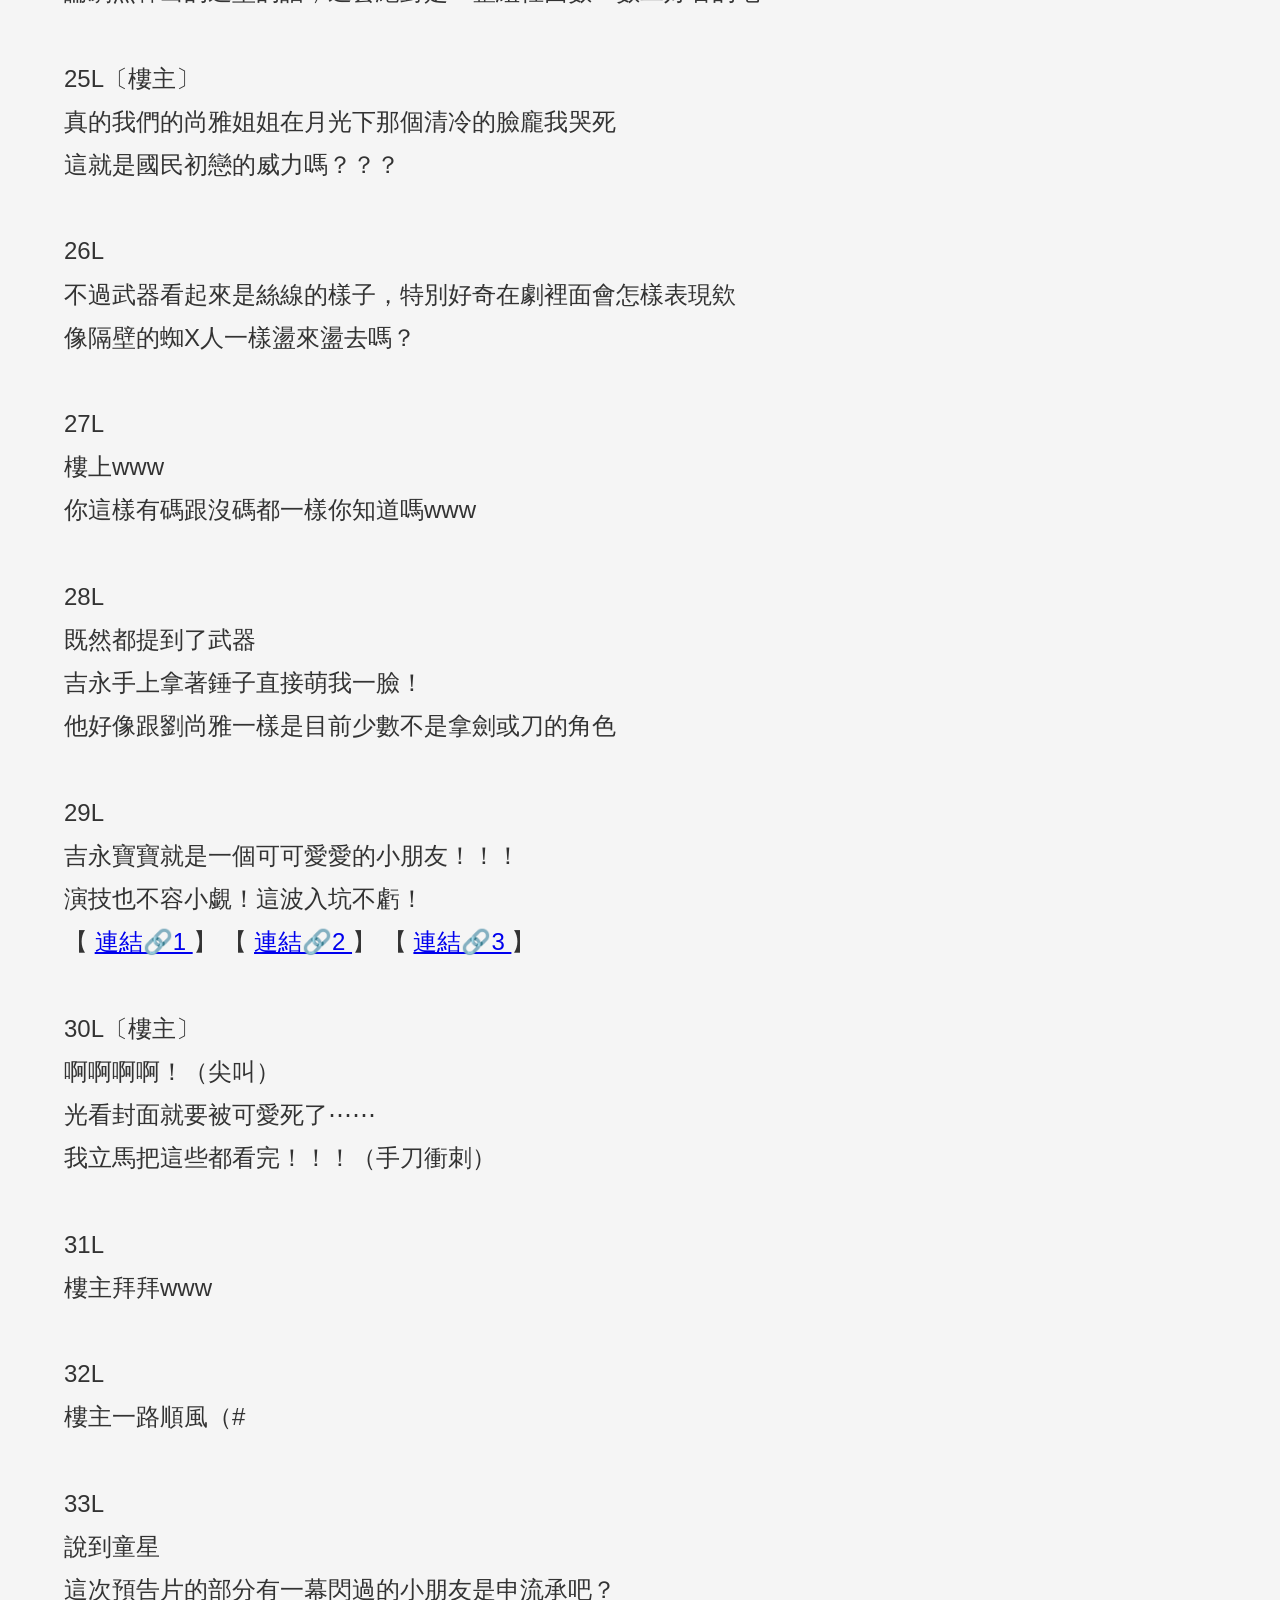
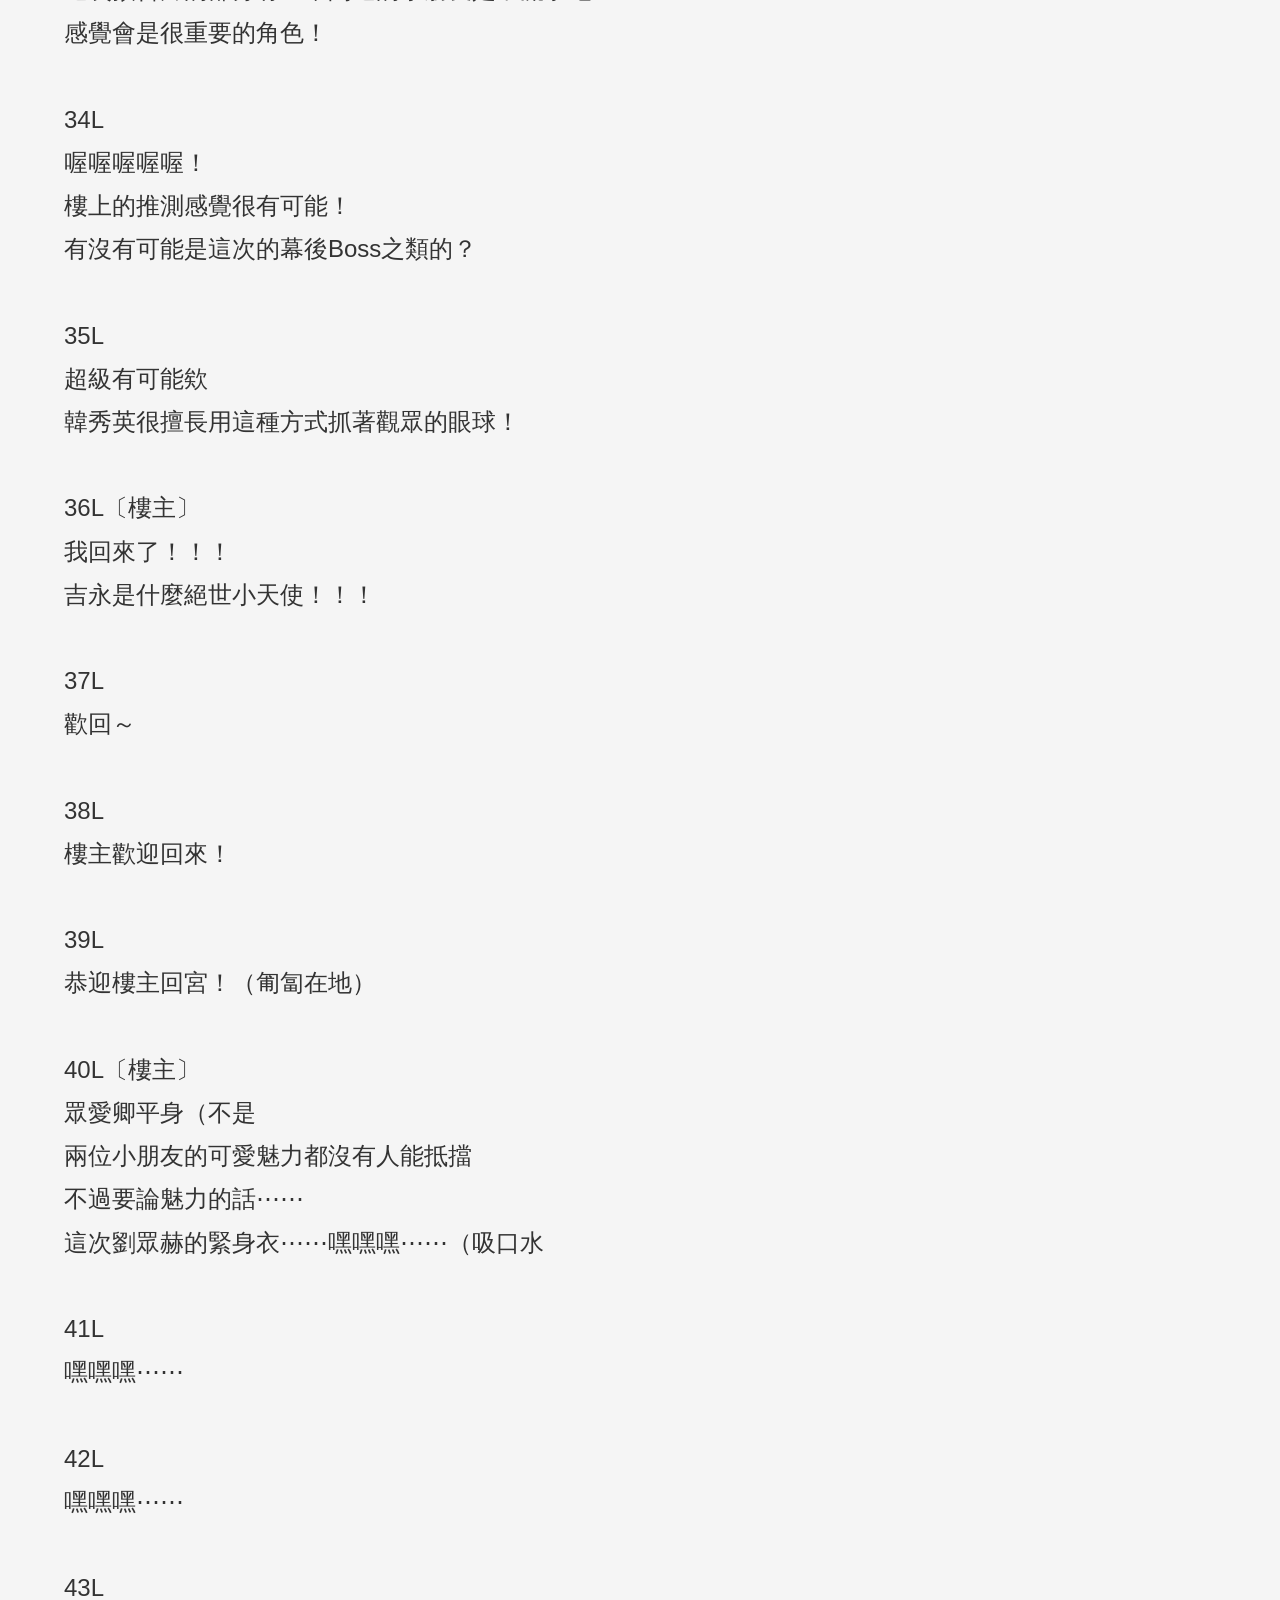
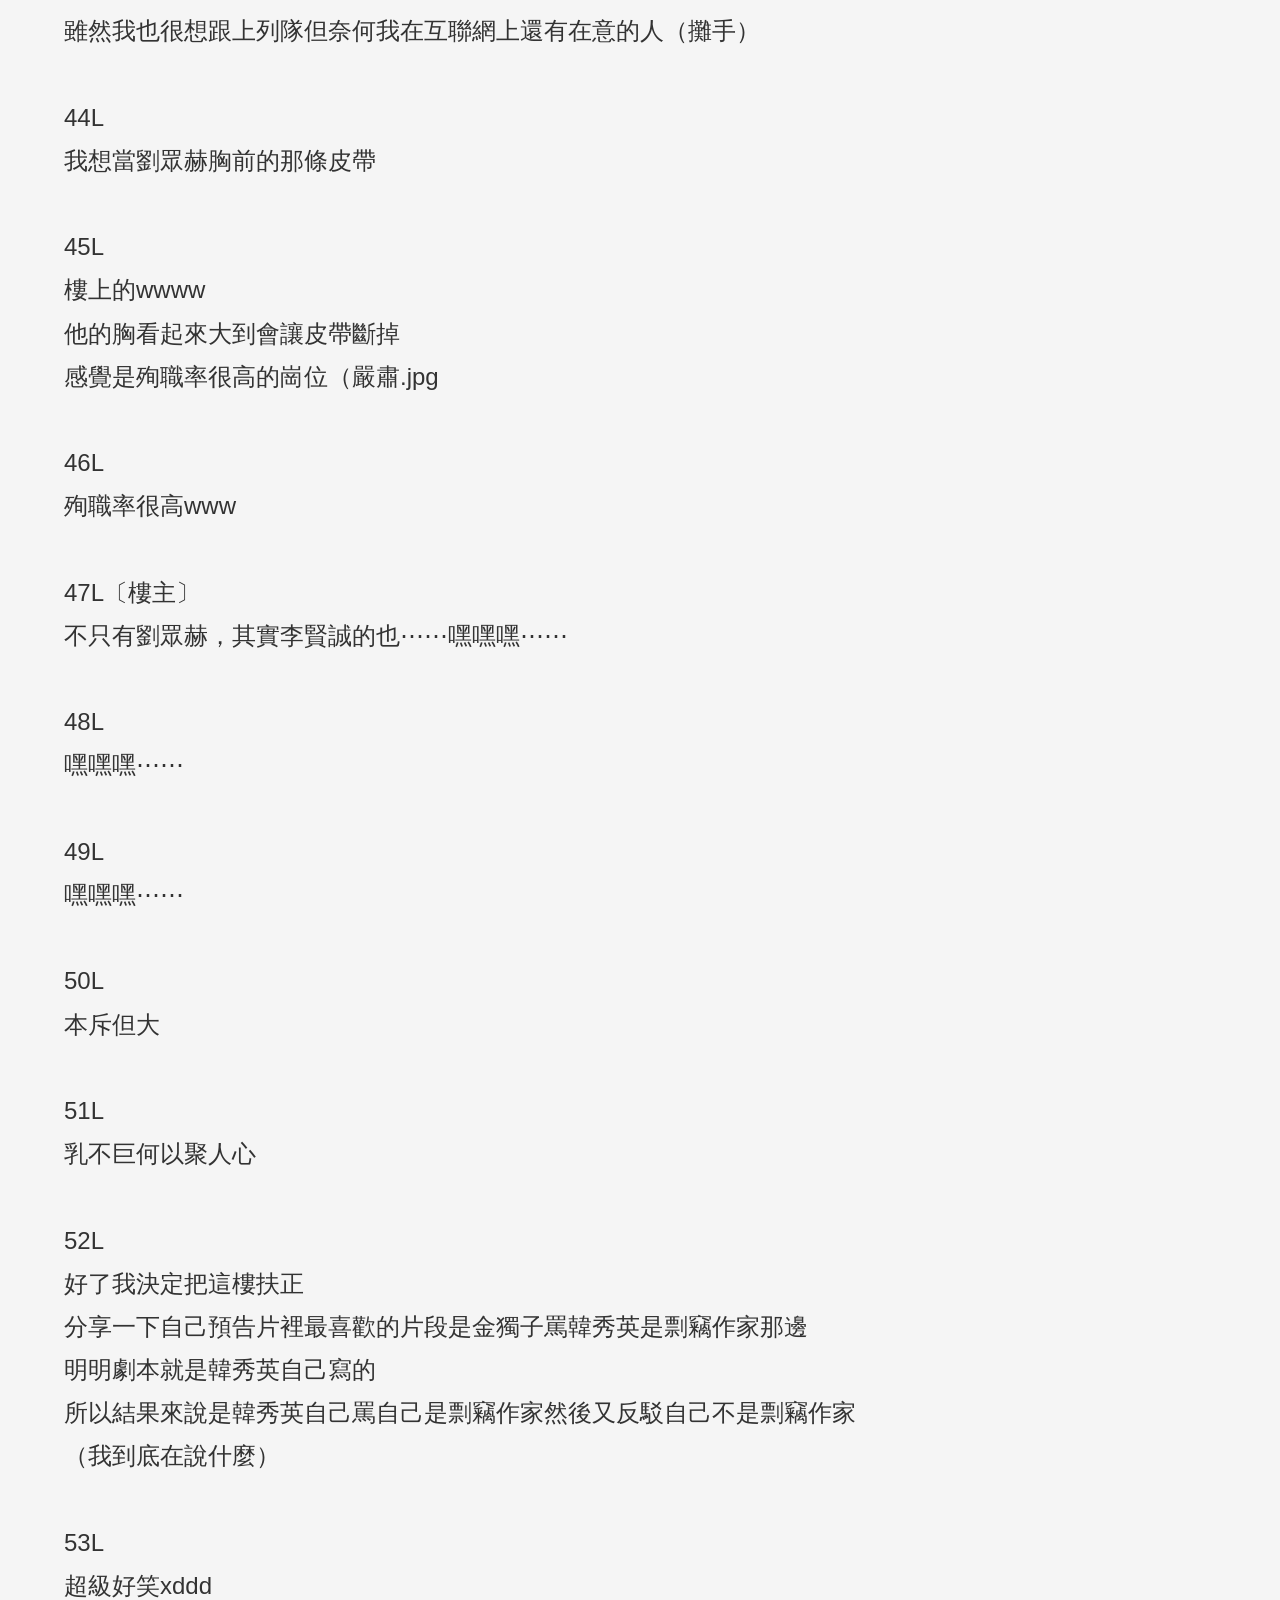
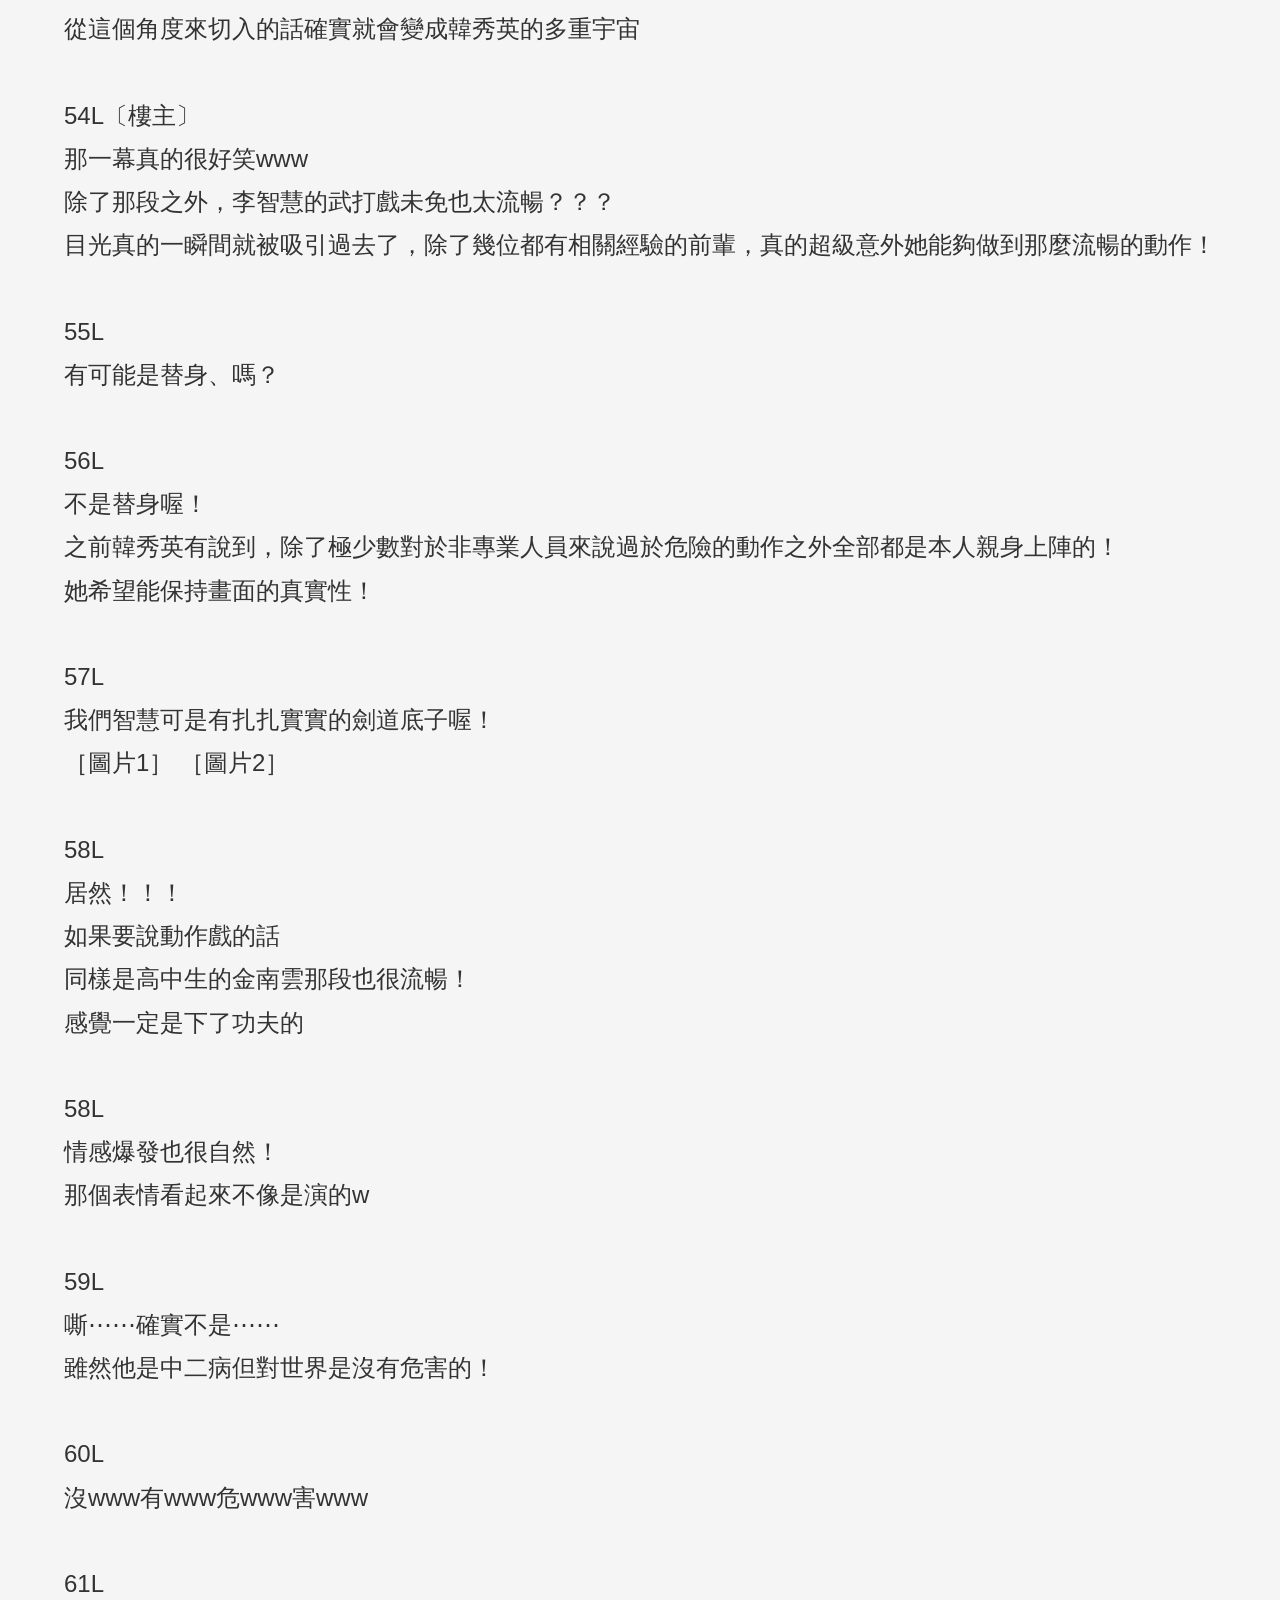
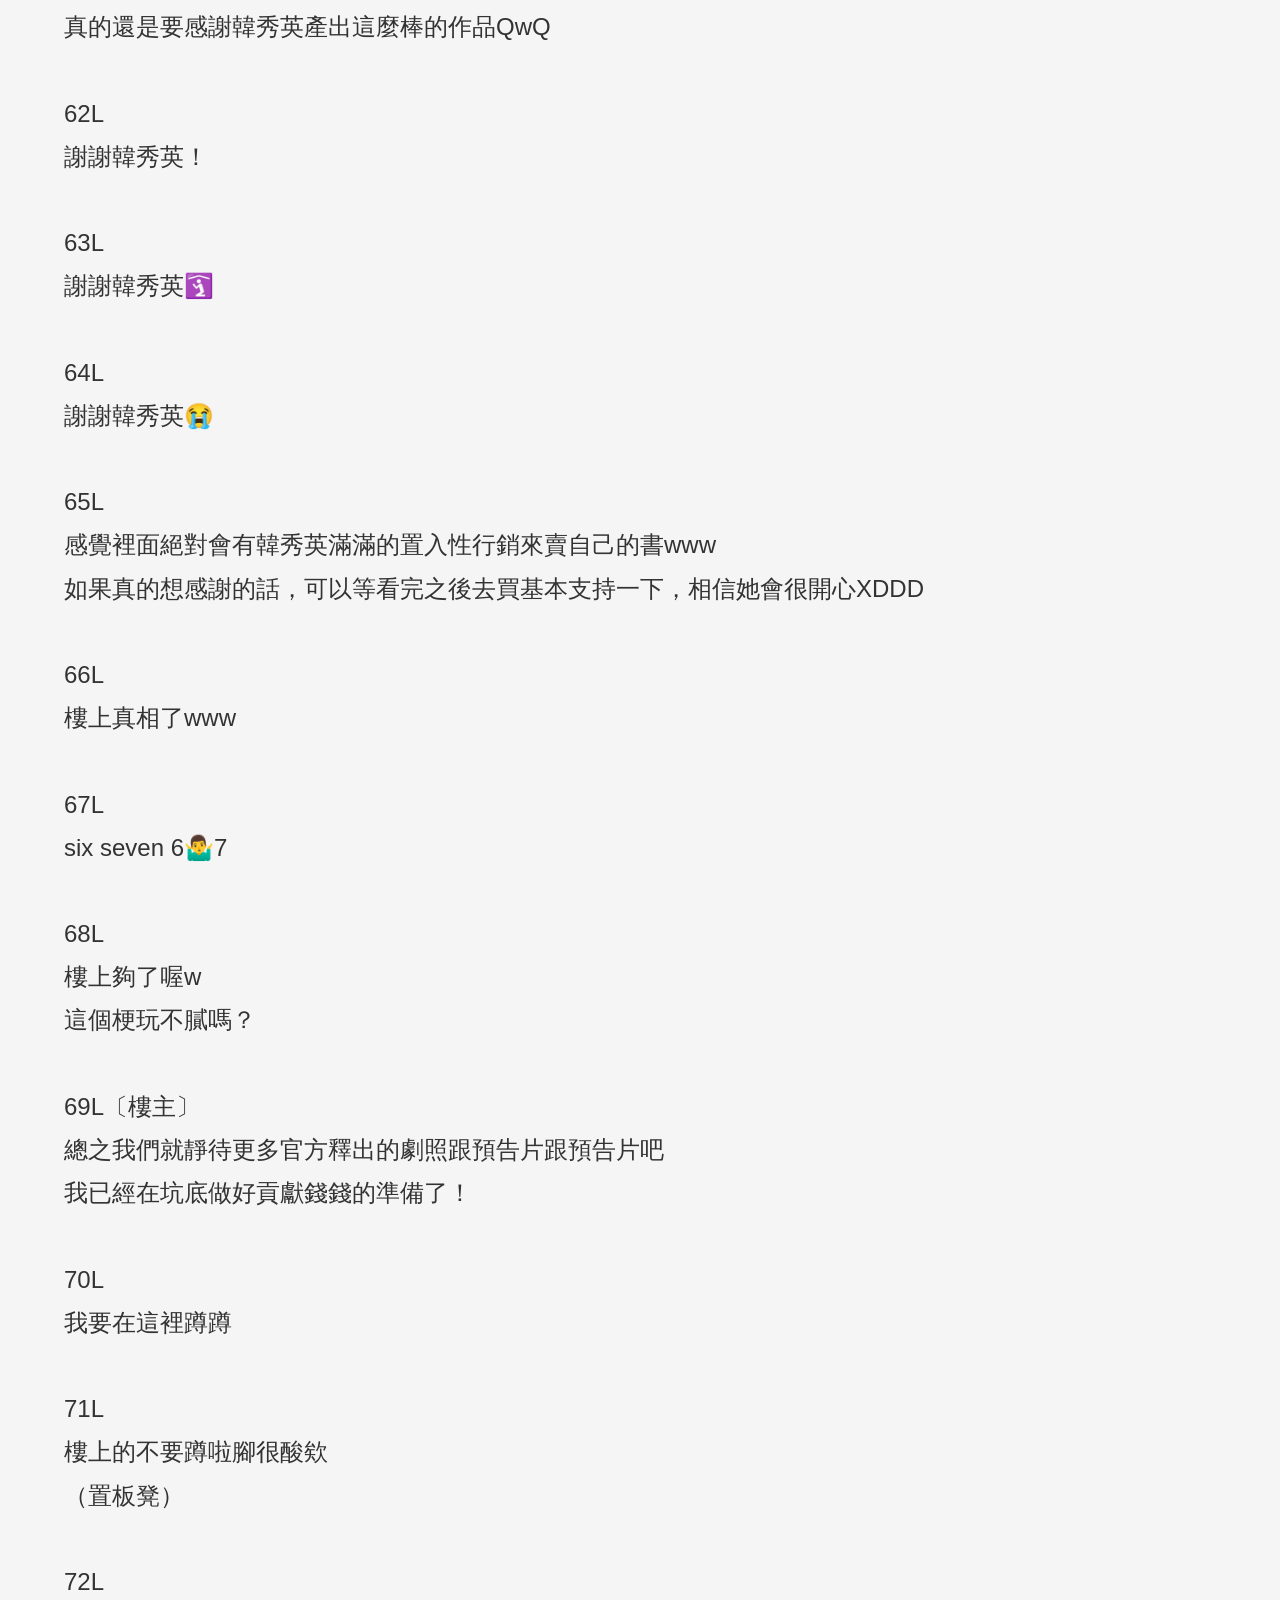
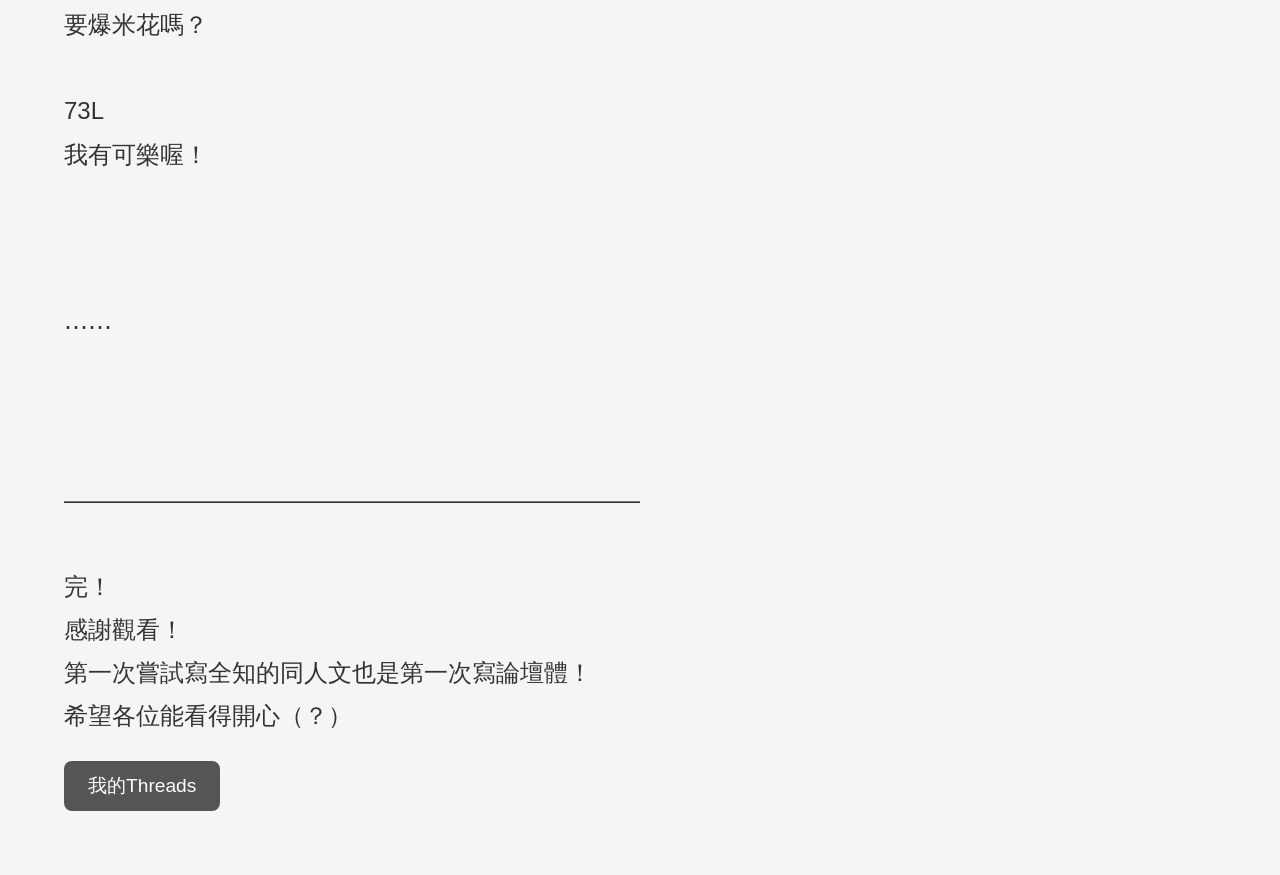
<file: ORTP.html>
<!DOCTYPE html>
<html lang="zh-Hant">
<head>
    <meta charset="UTF-8">
    <meta name="viewport" content="width=device-width, initial-scale=1.0">

    <title>無料的全知短篇！</title>
    <link rel="icon" href="m_logo.png">
    <style>
        body {
            background-color: #f5f5f5;

            font-family:
                "Noto Sans TC",
                "Microsoft JhengHei",
                "PingFang TC",
                "Heiti TC",
                sans-serif;

            color: #333;

            /* 不要讓內容緊貼螢幕邊緣 */
            padding: 5vw;
            margin: 0;
        }

        h1 {
            /* 最小 32px，隨螢幕縮放，最大 64px */
            font-size: clamp(24px, 5vw, 48px);
            text-align: center;
            color: #555;
        }

        p {
            /* 最小 16px，隨螢幕縮放，最大 24px */
            font-size: clamp(16px, 2vw, 24px);
            text-align: left;
            /* 中文行距 */
            line-height: 1.8;
        }
        .link-button {
            display: inline-block;
            padding: 12px 24px;

            background-color: #555;
            color: white;

            text-decoration: none;
            border-radius: 8px;

            font-size: clamp(16px, 1.5vw, 20px);

            transition: 0.2s;
        }

        .link-button:hover {
            background-color: #333;
        }
    </style>
</head>
<body>
    <h1>［全知讀者視角｜全員向演員paro］</h1>

    <p>
        *現代背景<br>
        *論壇體初心者🔰，格式就、隨意:D<br>
        *起因是想看韓秀英自己罵自己剽竊作家<br>
        *OOC致歉，他們都是可愛的孩紙，有問題的是我<br>
        *亂七八糟私設：韓秀英除了是演員之外，還是導演跟編劇跟小說家（過於全能了吧<br><br>
        ————————————————————————<br><br>
        ［全知讀者視角］我的天我的天我的天我的天我的天！！！<br><br>
        首先我要先跪下來感謝韓秀英大大願意寫這部作品，其次我要感謝我爸媽生出了我才能讓我看到這部作品，最後要感謝演員們之間的感情這麼好這部作品最後才能誕生！🙏🙏🙏<br><br>
        光是看預告片我就要哭死了இдஇ<br><br><br><br>       
        1L<br>
        ！！！剛剛才看完預告片的我正想開個論壇哀嚎就看見了樓主這樓，樓主好迅速！！！<br><br>
        2L<br>
        感謝韓秀英🙏<br><br>
        
        
        3L<br>
        感謝韓秀英～～<br><br>
        
        
        4L<br>
        感謝韓秀英！<br><br>
        
        
        5L〔樓主〕<br>
        我要殘忍的停止這場膜拜:D<br><br>
        
        
        6L<br>
        不～～～樓主怎麼可以這樣！<br>
        我才剛打好感謝韓秀英欸～<br><br>
        
        
        7L〔樓主〕<br>
        嘻嘻<br>
        不過說真的，這部真的從頭到尾都是大製作，所有配置都是業界頂尖，光看預告片我就已經待在坑底了（安詳躺平）<br><br>
        
        
        8L<br>
        所有演員都超級貼合角色⋯⋯🛐<br><br>
        
        
        9L<br>
        ＞8樓<br>
        據說當初韓秀英在寫劇本的時候就是直接按照演員們本人去寫的，而且還早就已經決定好邀請他們來演！真的超神⋯⋯<br>
        不得不說金獨子明明就是盛世美顏卻在一直被喊最醜之王就很有喜感XD<br>
        不知道為什麼會這樣但這些人都眼瞎了吧？？？<br>
        就憑那張臉，給我再多的錢我都喊不出來！<br><br>
        
        
        10L<br>
        我是八樓<br>
        感謝樓上解答orz<br><br>
        
        
        11L<br>
        雖然不知道到底發生了什麼<br>
        不過我們家獨子寶寶的演技依舊在線，就算被喊最醜之王看起來也毫無違和感<br><br>
        
        
        12L<br>
        樓上你有點冒犯了，我家金獨子什麼時候變成你家的了（#<br><br>
        
        
        13L<br>
        你們在胡說什麼<br>
        金獨子是我的<br><br>
        
        
        14L<br>
        好了，樓上的各位都別吵了！金獨子是大家的行了嗎？<br><br>
        
        
        15L<br>
        不行<br><br>
        
        
        16L<br>
        不行<br><br>
        
        
        17L<br>
        可以<br><br>
        
        
        18L<br>
        樓上幾位你們要不要先出去打一架wwwww<br><br>
        
        
        19L<br>
        ［要打去練舞室打.jpg］<br><br>
        
        
        20L〔樓主〕<br>
        回歸正題<br>
        我要先來喊一下第一個釋出劇照的<br>
        
        鄭熙媛姐姐真的超帥的啊啊啊啊啊啊啊<br>
        拿劍砍我拜託了嗚嗚嗚<br><br>
        
        
        21L<br>
        樓主你不孤單！！！<br>
        鄭熙媛真的超颯的！<br>
        有點想被踩⋯⋯<br><br>
        
        
        22L<br>
        樓上你還好嗎？？？<br><br>
        
        
        23L<br>
        雖然有點過頭不過我好像能理解為什麼21樓會這麼想⋯⋯<br>
        貼身西裝褲加皮鞋（吸溜）<br>
        預告片還有部分片段有出現放髮造型，我沒了<br><br>
        
        
        24L<br>
        要這麼說的話，劉尚雅的特工服直接殺死了比賽⋯⋯<br>
        論劇照釋出的造型的話，這套絕對是一整組裡面數一數二好看的吧！！！<br><br>
        
        
        25L〔樓主〕<br>
        真的我們的尚雅姐姐在月光下那個清冷的臉龐我哭死<br>
        這就是國民初戀的威力嗎？？？<br><br>
        
        
        26L<br>
        不過武器看起來是絲線的樣子，特別好奇在劇裡面會怎樣表現欸<br>
        像隔壁的蜘X人一樣盪來盪去嗎？<br><br>
        
        
        27L<br>
        樓上www<br>
        你這樣有碼跟沒碼都一樣你知道嗎www<br><br>
        
        
        28L<br>
        既然都提到了武器<br>
        吉永手上拿著錘子直接萌我一臉！<br>
        他好像跟劉尚雅一樣是目前少數不是拿劍或刀的角色<br><br>
        
        
        29L<br>
        吉永寶寶就是一個可可愛愛的小朋友！！！<br>
        演技也不容小覷！這波入坑不虧！<br>
        【
        <a
            href="https://youtu.be/dQw4w9WgXcQ?si=oIGpIpjDj1eNThAd"
            target="_blank"
            rel="noopener noreferrer"
        >
        連結🔗1
        </a>
        】   【
        <a
            href="https://youtu.be/ZZ5LpwO-An4?si=Az_NSIDHBu44pAhN"
            target="_blank"
            rel="noopener noreferrer"
        >
        連結🔗2
        </a>
        】   【
        <a
            href="https://youtu.be/9MCiixIkzUk?si=ubkm_8nmFGiT_I1t"
            target="_blank"
            rel="noopener noreferrer"
        >
        連結🔗3
        </a>
        】<br><br>
        
        
        30L〔樓主〕<br>
        啊啊啊啊！（尖叫）<br>
        光看封面就要被可愛死了⋯⋯<br>
        我立馬把這些都看完！！！（手刀衝刺）<br><br>
        
        
        31L<br>
        樓主拜拜www<br><br>
        
        
        32L<br>
        樓主一路順風（#<br><br>
        
        
        33L<br>
        說到童星<br>
        這次預告片的部分有一幕閃過的小朋友是申流承吧？<br>
        感覺會是很重要的角色！<br><br>
        
        
        34L<br>
        喔喔喔喔喔！<br>
        樓上的推測感覺很有可能！<br>
        有沒有可能是這次的幕後Boss之類的？<br><br>
        
        
        35L<br>
        超級有可能欸<br>
        韓秀英很擅長用這種方式抓著觀眾的眼球！<br><br>
        
        
        36L〔樓主〕<br>
        我回來了！！！<br>
        吉永是什麼絕世小天使！！！<br><br>
        
        
        37L<br>
        歡回～<br><br>
        
        
        38L<br>
        樓主歡迎回來！<br><br>
        
        
        39L<br>
        恭迎樓主回宮！（匍匐在地）<br><br>
        
        
        40L〔樓主〕<br>
        眾愛卿平身（不是<br>
        兩位小朋友的可愛魅力都沒有人能抵擋<br>
        不過要論魅力的話⋯⋯<br>
        這次劉眾赫的緊身衣⋯⋯嘿嘿嘿⋯⋯（吸口水<br><br>
        
        
        41L<br>
        嘿嘿嘿⋯⋯<br><br>
        
        
        42L<br>
        嘿嘿嘿⋯⋯<br><br>
        
        
        43L<br>
        雖然我也很想跟上列隊但奈何我在互聯網上還有在意的人（攤手）<br><br>
        
        
        44L<br>
        我想當劉眾赫胸前的那條皮帶<br><br>

        45L<br>
        樓上的wwww<br>
        他的胸看起來大到會讓皮帶斷掉<br>
        感覺是殉職率很高的崗位（嚴肅.jpg<br><br>
        
        
        46L<br>
        殉職率很高www<br><br>
        
        
        47L〔樓主〕<br>
        不只有劉眾赫，其實李賢誠的也⋯⋯嘿嘿嘿⋯⋯<br><br>
        
        
        48L<br>
        嘿嘿嘿⋯⋯<br><br>
        
        
        49L<br>
        嘿嘿嘿⋯⋯<br><br>
        
        
        50L<br>
        本斥但大<br><br>
        
        
        51L<br>
        乳不巨何以聚人心<br><br>
        
        
        52L<br>
        好了我決定把這樓扶正<br>
        
        分享一下自己預告片裡最喜歡的片段是金獨子罵韓秀英是剽竊作家那邊<br>
        
        明明劇本就是韓秀英自己寫的<br>
        所以結果來說是韓秀英自己罵自己是剽竊作家然後又反駁自己不是剽竊作家<br>
        （我到底在說什麼）<br><br>
        
        
        53L<br>
        超級好笑xddd<br>
        從這個角度來切入的話確實就會變成韓秀英的多重宇宙<br><br>
        
        
        54L〔樓主〕<br>
        那一幕真的很好笑www<br>
        除了那段之外，李智慧的武打戲未免也太流暢？？？<br>
        目光真的一瞬間就被吸引過去了，除了幾位都有相關經驗的前輩，真的超級意外她能夠做到那麼流暢的動作！<br><br>
        
        
        55L<br>
        有可能是替身、嗎？<br><br>
        
        
        56L<br>
        不是替身喔！<br>
        之前韓秀英有說到，除了極少數對於非專業人員來說過於危險的動作之外全部都是本人親身上陣的！<br>
        她希望能保持畫面的真實性！<br><br>
        
        
        57L<br>
        我們智慧可是有扎扎實實的劍道底子喔！<br>
        ［圖片1］   ［圖片2］<br><br>
        
        
        58L<br>
        居然！！！<br>
        如果要說動作戲的話<br>
        同樣是高中生的金南雲那段也很流暢！<br>
        感覺一定是下了功夫的<br><br>
        
        
        58L<br>
        情感爆發也很自然！<br>
        那個表情看起來不像是演的w<br><br>
        
        
        59L<br>
        嘶⋯⋯確實不是⋯⋯<br>
        雖然他是中二病但對世界是沒有危害的！<br><br>
        
        
        60L<br>
        沒www有www危www害www<br><br>
        
        
        61L<br>
        真的還是要感謝韓秀英產出這麼棒的作品QwQ<br><br>
        
        
        62L<br>
        謝謝韓秀英！<br><br>
        
        
        63L<br>
        謝謝韓秀英🛐<br><br>
        
        
        64L<br>
        謝謝韓秀英😭<br><br>
        
        
        65L<br>
        感覺裡面絕對會有韓秀英滿滿的置入性行銷來賣自己的書www<br>
        如果真的想感謝的話，可以等看完之後去買基本支持一下，相信她會很開心XDDD<br><br>
        
        
        66L<br>
        樓上真相了www<br><br>
        
        
        67L<br>
        six seven 6🤷‍♂️7<br><br>
        
        
        68L<br>
        樓上夠了喔w<br>
        這個梗玩不膩嗎？<br><br>
        
        
        69L〔樓主〕<br>
        總之我們就靜待更多官方釋出的劇照跟預告片跟預告片吧<br>
        我已經在坑底做好貢獻錢錢的準備了！<br><br>
        
        
        70L<br>
        我要在這裡蹲蹲<br><br>
        
        
        71L<br>
        樓上的不要蹲啦腳很酸欸<br>
        （置板凳）<br><br>
        
        
        72L<br>
        要爆米花嗎？<br><br>
        
        
        73L<br>
        我有可樂喔！<br><br><br><br>
        
        
        ⋯⋯<br><br><br><br>
        
        
        ————————————————————————<br><br>
        
        完！<br>
        感謝觀看！<br>
        第一次嘗試寫全知的同人文也是第一次寫論壇體！<br>
        希望各位能看得開心（？）
    </p>
    <a
        href="https://www.threads.com/@x000404d?igshid=NTc4MTIwNjQ2YQ=="
        target="_blank"
        rel="noopener noreferrer"
        class="link-button"
    >
        我的Threads
    </a>
</body>
</html>
</file>
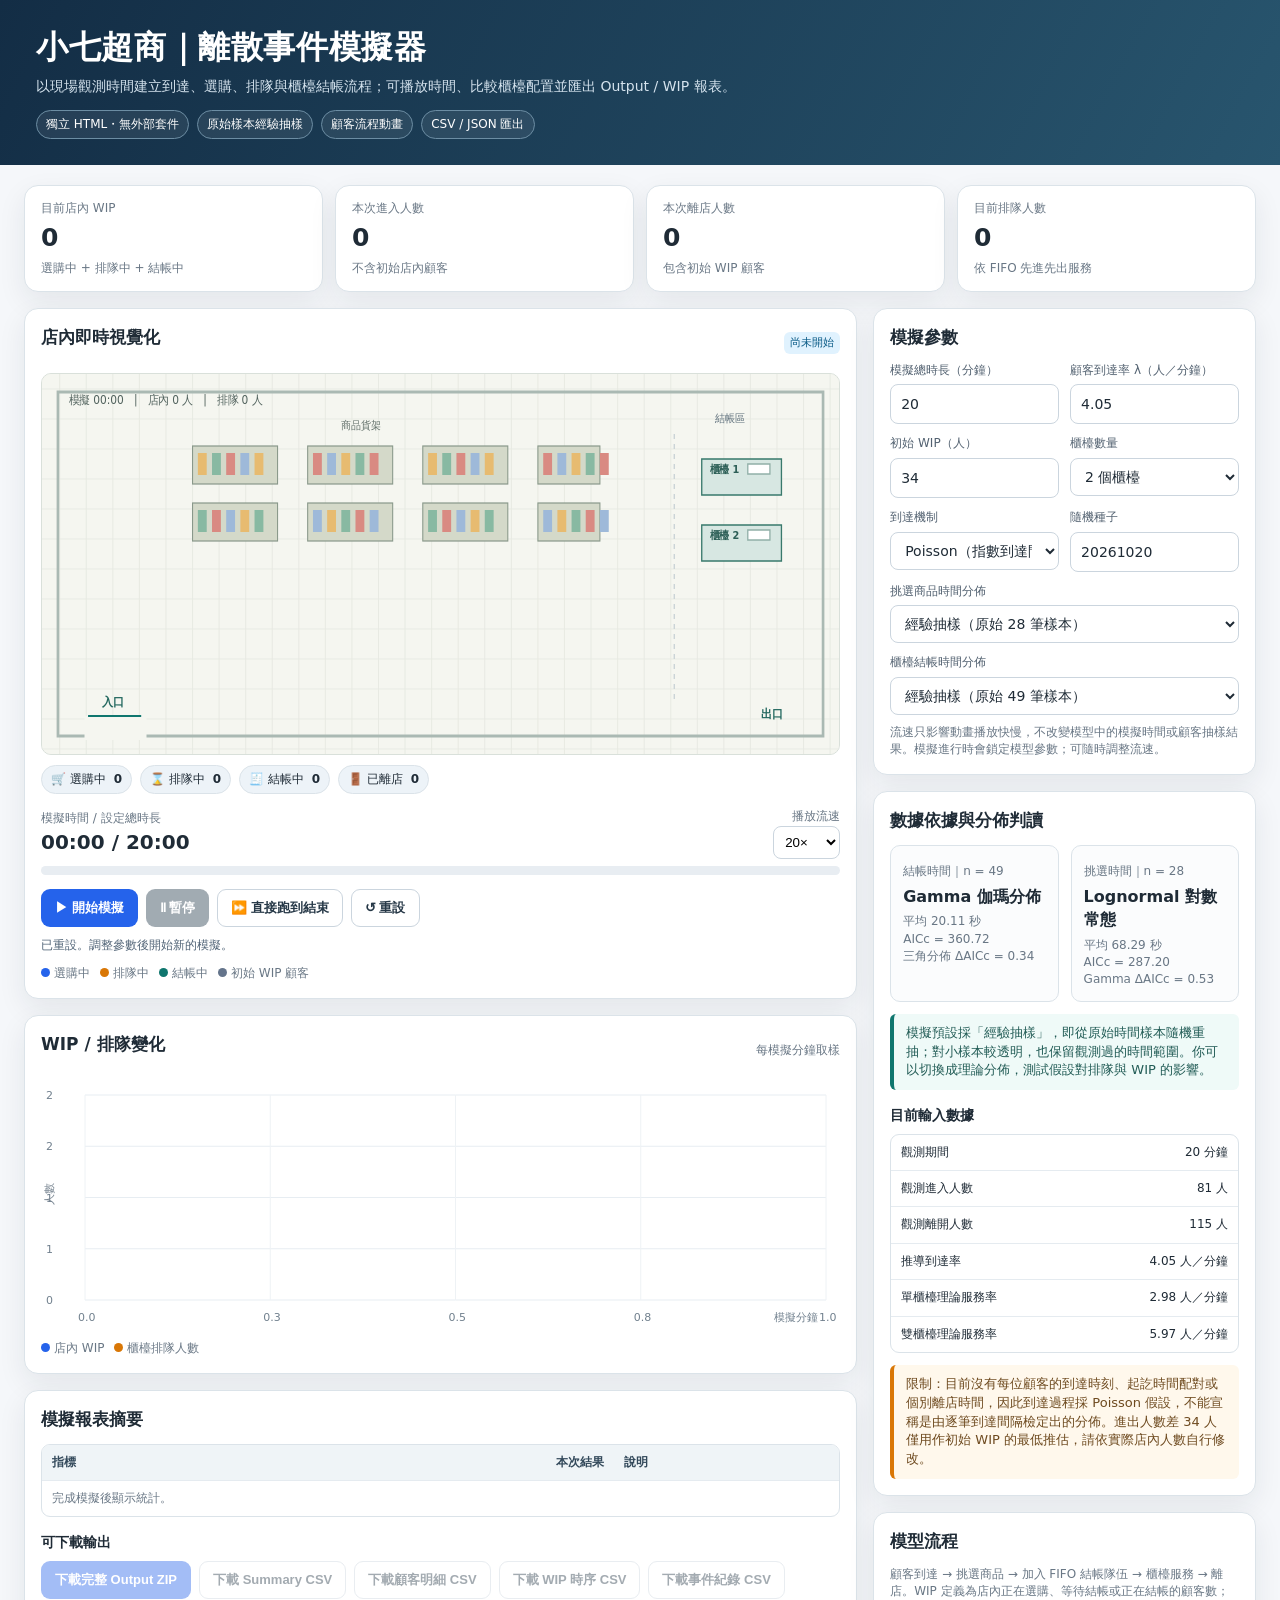
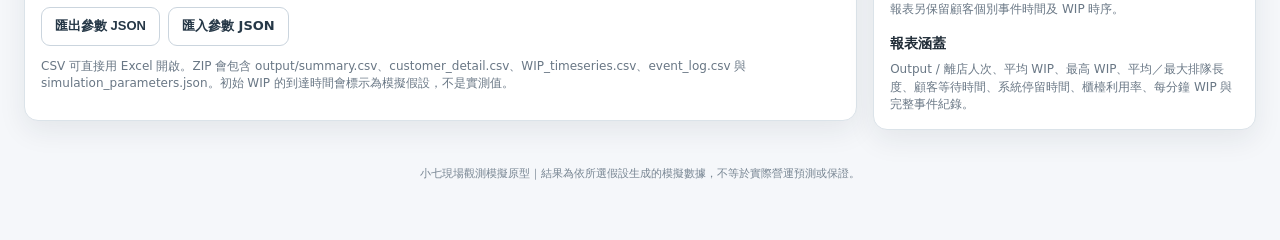
<file: Special_Report_01.html>
<!doctype html>
<html lang="zh-Hant">
<head>
<meta charset="utf-8"><meta name="viewport" content="width=device-width,initial-scale=1">
<title>小七超商離散事件模擬器</title>
<style>
:root{--ink:#1f2b36;--muted:#697785;--line:#dbe3e9;--paper:#f5f7fa;--panel:#fff;--blue:#2563eb;--teal:#0f766e;--orange:#c2410c;--green:#15803d;--soft:#edf3f8;--shadow:0 10px 28px rgba(24,39,55,.08)}
*{box-sizing:border-box}body{margin:0;background:var(--paper);color:var(--ink);font-family:system-ui,-apple-system,"Noto Sans TC","Microsoft JhengHei",sans-serif;line-height:1.45}
header{background:linear-gradient(118deg,#132d45,#28556e);color:#fff;padding:24px clamp(16px,3vw,36px) 26px}header .wrap{max-width:1500px;margin:auto}h1{margin:0 0 6px;font-size:clamp(23px,3vw,32px);letter-spacing:.02em}.subtitle{color:#d5e3ee;font-size:14px}.tagrow{display:flex;flex-wrap:wrap;gap:8px;margin-top:13px}.tag{font-size:12px;border:1px solid #6c8da3;background:#ffffff13;padding:5px 9px;border-radius:100px}
main{max-width:1500px;margin:20px auto;padding:0 clamp(12px,2vw,24px) 38px}.topstats{display:grid;grid-template-columns:repeat(4,minmax(0,1fr));gap:12px;margin-bottom:16px}.stat,.panel{background:var(--panel);border:1px solid var(--line);border-radius:14px;box-shadow:var(--shadow)}.stat{padding:14px 16px}.stat .label{font-size:12px;color:var(--muted)}.stat .value{font-size:25px;font-weight:750;letter-spacing:-.02em;margin:3px 0}.stat .sub{font-size:12px;color:var(--muted)}
.layout{display:grid;grid-template-columns:minmax(0,1.85fr) minmax(300px,.85fr);gap:16px;align-items:start}.panel{padding:16px;margin-bottom:16px;min-width:0}.panel h2{font-size:17px;margin:0 0 12px}.panel h3{font-size:14px;margin:15px 0 8px}.subhead{display:flex;align-items:center;justify-content:space-between;gap:12px;margin-bottom:11px}.muted{color:var(--muted)}.small{font-size:12px}.scene-wrap{position:relative;background:#f4f5ef;border:1px solid #d9e0da;border-radius:10px;overflow:hidden}.scene-wrap canvas{display:block;width:100%;height:380px}.scene-badges{display:flex;gap:8px;flex-wrap:wrap;margin-top:10px}.pill{font-size:12px;background:var(--soft);border:1px solid var(--line);border-radius:999px;padding:5px 9px}.pill b{margin-left:4px}.controls{display:grid;grid-template-columns:1fr 1fr;gap:11px}.field{min-width:0}.field label{display:block;font-size:12px;color:#526170;margin-bottom:5px}.field input,.field select{width:100%;font:inherit;font-size:14px;padding:9px 10px;border-radius:8px;border:1px solid #cbd5de;background:white;color:var(--ink)}.field input:focus,.field select:focus{outline:2px solid #93c5fd;border-color:#60a5fa}.field.full{grid-column:1/-1}.control-note{font-size:12px;color:var(--muted);padding-top:9px}.toolbar{display:flex;flex-wrap:wrap;gap:8px;margin-top:14px}.btn{border:1px solid transparent;border-radius:9px;padding:9px 13px;font-weight:700;font-size:13px;cursor:pointer;transition:.15s}.btn:disabled{opacity:.42;cursor:not-allowed}.primary{background:var(--blue);color:#fff}.dark{background:#22384a;color:#fff}.plain{background:#fff;border-color:#cbd5de;color:#263847}.orange{background:#fff7ed;border-color:#fed7aa;color:#9a3412}.btn:hover:not(:disabled){filter:brightness(.96);transform:translateY(-1px)}.clockrow{display:flex;align-items:center;justify-content:space-between;gap:10px;margin:14px 0 7px}.clock{font-variant-numeric:tabular-nums;font-size:20px;font-weight:800}.progress{height:9px;background:#e8edf2;border-radius:100px;overflow:hidden}.progress>div{height:100%;width:0;background:linear-gradient(90deg,#0f766e,#60a5fa);transition:width .08s}.state{font-size:12px;color:var(--muted)}.statusline{margin-top:10px;min-height:18px;font-size:12px;color:#516477}
.legend{display:flex;flex-wrap:wrap;gap:10px;font-size:12px;color:var(--muted);margin-top:10px}.dot{width:9px;height:9px;display:inline-block;border-radius:50%;margin-right:4px}.chartbox{width:100%;height:230px;display:block}.chartbox.tall{height:250px}.twocharts{display:grid;grid-template-columns:1fr 1fr;gap:14px}.tablewrap{overflow:auto;border:1px solid var(--line);border-radius:9px}table{border-collapse:collapse;width:100%;font-size:12px;white-space:nowrap}th,td{padding:9px 10px;border-bottom:1px solid #e5ebf0;text-align:left}th{position:sticky;top:0;background:#eff4f7;color:#33495b;font-weight:750}tbody tr:last-child td{border-bottom:0}.num{text-align:right;font-variant-numeric:tabular-nums}.badge{display:inline-block;border-radius:6px;background:#e0f2fe;color:#075985;padding:3px 6px;font-size:11px}.fitgrid{display:grid;grid-template-columns:1fr 1fr;gap:12px}.fitcard{border:1px solid var(--line);background:#fbfcfd;border-radius:10px;padding:12px}.fitcard strong{display:block;margin:4px 0 5px}.fitcard .score{font-size:12px;color:var(--muted)}.warning{border-left:4px solid #d97706;padding:10px 12px;background:#fff8ec;color:#6e4a1f;border-radius:6px;font-size:13px}.goodnote{border-left:4px solid #0f766e;padding:10px 12px;background:#effaf8;color:#225c56;border-radius:6px;font-size:13px}.downloadbar{display:flex;flex-wrap:wrap;gap:8px}.footer{color:#778592;font-size:11px;text-align:center;margin-top:20px}.muteline{font-size:12px;color:var(--muted)}
@media(max-width:1000px){.layout{grid-template-columns:1fr}.topstats{grid-template-columns:repeat(2,minmax(0,1fr))}.scene-wrap canvas{height:340px}}
@media(max-width:600px){header{padding:18px 14px}.topstats{gap:8px}.stat{padding:11px}.stat .value{font-size:21px}.panel{padding:12px}.controls{grid-template-columns:1fr 1fr}.twocharts,.fitgrid{grid-template-columns:1fr}.scene-wrap canvas{height:270px}.btn{padding:9px 10px}.clock{font-size:18px}}
</style>
</head>
<body>
<header><div class="wrap"><h1>小七超商｜離散事件模擬器</h1><div class="subtitle">以現場觀測時間建立到達、選購、排隊與櫃檯結帳流程；可播放時間、比較櫃檯配置並匯出 Output / WIP 報表。</div><div class="tagrow"><span class="tag">獨立 HTML・無外部套件</span><span class="tag">原始樣本經驗抽樣</span><span class="tag">顧客流程動畫</span><span class="tag">CSV / JSON 匯出</span></div></div></header>
<main>
<div class="topstats">
 <div class="stat"><div class="label">目前店內 WIP</div><div class="value" id="kpiWip">0</div><div class="sub">選購中 + 排隊中 + 結帳中</div></div>
 <div class="stat"><div class="label">本次進入人數</div><div class="value" id="kpiArrivals">0</div><div class="sub">不含初始店內顧客</div></div>
 <div class="stat"><div class="label">本次離店人數</div><div class="value" id="kpiDepartures">0</div><div class="sub">包含初始 WIP 顧客</div></div>
 <div class="stat"><div class="label">目前排隊人數</div><div class="value" id="kpiQueue">0</div><div class="sub">依 FIFO 先進先出服務</div></div>
</div>
<div class="layout">
 <section>
  <div class="panel">
   <div class="subhead"><h2>店內即時視覺化</h2><span class="badge" id="sceneState">尚未開始</span></div>
   <div class="scene-wrap"><canvas id="storeCanvas" width="900" height="380" aria-label="便利商店顧客流程動畫"></canvas></div>
   <div class="scene-badges"><span class="pill">🛒 選購中 <b id="countShopping">0</b></span><span class="pill">⌛ 排隊中 <b id="countQueue">0</b></span><span class="pill">🧾 結帳中 <b id="countCheckout">0</b></span><span class="pill">🚪 已離店 <b id="countDeparted">0</b></span></div>
   <div class="clockrow"><div><div class="small muted">模擬時間 / 設定總時長</div><div class="clock" id="clockText">00:00 / 20:00</div></div><div style="text-align:right"><div class="small muted">播放流速</div><select id="speedSelect" aria-label="時間流速" style="padding:7px;border:1px solid #cbd5de;border-radius:8px;background:white"><option value="0.5">0.5×</option><option value="1">1×</option><option value="2">2×</option><option value="5">5×</option><option value="10">10×</option><option value="20" selected>20×</option><option value="50">50×</option><option value="100">100×</option></select></div></div>
   <div class="progress"><div id="timeProgress"></div></div>
   <div class="toolbar"><button class="btn primary" id="startBtn">▶ 開始模擬</button><button class="btn dark" id="pauseBtn" disabled>Ⅱ 暫停</button><button class="btn plain" id="runEndBtn">⏩ 直接跑到結束</button><button class="btn plain" id="resetBtn">↺ 重設</button></div>
   <div class="statusline" id="statusLine">尚未開始。調整右側參數後，按「開始模擬」。初始 WIP 預設為 34 人，是由出來人數減進入人數推估的最低值，並非直接觀測到的店內人數。</div>
   <div class="legend"><span><i class="dot" style="background:#2563eb"></i>選購中</span><span><i class="dot" style="background:#d97706"></i>排隊中</span><span><i class="dot" style="background:#0f766e"></i>結帳中</span><span><i class="dot" style="background:#64748b"></i>初始 WIP 顧客</span></div>
  </div>
  <div class="panel"><div class="subhead"><h2>WIP / 排隊變化</h2><span class="muted small">每模擬分鐘取樣</span></div><canvas id="wipChart" class="chartbox tall" width="900" height="260"></canvas><div class="legend"><span><i class="dot" style="background:#2563eb"></i>店內 WIP</span><span><i class="dot" style="background:#d97706"></i>櫃檯排隊人數</span></div></div>
  <div class="panel"><h2>模擬報表摘要</h2><div class="tablewrap"><table><thead><tr><th>指標</th><th class="num">本次結果</th><th>說明</th></tr></thead><tbody id="reportTable"><tr><td colspan="3" class="muted">完成模擬後顯示統計。</td></tr></tbody></table></div><h3>可下載輸出</h3><div class="downloadbar"><button class="btn primary" id="downloadZip" disabled>下載完整 Output ZIP</button><button class="btn plain" id="downloadSummary" disabled>下載 Summary CSV</button><button class="btn plain" id="downloadCustomers" disabled>下載顧客明細 CSV</button><button class="btn plain" id="downloadWip" disabled>下載 WIP 時序 CSV</button><button class="btn plain" id="downloadEvents" disabled>下載事件紀錄 CSV</button><button class="btn plain" id="downloadConfig">匯出參數 JSON</button><label class="btn plain" for="configFile" style="display:inline-flex;align-items:center;cursor:pointer">匯入參數 JSON</label><input id="configFile" type="file" accept="application/json,.json" style="display:none"></div><p class="muteline">CSV 可直接用 Excel 開啟。ZIP 會包含 output/summary.csv、customer_detail.csv、WIP_timeseries.csv、event_log.csv 與 simulation_parameters.json。初始 WIP 的到達時間會標示為模擬假設，不是實測值。</p></div>
 </section>
 <aside>
  <div class="panel"><h2>模擬參數</h2><div class="controls" id="configPanel">
   <div class="field"><label for="duration">模擬總時長（分鐘）</label><input id="duration" type="number" min="1" max="240" step="1" value="20"></div>
   <div class="field"><label for="arrivalRate">顧客到達率 λ（人／分鐘）</label><input id="arrivalRate" type="number" min="0.1" max="60" step="0.05" value="4.05"></div>
   <div class="field"><label for="initialWip">初始 WIP（人）</label><input id="initialWip" type="number" min="0" max="250" step="1" value="34"></div>
   <div class="field"><label for="cashiers">櫃檯數量</label><select id="cashiers"><option value="1">1 個櫃檯</option><option value="2" selected>2 個櫃檯</option><option value="3">3 個櫃檯</option><option value="4">4 個櫃檯</option></select></div>
   <div class="field"><label for="arrivalMode">到達機制</label><select id="arrivalMode"><option value="poisson" selected>Poisson（指數到達間隔）</option><option value="fixed">固定平均間隔</option></select></div>
   <div class="field"><label for="seed">隨機種子</label><input id="seed" type="number" min="1" max="2147483647" step="1" value="20261020"></div>
   <div class="field full"><label for="shoppingDist">挑選商品時間分佈</label><select id="shoppingDist"><option value="empirical" selected>經驗抽樣（原始 28 筆樣本）</option><option value="lognormal">對數常態 Lognormal</option><option value="gamma">伽瑪 Gamma</option><option value="weibull">威布爾 Weibull</option><option value="exponential">指數 Exponential</option></select></div>
   <div class="field full"><label for="checkoutDist">櫃檯結帳時間分佈</label><select id="checkoutDist"><option value="empirical" selected>經驗抽樣（原始 49 筆樣本）</option><option value="gamma">伽瑪 Gamma</option><option value="weibull">威布爾 Weibull</option><option value="lognormal">對數常態 Lognormal</option><option value="exponential">指數 Exponential</option></select></div>
  </div><div class="control-note">流速只影響動畫播放快慢，不改變模型中的模擬時間或顧客抽樣結果。模擬進行時會鎖定模型參數；可隨時調整流速。</div></div>
  <div class="panel"><h2>數據依據與分佈判讀</h2><div class="fitgrid">
   <div class="fitcard"><span class="muted small">結帳時間｜n = 49</span><strong>Gamma 伽瑪分佈</strong><div class="score">平均 20.11 秒<br>AICc = 360.72<br>三角分佈 ΔAICc = 0.34</div></div>
   <div class="fitcard"><span class="muted small">挑選時間｜n = 28</span><strong>Lognormal 對數常態</strong><div class="score">平均 68.29 秒<br>AICc = 287.20<br>Gamma ΔAICc = 0.53</div></div>
  </div><div class="goodnote" style="margin-top:12px">模擬預設採「經驗抽樣」，即從原始時間樣本隨機重抽；對小樣本較透明，也保留觀測過的時間範圍。你可以切換成理論分佈，測試假設對排隊與 WIP 的影響。</div><h3>目前輸入數據</h3><div class="tablewrap"><table><tbody><tr><td>觀測期間</td><td class="num">20 分鐘</td></tr><tr><td>觀測進入人數</td><td class="num">81 人</td></tr><tr><td>觀測離開人數</td><td class="num">115 人</td></tr><tr><td>推導到達率</td><td class="num">4.05 人／分鐘</td></tr><tr><td>單櫃檯理論服務率</td><td class="num">2.98 人／分鐘</td></tr><tr><td>雙櫃檯理論服務率</td><td class="num">5.97 人／分鐘</td></tr></tbody></table></div><div class="warning" style="margin-top:12px">限制：目前沒有每位顧客的到達時刻、起訖時間配對或個別離店時間，因此到達過程採 Poisson 假設，不能宣稱是由逐筆到達間隔檢定出的分佈。進出人數差 34 人僅用作初始 WIP 的最低推估，請依實際店內人數自行修改。</div></div>
  <div class="panel"><h2>模型流程</h2><div class="muteline">顧客到達 → 挑選商品 → 加入 FIFO 結帳隊伍 → 櫃檯服務 → 離店。WIP 定義為店內正在選購、等待結帳或正在結帳的顧客數；報表另保留顧客個別事件時間及 WIP 時序。</div><h3>報表涵蓋</h3><div class="muteline">Output / 離店人次、平均 WIP、最高 WIP、平均／最大排隊長度、顧客等待時間、系統停留時間、櫃檯利用率、每分鐘 WIP 與完整事件紀錄。</div></div>
 </aside>
</div>
<div class="footer">小七現場觀測模擬原型｜結果為依所選假設生成的模擬數據，不等於實際營運預測或保證。</div>
</main>
<script>
'use strict';
const CHECKOUT_SAMPLES=[17.76,23.0,13.5,17.88,19.93,26.23,8.25,23.61,14.16,25.35,9.78,12.95,23.53,29.18,14.31,20.33,6.81,7.23,26.35,7.78,11.68,11.36,10.21,27.56,47.25,17.16,12.23,12.84,26.15,33.85,23.63,27.36,19.15,24.48,42.15,22.52,36.25,37.25,26.44,7.13,41.23,4.81,15.58,24.6,8.13,17.95,13.13,19.98,15.6];
const SHOPPING_SAMPLES=[94.0,103.0,34.0,96.0,162.0,83.0,77.0,21.0,98.0,239.0,78.0,115.0,62.0,79.0,32.0,65.0,81.0,15.0,27.0,49.0,30.0,29.0,41.0,52.0,23.0,13.0,41.0,73.0];
const FIT={checkout:{gamma:{shape:4.0119966856,scale:5.0134332422},lognormal:{s:0.5289014275,scale:17.6659280351},weibull:{k:2.1696177541,scale:22.7874480065},exponential:{mean:20.113877551}},shopping:{lognormal:{s:0.6931141561,scale:54.3864385563},gamma:{shape:2.3501636425,scale:29.0557274617},weibull:{k:1.5478937229,scale:76.4172579136},exponential:{mean:68.2857142857}}};
const $=id=>document.getElementById(id);
let rng=Math.random, simTime=0, running=false, finished=false, paused=false, lastFrame=0, frameId=null, cfg={}, customers=[], active=[], queue=[], events=[], logs=[], wipSeries=[], cashiers=[], idSeq=1, eventSeq=1, arrivals=0, departures=0, simDuration=1200, wipMax=0, queueMax=0, finalReport=null;
const SHOP_PATH=[[82,302],[122,286],[142,244],[225,244],[268,292],[278,205],[365,205],[412,288],[425,238],[520,238],[570,190],[625,252],[691,298],[720,304]];
function seeded(seed){let a=(Number(seed)||1)>>>0;return function(){a|=0;a=a+0x6D2B79F5|0;let t=Math.imul(a^a>>>15,1|a);t=t+Math.imul(t^t>>>7,61|t)^t;return ((t^t>>>14)>>>0)/4294967296;};}
function rand(){return rng();}function clamp(v,a,b){return Math.max(a,Math.min(b,v));}function randOpen(){return Math.max(1e-12,Math.min(1-1e-12,rand()));}
function normal(){const u=randOpen(),v=randOpen();return Math.sqrt(-2*Math.log(u))*Math.cos(2*Math.PI*v);}
function gammaRandom(shape){if(shape<1){return gammaRandom(shape+1)*Math.pow(randOpen(),1/shape);}const d=shape-1/3,c=1/Math.sqrt(9*d);for(let i=0;i<10000;i++){let x=normal(),v=1+c*x;if(v<=0)continue;v=v*v*v;let u=randOpen();if(u<1-0.0331*x*x*x*x||Math.log(u)<0.5*x*x+d*(1-v+Math.log(v)))return d*v;}return shape;}
function sampleTime(which){const key=which==='checkout'?'checkout':'shopping',dist=cfg[key+'Dist'];let v=0;if(dist==='empirical'){const a=key==='checkout'?CHECKOUT_SAMPLES:SHOPPING_SAMPLES;v=a[Math.floor(rand()*a.length)];}else if(dist==='gamma'){const p=FIT[key].gamma;v=gammaRandom(p.shape)*p.scale;}else if(dist==='lognormal'){const p=FIT[key].lognormal;v=Math.exp(Math.log(p.scale)+p.s*normal());}else if(dist==='weibull'){const p=FIT[key].weibull;v=p.scale*Math.pow(-Math.log(randOpen()),1/p.k);}else if(dist==='exponential'){const p=FIT[key].exponential;v=-Math.log(randOpen())*p.mean;}return clamp(Number.isFinite(v)?v:1,0.5,1800);}
function nextGap(){if(cfg.arrivalMode==='fixed')return 60/cfg.arrivalRate;return -Math.log(randOpen())/(cfg.arrivalRate/60);}
function readConfig(){return {durationMin:clamp(Number($('duration').value)||20,1,240),arrivalRate:clamp(Number($('arrivalRate').value)||4.05,0.1,60),initialWip:clamp(Math.floor(Number($('initialWip').value)||0),0,250),cashierCount:clamp(parseInt($('cashiers').value,10)||2,1,4),arrivalMode:$('arrivalMode').value,seed:Math.max(1,Math.floor(Number($('seed').value)||20261020)),shoppingDist:$('shoppingDist').value,checkoutDist:$('checkoutDist').value};}
function writeConfig(c){if(c.durationMin!==undefined)$('duration').value=c.durationMin;if(c.arrivalRate!==undefined)$('arrivalRate').value=c.arrivalRate;if(c.initialWip!==undefined)$('initialWip').value=c.initialWip;if(c.cashierCount!==undefined)$('cashiers').value=String(c.cashierCount);if(c.arrivalMode)$('arrivalMode').value=c.arrivalMode;if(c.seed!==undefined)$('seed').value=c.seed;if(c.shoppingDist)$('shoppingDist').value=c.shoppingDist;if(c.checkoutDist)$('checkoutDist').value=c.checkoutDist;}
function pushEvent(time,type,cust=null,data={}){if(time>simDuration+1e-7)return;events.push({time:Math.max(0,time),type,cust,data,seq:eventSeq++});events.sort((a,b)=>a.time-b.time||a.seq-b.seq);}
function recordLog(time,c,event,note=''){logs.push({timeSec:time,customerId:c?c.id:'',initialWip:c?c.initial:false,event,status:c?c.status:'',note});}
function makeCustomer(isInitial,arrivalTime){const c={id:idSeq++,initial:isInitial,arrivalTime,shopTime:null,shopStart:null,queueEnter:null,checkoutStart:null,checkoutEnd:null,serviceTime:null,queueWait:null,cashierId:null,departureTime:null,status:'shopping'};customers.push(c);active.push(c);return c;}
function startService(time){for(let i=0;i<cashiers.length;i++){if(cashiers[i]!==null)continue;if(!queue.length)break;const c=queue.shift();if(c.status!=='queue')continue;c.status='checkout';c.cashierId=i;c.checkoutStart=time;c.queueWait=Math.max(0,time-(c.queueEnter===null?time:c.queueEnter));c.serviceTime=sampleTime('checkout');c.checkoutEnd=time+c.serviceTime;cashiers[i]=c.id;recordLog(time,c,'checkout_start',`櫃檯 ${i+1}; 等待 ${c.queueWait.toFixed(2)} 秒`);pushEvent(c.checkoutEnd,'service_done',c);}}
function enqueue(c,time){c.status='queue';c.queueEnter=time;queue.push(c);recordLog(time,c,'queue_enter','進入 FIFO 結帳隊伍');startService(time);queueMax=Math.max(queueMax,queue.length);}
function arrival(time){const c=makeCustomer(false,time);c.status='shopping';c.shopTime=sampleTime('shopping');c.shopStart=time;arrivals++;recordLog(time,c,'arrival','新顧客進入商店');recordLog(time,c,'shopping_start',`預計挑選 ${c.shopTime.toFixed(2)} 秒`);pushEvent(time+c.shopTime,'shop_done',c);const next=time+nextGap();if(next<=simDuration)pushEvent(next,'arrival');}
function snapshot(time){const count={shopping:0,queue:0,checkout:0};for(const c of active){if(c.status==='shopping')count.shopping++;else if(c.status==='queue')count.queue++;else if(c.status==='checkout')count.checkout++;}const w=count.shopping+count.queue+count.checkout;wipMax=Math.max(wipMax,w);queueMax=Math.max(queueMax,count.queue);wipSeries.push({timeSec:time,minute:time/60,wip:w,shopping:count.shopping,queue:count.queue,checkout:count.checkout,arrivals,departures});}
function handleEvent(e){const t=e.time,c=e.cust;if(e.type==='arrival'){arrival(t);}else if(e.type==='shop_done'&&c&&c.status==='shopping'){recordLog(t,c,'shopping_done',`挑選耗時 ${c.shopTime.toFixed(2)} 秒`);enqueue(c,t);}else if(e.type==='service_done'&&c&&c.status==='checkout'){c.status='departed';c.departureTime=t;departures++;recordLog(t,c,'checkout_done',`結帳耗時 ${c.serviceTime.toFixed(2)} 秒`);recordLog(t,c,'departure','顧客離店');if(c.cashierId!==null)cashiers[c.cashierId]=null;active=active.filter(x=>x.id!==c.id);startService(t);}else if(e.type==='sample'){snapshot(t);if(t+60<=simDuration)pushEvent(t+60,'sample');}}
function processUntil(target){while(events.length&&events[0].time<=target+1e-7){const e=events.shift();simTime=e.time;handleEvent(e);wipMax=Math.max(wipMax,active.length);queueMax=Math.max(queueMax,queue.length);}simTime=target;}
function initialise(){cfg=readConfig();simDuration=cfg.durationMin*60;rng=seeded(cfg.seed);simTime=0;running=false;finished=false;paused=false;lastFrame=0;customers=[];active=[];queue=[];events=[];logs=[];wipSeries=[];cashiers=Array(cfg.cashierCount).fill(null);idSeq=1;eventSeq=1;arrivals=0;departures=0;wipMax=0;queueMax=0;finalReport=null;
 const n=cfg.initialWip, nCheckout=Math.min(cashiers.length, n>0?Math.max(1,Math.round(n*.06)):0), nQueue=Math.min(Math.max(0,n-nCheckout),Math.round(n*.2)), nShop=Math.max(0,n-nCheckout-nQueue);
 for(let i=0;i<nCheckout;i++){const c=makeCustomer(true,-rand()*90);c.status='checkout';c.shopTime=sampleTime('shopping');c.shopStart=-c.shopTime;c.queueEnter=-rand()*20;c.serviceTime=sampleTime('checkout');const elapsed=rand()*c.serviceTime;c.checkoutStart=-elapsed;c.checkoutEnd=c.serviceTime-elapsed;c.cashierId=i;cashiers[i]=c.id;recordLog(0,c,'initial_checkout',`初始 WIP；櫃檯 ${i+1}`);pushEvent(c.checkoutEnd,'service_done',c);}
 for(let i=0;i<nQueue;i++){const c=makeCustomer(true,-rand()*100);c.status='queue';c.shopTime=sampleTime('shopping');c.shopStart=-c.shopTime;c.queueEnter=0;queue.push(c);recordLog(0,c,'initial_queue','初始 WIP：等待結帳');}
 for(let i=0;i<nShop;i++){const c=makeCustomer(true,-rand()*90);c.status='shopping';c.shopTime=sampleTime('shopping');const age=rand()*c.shopTime;c.shopStart=-age;pushEvent(c.shopTime-age,'shop_done',c);recordLog(0,c,'initial_shopping','初始 WIP：挑選商品中');}
 startService(0);pushEvent(0,'sample');const first=nextGap();if(first<=simDuration)pushEvent(first,'arrival');processUntil(0);updateInterface();drawAll();lockConfig(false);$('startBtn').textContent='▶ 重新開始';$('pauseBtn').disabled=true;$('runEndBtn').disabled=false;enableDownloads(false);$('statusLine').textContent=`已初始化：${cfg.initialWip} 位初始顧客，${cfg.cashierCount} 個櫃檯。按「開始模擬」播放或直接跑到結束。`;
}
function lockConfig(locked){document.querySelectorAll('#configPanel input,#configPanel select').forEach(el=>el.disabled=locked);}
function startRun(){initialise();running=true;finished=false;paused=false;lastFrame=performance.now();$('pauseBtn').disabled=false;$('pauseBtn').textContent='Ⅱ 暫停';$('startBtn').disabled=true;lockConfig(true);$('sceneState').textContent='模擬進行中';$('statusLine').textContent='模擬進行中；時間流速可即時調整。';if(frameId)cancelAnimationFrame(frameId);frameId=requestAnimationFrame(tick);}
function tick(now){if(!running)return;const dt=Math.max(0,Math.min(.25,(now-lastFrame)/1000));lastFrame=now;const target=Math.min(simDuration,simTime+dt*Number($('speedSelect').value));processUntil(target);updateInterface();drawAll();if(simTime>=simDuration-1e-7){completeRun();return;}frameId=requestAnimationFrame(tick);}
function pauseRun(){if(running){running=false;paused=true;$('pauseBtn').textContent='▶ 繼續';$('startBtn').disabled=false;$('sceneState').textContent='已暫停';$('statusLine').textContent='模擬已暫停；可調整流速後繼續，或直接跑到結束。';}else if(paused&&!finished){running=true;paused=false;lastFrame=performance.now();$('pauseBtn').textContent='Ⅱ 暫停';$('startBtn').disabled=true;$('sceneState').textContent='模擬進行中';frameId=requestAnimationFrame(tick);}}
function runToEnd(){if(!events.length&&!customers.length){initialise();}if(finished)return;running=false;paused=false;lockConfig(true);processUntil(simDuration);if(!wipSeries.length||wipSeries[wipSeries.length-1].timeSec<simDuration-1e-6)snapshot(simDuration);completeRun();}
function completeRun(){running=false;paused=false;simTime=simDuration;if(!wipSeries.length||Math.abs(wipSeries[wipSeries.length-1].timeSec-simDuration)>1e-5)snapshot(simDuration);finished=true;finalReport=makeReport();updateInterface();drawAll();renderReport();$('sceneState').textContent='模擬完成';$('statusLine').textContent=`模擬結束：進入 ${arrivals} 人，離店 ${departures} 人，期末 WIP ${active.length} 人。報表可下載為 CSV。`;$('startBtn').disabled=false;$('startBtn').textContent='▶ 再跑一次';$('pauseBtn').disabled=true;$('runEndBtn').disabled=true;lockConfig(false);enableDownloads(true);}
function resetRun(){running=false;finished=false;paused=false;if(frameId)cancelAnimationFrame(frameId);cfg=readConfig();simDuration=cfg.durationMin*60;simTime=0;customers=[];active=[];queue=[];events=[];logs=[];wipSeries=[];cashiers=Array(cfg.cashierCount).fill(null);idSeq=1;arrivals=0;departures=0;wipMax=0;queueMax=0;finalReport=null;$('startBtn').disabled=false;$('startBtn').textContent='▶ 開始模擬';$('pauseBtn').disabled=true;$('pauseBtn').textContent='Ⅱ 暫停';$('runEndBtn').disabled=false;$('sceneState').textContent='尚未開始';$('clockText').textContent=`00:00 / ${formatTime(simDuration)}`;$('timeProgress').style.width='0%';$('statusLine').textContent='已重設。調整參數後開始新的模擬。';$('reportTable').innerHTML='<tr><td colspan="3" class="muted">完成模擬後顯示統計。</td></tr>';lockConfig(false);enableDownloads(false);updateInterface();drawAll();}
function calcAvgWip(){if(wipSeries.length<2)return wipSeries.length?wipSeries[0].wip:0;let area=0;for(let i=1;i<wipSeries.length;i++){const a=wipSeries[i-1],b=wipSeries[i];area+=(a.wip+b.wip)/2*(b.timeSec-a.timeSec);}return area/Math.max(1,simDuration);}
function percentile(a,p){if(!a.length)return 0;const sorted=[...a].sort((x,y)=>x-y);return sorted[Math.min(sorted.length-1,Math.floor((sorted.length-1)*p))];}
function makeReport(){const waits=customers.filter(c=>c.checkoutStart!==null&&c.checkoutStart>=0&&c.queueEnter!==null).map(c=>Math.max(0,c.queueWait||0));const sojourn=customers.filter(c=>!c.initial&&c.departureTime!==null&&c.arrivalTime>=0).map(c=>c.departureTime-c.arrivalTime);let busy=0;const cashUtil=Array(cfg.cashierCount).fill(0);for(const c of customers){if(c.checkoutStart===null||c.checkoutStart===undefined||c.checkoutEnd===null||c.checkoutEnd===undefined||c.cashierId===null)continue;const overlap=Math.max(0,Math.min(c.checkoutEnd,simDuration)-Math.max(c.checkoutStart,0));busy+=overlap;cashUtil[c.cashierId]+=overlap;}const meanUtil=busy/(cfg.cashierCount*simDuration);const completedNew=customers.filter(c=>!c.initial&&c.departureTime!==null&&c.departureTime<=simDuration).length;return {durationMin:cfg.durationMin,arrivalRate:cfg.arrivalRate,initialWip:cfg.initialWip,cashierCount:cfg.cashierCount,arrivalMode:cfg.arrivalMode,shoppingDist:cfg.shoppingDist,checkoutDist:cfg.checkoutDist,seed:cfg.seed,arrivals,departures,completedNew,finalWip:active.length,averageWip:calcAvgWip(),maxWip:Math.max(wipMax,...wipSeries.map(s=>s.wip),0),maxQueue:Math.max(queueMax,...wipSeries.map(s=>s.queue),0),avgWait:waits.length?waits.reduce((a,b)=>a+b,0)/waits.length:0,p90Wait:percentile(waits,.9),avgSojourn:sojourn.length?sojourn.reduce((a,b)=>a+b,0)/sojourn.length:0,p90Sojourn:percentile(sojourn,.9),waitSamples:waits.length,sojournSamples:sojourn.length,throughput:departures/cfg.durationMin,meanUtil,utilByCashier:cashUtil.map(v=>v/simDuration),wipSampleCount:wipSeries.length};}
function formatTime(sec){sec=Math.max(0,Math.floor(sec));const h=Math.floor(sec/3600),m=Math.floor((sec%3600)/60),s=sec%60;return h?`${String(h).padStart(2,'0')}:${String(m).padStart(2,'0')}:${String(s).padStart(2,'0')}`:`${String(m).padStart(2,'0')}:${String(s).padStart(2,'0')}`;}
function fmt(v,d=2){return Number.isFinite(v)?v.toLocaleString('zh-TW',{minimumFractionDigits:d,maximumFractionDigits:d}):'—';}
function updateInterface(){const counts={shopping:0,queue:0,checkout:0};for(const c of active){if(counts[c.status]!==undefined)counts[c.status]++;} $('kpiWip').textContent=active.length;$('kpiArrivals').textContent=arrivals;$('kpiDepartures').textContent=departures;$('kpiQueue').textContent=queue.length;$('countShopping').textContent=counts.shopping;$('countQueue').textContent=counts.queue;$('countCheckout').textContent=counts.checkout;$('countDeparted').textContent=departures;$('clockText').textContent=`${formatTime(simTime)} / ${formatTime(simDuration)}`;$('timeProgress').style.width=`${simDuration?100*simTime/simDuration:0}%`;}
function drawCustomer(ctx,x,y,status,id,initial){const colors={shopping:'#2563eb',queue:'#d97706',checkout:'#0f766e'};const color=initial?'#64748b':(colors[status]||'#64748b');ctx.save();ctx.translate(x,y);ctx.fillStyle='rgba(26,42,55,.12)';ctx.beginPath();ctx.ellipse(1,8,7,3,0,0,Math.PI*2);ctx.fill();ctx.fillStyle=color;ctx.beginPath();ctx.arc(0,0,7,0,Math.PI*2);ctx.fill();ctx.strokeStyle='#fff';ctx.lineWidth=1.3;ctx.stroke();ctx.fillStyle='#fff';ctx.beginPath();ctx.arc(0,-1.5,2.2,0,Math.PI*2);ctx.fill();ctx.strokeStyle='#fff';ctx.lineWidth=1.7;ctx.beginPath();ctx.moveTo(0,1);ctx.lineTo(0,4.5);ctx.moveTo(-2,2.5);ctx.lineTo(2,2.5);ctx.stroke();ctx.restore();}
function pathPosition(c){let p=clamp((simTime-(c.shopStart||0))/Math.max(.1,c.shopTime||1),0,1);const n=SHOP_PATH.length-1,x=p*n,i=Math.min(n-1,Math.floor(x)),u=x-i,a=SHOP_PATH[i],b=SHOP_PATH[i+1];return [a[0]+(b[0]-a[0])*u+Math.sin(c.id*2.37)*2,a[1]+(b[1]-a[1])*u+Math.cos(c.id*1.71)*2];}
function drawScene(){const canvas=$('storeCanvas'),ctx=canvas.getContext('2d');const w=900,h=380;const dpr=window.devicePixelRatio||1;const cw=Math.max(1,Math.floor(canvas.clientWidth*dpr)),ch=Math.max(1,Math.floor(canvas.clientHeight*dpr));if(canvas.width!==cw||canvas.height!==ch){canvas.width=cw;canvas.height=ch;}ctx.setTransform(canvas.width/w,0,0,canvas.height/h,0,0);ctx.clearRect(0,0,w,h);ctx.fillStyle='#f5f6f0';ctx.fillRect(0,0,w,h);ctx.strokeStyle='#e7e9e2';ctx.lineWidth=1;for(let x=20;x<w;x+=30){ctx.beginPath();ctx.moveTo(x,0);ctx.lineTo(x,h);ctx.stroke();}for(let y=15;y<h;y+=30){ctx.beginPath();ctx.moveTo(0,y);ctx.lineTo(w,y);ctx.stroke();}
 ctx.strokeStyle='#aab9b3';ctx.lineWidth=3;ctx.strokeRect(18,18,864,344);ctx.fillStyle='#f5f6f0';ctx.fillRect(48,342,70,24);ctx.strokeStyle='#0f766e';ctx.lineWidth=2;ctx.beginPath();ctx.moveTo(52,342);ctx.lineTo(112,342);ctx.stroke();ctx.fillStyle='#23685f';ctx.font='bold 12px system-ui';ctx.fillText('入口',68,332);ctx.fillStyle='#23685f';ctx.fillText('出口',812,344);
 const shelves=[[170,72,96,38],[170,129,96,38],[300,72,96,38],[300,129,96,38],[430,72,96,38],[430,129,96,38],[560,72,70,38],[560,129,70,38]];shelves.forEach((s,i)=>{ctx.fillStyle='#d4d9c9';ctx.strokeStyle='#89988a';ctx.lineWidth=1.2;ctx.fillRect(...s);ctx.strokeRect(...s);for(let j=0;j<5;j++){ctx.fillStyle=['#e7bb70','#88b9a2','#d98a82','#9eb9d9'][((i+j)%4)];ctx.fillRect(s[0]+6+j*16,s[1]+7,10,22);}});ctx.fillStyle='#65736d';ctx.font='11px system-ui';ctx.fillText('商品貨架',338,55);
 const stationCount=Math.max(1,cashiers.length);for(let i=0;i<stationCount;i++){const y=85+i*66;ctx.fillStyle='#d7e7e2';ctx.strokeStyle='#39796c';ctx.lineWidth=1.5;ctx.fillRect(745,y,90,36);ctx.strokeRect(745,y,90,36);ctx.fillStyle='#2d5f57';ctx.font='bold 11px system-ui';ctx.fillText(`櫃檯 ${i+1}`,754,y+14);ctx.fillStyle='#fff';ctx.fillRect(797,y+5,25,10);ctx.strokeStyle='#91b0a8';ctx.strokeRect(797,y+5,25,10);}
 ctx.strokeStyle='#c9d2d6';ctx.setLineDash([5,5]);ctx.beginPath();ctx.moveTo(714,60);ctx.lineTo(714,330);ctx.stroke();ctx.setLineDash([]);ctx.fillStyle='#60717d';ctx.font='11px system-ui';ctx.fillText('結帳區',760,48);
 const qindex=new Map(queue.map((c,i)=>[c.id,i]));for(const c of active){let pos;if(c.status==='shopping')pos=pathPosition(c);else if(c.status==='queue'){const qi=qindex.get(c.id)||0;pos=[705-Math.floor(qi/6)*25,78+(qi%6)*42];}else{const y=103+(c.cashierId||0)*66;pos=[721,y+18];}drawCustomer(ctx,pos[0],pos[1],c.status,c.id,c.initial);}
 ctx.fillStyle='#52635e';ctx.font='12px system-ui';ctx.fillText(`模擬 ${formatTime(simTime)}   |   店內 ${active.length} 人   |   排隊 ${queue.length} 人`,30,30);
}
function drawLineChart(canvas,series,labels,yTitle){const ctx=canvas.getContext('2d'),w=canvas.width,h=canvas.height,dpr=window.devicePixelRatio||1;const cssW=canvas.clientWidth||900,cssH=canvas.clientHeight||250;const pw=Math.max(1,Math.floor(cssW*dpr)),ph=Math.max(1,Math.floor(cssH*dpr));if(canvas.width!==pw||canvas.height!==ph){canvas.width=pw;canvas.height=ph;}ctx.setTransform(canvas.width/cssW,0,0,canvas.height/cssH,0,0);const W=cssW,H=cssH;ctx.clearRect(0,0,W,H);ctx.fillStyle='#fff';ctx.fillRect(0,0,W,H);const left=44,right=14,top=15,bottom=30,plotW=W-left-right,plotH=H-top-bottom;const maxX=Math.max(1,...series.map(s=>s.data.length? s.data[ s.data.length-1].x:1));let maxY=Math.max(1,...series.flatMap(s=>s.data.map(p=>p.y)));maxY=Math.ceil(maxY*1.15);ctx.font='11px system-ui';ctx.fillStyle='#71808e';ctx.strokeStyle='#e7edf2';ctx.lineWidth=1;for(let i=0;i<=4;i++){const y=top+plotH*i/4;ctx.beginPath();ctx.moveTo(left,y);ctx.lineTo(W-right,y);ctx.stroke();ctx.fillText(String(Math.round(maxY*(4-i)/4)),5,y+4);}for(let i=0;i<=4;i++){const x=left+plotW*i/4;ctx.strokeStyle='#eef2f5';ctx.beginPath();ctx.moveTo(x,top);ctx.lineTo(x,top+plotH);ctx.stroke();ctx.fillStyle='#71808e';ctx.fillText((maxX*i/4).toFixed(maxX<5?1:0),x-7,H-9);}series.forEach(s=>{if(!s.data.length)return;ctx.strokeStyle=s.color;ctx.lineWidth=2.2;ctx.beginPath();s.data.forEach((p,i)=>{const x=left+plotW*p.x/maxX,y=top+plotH*(1-p.y/maxY);if(i===0)ctx.moveTo(x,y);else ctx.lineTo(x,y);});ctx.stroke();});ctx.save();ctx.translate(12,H/2);ctx.rotate(-Math.PI/2);ctx.fillStyle='#7a8793';ctx.fillText(yTitle,0,0);ctx.restore();ctx.fillStyle='#71808e';ctx.fillText('模擬分鐘',W-66,H-9);}
function drawAll(){drawScene();const seriesWip=wipSeries.map(p=>({x:p.minute,y:p.wip})),seriesQueue=wipSeries.map(p=>({x:p.minute,y:p.queue}));drawLineChart($('wipChart'),[{label:'WIP',color:'#2563eb',data:seriesWip},{label:'Queue',color:'#d97706',data:seriesQueue}],[],'人數');}
function renderReport(){if(!finalReport)return;const r=finalReport;const rows=[['模擬設定',`${r.durationMin} 分鐘；${r.cashierCount} 個櫃檯；${r.arrivalRate} 人／分鐘`,`到達模式：${r.arrivalMode==='poisson'?'Poisson':'固定平均間隔'}；種子 ${r.seed}`],['總進入人數',`${r.arrivals} 人`,'不含初始 WIP 顧客'],['總離店人數 / Output',`${r.departures} 人`,'包含初始 WIP 顧客；以模擬期間內完成離店計算'],['期末 WIP',`${r.finalWip} 人`,'模擬結束仍在店內的顧客'],['平均 WIP',`${fmt(r.averageWip,2)} 人`,'依 WIP 時序以梯形法估算時間平均'],['最高 WIP',`${r.maxWip} 人`,'模擬期間最大店內人數'],['最大排隊人數',`${r.maxQueue} 人`,'等待結帳的最大隊伍長度'],['平均結帳等待',`${fmt(r.avgWait,2)} 秒`,`${r.waitSamples} 位已開始結帳且可計算等待的顧客`],['第 90 百分位等待時間',`${fmt(r.p90Wait,2)} 秒`,'等待時間分布的經驗第 90 百分位'],['平均系統停留時間',`${fmt(r.avgSojourn,2)} 秒`,`${r.sojournSamples} 位本次進入且於模擬內離店的顧客`],['櫃檯整體利用率',`${fmt(r.meanUtil*100,1)}%`,'各櫃檯忙碌秒數合計 / (櫃檯數 × 模擬秒數)'],['櫃檯個別利用率',r.utilByCashier.map((v,i)=>`#${i+1} ${fmt(v*100,1)}%`).join('；'),'未使用的櫃檯利用率為 0%'],['平均每分鐘離店量',`${fmt(r.throughput,2)} 人／分鐘`,'包含初始 WIP 所產生的離店人次'],['選購 / 結帳抽樣',`${r.shoppingDist} / ${r.checkoutDist}`,'時間分布選項如左側參數設定']];$('reportTable').innerHTML=rows.map(row=>`<tr><td>${escapeHtml(row[0])}</td><td class="num">${escapeHtml(row[1])}</td><td>${escapeHtml(row[2])}</td></tr>`).join('');}
function escapeHtml(s){return String(s).replace(/[&<>"']/g,c=>({'&':'&amp;','<':'&lt;','>':'&gt;','"':'&quot;',"'":'&#39;'}[c]));}
function enableDownloads(on){['downloadZip','downloadSummary','downloadCustomers','downloadWip','downloadEvents'].forEach(id=>$(id).disabled=!on);}
function csvEscape(v){const s=v===null||v===undefined?'':String(v);return /[",\n\r]/.test(s)?'"'+s.replace(/"/g,'""')+'"':s;}
function csvText(rows){return '\uFEFF'+rows.map(r=>r.map(csvEscape).join(',')).join('\r\n');}
function downloadCSV(name,rows){const csv=csvText(rows);const blob=new Blob([csv],{type:'text/csv;charset=utf-8;'});const url=URL.createObjectURL(blob),a=document.createElement('a');a.href=url;a.download=name;a.click();setTimeout(()=>URL.revokeObjectURL(url),1000);}
function summaryRows(){const r=finalReport;return [['指標','數值','單位/備註'],['模擬總時長',r.durationMin,'分鐘'],['到達率 λ',r.arrivalRate,'人／分鐘'],['初始 WIP',r.initialWip,'人（可調參數）'],['櫃檯數',r.cashierCount,'個'],['到達模式',r.arrivalMode],['挑選時間分佈',r.shoppingDist],['結帳時間分佈',r.checkoutDist],['隨機種子',r.seed],['總進入人數',r.arrivals,'人，不含初始 WIP'],['總離店人數',r.departures,'人，包含初始 WIP'],['本次新進且已離店',r.completedNew,'人'],['期末 WIP',r.finalWip,'人'],['平均 WIP',r.averageWip,'人'],['最高 WIP',r.maxWip,'人'],['最大排隊長度',r.maxQueue,'人'],['平均等待時間',r.avgWait,'秒'],['P90 等待時間',r.p90Wait,'秒'],['平均系統停留時間',r.avgSojourn,'秒'],['櫃檯整體利用率',r.meanUtil*100,'%'],['平均每分鐘離店量',r.throughput,'人／分鐘'],['櫃檯個別利用率',r.utilByCashier.map(v=>(v*100).toFixed(2)+'%').join('; '),'']];}
function customerRows(){const rows=[['customer_id','initial_wip','arrival_time_basis','arrival_sec','shopping_sec','shopping_start_sec','queue_enter_sec','checkout_start_sec','queue_wait_sec','checkout_service_sec','cashier_id','departure_sec','time_in_system_sec','status_at_end']];for(const c of customers){rows.push([c.id,c.initial,c.initial?'synthetic_before_start':'simulated_arrival',c.arrivalTime,c.shopTime,c.shopStart,c.queueEnter,c.checkoutStart,c.queueWait,c.serviceTime,c.cashierId===null?'':c.cashierId+1,c.departureTime,c.departureTime!==null?c.departureTime-c.arrivalTime:'',c.status]);}return rows;}
function wipRows(){const rows=[['sim_time_sec','sim_minute','WIP_total','shopping','queue','checkout','cumulative_arrivals','cumulative_departures']];for(const p of wipSeries)rows.push([p.timeSec,p.minute,p.wip,p.shopping,p.queue,p.checkout,p.arrivals,p.departures]);return rows;}
function eventRows(){const rows=[['event_time_sec','event_time_min','customer_id','initial_wip','event','status','note']];for(const l of logs)rows.push([l.timeSec,l.timeSec/60,l.customerId,l.initialWip,l.event,l.status,l.note]);return rows;}
const CRC_TABLE=(()=>{const table=new Uint32Array(256);for(let n=0;n<256;n++){let c=n;for(let k=0;k<8;k++)c=(c&1)?(0xEDB88320^(c>>>1)):(c>>>1);table[n]=c>>>0;}return table;})();
function crc32(bytes){let c=0xFFFFFFFF;for(let i=0;i<bytes.length;i++)c=CRC_TABLE[(c^bytes[i])&0xFF]^(c>>>8);return (c^0xFFFFFFFF)>>>0;}
function makeZip(files){const enc=new TextEncoder(),localChunks=[],centralChunks=[];let offset=0,centralSize=0;for(const file of files){const name=enc.encode(file.name),data=enc.encode(file.content),crc=crc32(data);const local=new Uint8Array(30+name.length+data.length),ldv=new DataView(local.buffer);ldv.setUint32(0,0x04034b50,true);ldv.setUint16(4,20,true);ldv.setUint16(6,0x0800,true);ldv.setUint16(8,0,true);ldv.setUint16(10,0,true);ldv.setUint16(12,0,true);ldv.setUint32(14,crc,true);ldv.setUint32(18,data.length,true);ldv.setUint32(22,data.length,true);ldv.setUint16(26,name.length,true);ldv.setUint16(28,0,true);local.set(name,30);local.set(data,30+name.length);localChunks.push(local);const central=new Uint8Array(46+name.length),cdv=new DataView(central.buffer);cdv.setUint32(0,0x02014b50,true);cdv.setUint16(4,20,true);cdv.setUint16(6,20,true);cdv.setUint16(8,0x0800,true);cdv.setUint16(10,0,true);cdv.setUint16(12,0,true);cdv.setUint16(14,0,true);cdv.setUint32(16,crc,true);cdv.setUint32(20,data.length,true);cdv.setUint32(24,data.length,true);cdv.setUint16(28,name.length,true);cdv.setUint16(30,0,true);cdv.setUint16(32,0,true);cdv.setUint16(34,0,true);cdv.setUint16(36,0,true);cdv.setUint32(38,0,true);cdv.setUint32(42,offset,true);central.set(name,46);centralChunks.push(central);offset+=local.length;centralSize+=central.length;}const end=new Uint8Array(22),edv=new DataView(end.buffer);edv.setUint32(0,0x06054b50,true);edv.setUint16(4,0,true);edv.setUint16(6,0,true);edv.setUint16(8,files.length,true);edv.setUint16(10,files.length,true);edv.setUint32(12,centralSize,true);edv.setUint32(16,offset,true);edv.setUint16(20,0,true);const all=[...localChunks,...centralChunks,end],total=all.reduce((n,a)=>n+a.length,0),out=new Uint8Array(total);let pos=0;for(const a of all){out.set(a,pos);pos+=a.length;}return out;}
function downloadZip(){if(!finalReport)return;const r=finalReport;const params={durationMin:r.durationMin,arrivalRate:r.arrivalRate,initialWip:r.initialWip,cashierCount:r.cashierCount,arrivalMode:r.arrivalMode,shoppingDist:r.shoppingDist,checkoutDist:r.checkoutDist,seed:r.seed,speed:Number($('speedSelect').value)};const files=[{name:'output/summary.csv',content:csvText(summaryRows())},{name:'output/customer_detail.csv',content:csvText(customerRows())},{name:'output/WIP_timeseries.csv',content:csvText(wipRows())},{name:'output/event_log.csv',content:csvText(eventRows())},{name:'output/simulation_parameters.json',content:JSON.stringify(params,null,2)}];const zip=makeZip(files),blob=new Blob([zip],{type:'application/zip'}),url=URL.createObjectURL(blob),a=document.createElement('a');a.href=url;a.download='output_simulation_reports.zip';a.click();setTimeout(()=>URL.revokeObjectURL(url),1000);}
function downloadConfig(){const c=readConfig();c.speed=Number($('speedSelect').value);const blob=new Blob([JSON.stringify(c,null,2)],{type:'application/json;charset=utf-8'});const url=URL.createObjectURL(blob),a=document.createElement('a');a.href=url;a.download='output_simulation_parameters.json';a.click();setTimeout(()=>URL.revokeObjectURL(url),1000);}
$('startBtn').addEventListener('click',startRun);$('pauseBtn').addEventListener('click',pauseRun);$('runEndBtn').addEventListener('click',runToEnd);$('resetBtn').addEventListener('click',resetRun);
$('downloadZip').addEventListener('click',downloadZip);$('downloadSummary').addEventListener('click',()=>finalReport&&downloadCSV('output_summary.csv',summaryRows()));$('downloadCustomers').addEventListener('click',()=>finalReport&&downloadCSV('output_customer_detail.csv',customerRows()));$('downloadWip').addEventListener('click',()=>finalReport&&downloadCSV('output_WIP_timeseries.csv',wipRows()));$('downloadEvents').addEventListener('click',()=>finalReport&&downloadCSV('output_event_log.csv',eventRows()));$('downloadConfig').addEventListener('click',downloadConfig);
$('configFile').addEventListener('change',async ev=>{const file=ev.target.files&&ev.target.files[0];if(!file)return;try{const text=await file.text();writeConfig(JSON.parse(text));resetRun();$('statusLine').textContent='已匯入參數 JSON；請確認參數後開始模擬。';}catch(e){alert('參數 JSON 無法讀取：'+e.message);}ev.target.value='';});
window.addEventListener('resize',()=>drawAll());
resetRun();
</script>
</body></html>
</file>
<file: GameData/ashen_combat_fx.css>
/* Ashen Dungeon real-time combat FX — keep this CSS beside 灰燼地城_自由移動版.html */
.combat-fx{position:fixed;z-index:9998;pointer-events:none;transform:translate(-50%,-50%);font-weight:900;text-shadow:0 2px 5px #000b;will-change:transform,opacity;line-height:1}
.fx-short{font-size:36px;color:#e8edf7;animation:swordSlash .38s ease-out both}
.fx-long{font-size:40px;color:#f4d78e;animation:longSlash .42s ease-out both}
.fx-spear{font-size:28px;color:#d5e9ff;transform-origin:center;animation:spearJab .32s ease-out both}
.fx-arrow{font-size:28px;color:#e5c68b}
.fx-bite{font-size:31px;color:#d88383;animation:biteLunge .38s ease-in-out both}
.fx-slash{font-size:46px;color:#f18e79;animation:monsterSlash .36s ease-out both}
.fx-hit{font-size:32px;color:#ff6868;animation:impact .4s ease-out both}
.fx-heal{font-size:32px;color:#83e4a4;animation:healPop .65s ease-out both}
.combat-number{position:fixed;z-index:9999;pointer-events:none;font-weight:950;font-size:18px;text-shadow:0 2px 5px #000;transform:translate(-50%,-50%);animation:damageFloat .82s ease-out both}
.combat-number.damage{color:#ff817b}.combat-number.healing{color:#92edac}
@keyframes swordSlash{0%{opacity:0;transform:translate(-50%,-50%) rotate(-55deg) scale(.35)}30%{opacity:1;transform:translate(-50%,-50%) rotate(20deg) scale(1.3)}100%{opacity:0;transform:translate(-50%,-50%) rotate(70deg) scale(.8)}}
@keyframes longSlash{0%{opacity:0;transform:translate(-50%,-50%) rotate(-80deg) scale(.2)}25%{opacity:1;transform:translate(-50%,-50%) rotate(-5deg) scale(1.35)}100%{opacity:0;transform:translate(-50%,-50%) rotate(65deg) scale(1.1)}}
@keyframes spearJab{0%{opacity:0;transform:translate(-50%,-50%) scale(.5)}25%{opacity:1;transform:translate(-50%,-50%) scale(1.5)}100%{opacity:0;transform:translate(-50%,-50%) scale(.7)}}
@keyframes biteLunge{0%{opacity:0;transform:translate(-50%,-50%) scale(.5) rotate(-20deg)}30%{opacity:1;transform:translate(-50%,-50%) scale(1.25) rotate(10deg)}100%{opacity:0;transform:translate(-50%,-50%) scale(.85) rotate(20deg)}}
@keyframes monsterSlash{0%{opacity:0;transform:translate(-50%,-50%) rotate(-70deg) scale(.3)}35%{opacity:1;transform:translate(-50%,-50%) rotate(0) scale(1.3)}100%{opacity:0;transform:translate(-50%,-50%) rotate(35deg) scale(1)}}
@keyframes impact{0%{opacity:0;transform:translate(-50%,-50%) scale(.1)}40%{opacity:1;transform:translate(-50%,-50%) scale(1.4)}100%{opacity:0;transform:translate(-50%,-50%) scale(.7)}}
@keyframes healPop{0%{opacity:0;transform:translate(-50%,-40%) scale(.6)}30%{opacity:1;transform:translate(-50%,-60%) scale(1.2)}100%{opacity:0;transform:translate(-50%,-115%) scale(1)}}
@keyframes damageFloat{0%{opacity:0;transform:translate(-50%,-20%) scale(.8)}20%{opacity:1;transform:translate(-50%,-60%) scale(1.15)}100%{opacity:0;transform:translate(-50%,-160%) scale(1)}}
@media(prefers-reduced-motion:reduce){.combat-fx,.combat-number{animation-duration:.01ms!important}}

/* Additional free-movement build effects */
.fx-bullet{font-size:19px;color:#e5e7eb;text-shadow:0 0 7px #fff,0 0 15px #cbd5e1}
.fx-energy{font-size:42px;color:#91fff4;animation:energyPulse .5s ease-out both}
@keyframes energyPulse{0%{opacity:0;transform:translate(-50%,-50%) scale(.4)}45%{opacity:1;transform:translate(-50%,-50%) scale(1.5)}100%{opacity:0;transform:translate(-50%,-50%) scale(1.1)}}


/* 權杖：鎖定蓄力與落雷光束 */
.fx-magic{font-size:38px;color:#a9f2ff;text-shadow:0 0 8px #82eaff,0 0 18px #7d74ff,0 0 34px #fff;animation:magicCharge 3s ease-in-out both}
.fx-magic-beam{font-size:0;width:18px;height:230px;border-radius:50%;background:linear-gradient(to top,rgba(255,255,255,.98) 0%,rgba(130,239,255,.92) 28%,rgba(106,125,255,.62) 65%,rgba(120,100,255,0) 100%);box-shadow:0 0 12px #9bf4ff,0 0 25px #817aff,0 0 46px #88eaff;transform-origin:bottom center;animation:magicBeam .7s cubic-bezier(.15,.7,.25,1) both}
@keyframes magicCharge{0%{opacity:.2;transform:translate(-50%,-50%) scale(.35) rotate(0)}20%{opacity:1;transform:translate(-50%,-50%) scale(1.05) rotate(65deg)}50%{opacity:.8;transform:translate(-50%,-50%) scale(.78) rotate(150deg)}75%{opacity:1;transform:translate(-50%,-50%) scale(1.25) rotate(245deg)}100%{opacity:.95;transform:translate(-50%,-50%) scale(1.1) rotate(360deg)}}
@keyframes magicBeam{0%{opacity:0;transform:translate(-50%,-100%) scaleY(.05)}15%{opacity:1;transform:translate(-50%,-100%) scaleY(1.08)}65%{opacity:.95;transform:translate(-50%,-100%) scaleY(1)}100%{opacity:0;transform:translate(-50%,-100%) scaleY(.02)}}

/* Silver Sword parchment palette compatibility */
.combat-fx{filter:drop-shadow(0 1px 1px #4e331966);text-shadow:0 1px 0 #fff0cf}
.fx-magic,.fx-magic-beam{color:#92712f;text-shadow:0 0 10px #ffed9a,0 0 20px #d5ae55}
.enemy-projectile-node{color:#8b382f;text-shadow:0 0 5px #fff2cb;will-change:left,top}
.magic-charge-marker{color:#946c20}
</file>
